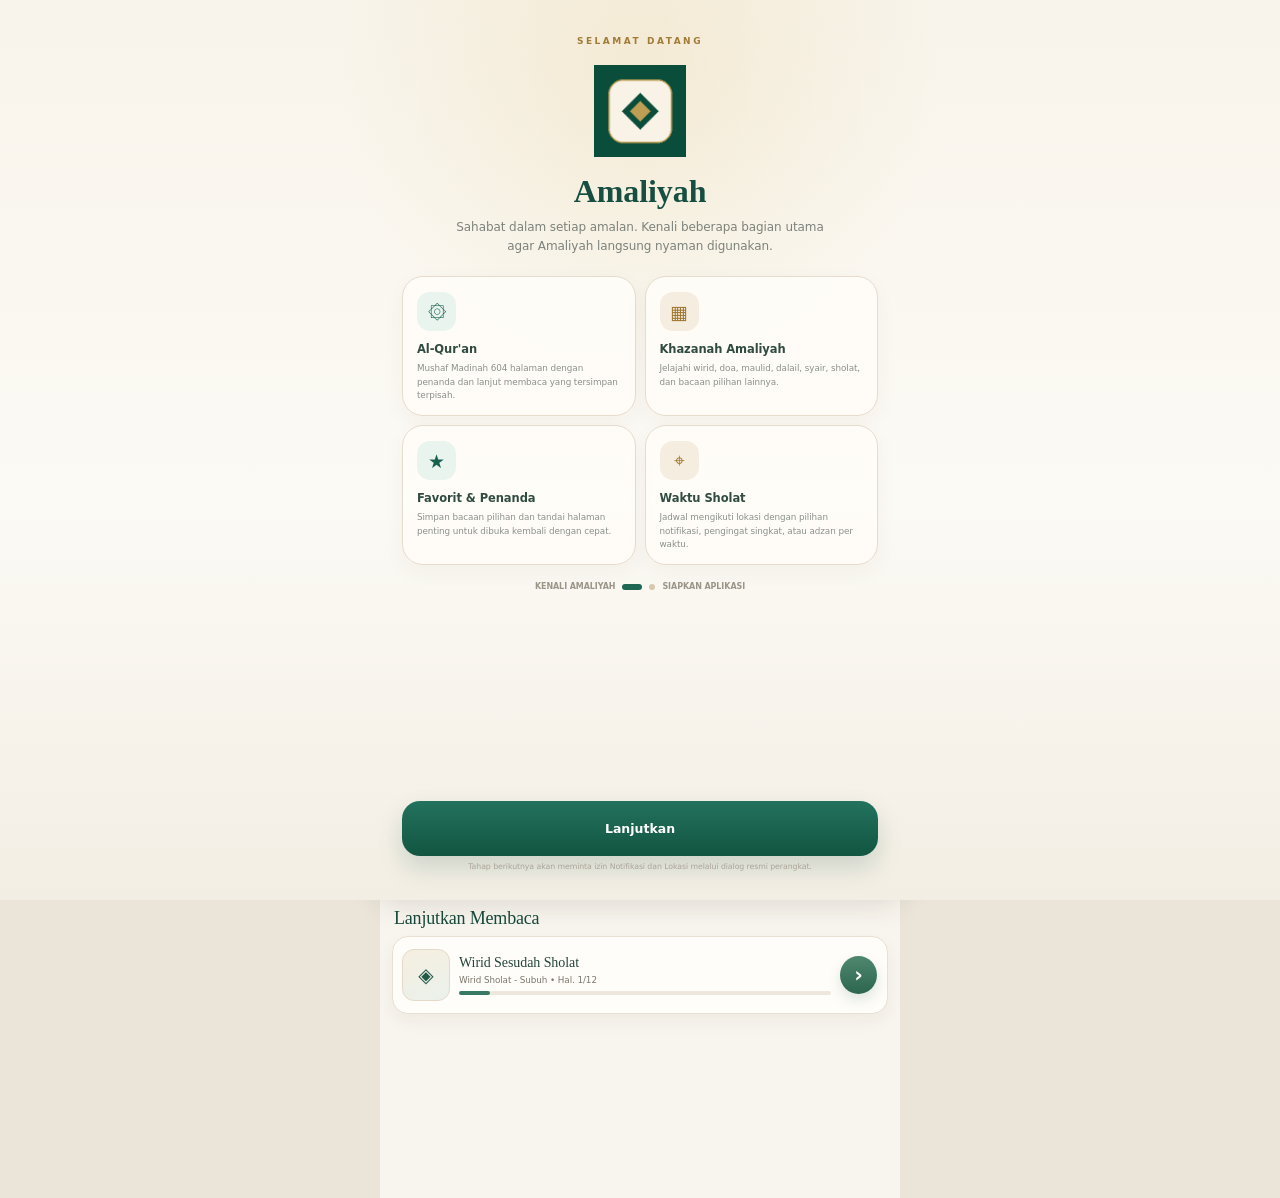
<file: index.html>
<!doctype html>
<html lang="id">
<head>
  <meta charset="utf-8">
  <meta name="viewport" content="width=device-width,initial-scale=1,viewport-fit=cover">
  <meta name="theme-color" content="#fbf8f1">
  <meta name="robots" content="noindex,nofollow,noarchive,nosnippet,noimageindex">
  <meta name="googlebot" content="noindex,nofollow,noarchive,nosnippet,noimageindex">
  <meta name="bingbot" content="noindex,nofollow,noarchive,nosnippet,noimageindex">
  <link rel="manifest" href="manifest.webmanifest">
  <link rel="icon" href="assets/icons/icon-192.png" sizes="192x192">
  <link rel="apple-touch-icon" href="assets/icons/icon-192.png">
  <link rel="stylesheet" href="style.css">
  <title>Amaliyah</title>
</head>
<body>
<div id="app">
  <header class="hero home-light-hero">
    <div class="top home-topbar">
      <div class="brand home-brand">
        <h1>Amaliyah</h1>
        <p>Sahabat dalam setiap amalan</p>
      </div>
      <div class="home-header-actions home-header-tools" aria-label="Aksi cepat">
        <button class="icon home-header-icon" type="button" onclick="showLibrary('Semua');setTimeout(toggleSearch,80)" aria-label="Cari khazanah" title="Cari khazanah">
          <svg viewBox="0 0 24 24" aria-hidden="true"><circle cx="11" cy="11" r="6.5"/><path d="m16 16 4 4"/></svg>
        </button>
        <button class="icon notif-icon home-header-icon" id="notifBtn" type="button" aria-label="Pengaturan notifikasi" title="Pengaturan notifikasi">
          <svg viewBox="0 0 24 24" aria-hidden="true"><path d="M18 8a6 6 0 0 0-12 0c0 7-3 7-3 9h18c0-2-3-2-3-9M10 21h4"/></svg>
        </button>
      </div>
    </div>
  </header>

  <main>
    <section class="card prayer prayer-premium-light">
      <div class="prayer-visual-stage">
        <img class="prayer-mosque-art" src="assets/home/prayer-mosque.webp" alt="" aria-hidden="true">
        <div class="prayer-visual-fade" aria-hidden="true"></div>
        <div class="prayer-copy-layer">
          <div class="prayer-head prayer-head-light">
            <div class="prayer-heading">
              <b>Waktu Sholat</b>
              <div id="location">📍 Izinkan lokasi untuk jadwal otomatis</div>
              <small id="dateText"></small>
              <small id="hijriDate" class="hijri"></small>
            </div>
            <button id="locBtn" class="location-btn prayer-location-btn" type="button" aria-label="Ubah lokasi"><span aria-hidden="true">⌖</span> Ubah</button>
          </div>
          <div class="current-prayer-display" aria-live="polite">
            <span id="currentPrayerTime">--:--</span>
            <small id="prayerCountdownValue">--:--:--</small>
            <em id="prayerCountdownTarget">menuju waktu berikutnya</em>
          </div>
        </div>
      </div>
      <div id="prayerTimes" class="times prayer-times-light"><span>Memuat jadwal…</span></div>
      <div id="nextPrayer" class="next prayer-next-summary">Jadwal menggunakan metode KEMENAG RI</div>
      <button id="monthlyBtn" class="monthly-link prayer-monthly-link" type="button">▣ Lihat Jadwal Bulanan <span>›</span></button>
    </section>

    <section class="quran-home-section" aria-labelledby="quranHomeTitle">
      <div class="section-head quran-section-head">
        <b id="quranHomeTitle">MUSHAF AL-QUR'AN</b>
        <span class="quran-separate-badge">Mushaf Khusus</span>
      </div>
      <article class="quran-home-card quran-home-card-light">
        <div class="quran-home-art" aria-hidden="true"><img src="assets/home/quran-card.webp" alt=""></div>
        <div class="quran-home-ornament" aria-hidden="true">۞</div>
        <div class="quran-home-copy">
          <span class="quran-home-kicker">MUSHAF MADINAH • 604 HALAMAN</span>
          <h2>Al-Qur'an Al-Karim</h2>
          <p id="quranHomeMeta">Baca Al-Qur'an dengan susunan halaman seperti mushaf.</p>
          <div class="quran-home-progress" aria-hidden="true"><i id="quranHomeProgress"></i></div>
        </div>
        <div class="quran-home-actions"><button class="quran-home-button quran-home-directory" id="quranDirectoryButton" type="button">Daftar Surah</button><button class="quran-home-button quran-home-continue" id="quranHomeButton" type="button">Lanjutkan <span>›</span></button></div>
      </article>
    </section>
    <section class="category-section">
      <div class="categories home-khazanah-seven">
        <button data-category-card="Surah Pilihan">
          <span class="category-icon" aria-hidden="true"></span>
          <b>Surah Pilihan</b><small>Memuat…</small>
        </button>
        <button data-category-card="Wirid">
          <span class="category-icon" aria-hidden="true"></span>
          <b>Wirid</b><small>Memuat…</small>
        </button>
        <button data-category-card="Doa">
          <span class="category-icon" aria-hidden="true"></span>
          <b>Doa Pilihan</b><small>Memuat…</small>
        </button>
        <button data-category-card="Sholat">
          <span class="category-icon" aria-hidden="true"></span>
          <b>Sholat</b><small>Memuat…</small>
        </button>
        <button data-category-card="Dalail & Istigfar">
          <span class="category-icon" aria-hidden="true"></span>
          <b>Dalail</b><small>Memuat…</small>
        </button>
        <button data-category-card="Maulid">
          <span class="category-icon" aria-hidden="true"></span>
          <b>Maulid</b><small>Memuat…</small>
        </button>
        <button data-category-card="Syair">
          <span class="category-icon" aria-hidden="true"></span>
          <b>Syair</b><small>Memuat…</small>
        </button>
        <button data-category-card="Semua" class="home-khazanah-all">
          <span class="category-icon" aria-hidden="true"></span>
          <b>Lihat Semua</b><small>Semua Khazanah</small>
        </button>
      </div>
    </section>

    <section id="favoritesSection" class="favorites-section hidden">
      <div class="section-head">
        <b>Favorit</b>
        <button class="link" type="button" onclick="showFavoritesManager()"><span class="favorite-manage-label">Kelola</span> <span aria-hidden="true">›</span></button>
      </div>
      <div id="favoriteBooks" class="favorite-strip" aria-label="Khazanah favorit"></div>
    </section>

    <section class="continue-home-section"><div class="section-title">Lanjutkan Membaca</div><article class="reading-card"><div class="home-book-icon" id="continueIcon">و</div><div class="grow"><h3 id="continueTitle">Wirdul Latif</h3><p id="lastPage">Belum dibaca</p><div class="progress"><i id="progressBar"></i></div></div><button class="primary" id="continueBtn">Baca →</button></article></section>




  </main>

</div>

<div id="categoryIndex" class="screen category-index-screen root-destination-screen hidden">
  <div class="screenbar category-index-bar root-screenbar">
    <span class="root-screen-spacer" aria-hidden="true"></span>
    <b>Semua Kategori</b>
    <span></span>
  </div>
  <div class="category-index-intro">
    <span class="category-index-intro-icon" aria-hidden="true">
      <svg viewBox="0 0 24 24"><rect x="4" y="4" width="6" height="6" rx="1"/><rect x="14" y="4" width="6" height="6" rx="1"/><rect x="4" y="14" width="6" height="6" rx="1"/><rect x="14" y="14" width="6" height="6" rx="1"/></svg>
    </span>
    <div><b>Jelajahi Kategori Khazanah</b><p>Pilih kategori untuk melihat khazanah yang tersedia.</p></div>
  </div>
  <div id="categoryDirectory" class="category-directory" aria-label="Daftar semua kategori"></div>
  <button id="allBooksCollectionBtn" class="all-books-collection" type="button" onclick="showLibrary('Semua')">
    <span class="all-books-collection-icon" aria-hidden="true">
      <svg viewBox="0 0 24 24"><path d="M5 4.5A2.5 2.5 0 0 1 7.5 2H12v18H7.5A2.5 2.5 0 0 0 5 22z"/><path d="M19 4.5A2.5 2.5 0 0 0 16.5 2H12v18h4.5A2.5 2.5 0 0 1 19 22z"/></svg>
    </span>
    <span class="all-books-collection-copy"><b>Koleksi Semua Khazanah</b><small id="allBooksCollectionCount">Lihat seluruh khazanah</small></span>
    <span class="all-books-collection-arrow" aria-hidden="true">›</span>
  </button>
</div>

<div id="library" class="screen hidden">
  <div class="screenbar">
    <button type="button" onclick="goBackInApp()">‹</button>
    <b>Daftar Khazanah</b>
    <button id="searchToggleBtn" class="icon-btn search-toggle" type="button" onclick="toggleSearch()" aria-label="Cari khazanah" title="Cari khazanah">
      <svg viewBox="0 0 24 24" aria-hidden="true"><circle cx="11" cy="11" r="6.5"/><path d="m16 16 4 4"/></svg>
    </button>
  </div>
  <div id="searchBox" class="search-box hidden">
    <svg viewBox="0 0 24 24" aria-hidden="true"><circle cx="11" cy="11" r="6.5"/><path d="m16 16 4 4"/></svg>
    <input id="searchInput" type="search" autocomplete="off" placeholder="Cari judul, bagian, kategori, atau tulisan Arab…" oninput="filterBooks()">
    <button id="clearSearchBtn" type="button" onclick="clearSearch()" aria-label="Hapus pencarian">×</button>
  </div>
  <div class="chips" id="categoryChips"></div>
  <div id="bookList" class="book-list" aria-live="polite"></div>
</div>


<div id="favoritesManager" class="screen favorites-manager-screen hidden">
  <div class="screenbar favorites-manager-bar">
    <button type="button" onclick="goBackInApp()" aria-label="Kembali">‹</button>
    <b>Kelola Favorit</b>
    <span></span>
  </div>
  <section class="favorites-manager-intro">
    <div class="favorites-manager-mark" aria-hidden="true">★</div>
    <div>
      <b>Atur Khazanah Favorit</b>
      <p>Urutan di halaman ini juga menjadi urutan Favorit di beranda.</p>
    </div>
  </section>
  <div id="favoritesManagerList" class="favorites-manager-list" aria-live="polite"></div>
  <p class="favorites-manager-help">Tekan dan geser pada komputer. Di HP, gunakan tombol ↑ dan ↓ untuk mengatur urutan dengan pasti.</p>
</div>

<div id="collection" class="screen hidden">
  <div class="screenbar">
    <button type="button" onclick="goBackInApp()">‹</button>
    <b id="collectionTitle">Koleksi</b>
    <span></span>
  </div>
  <div id="collectionMeta" class="collection-meta"></div>
  <div id="collectionList" class="book-list"></div>
</div>

<div id="monthly" class="screen hidden"><div class="screenbar"><button type="button" onclick="goBackInApp()">‹</button><b>Jadwal Sholat Bulanan</b><span></span></div><div class="month-switch"><button type="button" onclick="changeMonth(-1)">‹</button><b id="monthlyTitle"></b><button type="button" onclick="changeMonth(1)">›</button></div><div id="monthlyTable" aria-live="polite"></div></div>

<div id="bookmarks" class="screen root-destination-screen hidden">
  <div class="screenbar root-screenbar"><span class="root-screen-spacer" aria-hidden="true"></span><b>Penanda</b><span></span></div>
  <div class="bookmark-kind-tabs" role="tablist" aria-label="Jenis penanda">
    <button class="active" id="bookmarkPdfTab" type="button" role="tab" aria-selected="true" onclick="showBookmarkKind('pdf')">Khazanah</button>
    <button id="bookmarkQuranTab" type="button" role="tab" aria-selected="false" onclick="showBookmarkKind('quran')">Al-Qur'an</button>
  </div>
  <div id="bookmarkList" class="list-wrap"></div>
</div>
<div id="history" class="screen root-destination-screen hidden">
  <div class="screenbar history-screenbar root-screenbar">
    <span class="root-screen-spacer" aria-hidden="true"></span>
    <b>Riwayat Khazanah</b>
    <button id="clearHistoryBtn" class="screen-action-btn" type="button" onclick="clearAllHistory()" aria-label="Hapus semua riwayat" title="Hapus semua riwayat">
      <svg viewBox="0 0 24 24" aria-hidden="true"><path d="M4 7h16M9 7V4h6v3M7 7l1 13h8l1-13M10 11v5M14 11v5"/></svg>
    </button>
  </div>
  <div id="historyList" class="list-wrap"></div>
</div>
<div id="settings" class="screen root-destination-screen hidden settings-screen settings-minimal-modern">
  <div class="screenbar settings-topbar root-screenbar">
    <span class="root-screen-spacer" aria-hidden="true"></span>
    <div class="settings-title-wrap"><b>Pengaturan</b><small>Atur Amaliyah sesuai kebutuhanmu</small></div>
    <span></span>
  </div>

  <div class="settings-section-label">Sholat &amp; Adzan</div>
  <section class="settings-panel notification-card" id="notificationSettings">
    <div class="settings-row-head">
      <span class="settings-row-icon" aria-hidden="true"><svg viewBox="0 0 24 24"><path d="M18 8a6 6 0 0 0-12 0c0 7-3 7-3 9h18c0-2-3-2-3-9M10 21h4"/></svg></span>
      <div class="settings-row-copy">
        <h3>Notifikasi Sholat</h3>
        <p id="notificationStatusText">Memeriksa status notifikasi…</p>
      </div>
      <label class="switch" aria-label="Aktifkan notifikasi sholat">
        <input id="notificationMaster" type="checkbox" onchange="setNotificationMaster(this.checked)">
        <span class="switch-track"></span>
      </label>
    </div>

    <div id="notificationControls" class="notification-controls settings-inner-block">
      <div class="notification-label">Sholat yang diingatkan</div>
      <div class="prayer-toggle-grid">
        <label><input type="checkbox" data-prayer-notif="Subuh"> <span>Subuh</span></label>
        <label><input type="checkbox" data-prayer-notif="Dzuhur"> <span>Dzuhur</span></label>
        <label><input type="checkbox" data-prayer-notif="Ashar"> <span>Ashar</span></label>
        <label><input type="checkbox" data-prayer-notif="Maghrib"> <span>Maghrib</span></label>
        <label><input type="checkbox" data-prayer-notif="Isya"> <span>Isya</span></label>
      </div>
      <label class="notification-reminder settings-select-row">
        <span><b>Waktu pengingat</b><small>Kapan pengingat ditampilkan</small></span>
        <select id="notificationLead" onchange="saveNotificationSettings()">
          <option value="0">Tepat waktu</option>
          <option value="5">5 menit sebelum</option>
          <option value="10">10 menit sebelum</option>
          <option value="15">15 menit sebelum</option>
        </select>
      </label>
    </div>

    <div class="notification-action-row settings-action-row">
      <button id="notificationPermissionBtn" class="primary notification-permission-btn" type="button" onclick="requestNotifications()">Aktifkan Izin</button>
      <button id="notificationTestBtn" class="secondary notification-test-btn" type="button" onclick="testPushNotification()">Tes Notifikasi</button>
    </div>
    <small class="notification-note settings-note" id="notificationPushNote">Pengingat tetap dapat diterima saat aplikasi ditutup.</small>
  </section>

  <section class="settings-panel adhan-settings-card hidden" id="adhanSettings">
    <div class="settings-row-head settings-row-head-static">
      <span class="settings-row-icon" aria-hidden="true"><svg viewBox="0 0 24 24"><path d="M5 9v6h4l5 4V5L9 9H5zM17 9a4 4 0 0 1 0 6M19 6a8 8 0 0 1 0 12"/></svg></span>
      <div class="settings-row-copy"><h3>Suara Waktu Sholat</h3><p id="adhanStatusText">Memeriksa kesiapan suara…</p></div>
    </div>
    <div class="adhan-mode-grid settings-choice-list" role="radiogroup" aria-label="Pilihan suara waktu sholat">
      <label class="adhan-mode-option"><input type="radio" name="adhanMode" value="notification" onchange="setAdhanMode(this.value)"><span><b>Tanpa Suara</b><small>Hanya notifikasi waktu sholat</small></span></label>
      <label class="adhan-mode-option"><input type="radio" name="adhanMode" value="short" onchange="setAdhanMode(this.value)"><span><b>Pengingat Singkat</b><small>Cuplikan adzan sekitar 12 detik</small></span></label>
      <label class="adhan-mode-option"><input type="radio" name="adhanMode" value="full" onchange="setAdhanMode(this.value)"><span><b>Adzan Lengkap</b><small>Berbunyi tepat ketika masuk waktu sholat</small></span></label>
    </div>
    <div class="notification-action-row adhan-action-row settings-action-row">
      <button id="adhanExactAlarmBtn" class="primary" type="button" onclick="requestAdhanExactAlarm()">Izinkan Ketepatan Waktu</button>
      <button id="adhanTestBtn" class="secondary" type="button" onclick="testAdhanSound()">Tes Suara</button>
      <button id="adhanStopBtn" class="secondary" type="button" onclick="stopAdhanSound()">Hentikan</button>
    </div>
    <small class="notification-note settings-note">Subuh memakai audio Subuh. Sholat lainnya memakai adzan biasa.</small>
  </section>

  <div class="settings-section-label">Lokasi &amp; Al-Qur'an</div>
  <section class="settings-panel settings-simple-panel">
    <div class="settings-row-head settings-row-head-static">
      <span class="settings-row-icon" aria-hidden="true"><svg viewBox="0 0 24 24"><path d="M12 21s7-6 7-12a7 7 0 1 0-14 0c0 6 7 12 7 12z"/><circle cx="12" cy="9" r="2.3"/></svg></span>
      <div class="settings-row-copy"><h3>Lokasi Sholat</h3><p id="settingsLocation">Gunakan lokasi perangkat untuk jadwal sholat.</p></div>
    </div>
    <button class="settings-wide-button primary" type="button" onclick="getPrayerTimes()">Gunakan Lokasi Saya</button>
  </section>

  <section class="settings-panel quran-offline-settings" data-quran-offline-ui>
    <div class="settings-row-head settings-row-head-static quran-offline-settings-head">
      <span class="settings-row-icon" aria-hidden="true"><svg viewBox="0 0 24 24"><path d="M5 4.5A2.5 2.5 0 0 1 7.5 2H12v18H7.5A2.5 2.5 0 0 0 5 22z"/><path d="M19 4.5A2.5 2.5 0 0 0 16.5 2H12v18h4.5A2.5 2.5 0 0 1 19 22z"/></svg></span>
      <div class="settings-row-copy"><h3>Al-Qur'an Tanpa Internet</h3><p data-quran-offline-status>Memeriksa penyimpanan Al-Qur'an…</p></div>
      <strong data-quran-offline-percent>0%</strong>
    </div>
    <div class="settings-offline-progress"><i data-quran-offline-progress></i></div>
    <div class="settings-offline-count"><span data-quran-offline-count>0 / 604 halaman</span><span>Hanya Mushaf</span></div>
    <div class="settings-offline-actions"><button class="primary" data-quran-offline-download type="button">Unduh Al-Qur'an</button><button class="secondary" data-quran-offline-clear type="button" hidden>Hapus Data Tersimpan</button></div>
    <small class="quran-offline-policy settings-note">Khazanah lainnya tetap membutuhkan koneksi internet.</small>
  </section>

  <div class="settings-section-label">Data Aplikasi</div>
  <section class="settings-panel migration-backup-card">
    <div class="settings-row-head settings-row-head-static">
      <span class="settings-row-icon" aria-hidden="true"><svg viewBox="0 0 24 24"><path d="M12 3 5 6v5c0 4.6 2.8 8.4 7 10 4.2-1.6 7-5.4 7-10V6z"/><path d="m9 12 2 2 4-4"/></svg></span>
      <div class="settings-row-copy"><h3>Cadangkan Data Aplikasi</h3><p>Simpan progres, favorit, penanda, riwayat, lokasi, dan pengaturan.</p></div>
    </div>
    <a class="settings-wide-button primary" href="migration-backup.html">Buka Cadangan Data</a>
    <small class="quran-offline-policy settings-note">Halaman Al-Qur'an yang diunduh dapat diunduh ulang dan tidak ikut cadangan.</small>
  </section>

  <div class="settings-section-label">Tentang</div>
  <section class="settings-panel about-app-card settings-about-panel">
    <div class="about-app-mark" aria-label="Logo Amaliyah"><span class="about-app-fallback">A</span><img src="assets/icons/icon-192.png" alt="" onerror="this.remove()"></div>
    <div class="about-app-copy"><span class="about-app-kicker">AMALIYAH</span><h3>Khazanah Harian Muslim</h3><p>Teman untuk membaca, mengingat, dan menjaga amaliyah harian.</p><div class="developer-line"><span>Dikembangkan oleh</span><strong>elmahbub.my.id</strong></div></div>
  </section>
  <button class="settings-help-button" type="button" onclick="showOnboarding(true)">
    <span aria-hidden="true">?</span>
    <span><b>Petunjuk Singkat</b><small>Lihat kembali cara menggunakan bagian utama Amaliyah.</small></span>
    <i aria-hidden="true">›</i>
  </button>
</div>



  <nav id="globalBottomNav" class="bottom-nav global-bottom-nav" aria-label="Navigasi utama">
    <button class="active" data-nav-key="home" type="button" onclick="showHome()" aria-label="Beranda">
      <svg class="nav-icon" viewBox="0 0 24 24" aria-hidden="true"><path d="M3 11.5 12 4l9 7.5M5.5 10.5V20h13v-9.5M9.5 20v-6h5v6"/></svg><span>Beranda</span>
    </button>
    <button data-nav-key="categories" type="button" onclick="showCategories()" aria-label="Kategori">
      <svg class="nav-icon" viewBox="0 0 24 24" aria-hidden="true"><rect x="4" y="4" width="6" height="6" rx="1"/><rect x="14" y="4" width="6" height="6" rx="1"/><rect x="4" y="14" width="6" height="6" rx="1"/><rect x="14" y="14" width="6" height="6" rx="1"/></svg><span>Kategori</span>
    </button>
    <button data-nav-key="bookmarks" type="button" onclick="showBookmarks()" aria-label="Penanda">
      <svg class="nav-icon" viewBox="0 0 24 24" aria-hidden="true"><path d="M7 4.5A1.5 1.5 0 0 1 8.5 3h7A1.5 1.5 0 0 1 17 4.5V21l-5-3-5 3z"/></svg><span>Penanda</span>
    </button>
    <button data-nav-key="history" type="button" onclick="showHistory()" aria-label="Riwayat">
      <svg class="nav-icon" viewBox="0 0 24 24" aria-hidden="true"><path d="M4 12a8 8 0 1 0 2.3-5.7L4 8.6M4 4v4.6h4.6M12 7.5V12l3 2"/></svg><span>Riwayat</span>
    </button>
    <button data-nav-key="settings" type="button" onclick="showSettings()" aria-label="Pengaturan">
      <svg class="nav-icon settings-nav-icon" viewBox="0 0 24 24" aria-hidden="true"><circle cx="12" cy="12" r="2.7"/><path d="M12 3.2v2.1M12 18.7v2.1M20.8 12h-2.1M5.3 12H3.2M18.22 5.78l-1.49 1.49M7.27 16.73l-1.49 1.49M18.22 18.22l-1.49-1.49M7.27 7.27 5.78 5.78"/></svg><span>Pengaturan</span>
    </button>
  </nav>

<script src="icon-library.js"></script>
<script src="quran-config.js"></script>
<script src="quran-offline.js"></script>
<script type="module" src="app.js"></script>
<script src="announcement.js"></script>
<script>
/* V2.38.7 — ikon Bacaan Terakhir/Favorit mengikuti kategori.
   Diletakkan di index agar pembaruan website langsung berlaku di APK. */
(()=>{
  const iconOptions=window.AMALIYAH_CATEGORY_ICON_OPTIONS||[];
  const icons=Object.fromEntries(iconOptions.map(icon=>[icon.key,icon.svg]));
  let items=[];
  let categoryIcons={};

  function categoryKey(value){
    const configured=String(categoryIcons[value]||'').toLocaleLowerCase('id-ID');
    if(Object.prototype.hasOwnProperty.call(icons,configured))return configured;
    const text=String(value||'').toLocaleLowerCase('id-ID');
    if(text.includes('qur'))return 'quran';
    if(text.includes('wirid'))return 'wirid';
    if(text.includes('doa'))return 'doa';
    if(text.includes('maulid'))return 'maulid';
    if(text.includes('dalail'))return 'dalail';
    if(text.includes('syair'))return 'syair';
    if(text.includes('khutbah'))return 'khutbah';
    return 'other';
  }
  function decorate(node,category){
    if(!node)return;
    const key=categoryKey(category);
    if(node.dataset.categoryIcon===key && node.querySelector('svg'))return;
    node.dataset.categoryIcon=key;
    node.setAttribute('aria-label',`Kategori ${category||'Lainnya'}`);
    node.innerHTML=`<svg viewBox="0 0 24 24" aria-hidden="true">${icons[key]||icons.other||''}</svg>`;
  }
  function itemFromFavoriteKey(key){
    const value=String(key||'');
    const id=value.startsWith('item:')
      ? value.slice(5)
      : value.startsWith('part:') ? value.slice(5).split(':')[0] : '';
    return items.find(item=>item.id===id);
  }
  function refreshCategoryIcons(){
    if(!items.length)return;
    const lastId=localStorage.getItem('amaliyah:lastItem');
    const lastItem=items.find(item=>item.id===lastId);
    if(lastItem)decorate(document.querySelector('#continueIcon'),lastItem.category);
    document.querySelectorAll('#favoriteBooks [data-fav-key]').forEach(card=>{
      const item=itemFromFavoriteKey(card.dataset.favKey);
      if(item)decorate(card.querySelector('.favorite-icon'),item.category);
    });
  }

  new MutationObserver(refreshCategoryIcons).observe(document.body,{
    childList:true,subtree:true,characterData:true
  });
  fetch('./books.json',{cache:'no-store'})
    .then(response=>response.json())
    .then(catalog=>{
      items=Array.isArray(catalog.items)?catalog.items:[];
      categoryIcons=catalog.categoryIcons&&typeof catalog.categoryIcons==='object'?catalog.categoryIcons:{};
      refreshCategoryIcons();
    })
    .catch(()=>{});
})();
</script>
</body>
</html>
</file>
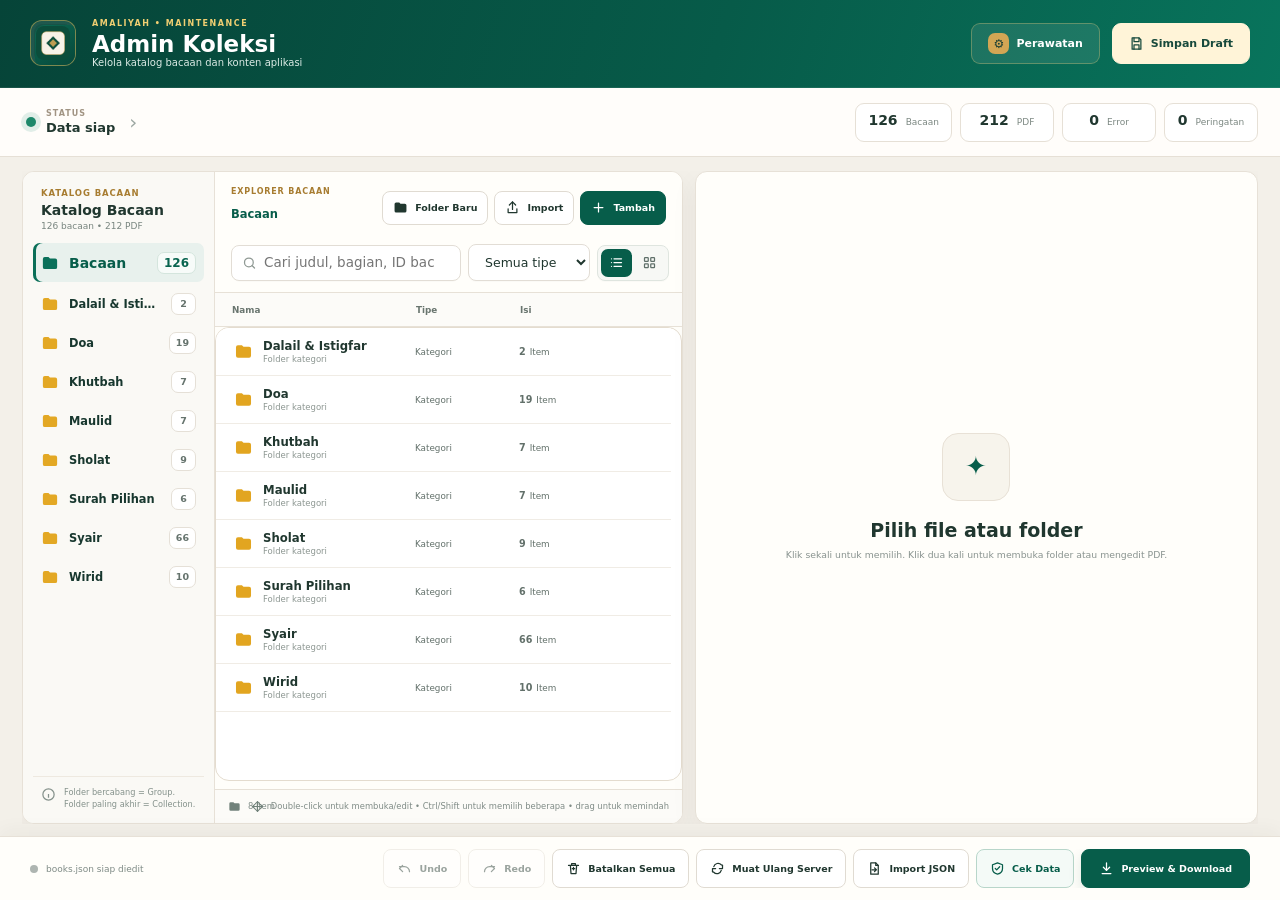
<file: admin.html>
<!doctype html>
<html lang="id">
<head>
  <meta charset="utf-8">
  <meta name="viewport" content="width=device-width,initial-scale=1,viewport-fit=cover">
  <meta name="theme-color" content="#075b49">
  <meta name="color-scheme" content="light">
  <meta name="robots" content="noindex,nofollow,noarchive,nosnippet,noimageindex">
  <meta name="googlebot" content="noindex,nofollow,noarchive,nosnippet,noimageindex">
  <meta name="bingbot" content="noindex,nofollow,noarchive,nosnippet,noimageindex">
  <title>Admin Koleksi — Amaliyah</title>
  <link rel="stylesheet" href="admin.css">
</head>
<body>
  <header class="topbar">
    <div class="brand">
      <div class="brand-mark" aria-label="Logo Amaliyah">
        <span class="brand-fallback">A</span>
        <img src="assets/icons/icon-192.png" alt="" onerror="this.remove()">
      </div>
      <div class="brand-app">
        <b>AMALIYAH</b>
        <small>Sahabat Ibadah Harian</small>
      </div>
      <span class="brand-divider" aria-hidden="true"></span>
      <div class="brand-admin">
        <small>AMALIYAH • MAINTENANCE</small>
        <h1>Admin Koleksi</h1>
        <p>Kelola katalog bacaan dan konten aplikasi</p>
      </div>
    </div>

    <div class="top-actions">
      <button id="maintenanceBtn" class="top-btn maintenance-action" type="button" title="Buka pusat perawatan Admin">
        <span class="maintenance-btn-icon" aria-hidden="true">⚙</span><b>Perawatan</b>
      </button>
      <button id="saveDraftBtn" class="top-btn primary-soft" type="button" title="Simpan draft lokal">
        <span class="ui-icon i-save" aria-hidden="true"></span><b>Simpan Draft</b>
      </button>

      <!-- Shortcut lama tetap dipertahankan di DOM agar fungsi lama tidak berubah.
           Semua alat sekarang diakses dari Pusat Perawatan. -->
      <span class="legacy-maintenance-shortcuts" aria-hidden="true">
        <button id="rebuildCatalogBtn" type="button" tabindex="-1"></button>
        <button id="pathRepairBtn" type="button" tabindex="-1"></button>
        <button id="healthCheckBtn" type="button" tabindex="-1"></button>
        <button id="backupBtn" type="button" tabindex="-1"></button>
      </span>
    </div>
  </header>

  <section class="workspace-strip">
    <div class="workspace-inner">
      <button id="workspaceStatusBtn" class="workspace-stat status-action" type="button" title="Lihat detail kesehatan data">
        <span id="workspaceStatusDot" class="status-dot"></span>
        <span>
          <small>STATUS</small>
          <b id="workspaceStatus">Memuat books.json…</b>
        </span>
        <span class="status-chevron">›</span>
      </button>

      <div class="workspace-metrics">
        <span><b id="metricItems">0</b><small>Bacaan</small></span>
        <span><b id="metricPdf">0</b><small>PDF</small></span>
        <button id="metricErrorsBtn" type="button" class="metric-action"><b id="metricErrors">0</b><small>Error</small></button>
        <button id="metricWarningsBtn" type="button" class="metric-action"><b id="metricWarnings">0</b><small>Peringatan</small></button>
      </div>
    </div>
  </section>

  <main class="layout">
    <section class="sidebar explorer-workspace card">
      <aside class="category-pane">
        <div class="category-pane-head">
          <span class="eyebrow">KATALOG BACAAN</span>
          <b>Katalog Bacaan</b>
          <small id="catalogInfo">Memuat…</small>
        </div>

        <button id="categoryRootBtn" class="category-root active" type="button">
          <span class="tree-folder root-folder" aria-hidden="true"></span>
          <span class="root-label">Bacaan</span>
          <span id="categoryRootCount" class="tree-count" aria-label="Jumlah bacaan">0</span>
        </button>
        <div id="categoryTree" class="category-tree" aria-label="Daftar kategori"></div>

        <div class="category-pane-note">
          <span class="ui-icon i-info" aria-hidden="true"></span>
          <small>Folder bercabang = Group. Folder paling akhir = Collection.</small>
        </div>
      </aside>

      <section class="browser-pane">
        <div class="browser-head">
          <div>
            <span class="eyebrow">EXPLORER BACAAN</span>
            <nav id="explorerBreadcrumb" class="explorer-breadcrumb" aria-label="Lokasi Explorer"></nav>
          </div>
          <div class="sidebar-add-actions">
            <button id="newFolderBtn" class="ghost small icon-label" type="button" title="Buat folder kosong"><span class="ui-icon i-folder" aria-hidden="true"></span><span>Folder Baru</span></button>
            <button id="batchImportBtn" class="ghost small icon-label" type="button"><span class="ui-icon i-import" aria-hidden="true"></span><span>Import</span></button>
            <button id="addItemBtn" class="primary small icon-label" type="button"><span class="ui-icon i-plus" aria-hidden="true"></span><span>Tambah</span></button>
          </div>
        </div>

        <div class="toolbar explorer-toolbar">
          <div class="search-wrap">
            <span class="ui-icon i-search" aria-hidden="true"></span>
            <input id="searchInput" type="search" placeholder="Cari judul, bagian, ID bacaan…">
          </div>
          <select id="categoryFilter" aria-label="Filter kategori"></select>
          <select id="typeFilter" aria-label="Filter tipe">
            <option value="">Semua tipe</option>
            <option value="single">Single</option>
            <option value="collection">Collection</option>
            <option value="group">Group</option>
          </select>
          <div class="view-switch" aria-label="Tampilan Explorer">
            <button id="listViewBtn" type="button" class="view-btn active" title="List" aria-label="Tampilan list"><span class="ui-icon i-list" aria-hidden="true"></span></button>
            <button id="gridViewBtn" type="button" class="view-btn" title="Grid" aria-label="Tampilan grid"><span class="ui-icon i-grid" aria-hidden="true"></span></button>
          </div>
        </div>

        <div id="explorerListHead" class="explorer-list-head" aria-hidden="true">
          <span>Nama</span><span>Tipe</span><span>Isi</span><span></span>
        </div>
        <div id="itemList" class="item-list"></div>

        <div class="sidebar-foot explorer-statusbar">
          <span class="explorer-status-left"><span class="ui-icon i-folder" aria-hidden="true"></span><small id="explorerItemCount">0 item</small></span>
          <span class="explorer-status-right"><span class="ui-icon i-move" aria-hidden="true"></span><small>Double-click untuk membuka/edit • Ctrl/Shift untuk memilih beberapa • drag untuk memindah</small></span>
        </div>
      </section>
    </section>

    <section class="editor card">
      <div id="emptyEditor" class="empty-editor">
        <div class="empty-ornament">✦</div>
        <h2>Pilih file atau folder</h2>
        <p>Klik item di Explorer untuk melihat detail dan mengedit. PDF private di R2 tidak akan terhapus otomatis.</p>
      </div>

      <div id="categoryInspector" class="category-inspector hidden">
        <div class="category-inspector-head">
          <div>
            <span class="eyebrow">FOLDER KATEGORI</span>
            <h2 id="categoryInspectorTitle">Kategori</h2>
            <p id="categoryInspectorMeta">Bacaan › Kategori</p>
          </div>
          <span id="categoryInspectorBadge" class="badge neutral">Kategori</span>
        </div>

        <div class="category-inspector-card">
          <span id="categoryIconPreview" class="category-inspector-icon" aria-hidden="true"></span>
          <span>
            <b id="categoryInspectorCount">0 item</b>
            <small id="categoryInspectorHelp">Kategori adalah folder paling atas di dalam Bacaan.</small>
          </span>
        </div>

        <label class="field">
          <span>Nama Kategori</span>
          <input id="categoryNameInput" type="text" autocomplete="off">
          <small>Rename kategori akan memperbarui semua bacaan di dalamnya.</small>
        </label>

        <fieldset class="category-icon-field">
          <legend>Ikon Kategori</legend>
          <label class="category-icon-search">
            <span aria-hidden="true">⌕</span>
            <input id="categoryIconSearch" type="search" placeholder="Cari ikon, misalnya masjid…" autocomplete="off">
          </label>
          <div id="categoryIconPicker" class="category-icon-picker" aria-label="Pilih ikon kategori"></div>
          <p id="categoryIconEmpty" class="category-icon-empty hidden">Ikon tidak ditemukan.</p>
          <small>Ikon dipakai pada Beranda, halaman Semua Kategori, Bacaan Terakhir, dan Favorit.</small>
        </fieldset>

        <div id="categoryInspectorError" class="form-error hidden" role="alert"></div>

        <div class="category-inspector-actions">
          <button id="deleteCategoryBtn" class="danger ghost" type="button">Hapus Kategori</button>
          <button id="renameCategoryBtn" class="primary" type="button">Simpan Nama</button>
        </div>
      </div>

      <div id="partInspector" class="part-inspector hidden">
        <div class="part-inspector-head">
          <div>
            <span class="eyebrow">FILE / BAGIAN</span>
            <h2 id="partInspectorTitle">Bagian</h2>
            <p id="partInspectorPath">—</p>
          </div>
          <button id="partInspectorEditBtn" class="primary small icon-label" type="button"><span class="ui-icon i-edit" aria-hidden="true"></span><span>Edit Bagian</span></button>
        </div>

        <div class="part-inspector-grid">
          <div class="part-property">
            <span>Collection / Group</span>
            <b id="partInspectorParent">—</b>
          </div>
          <div class="part-property">
            <span>Jumlah Halaman</span>
            <b id="partInspectorPages">—</b>
          </div>
          <div class="part-property span-2">
            <span>PDF</span>
            <b id="partInspectorFile">—</b>
          </div>
          <div class="part-property span-2 technical-property">
            <span>ID Bagian</span>
            <code id="partInspectorId">—</code>
          </div>
          <div class="part-property span-2 technical-property">
            <span>R2 Key</span>
            <code id="partInspectorR2">—</code>
          </div>
        </div>

        <div class="part-inspector-note">
          <span class="ui-icon i-info" aria-hidden="true"></span>
          <span><b>Klik sekali hanya memilih file.</b><small>Gunakan Edit Bagian, ikon edit, atau double-click untuk membuka editor bagian.</small></span>
        </div>
      </div>

      <div id="editorContent" class="hidden">
        <div class="editor-title-row">
          <div class="editor-title-copy">
            <span class="editor-kicker">EDITOR BACAAN</span>
            <div class="title-badges">
              <small id="editorTypeBadge" class="badge"></small>
              <small id="editorCategoryBadge" class="badge neutral"></small>
            </div>
            <h2 id="editorHeading">Edit Bacaan</h2>
            <small id="editorMeta"></small>
          </div>

          <div class="editor-actions">
            <button id="previewBtn" class="ghost" type="button">Preview</button>
            <button id="deleteItemBtn" class="danger ghost" type="button">Hapus</button>
          </div>
        </div>

        <div class="preview-inline">
          <div id="liveCardPreview" class="mini-book-card">
            <span class="mini-book-copy">
              <small id="previewCategory">KATEGORI</small>
              <b id="previewTitle">Judul Bacaan</b>
            </span>
            <span id="previewType" class="mini-type">SINGLE</span>
          </div>
        </div>

        <div class="form-grid">
          <label class="field span-2">
            <span>Judul Tampilan</span>
            <input id="titleInput" type="text" autocomplete="off">
            <small>Boleh diubah tanpa mengganti nama file PDF atau ID.</small>
          </label>

          <label class="field">
            <span>Kategori</span>
            <input id="categoryInput" list="categoryOptions" type="text" autocomplete="off">
            <datalist id="categoryOptions"></datalist>
            <small>Boleh memakai kategori lama atau mengetik kategori baru.</small>
          </label>

          <label class="field location-field">
            <span>Lokasi / Folder</span>
            <select id="locationInput"></select>
            <small id="locationPathText">Lokasi saat ini: —</small>
          </label>

          <label class="field">
            <span>Tipe</span>
            <select id="typeInput">
              <option value="single">Single</option>
              <option value="collection">Collection</option>
              <option value="group">Group</option>
            </select>
            <small>Collection memiliki alur bagian; Group adalah kumpulan bebas.</small>
          </label>

          <div class="auto-managed-note">
            <span class="auto-managed-icon">✓</span>
            <span><b>Detail teknis dikelola otomatis.</b><small>ID, slug, dan key tidak perlu Kakak atur manual.</small></span>
          </div>

          <details class="technical-details span-2">
            <summary>Detail teknis <small>opsional dilihat</small></summary>
            <div class="technical-grid">
              <label class="field">
                <span>ID Bacaan</span>
                <input id="idInput" type="text" readonly>
                <small>Dikunci agar progres, favorit, riwayat, dan bookmark lama aman.</small>
              </label>
            </div>
          </details>

        </div>

        <div id="singleFields" class="section-box hidden">
          <div class="section-heading">
            <div>
              <span class="eyebrow">PDF TUNGGAL</span>
              <b>File Bacaan</b>
              <small>Path ini adalah path virtual yang dipetakan ke object key R2 private.</small>
            </div>
          </div>

          <div class="pdf-workflow-grid">
            <div class="pdf-picker-card">
              <div class="pdf-picker-copy">
                <span class="field-title">PDF Bacaan</span>
                <b id="singlePdfName">Belum memilih file baru</b>
                <small>Pilih PDF jika ingin mengisi atau mengganti nama file. File fisik tetap diunggah ke R2.</small>
                <small id="singlePageStatus" class="page-status">Jumlah halaman dibaca otomatis dari PDF.</small>
              </div>
              <div class="pdf-picker-actions">
                <button id="singlePdfChooseBtn" class="ghost accent" type="button">Pilih PDF</button>
                <button id="singlePagesEditBtn" class="text-action" type="button">Koreksi halaman</button>
              </div>
              <input id="singlePdfPicker" type="file" accept="application/pdf,.pdf" hidden>
            </div>
          </div>

          <details class="technical-details pdf-technical" id="singleTechnicalDetails">
            <summary>Alamat PDF di R2 <small>dibuat otomatis</small></summary>
            <div class="technical-grid">
              <label class="field span-2">
                <span>Path Virtual</span>
                <input id="singleFileInput" type="text" autocomplete="off" placeholder="assets/pdf-v2/.../nama-file.pdf" readonly>
                <small id="singleR2Key" class="r2-key">R2 key: —</small>
              </label>
              <label class="field page-correction-field">
                <span>Koreksi Jumlah Halaman</span>
                <input id="singlePagesInput" type="number" min="1">
                <small>Biasanya tidak perlu diubah. Gunakan hanya jika hasil otomatis tidak sesuai.</small>
              </label>
              <button id="editSinglePathBtn" class="ghost tiny technical-edit-btn" type="button">Edit teknis</button>
            </div>
          </details>
        </div>

        <div id="partsSection" class="section-box hidden">
          <div class="section-heading">
            <div>
              <span class="eyebrow" id="partsEyebrow">STRUKTUR</span>
              <b id="partsHeading">Bagian</b>
              <small>Urutan di sini adalah urutan yang dipakai aplikasi.</small>
            </div>
            <div class="part-add-actions">
              <button id="addExistingPartBtn" class="ghost small" type="button">Ambil dari Daftar Bacaan</button>
              <button id="addPartBtn" class="primary small" type="button">+ PDF Baru</button>
            </div>
          </div>

          <div id="partsList" class="parts-list"></div>
        </div>

        <section class="validation-panel">
          <div class="section-heading">
            <div>
              <span class="eyebrow">VALIDASI ITEM</span>
              <b>Kesehatan Data</b>
              <small>Pengecekan otomatis untuk item yang sedang dipilih.</small>
            </div>
          </div>
          <div id="itemValidation" class="validation-list"></div>
        </section>
      </div>
    </section>
  </main>

  <footer class="bottom-actions">
    <div class="status">
      <span id="dirtyDot"></span>
      <span id="statusText">Belum ada perubahan</span>
    </div>

    <div class="actions">
      <button id="undoStepBtn" class="ghost icon-label" type="button" disabled title="Undo (Ctrl+Z)"><span class="ui-icon i-undo" aria-hidden="true"></span><span>Undo</span></button>
      <button id="redoStepBtn" class="ghost icon-label" type="button" disabled title="Redo (Ctrl+Y / Ctrl+Shift+Z)"><span class="ui-icon i-redo" aria-hidden="true"></span><span>Redo</span></button>
      <button id="undoBtn" class="ghost icon-label" type="button"><span class="ui-icon i-trash-restore" aria-hidden="true"></span><span>Batalkan Semua</span></button>
      <button id="reloadBtn" class="ghost icon-label" type="button"><span class="ui-icon i-refresh" aria-hidden="true"></span><span>Muat Ulang Server</span></button>
      <button id="importBtn" class="ghost icon-label" type="button"><span class="ui-icon i-file-import" aria-hidden="true"></span><span>Import JSON</span></button>
      <input id="importFile" type="file" accept=".json,application/json" hidden>
      <button id="validateBtn" class="ghost accent icon-label" type="button"><span class="ui-icon i-shield" aria-hidden="true"></span><span>Cek Data</span></button>
      <button id="exportBtn" class="primary icon-label" type="button"><span class="ui-icon i-download" aria-hidden="true"></span><span>Preview & Download</span></button>
    </div>
  </footer>

  <!-- Dialog tambah/edit bagian -->
  <dialog id="partDialog">
    <form class="dialog-card part-dialog-card" id="partForm" novalidate>
      <div class="dialog-head">
        <div>
          <small id="partDialogMode">BAGIAN</small>
          <h3 id="partDialogTitle">Tambah Bagian</h3>
        </div>
        <button id="closePartDialogBtn" class="icon-btn dark" type="button" aria-label="Tutup">✕</button>
      </div>

      <div id="partFormError" class="form-error hidden" role="alert"></div>

      <label class="field">
        <span>Judul Bagian</span>
        <input id="partTitleInput" autocomplete="off" placeholder="Contoh: Pembukaan">
      </label>

      <div class="pdf-picker-card dialog-pdf-picker">
        <div class="pdf-picker-copy">
          <span class="field-title">PDF Bacaan</span>
          <b id="partPdfName">Belum memilih PDF</b>
          <small>Pilih file agar ID, path virtual, dan R2 key dibuat otomatis.</small>
          <small id="partPageStatus" class="page-status">Jumlah halaman dibaca otomatis dari PDF.</small>
        </div>
        <button id="partPdfChooseBtn" class="ghost accent" type="button">Pilih PDF</button>
        <input id="partPdfPicker" type="file" accept="application/pdf,.pdf" hidden>
      </div>

      <div class="auto-managed-note compact-note">
        <span class="auto-managed-icon">✓</span>
        <span><b>Teknis otomatis</b><small>ID, path, key, dan jumlah halaman normalnya tidak perlu diketik.</small></span>
      </div>

      <details class="technical-details dialog-technical" id="partTechnicalDetails">
        <summary>Detail teknis <small>opsional dilihat</small></summary>
        <div class="technical-grid">
          <label class="field">
            <span>ID Bagian</span>
            <input id="partIdInput" autocomplete="off" readonly>
          </label>
          <label class="field">
            <span>Path Virtual</span>
            <input id="partFileInput" autocomplete="off" placeholder="assets/pdf-v2/.../nama-file.pdf" readonly>
            <small id="partR2Key" class="r2-key">R2 key: —</small>
          </label>
          <label class="field page-correction-field">
            <span>Koreksi Jumlah Halaman</span>
            <input id="partPagesInput" type="number" min="1" value="1">
            <small>Gunakan hanya jika deteksi otomatis gagal atau tidak sesuai.</small>
          </label>
          <button id="editPartPathBtn" class="ghost tiny technical-edit-btn" type="button">Edit teknis</button>
        </div>
      </details>

      <div class="dialog-actions sticky-dialog-actions">
        <button id="cancelPartBtn" class="ghost" type="button">Batal</button>
        <button id="savePartBtn" class="primary" type="button">Simpan Bagian</button>
      </div>
    </form>
  </dialog>

  <!-- Dialog folder kosong baru -->
  <dialog id="newFolderDialog">
    <form class="dialog-card new-folder-dialog-card" id="newFolderForm" novalidate>
      <div class="dialog-head">
        <div>
          <small>EXPLORER BACAAN</small>
          <h3>Folder Baru</h3>
        </div>
        <button id="closeNewFolderBtn" class="icon-btn dark" type="button" aria-label="Tutup">✕</button>
      </div>

      <div class="new-folder-note">
        <span class="new-folder-mark"><span class="ui-icon i-folder" aria-hidden="true"></span></span>
        <span><b>Tidak memerlukan PDF.</b><small>Folder boleh dibuat kosong dan diisi nanti dengan drag atau melalui Import.</small></span>
      </div>

      <label class="field">
        <span>Nama Folder</span>
        <input id="newFolderNameInput" autocomplete="off" placeholder="Contoh: Amaliyah Bulan Ramadhan">
      </label>

      <label class="field">
        <span>Lokasi Folder</span>
        <select id="newFolderLocationInput"></select>
        <small>Folder dibuat di lokasi yang sedang dibuka. Lokasi dapat diganti sebelum dibuat.</small>
      </label>

      <div id="newFolderFormError" class="form-error hidden" role="alert"></div>

      <div class="dialog-actions">
        <button id="cancelNewFolderBtn" class="ghost" type="button">Batal</button>
        <button id="createNewFolderBtn" class="primary" type="button">Buat Folder</button>
      </div>
    </form>
  </dialog>

  <!-- Dialog bacaan baru -->
  <dialog id="itemDialog">
    <form class="dialog-card" id="itemForm" novalidate>
      <div class="dialog-head">
        <div>
          <small>BACAAN BARU</small>
          <h3>Tambah Bacaan</h3>
        </div>
        <button id="closeItemDialogBtn" class="icon-btn dark" type="button">✕</button>
      </div>

      <label class="field">
        <span>Judul</span>
        <input id="newTitleInput" required autocomplete="off">
      </label>

      <div class="dialog-grid">
        <label class="field">
          <span>Tipe</span>
          <select id="newTypeInput">
            <option value="single">Single</option>
            <option value="collection">Collection</option>
            <option value="group">Group</option>
          </select>
        </label>

        <label class="field">
          <span>Kategori</span>
          <input id="newCategoryInput" list="categoryOptions" autocomplete="off">
        </label>
      </div>

      <div class="dialog-actions">
        <button id="cancelItemBtn" class="ghost" type="button">Batal</button>
        <button id="createItemBtn" class="primary" type="button">Buat Bacaan</button>
      </div>
    </form>
  </dialog>

  <!-- Batch import PDF -->
  <dialog id="batchDialog" class="wide-dialog batch-dialog">
    <div class="dialog-card batch-dialog-card">
      <div class="dialog-head">
        <div>
          <small>IMPORT BANYAK PDF</small>
          <h3>Batch Import PDF</h3>
        </div>
        <button id="closeBatchBtn" class="icon-btn dark" type="button">✕</button>
      </div>

      <p class="dialog-note batch-note">Pilih banyak PDF atau satu folder. Jika memilih folder, Admin dapat membaca struktur otomatis: folder yang masih bercabang menjadi Group, sedangkan folder paling bawah menjadi Collection.</p>

      <div class="batch-settings">
        <label class="field">
          <span>Masukkan sebagai</span>
          <select id="batchModeInput">
            <option value="singles">Banyak bacaan Single</option>
            <option value="collection">Satu Collection</option>
            <option value="group">Satu Group</option>
            <option value="folder-tree">Struktur Folder Otomatis</option>
            <option value="parts" hidden>Bagian Collection (otomatis)</option>
          </select>
        </label>
        <label class="field">
          <span>Folder Tujuan</span>
          <select id="batchTargetInput"></select>
          <small id="batchTargetHint">Pilih folder di Explorer sebagai lokasi hasil import.</small>
        </label>
        <label id="batchTitleField" class="field span-2 hidden">
          <span>Judul Collection / Group</span>
          <input id="batchTitleInput" autocomplete="off" placeholder="Contoh: Maulid Baru">
        </label>
      </div>

      <div class="batch-pick-zone">
        <div>
          <b>Pilih PDF yang ingin dimasukkan</b>
          <small>Pilih Folder untuk membangun Group/Collection otomatis dari susunan folder. File fisik tetap tidak diunggah dari halaman ini.</small>
        </div>
        <div class="batch-pick-actions">
          <button id="batchChooseFilesBtn" class="primary-soft-btn" type="button">Pilih Banyak PDF</button>
          <button id="batchChooseFolderBtn" class="ghost" type="button">Pilih Folder</button>
        </div>
        <input id="batchFilesInput" type="file" accept="application/pdf,.pdf" multiple hidden>
        <input id="batchFolderInput" type="file" accept="application/pdf,.pdf" multiple webkitdirectory directory hidden>
      </div>

      <div class="batch-summary-row">
        <span><b id="batchFileCount">0</b> PDF dipilih</span>
        <small>Urutan awal mengikuti nama file. Judul dan halaman bisa dikoreksi sebelum ditambahkan.</small>
      </div>

      <div id="batchReviewList" class="batch-review-list">
        <div class="batch-empty">Belum ada PDF dipilih.</div>
      </div>

      <div class="dialog-actions sticky-dialog-actions">
        <button id="cancelBatchBtn" class="ghost" type="button">Batal</button>
        <button id="applyBatchBtn" class="primary" type="button" disabled>Tambahkan ke Katalog</button>
      </div>
    </div>
  </dialog>


  <!-- V2.51.1 — Admin Maintenance Pack -->
  <dialog id="maintenanceDialog" class="wide-dialog maintenance-dialog">
    <div class="dialog-card maintenance-card">
      <div class="dialog-head">
        <div>
          <small>PUSAT PERAWATAN</small>
          <h3>Rawat Aplikasi dari Satu Tempat</h3>
        </div>
        <button id="closeMaintenanceBtn" class="icon-btn dark" type="button" aria-label="Tutup">✕</button>
      </div>

      <div id="maintenanceStatus" class="maintenance-status good">
        <span id="maintenanceStatusIcon">✓</span>
        <span>
          <b id="maintenanceStatusTitle">Aman</b>
          <small id="maintenanceStatusText">Katalog siap dirawat. Tindakan berisiko tetap meminta konfirmasi.</small>
        </span>
      </div>

      <div class="maintenance-summary">
        <span><b id="maintenanceItemCount">0</b><small>Bacaan</small></span>
        <span><b id="maintenancePdfCount">0</b><small>PDF</small></span>
        <span><b id="maintenanceBackupCount">0</b><small>Backup Lokal</small></span>
        <span><b id="maintenanceDraftState">Aman</b><small>Status Editor</small></span>
      </div>

      <div class="maintenance-grid">
        <button type="button" class="maintenance-tool primary-tool" data-maintenance-action="health">
          <span class="maintenance-tool-icon">✓</span>
          <span><b>Cek Sebelum Publish</b><small>Periksa katalog, R2, Qur'an, dan file inti sebelum rilis.</small></span>
          <i>Disarankan</i>
        </button>
        <button type="button" class="maintenance-tool notification-tool" data-maintenance-action="notification">
          <span class="maintenance-tool-icon">✦</span>
          <span><b>Kirim Notifikasi</b><small>Kirim pengumuman ke semua pengguna aplikasi Amaliyah melalui Firebase.</small></span>
          <i>Semua pengguna</i>
        </button>
        <button type="button" class="maintenance-tool" data-maintenance-action="backup">
          <span class="maintenance-tool-icon">↺</span>
          <span><b>Backup & Pulihkan</b><small>Download cadangan, simpan snapshot lokal, atau pulihkan dari file.</small></span>
          <i>Aman</i>
        </button>
        <button type="button" class="maintenance-tool" data-maintenance-action="path">
          <span class="maintenance-tool-icon">↗</span>
          <span><b>Perbaiki Path PDF</b><small>Rapikan path katalog tanpa memindahkan atau menghapus file R2.</small></span>
          <i>Aman</i>
        </button>
        <button type="button" class="maintenance-tool caution-tool" data-maintenance-action="rebuild">
          <span class="maintenance-tool-icon">▣</span>
          <span><b>Rebuild dari Folder</b><small>Gunakan bila struktur katalog memang ingin dibangun ulang dari folder lokal.</small></span>
          <i>Perubahan besar</i>
        </button>
        <button type="button" class="maintenance-tool" data-maintenance-action="validate">
          <span class="maintenance-tool-icon">☑</span>
          <span><b>Validasi books.json</b><small>Cek error dan peringatan pada data editor tanpa mengubah apa pun.</small></span>
          <i>Tidak mengubah data</i>
        </button>
        <button type="button" class="maintenance-tool" data-maintenance-action="reload">
          <span class="maintenance-tool-icon">↻</span>
          <span><b>Muat Ulang dari Server</b><small>Ambil books.json terbaru dari GitHub. Draft sekarang dibackup lebih dulu.</small></span>
          <i>Dengan konfirmasi</i>
        </button>
      </div>

      <div class="maintenance-safety-note">
        <b>Pengaman tetap aktif</b>
        <span>Backup otomatis dibuat sebelum perubahan besar. Pusat Perawatan tidak pernah memindahkan, mengunggah, atau menghapus object R2 secara diam-diam.</span>
      </div>
    </div>
  </dialog>

  <!-- V2.55.0 — Remote Notification Admin -->
  <dialog id="notificationDialog" class="wide-dialog notification-dialog">
    <div class="dialog-card notification-card">
      <div class="dialog-head">
        <div>
          <small>KIRIM NOTIFIKASI</small>
          <h3>Pengumuman Amaliyah</h3>
        </div>
        <button id="closeNotificationDialogBtn" class="icon-btn dark" type="button" aria-label="Tutup">✕</button>
      </div>

      <div class="notification-target">
        <span class="notification-target-icon" aria-hidden="true">✦</span>
        <span>
          <small>TARGET</small>
          <b>Semua Pengguna Amaliyah</b>
          <p>Dikirim ke perangkat Android yang sudah terhubung ke topik <code>amaliyah_semua</code>.</p>
        </span>
        <i>FCM</i>
      </div>

      <section class="notification-connection">
        <div class="notification-section-head">
          <div>
            <small>KONEKSI AMAN</small>
            <b>Cloudflare Worker Notifikasi</b>
            <p>Kunci Firebase tidak disimpan di halaman Admin maupun repository.</p>
          </div>
          <span id="notificationConnectionBadge" class="notification-badge neutral">Belum dicek</span>
        </div>

        <div class="notification-connection-grid">
          <label class="field span-2">
            <span>Alamat Worker</span>
            <input id="notificationWorkerUrl" type="url" placeholder="https://amaliyah-notify....workers.dev" autocomplete="off">
            <small>Alamat ini boleh disimpan di browser Admin.</small>
          </label>

          <label class="field span-2">
            <span>Kunci Admin</span>
            <input id="notificationAdminSecret" type="password" placeholder="Masukkan kunci setiap kali membuka Admin" autocomplete="off">
            <small>Kunci hanya berada di memori halaman ini dan tidak disimpan ke localStorage.</small>
          </label>
        </div>

        <div class="notification-connection-actions">
          <button id="testNotificationWorkerBtn" class="ghost" type="button">Tes Koneksi</button>
        </div>
      </section>

      <div class="notification-compose-layout">
        <section class="notification-compose">
          <div class="notification-section-head compact">
            <div><small>PESAN</small><b>Tulis Notifikasi</b></div>
          </div>

          <label class="field">
            <span>Judul <small id="notificationTitleCount">0 / 80</small></span>
            <input id="notificationTitleInput" type="text" maxlength="80" placeholder="Contoh: Amaliyah Ramadhan" autocomplete="off">
          </label>

          <label class="field">
            <span>Isi Pesan <small id="notificationBodyCount">0 / 240</small></span>
            <textarea id="notificationBodyInput" rows="5" maxlength="240" placeholder="Tulis informasi yang ingin dikirim ke pengguna…"></textarea>
          </label>

          <label class="field">
            <span>Gambar <small>opsional</small></span>
            <input id="notificationImageInput" type="url" maxlength="2048" placeholder="https://.../gambar.jpg" autocomplete="off">
            <small>Gunakan JPG/PNG/WebP publik HTTPS, idealnya di bawah 1 MB.</small>
          </label>
        </section>

        <aside class="notification-preview-wrap">
          <div class="notification-section-head compact">
            <div><small>PREVIEW</small><b>Tampilan Notifikasi</b></div>
          </div>

          <div class="notification-phone-preview">
            <div class="notification-preview-app">
              <span class="notification-preview-logo">A</span>
              <span><b>Amaliyah</b><small>sekarang</small></span>
            </div>
            <b id="notificationPreviewTitle">Judul notifikasi</b>
            <p id="notificationPreviewBody">Isi pesan akan tampil di sini.</p>
            <img id="notificationPreviewImage" class="hidden" alt="">
          </div>

          <small class="notification-preview-note">Tampilan akhir dapat sedikit berbeda tergantung versi Android.</small>
        </aside>
      </div>

      <section class="notification-history-section">
        <div class="notification-section-head">
          <div>
            <small>RIWAYAT LOKAL</small>
            <b>Pengiriman Terakhir</b>
            <p>Disimpan hanya di browser Admin ini. Riwayat tidak berisi Kunci Admin.</p>
          </div>
          <button id="clearNotificationHistoryBtn" class="ghost small" type="button">Bersihkan</button>
        </div>
        <div id="notificationHistoryList" class="notification-history-list"></div>
      </section>

      <div class="dialog-actions sticky-dialog-actions notification-actions">
        <button id="clearNotificationFormBtn" class="ghost" type="button">Kosongkan Pesan</button>
        <button id="sendNotificationBtn" class="primary notification-send-btn" type="button">
          Kirim ke Semua Pengguna
        </button>
      </div>
    </div>
  </dialog>

  <!-- V2.48.0 — Friendly Path Repair -->
  <dialog id="pathRepairDialog" class="wide-dialog path-repair-dialog">
    <div class="dialog-card path-repair-card">
      <div class="dialog-head">
        <div><span>ALAT PERAWATAN</span><h2>Perbaiki Path PDF</h2><p>Rapikan alamat PDF tanpa menyentuh file fisik di R2.</p></div>
        <button id="closePathRepairBtn" class="icon-btn dark" type="button" aria-label="Tutup">✕</button>
      </div>
      <div class="path-repair-intro">
        <span class="path-repair-intro-icon" aria-hidden="true">✓</span>
        <span><b>Aman untuk pengguna awam.</b><small>Admin hanya memperbaiki format path yang jelas aman, misalnya <code>wirid/a.pdf</code> menjadi <code>assets/pdf-v2/wirid/a.pdf</code>. Jika perubahan membutuhkan memindahkan file R2, Admin hanya memberi petunjuk dan tidak menerapkannya otomatis.</small></span>
      </div>
      <div class="path-repair-summary">
        <span><b id="pathRepairTotal">0</b><small>Path PDF</small></span>
        <span class="good"><b id="pathRepairSafe">0</b><small>Bisa Otomatis</small></span>
        <span class="warn"><b id="pathRepairManual">0</b><small>Perlu Manual</small></span>
        <span><b id="pathRepairClean">0</b><small>Sudah Rapi</small></span>
      </div>
      <div id="pathRepairList" class="path-repair-list">
        <div class="path-repair-empty"><b>Belum diperiksa</b><small>Klik “Periksa Path” untuk melihat apakah ada alamat PDF lama.</small></div>
      </div>
      <div class="path-repair-note">
        <b>Bedanya dua hasil:</b>
        <span><strong>Bisa Otomatis</strong> = R2 key sebenarnya tidak berubah, jadi aman dirapikan di katalog. <strong>Perlu Manual</strong> = lokasi object R2 harus dipindah/upload dulu; Admin akan memberi alamat tujuan.</span>
      </div>
      <div class="dialog-actions sticky-dialog-actions path-repair-actions">
        <button id="downloadPathRepairBtn" class="ghost" type="button" disabled>Download Panduan (.txt)</button>
        <button id="scanPathRepairBtn" class="ghost" type="button">Periksa Path</button>
        <button id="applyPathRepairBtn" class="primary" type="button" disabled>Terapkan yang Aman</button>
      </div>
    </div>
  </dialog>

  <!-- V2.47.0 — Pre-Release Health Check -->
  <dialog id="healthCheckDialog" class="wide-dialog health-check-dialog">
    <div class="dialog-card health-check-card">
      <div class="dialog-head">
        <div>
          <small>SEBELUM RILIS</small>
          <h3>Periksa Kesehatan Aplikasi</h3>
        </div>
        <button id="closeHealthCheckBtn" class="icon-btn dark" type="button" aria-label="Tutup">✕</button>
      </div>

      <div class="health-intro">
        <span class="health-intro-icon" aria-hidden="true">✓</span>
        <span><b>Pemeriksaan aman dan tidak mengubah data.</b><small>Admin mengecek katalog, alamat PDF private, dan beberapa komponen penting. PDF hanya diuji dengan permintaan ringan, bukan diunduh penuh.</small></span>
      </div>

      <div class="health-summary" id="healthSummary">
        <div class="health-score pending"><span id="healthScoreIcon">…</span><b id="healthScoreTitle">Belum diperiksa</b><small id="healthScoreText">Klik “Mulai Pemeriksaan” untuk mengetahui apakah aplikasi siap dipublikasikan.</small></div>
        <div class="health-metrics">
          <span><b id="healthTotalPdf">0</b><small>PDF</small></span>
          <span class="good"><b id="healthOkCount">0</b><small>Aman</small></span>
          <span class="warn"><b id="healthWarnCount">0</b><small>Perlu Dicek</small></span>
          <span class="bad"><b id="healthErrorCount">0</b><small>Bermasalah</small></span>
        </div>
      </div>

      <div class="health-progress-wrap hidden" id="healthProgressWrap">
        <div class="health-progress-label"><span id="healthProgressText">Menyiapkan pemeriksaan…</span><b id="healthProgressPercent">0%</b></div>
        <div class="health-progress"><i id="healthProgressBar"></i></div>
      </div>

      <div class="health-check-list" id="healthCheckList">
        <div class="health-empty"><span>☑</span><b>Belum ada hasil</b><small>Pemeriksaan akan tampil di sini dengan bahasa sederhana.</small></div>
      </div>

      <div class="health-note">
        <b>Yang diperiksa</b>
        <span>Struktur books.json • ID dan path duplikat • kelengkapan judul/file • koneksi Worker PDF • keberadaan object PDF di R2 • konfigurasi Mushaf • file inti aplikasi.</span>
      </div>

      <div class="dialog-actions sticky-dialog-actions health-actions">
        <button id="downloadHealthReportBtn" class="ghost" type="button" disabled>Download Hasil (.txt)</button>
        <button id="cancelHealthCheckBtn" class="ghost hidden" type="button">Hentikan</button>
        <button id="startHealthCheckBtn" class="primary" type="button">Mulai Pemeriksaan</button>
      </div>
    </div>
  </dialog>

  <!-- Rebuild seluruh katalog dari satu folder lokal -->
  <dialog id="rebuildDialog" class="wide-dialog rebuild-dialog">
    <div class="dialog-card rebuild-dialog-card">
      <div class="dialog-head">
        <div>
          <small>PERBARUI KATALOG DARI FOLDER</small>
          <h3>Bangun Ulang Katalog dari Folder</h3>
        </div>
        <button id="closeRebuildBtn" class="icon-btn dark" type="button" aria-label="Tutup">✕</button>
      </div>

      <div class="rebuild-truth-note">
        <span class="rebuild-truth-icon">✓</span>
        <span>
          <b>Struktur folder lokal menjadi sumber kebenaran.</b>
          <small>Admin akan membaca susunan folder dan PDF secara otomatis. Nama folder tetap dipakai agar susunan katalog dan lokasi file di R2 selalu sama.</small>
        </span>
      </div>

      <div class="rebuild-pick-zone">
        <div>
          <small>FOLDER UTAMA</small>
          <b id="rebuildRootName">Belum ada folder dipilih</b>
          <span id="rebuildScanStatus">Pilih satu folder utama yang isinya sama dengan struktur yang akan diunggah ke R2.</span>
        </div>
        <button id="rebuildChooseFolderBtn" class="primary" type="button">Pilih Folder Utama</button>
        <input id="rebuildFolderInput" type="file" accept="application/pdf,.pdf" multiple webkitdirectory directory hidden>
      </div>

      <div id="rebuildMetrics" class="rebuild-metrics">
        <span><b id="rebuildPdfCount">0</b><small>PDF</small></span>
        <span><b id="rebuildGroupCount">0</b><small>Grup</small></span>
        <span><b id="rebuildCollectionCount">0</b><small>Koleksi</small></span>
        <span><b id="rebuildIssueCount">0</b><small>Masalah</small></span>
      </div>

      <div class="rebuild-workspace">
        <section class="rebuild-preview-panel">
          <div class="rebuild-section-head">
            <div><small>PRATINJAU SUSUNAN</small><b>Folder → Koleksi → PDF</b></div>
            <code id="rebuildR2Base">R2: /</code>
          </div>
          <div id="rebuildTree" class="rebuild-tree">
            <div class="rebuild-empty">Pilih folder utama untuk melihat struktur katalog baru.</div>
          </div>
        </section>

        <aside class="rebuild-output-panel">
          <div class="rebuild-section-head">
            <div><small>HASIL YANG BISA DIUNDUH</small><b>Dibuat agar mudah dipakai</b></div>
          </div>
          <div class="rebuild-output-list">
            <div><span class="output-number">1</span><span><b>books.json</b><small>File katalog aplikasi. Ini yang menggantikan books.json lama di GitHub.</small></span></div>
            <div><span class="output-number">2</span><span><b>Daftar File yang Perlu Diupload</b><small>Daftar sederhana: file di komputer → lokasi tujuan di R2.</small></span></div>
            <div><span class="output-number">3</span><span><b>Daftar File Lama yang Aman Dihapus</b><small>Hanya menampilkan file lama yang sudah tidak dipakai katalog baru.</small></span></div>
            <div class="output-caution"><span class="output-number">4</span><span><b>Rencana Bersihkan & Upload Ulang Semua</b><small>Untuk reset besar saja. Bukan untuk maintenance rutin.</small></span></div>
            <div class="output-technical"><span class="output-number">i</span><span><b>Laporan Teknis (JSON)</b><small>Opsional. Dipakai hanya bila suatu saat diperlukan untuk pengecekan teknis.</small></span></div>
          </div>
          <div id="rebuildIssues" class="rebuild-issues">
            <div class="rebuild-empty compact">Belum ada hasil pemeriksaan.</div>
          </div>
        </aside>
      </div>

      <section id="rebuildWorkflowGuide" class="rebuild-workflow-guide" aria-label="Urutan refresh R2">
        <div class="workflow-head"><small>URUTAN PALING AMAN</small><b>Ikuti langkah ini dari kiri ke kanan.</b></div>
        <ol>
          <li><b>1. Pilih folder terbaru</b><small>Folder di komputer menjadi patokan utama.</small></li>
          <li><b>2. Buat katalog & daftar upload</b><small>Download books.json dan daftar file yang perlu diupload.</small></li>
          <li><b>3. Upload lalu cek</b><small>Upload PDF ke R2, kemudian coba buka beberapa bacaan di aplikasi.</small></li>
          <li><b>4. Bersihkan file lama</b><small>Jika perlu, hapus hanya file yang tercantum pada daftar aman.</small></li>
        </ol>
        <p><strong>Untuk penggunaan biasa:</strong> kamu hampir selalu cukup memakai “Daftar File yang Perlu Diupload” dan “File Lama yang Aman Dihapus”. <strong>“Bersihkan & Upload Ulang Semua”</strong> hanya untuk reset besar setelah backup.</p>
      </section>

      <div class="dialog-actions sticky-dialog-actions rebuild-actions">
        <button id="cancelRebuildBtn" class="ghost" type="button">Batal</button>
        <span class="rebuild-download-actions">
          <button id="downloadUploadManifestBtn" class="ghost accent friendly-download" type="button" disabled><b>Daftar File untuk Diupload</b><small>TXT sederhana</small></button>
          <button id="downloadCleanupManifestBtn" class="ghost accent friendly-download" type="button" disabled><b>File Lama Aman Dihapus</b><small>TXT sederhana</small></button>
          <button id="downloadRefreshPlanBtn" class="danger friendly-download" type="button" disabled><b>Bersihkan & Upload Ulang Semua</b><small>Untuk reset besar</small></button>
          <button id="downloadTechnicalReportBtn" class="ghost friendly-download technical-download" type="button" disabled><b>Laporan Teknis</b><small>JSON • opsional</small></button>
        </span>
        <button id="applyRebuildBtn" class="primary" type="button" disabled>Gunakan Katalog Baru</button>
      </div>
    </div>
  </dialog>


  <!-- Ambil bacaan yang sudah ada menjadi bagian collection -->
  <dialog id="existingPartDialog" class="wide-dialog">
    <div class="dialog-card existing-part-dialog-card">
      <div class="dialog-head">
        <div>
          <small>AMBIL DARI KATALOG</small>
          <h3>Masukkan Bacaan ke Collection</h3>
        </div>
        <button id="closeExistingPartBtn" class="icon-btn dark" type="button">✕</button>
      </div>
      <p class="dialog-note">Pilih bacaan Single yang sudah ada. PDF tidak perlu diunggah ulang.</p>
      <div class="existing-picker-toolbar">
        <div class="search-wrap">
          <span>⌕</span>
          <input id="existingPartSearch" type="search" placeholder="Cari bacaan yang sudah ada…">
        </div>
      </div>
      <div id="existingPartList" class="existing-part-list"></div>
      <div id="existingPartModeBox" class="existing-part-mode hidden">
        <div>
          <small>BACAAN DIPILIH</small>
          <b id="existingPartSelectedTitle">—</b>
        </div>
        <div class="mode-choice">
          <label><input type="radio" name="existingPartMode" value="move" checked> <span><b>Pindahkan</b><small>Hapus dari daftar utama setelah masuk collection.</small></span></label>
          <label><input type="radio" name="existingPartMode" value="copy"> <span><b>Salin</b><small>Tetap ada di daftar utama dan buat bagian baru.</small></span></label>
        </div>
      </div>
      <div class="dialog-actions sticky-dialog-actions">
        <button id="cancelExistingPartBtn" class="ghost" type="button">Batal</button>
        <button id="applyExistingPartBtn" class="primary" type="button" disabled>Masukkan ke Collection</button>
      </div>
    </div>
  </dialog>

  <!-- Preview -->
  <dialog id="previewDialog" class="wide-dialog">
    <div class="dialog-card preview-dialog-card">
      <div class="dialog-head">
        <div>
          <small>PREVIEW</small>
          <h3>Pratinjau Bacaan</h3>
        </div>
        <button id="closePreviewBtn" class="icon-btn dark" type="button">✕</button>
      </div>

      <div id="previewDialogContent"></div>
    </div>
  </dialog>

  <!-- Validasi / export -->
  <dialog id="validationDialog" class="wide-dialog">
    <div class="dialog-card validation-dialog-card">
      <div class="dialog-head">
        <div>
          <small>PEMERIKSAAN DATA</small>
          <h3 id="validationDialogTitle">Validasi books.json</h3>
        </div>
        <button id="closeValidationBtn" class="icon-btn dark" type="button">✕</button>
      </div>

      <div id="validationSummary"></div>
      <div id="validationDetails" class="validation-details"></div>

      <div class="dialog-actions">
        <button id="validationCloseBtn" class="ghost" type="button">Tutup</button>
        <button id="confirmExportBtn" class="primary" type="button">Download books.json</button>
      </div>
    </div>
  </dialog>

  <!-- V2.51.1 — Backup & Restore -->
  <dialog id="backupDialog" class="wide-dialog backup-dialog">
    <div class="dialog-card backup-dialog-card">
      <div class="dialog-head">
        <div>
          <small>BACKUP & PEMULIHAN</small>
          <h3>Cadangan Katalog</h3>
        </div>
        <button id="closeBackupBtn" class="icon-btn dark" type="button" aria-label="Tutup">✕</button>
      </div>

      <div class="backup-intro">
        <span class="backup-intro-icon">✓</span>
        <span><b>Backup tidak menyentuh R2.</b><small>Cadangan berisi data katalog/Admin saja. PDF private tetap berada di Cloudflare R2 dan tidak ikut diunduh.</small></span>
      </div>

      <div class="backup-current-summary">
        <span><b id="backupCurrentItems">0</b><small>Bacaan Sekarang</small></span>
        <span><b id="backupCurrentPdf">0</b><small>PDF di Katalog</small></span>
        <span><b id="backupCurrentVersion">—</b><small>Versi Katalog</small></span>
      </div>

      <section class="backup-main-actions">
        <div>
          <small>CADANGAN FILE</small>
          <b>Simpan backup ke komputer</b>
          <p>Ini pilihan paling aman sebelum perubahan besar atau sebelum publish.</p>
        </div>
        <div class="backup-action-buttons">
          <button id="downloadBackupNowBtn" class="primary" type="button">Download Backup Sekarang</button>
          <button id="createLocalBackupBtn" class="ghost" type="button">Simpan Snapshot Lokal</button>
        </div>
      </section>

      <section class="backup-restore-section">
        <div class="backup-section-head">
          <div><small>PULIHKAN DARI FILE</small><b>Pilih file backup atau books.json lama</b></div>
          <button id="chooseBackupFileBtn" class="ghost" type="button">Pilih File</button>
          <input id="backupRestoreFile" type="file" accept=".json,application/json" hidden>
        </div>
        <div id="backupRestorePreview" class="backup-restore-preview empty">
          <b>Belum ada file dipilih</b>
          <small>Admin akan memeriksa isi file terlebih dahulu sebelum tombol Pulihkan diaktifkan.</small>
        </div>
        <div class="backup-restore-actions">
          <button id="applyBackupFileBtn" class="primary" type="button" disabled>Pulihkan File Ini</button>
        </div>
      </section>

      <section class="backup-local-section">
        <div class="backup-section-head">
          <div><small>SNAPSHOT OTOMATIS</small><b>Backup lokal perangkat ini</b><p>Admin otomatis membuat snapshot sebelum perubahan besar. Maksimal 10 snapshot terbaru.</p></div>
        </div>
        <div id="backupList" class="backup-list"></div>
      </section>
    </div>
  </dialog>

  <!-- Konfirmasi internal -->
  <dialog id="confirmDialog">
    <div class="dialog-card confirm-card">
      <div class="confirm-mark">!</div>
      <h3 id="confirmTitle">Konfirmasi</h3>
      <p id="confirmMessage"></p>
      <div class="dialog-actions">
        <button id="confirmCancelBtn" class="ghost" type="button">Batal</button>
        <button id="confirmOkBtn" class="danger-solid" type="button">Lanjutkan</button>
      </div>
    </div>
  </dialog>

  <!-- Notifikasi internal -->
  <div id="toastHost" class="toast-host" aria-live="polite"></div>

  <script src="icon-library.js"></script>
  <script type="module" src="admin.js"></script>
</body>
</html>
</file>
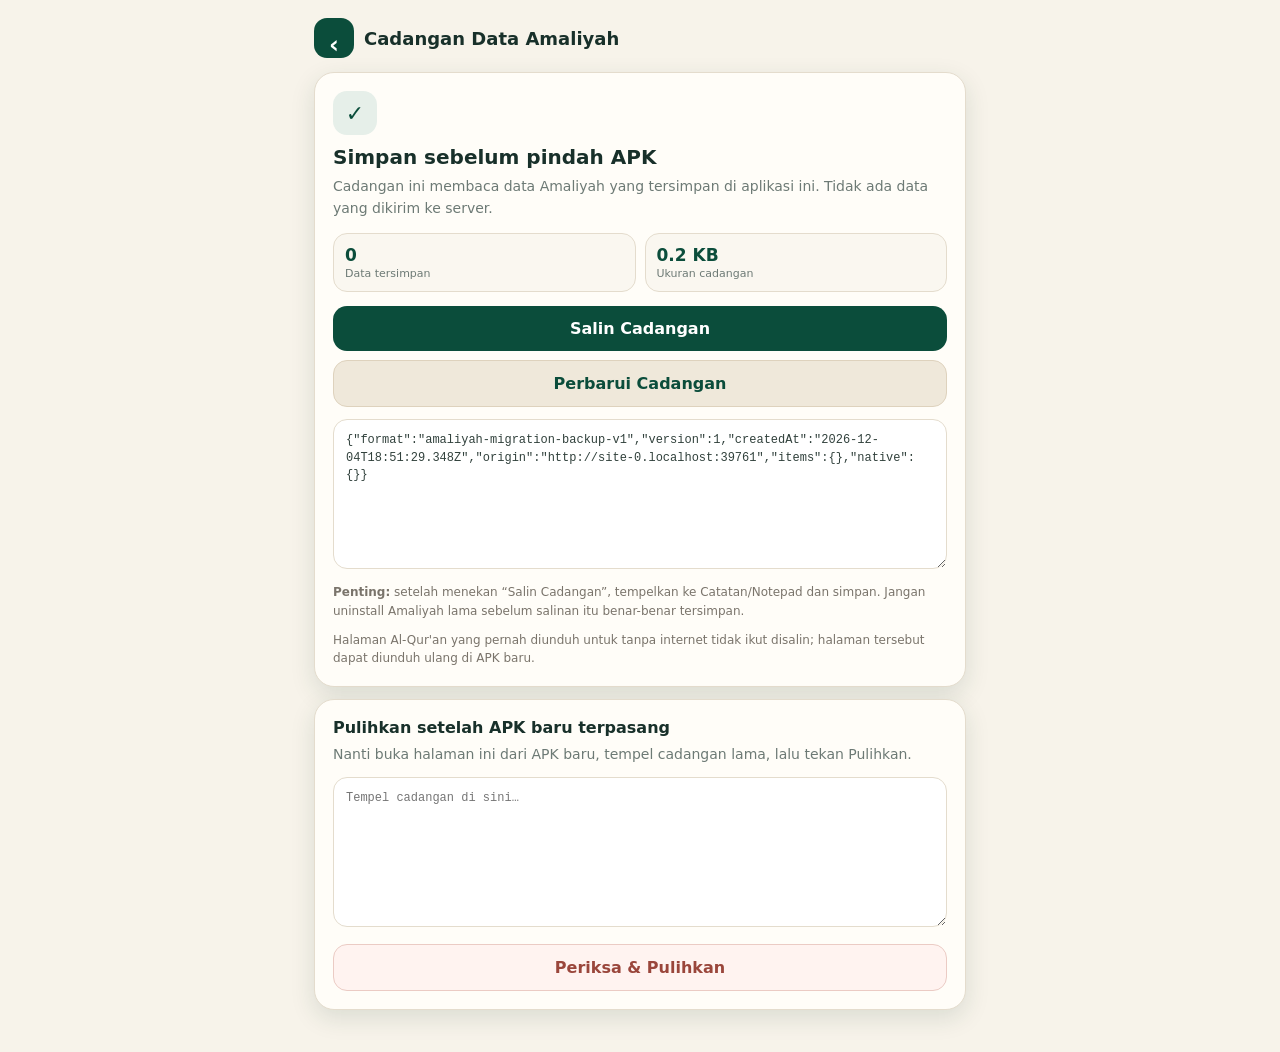
<file: migration-backup.html>
<!doctype html>
<html lang="id">
<head>
<meta charset="utf-8">
<meta name="viewport" content="width=device-width,initial-scale=1,viewport-fit=cover">
<meta name="theme-color" content="#0b4d3b">
<title>Cadangan Data Amaliyah</title>
<style>
:root{--green:#0b4d3b;--gold:#b88a39;--cream:#f7f3ea;--card:#fffdf8;--line:#e4dccd;--text:#18302a;--muted:#6d7a75}
*{box-sizing:border-box}body{margin:0;background:var(--cream);font-family:system-ui,-apple-system,Segoe UI,Roboto,sans-serif;color:var(--text)}
.wrap{max-width:680px;margin:auto;padding:18px 14px 30px}.head{display:flex;align-items:center;gap:10px;margin-bottom:14px}.back{border:0;background:var(--green);color:#fff;width:40px;height:40px;border-radius:13px;font-size:24px}.head b{font-size:18px}.card{background:var(--card);border:1px solid var(--line);border-radius:20px;padding:18px;box-shadow:0 8px 24px #173d3020;margin-bottom:12px}.mark{width:44px;height:44px;border-radius:14px;background:#e6efe9;color:var(--green);display:grid;place-items:center;font-size:22px;font-weight:800;margin-bottom:10px}h1{font-size:20px;margin:0 0 7px}h2{font-size:16px;margin:0 0 7px}p{margin:0;color:var(--muted);line-height:1.55;font-size:14px}.summary{display:grid;grid-template-columns:1fr 1fr;gap:9px;margin:14px 0}.summary span{padding:11px;border:1px solid var(--line);border-radius:14px;background:#faf7f0}.summary b,.summary small{display:block}.summary b{font-size:17px;color:var(--green)}.summary small{font-size:11px;color:var(--muted);margin-top:2px}.btns{display:grid;gap:9px;margin-top:13px}button{font:inherit;font-weight:750;border:0;border-radius:14px;padding:13px 15px;cursor:pointer}.primary{background:var(--green);color:#fff}.secondary{background:#efe8da;color:var(--green);border:1px solid #ded2bd}.danger{background:#fff3f0;color:#9a463b;border:1px solid #ebcbc4}textarea{width:100%;min-height:150px;resize:vertical;border:1px solid var(--line);border-radius:14px;padding:12px;font:12px/1.45 ui-monospace,SFMono-Regular,Consolas,monospace;color:#31413c;background:#fff;margin-top:12px}.status{margin-top:10px;padding:10px 12px;border-radius:12px;background:#edf5f0;color:#20583f;font-size:13px;display:none}.status.show{display:block}.warn{background:#fff7e6;color:#7c5c1e}.bad{background:#fff0ed;color:#8d4037}.note{font-size:12px;margin-top:10px;color:#7a746b}.divider{height:1px;background:var(--line);margin:18px 0}.restore{margin-top:10px}
</style>
</head>
<body>
<main class="wrap">
  <div class="head"><button class="back" type="button" onclick="history.back()" aria-label="Kembali">‹</button><b>Cadangan Data Amaliyah</b></div>

  <section class="card">
    <div class="mark">✓</div>
    <h1>Simpan sebelum pindah APK</h1>
    <p>Cadangan ini membaca data Amaliyah yang tersimpan di aplikasi ini. Tidak ada data yang dikirim ke server.</p>
    <div class="summary">
      <span><b id="itemCount">0</b><small>Data tersimpan</small></span>
      <span><b id="byteCount">0 KB</b><small>Ukuran cadangan</small></span>
    </div>
    <div class="btns">
      <button class="primary" type="button" id="copyBtn">Salin Cadangan</button>
      <button class="secondary" type="button" id="refreshBtn">Perbarui Cadangan</button>
    </div>
    <div id="copyStatus" class="status"></div>
    <textarea id="backupText" readonly spellcheck="false" aria-label="Isi cadangan"></textarea>
    <p class="note"><b>Penting:</b> setelah menekan “Salin Cadangan”, tempelkan ke Catatan/Notepad dan simpan. Jangan uninstall Amaliyah lama sebelum salinan itu benar-benar tersimpan.</p>
    <p class="note">Halaman Al-Qur'an yang pernah diunduh untuk tanpa internet tidak ikut disalin; halaman tersebut dapat diunduh ulang di APK baru.</p>
  </section>

  <section class="card restore">
    <h2>Pulihkan setelah APK baru terpasang</h2>
    <p>Nanti buka halaman ini dari APK baru, tempel cadangan lama, lalu tekan Pulihkan.</p>
    <textarea id="restoreText" spellcheck="false" placeholder="Tempel cadangan di sini…"></textarea>
    <div class="btns"><button class="danger" type="button" id="restoreBtn">Periksa & Pulihkan</button></div>
    <div id="restoreStatus" class="status"></div>
  </section>
</main>
<script>
(()=>{
  'use strict';
  const FORMAT='amaliyah-migration-backup-v1';
  const $=s=>document.querySelector(s);

  function snapshot(){
    const items={};
    for(let i=0;i<localStorage.length;i++){
      const key=localStorage.key(i);
      if(key!=null)items[key]=localStorage.getItem(key);
    }
    let native={};
    try{
      if(window.AmaliyahAndroid){
        if(typeof AmaliyahAndroid.getNotificationEnabledState==='function')native.notificationEnabled=String(AmaliyahAndroid.getNotificationEnabledState());
        if(typeof AmaliyahAndroid.getFcmStatus==='function')native.fcmStatus=String(AmaliyahAndroid.getFcmStatus());
      }
    }catch{}
    return {format:FORMAT,version:1,createdAt:new Date().toISOString(),origin:location.origin,items,native};
  }

  function render(){
    const data=snapshot();
    const text=JSON.stringify(data);
    $('#backupText').value=text;
    $('#itemCount').textContent=Object.keys(data.items).length;
    $('#byteCount').textContent=(new Blob([text]).size/1024).toFixed(1)+' KB';
    return text;
  }

  function status(el,msg,type=''){
    el.textContent=msg;
    el.className='status show'+(type?' '+type:'');
  }

  async function copyBackup(){
    const text=render();
    let ok=false;
    try{await navigator.clipboard.writeText(text);ok=true}catch{}
    if(!ok){
      const box=$('#backupText');
      box.focus();box.select();
      try{ok=document.execCommand('copy')}catch{}
      box.setSelectionRange(0,0);
    }
    status($('#copyStatus'),ok?'Cadangan sudah disalin. Sekarang tempelkan ke Catatan/Notepad dan simpan.':'Salin otomatis belum berhasil. Tekan lama isi kotak cadangan, pilih Semua, lalu Salin.',ok?'':'warn');
  }

  function restore(){
    const raw=$('#restoreText').value.trim();
    if(!raw)return status($('#restoreStatus'),'Tempelkan isi cadangan terlebih dahulu.','warn');
    let data;
    try{data=JSON.parse(raw)}catch{return status($('#restoreStatus'),'Isi cadangan tidak terbaca. Pastikan disalin lengkap dari awal sampai akhir.','bad')}
    if(!data||data.format!==FORMAT||!data.items||typeof data.items!=='object')return status($('#restoreStatus'),'File/teks ini bukan cadangan migrasi Amaliyah yang sesuai.','bad');
    const entries=Object.entries(data.items);
    try{
      for(const [key,value] of entries)localStorage.setItem(key,value==null?'':String(value));
    }catch{return status($('#restoreStatus'),'Sebagian data belum dapat dipulihkan karena penyimpanan perangkat tidak mencukupi.','bad')}
    status($('#restoreStatus'),`Berhasil memulihkan ${entries.length} data. Kembali ke Beranda lalu buka ulang aplikasi.`);
  }

  $('#copyBtn').addEventListener('click',copyBackup);
  $('#refreshBtn').addEventListener('click',()=>{render();status($('#copyStatus'),'Cadangan diperbarui dari data terbaru.')});
  $('#restoreBtn').addEventListener('click',restore);
  render();
})();
</script>
</body>
</html>
</file>
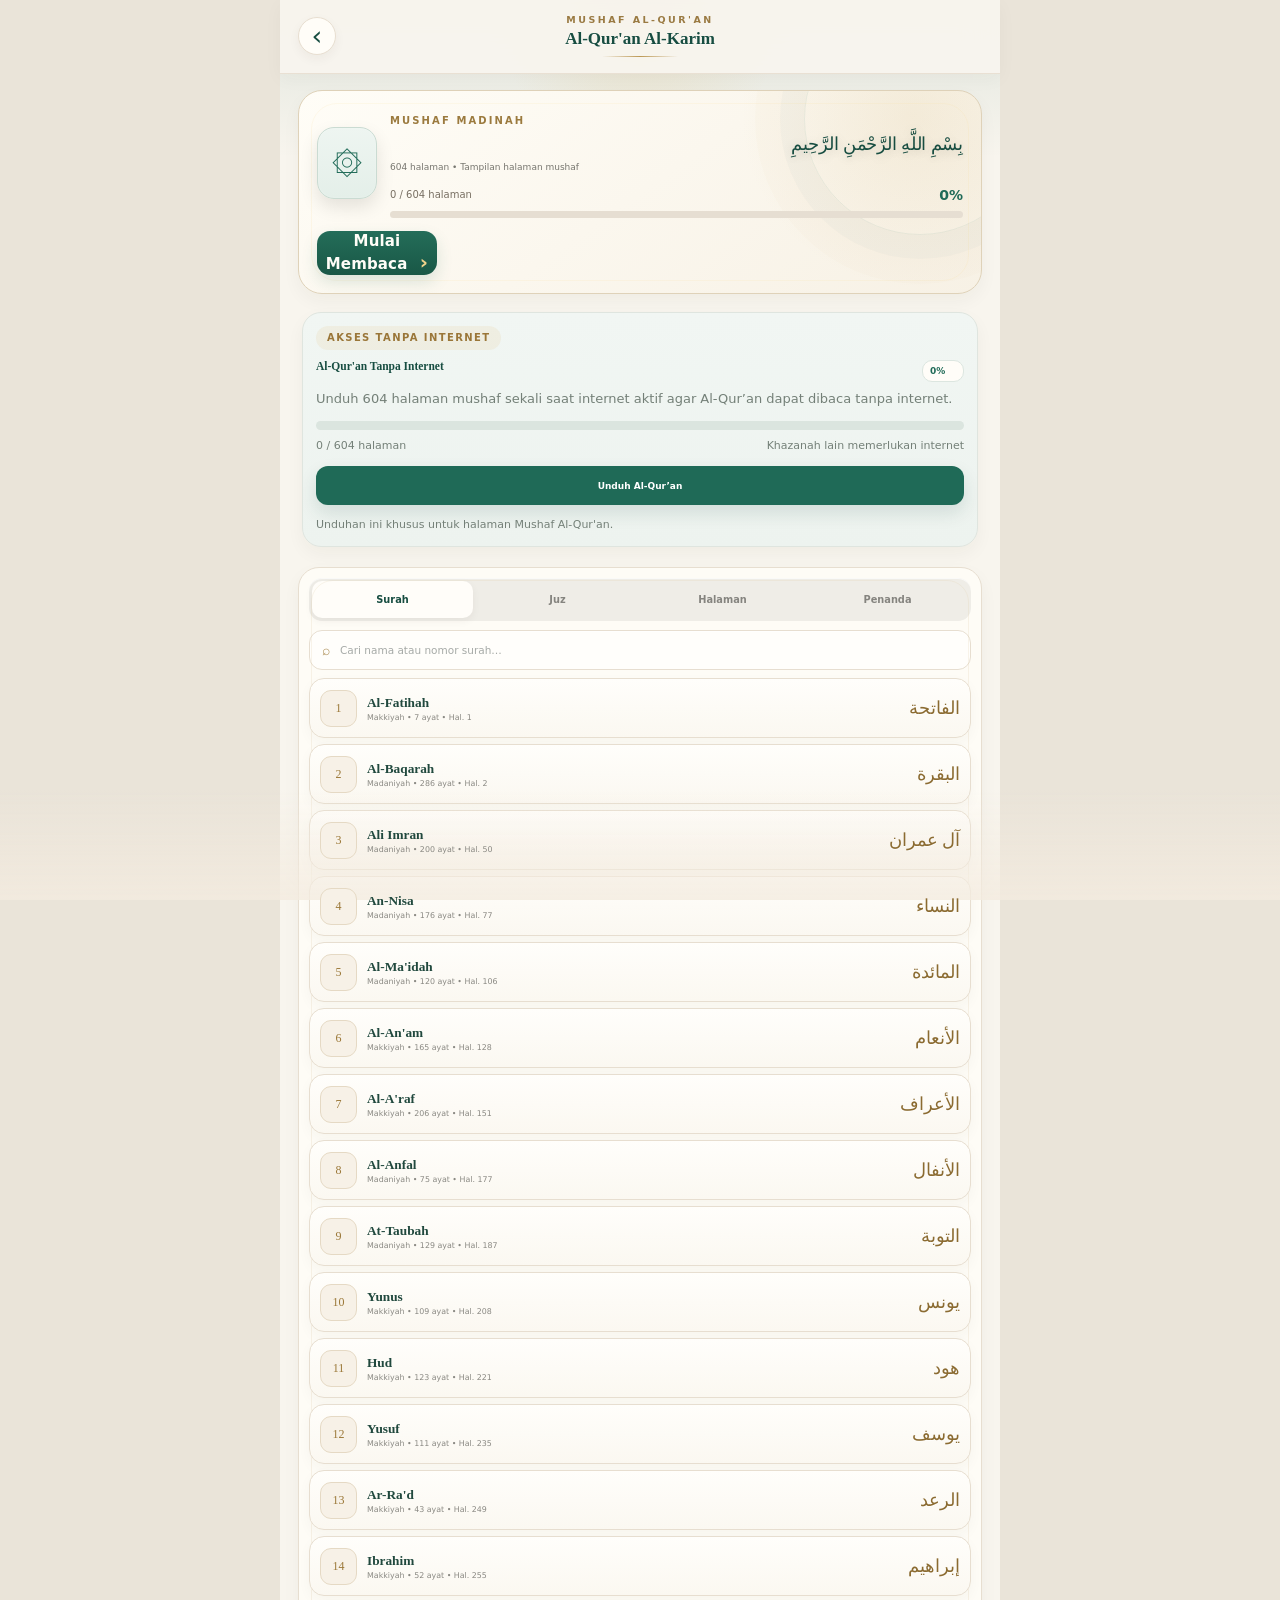
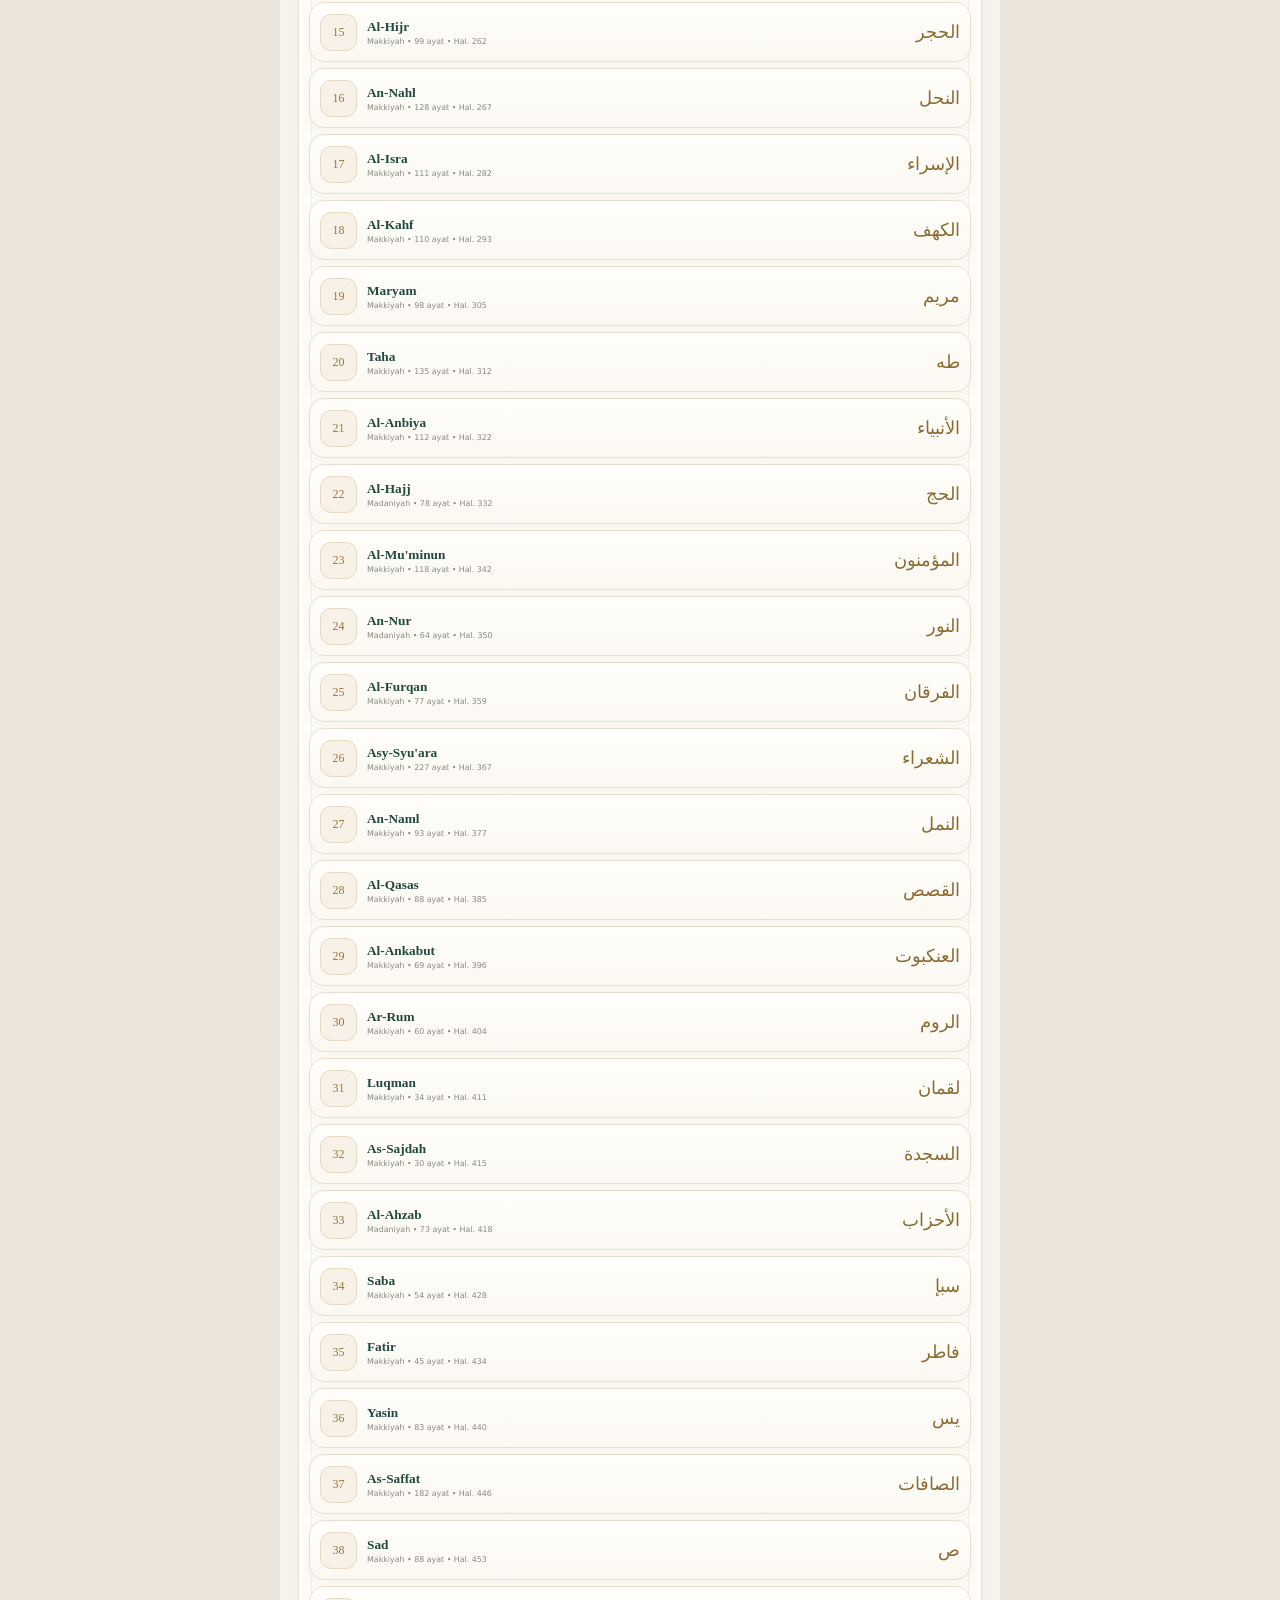
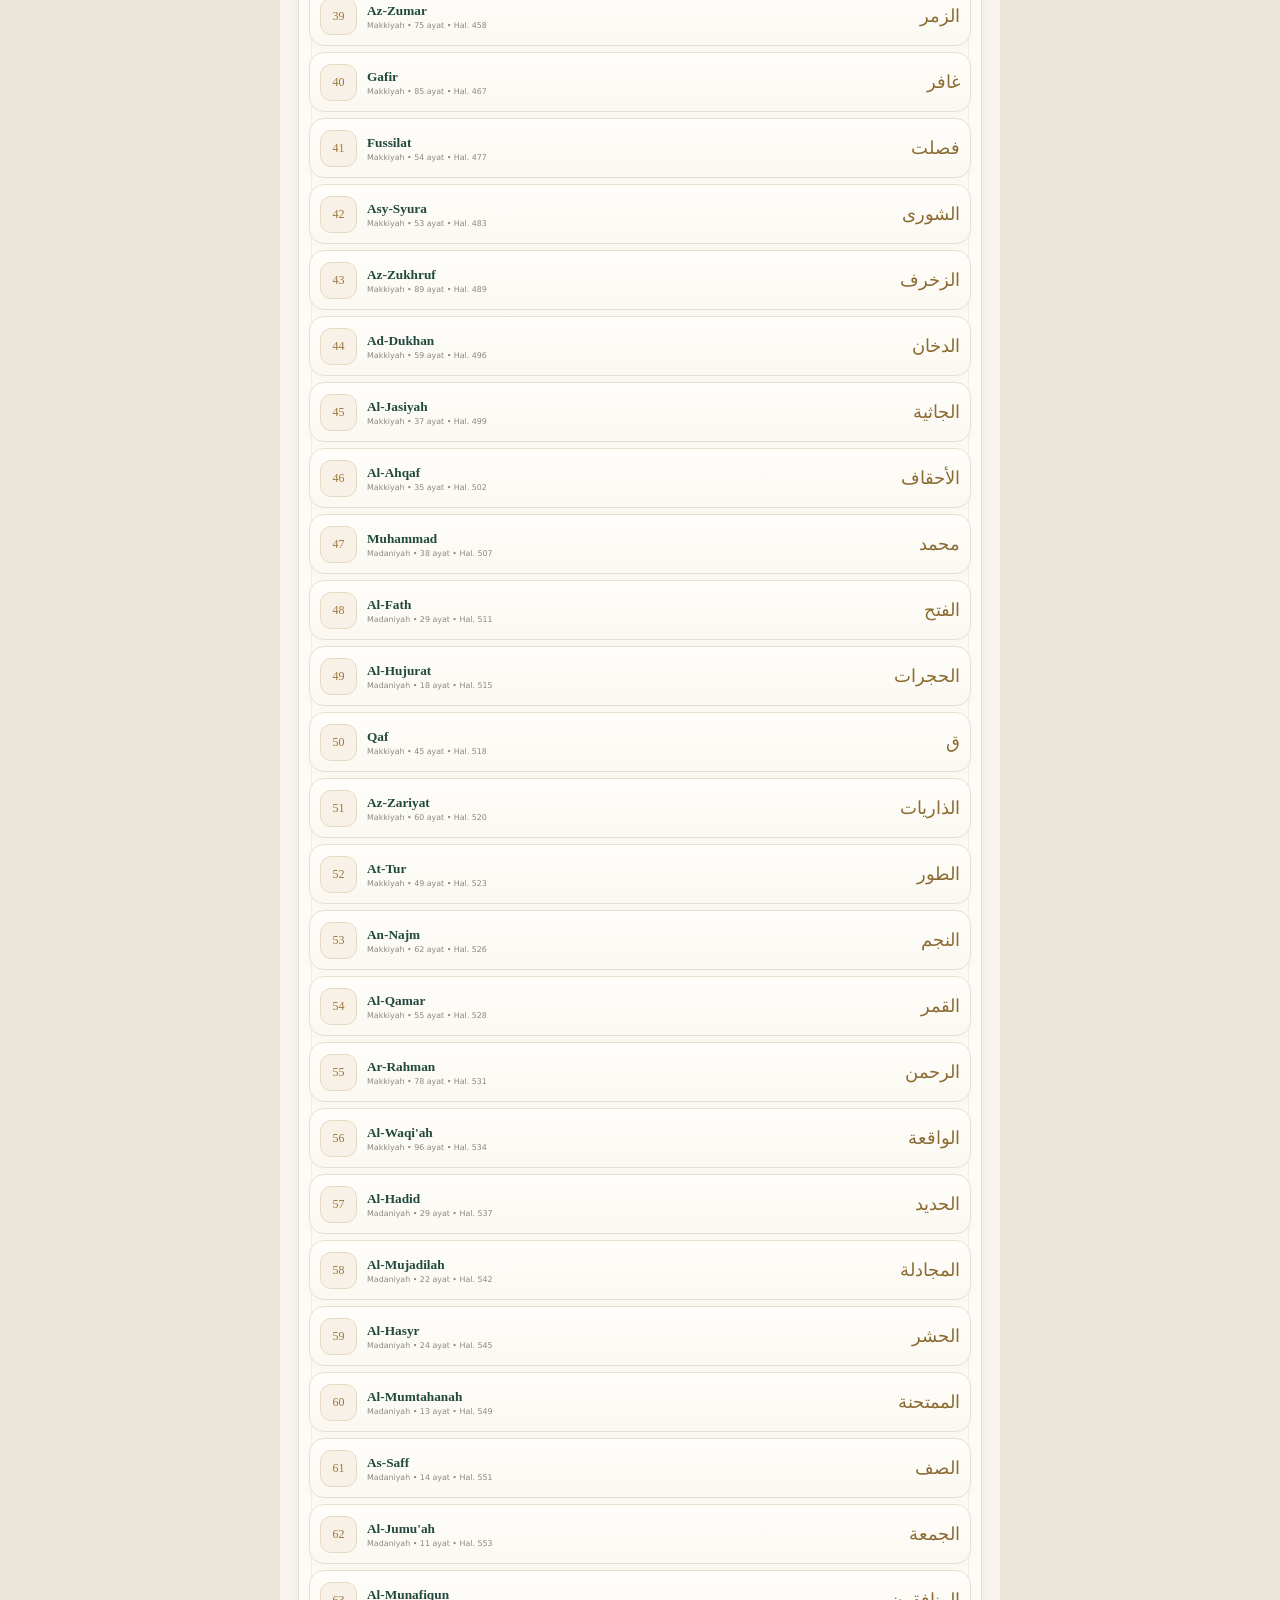
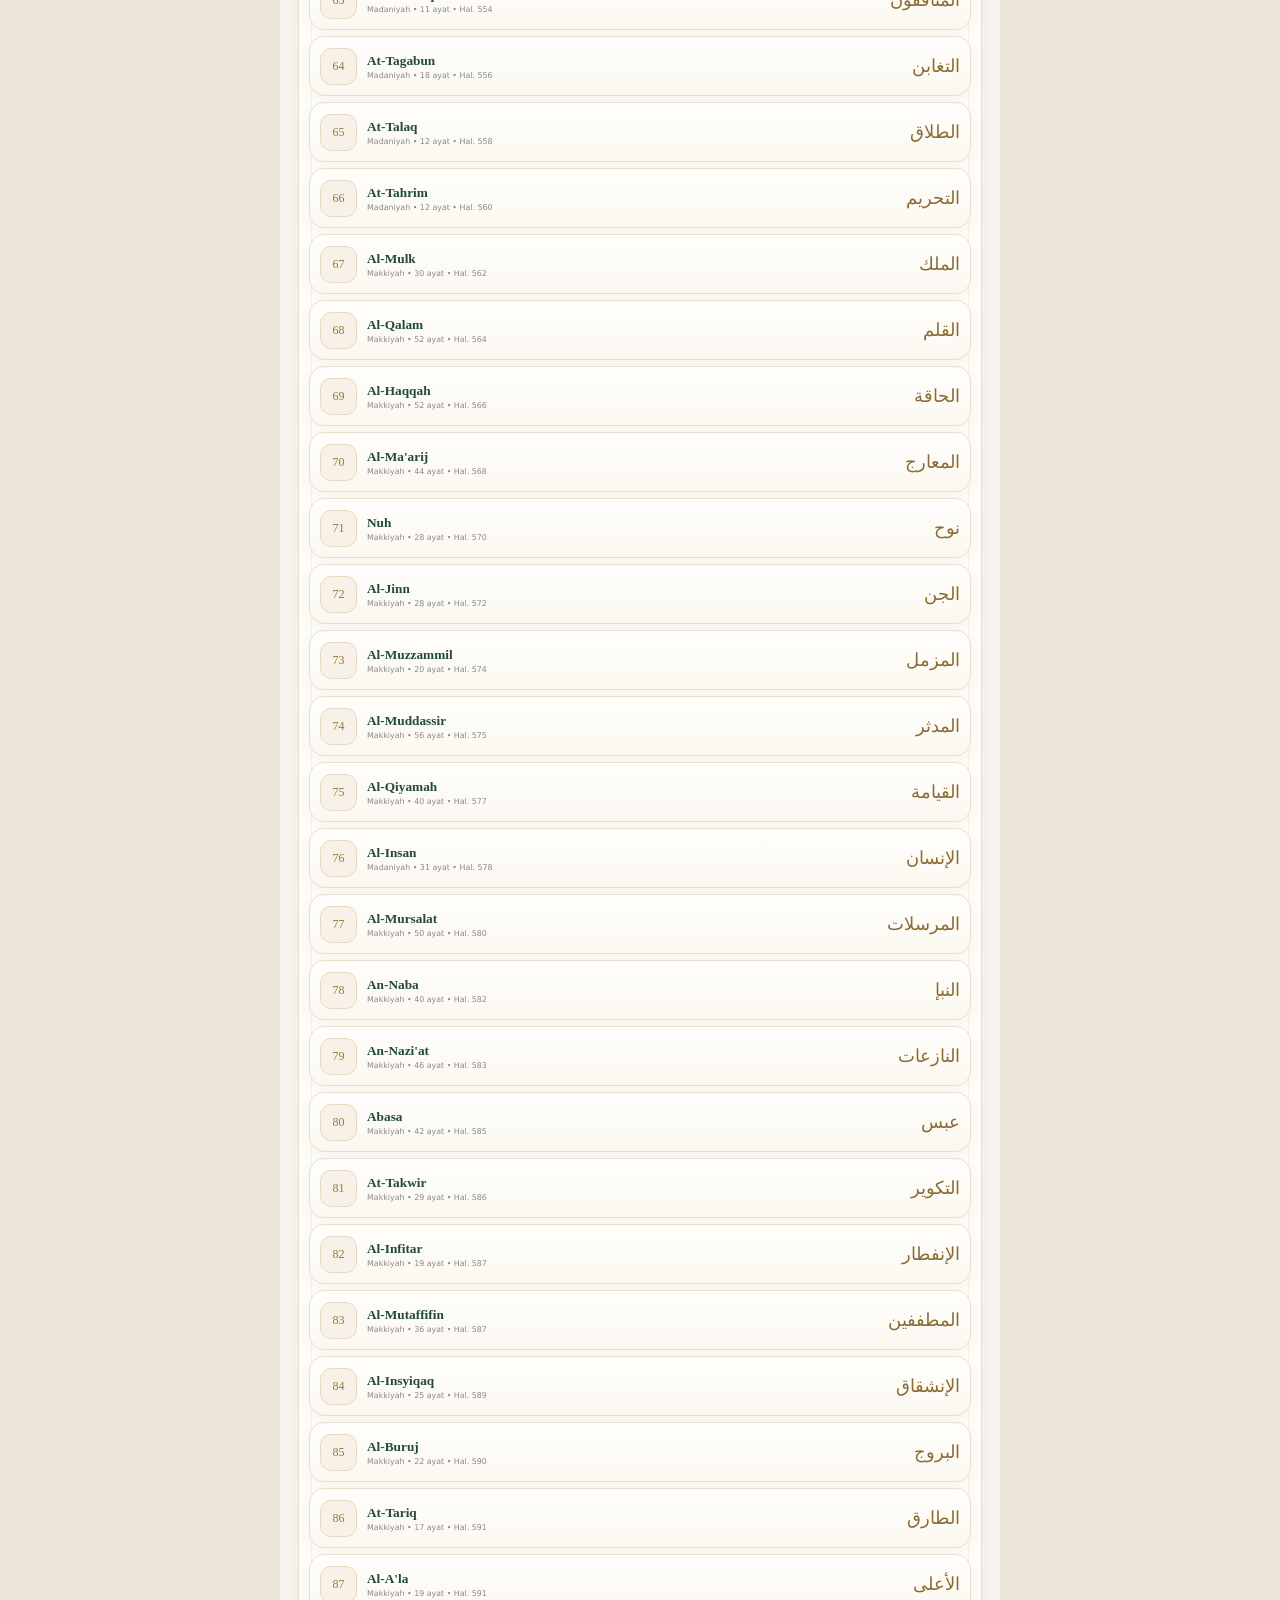
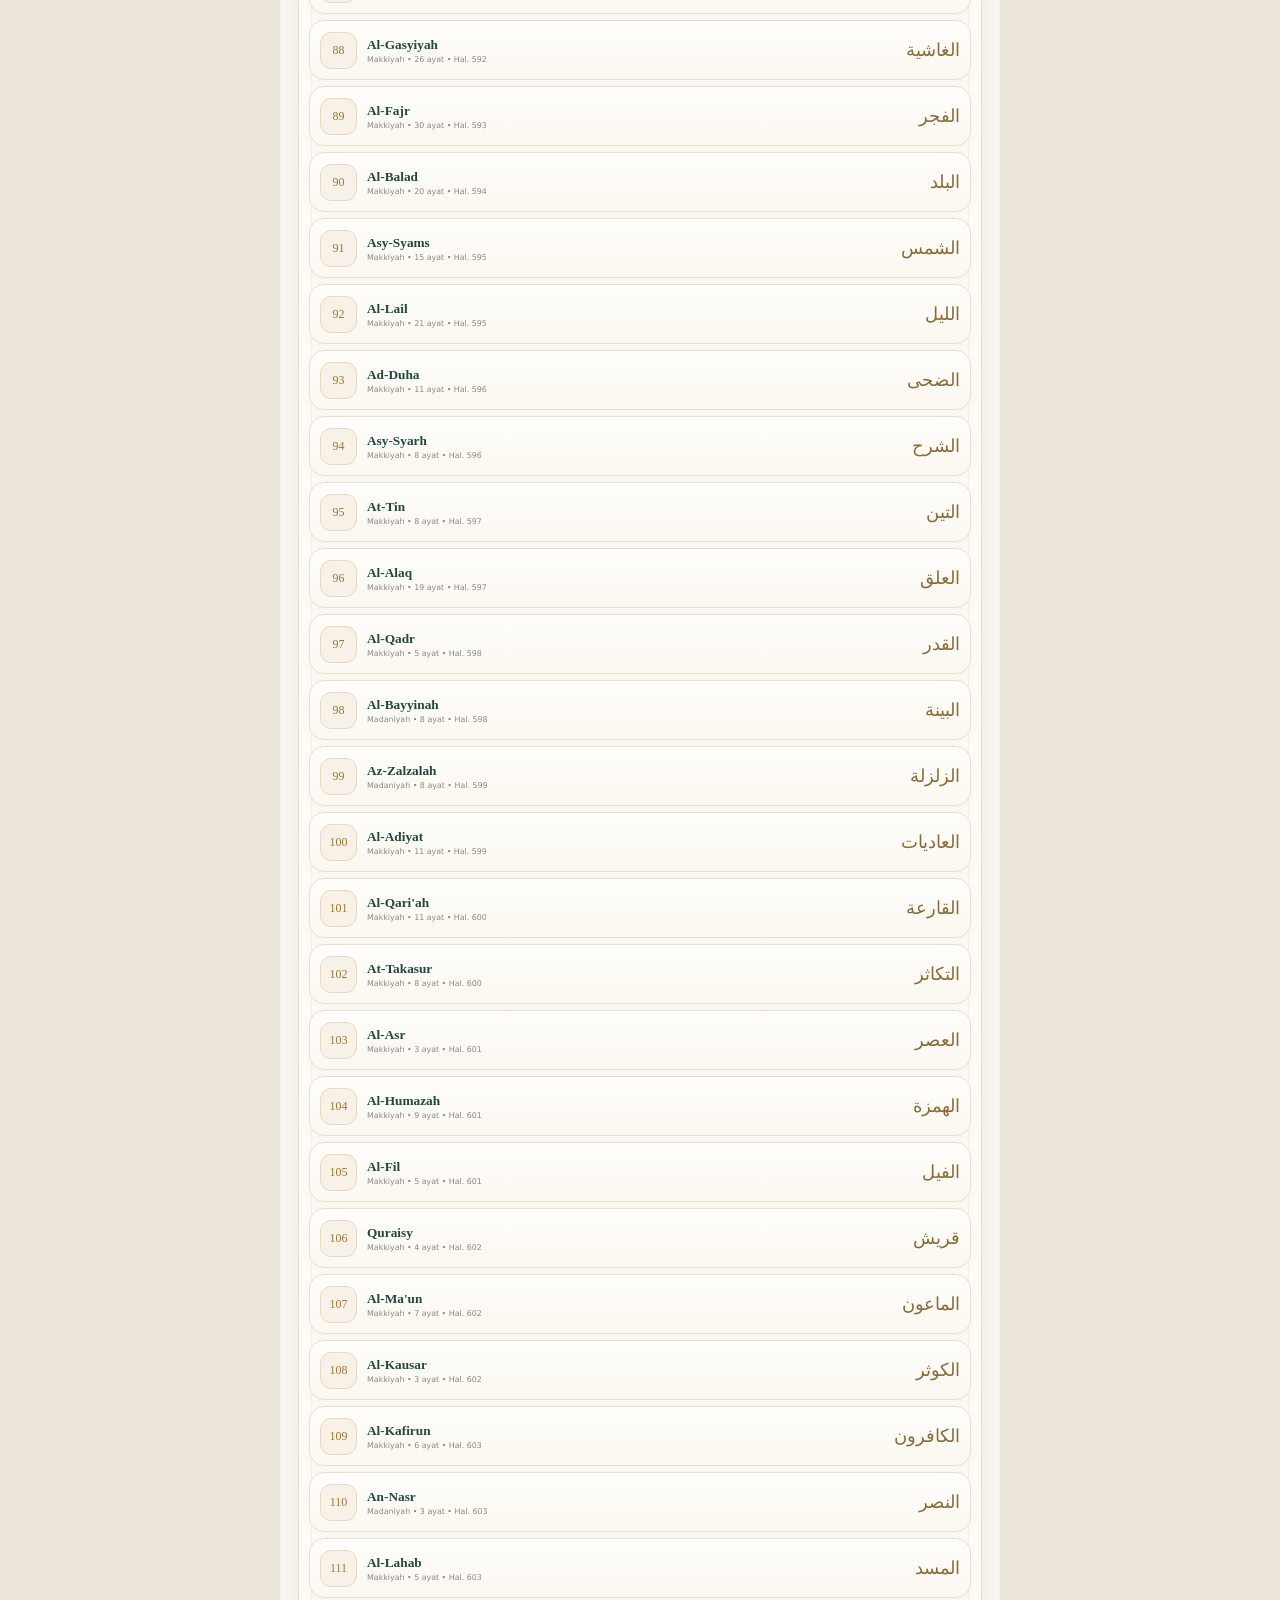
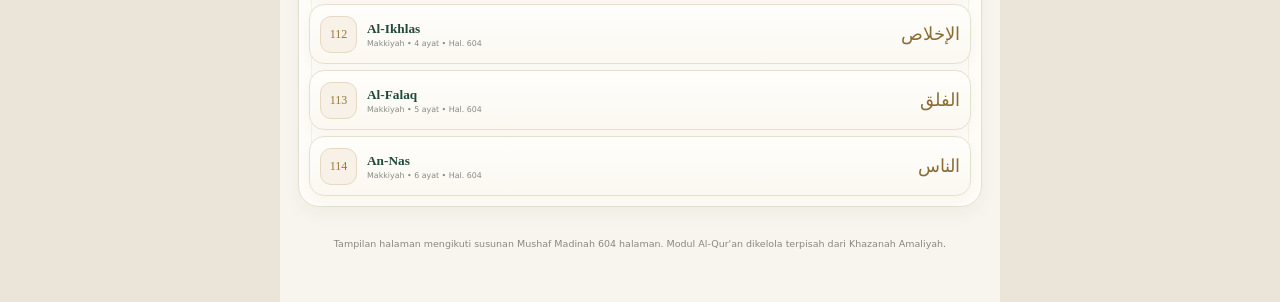
<file: quran.html>
<!doctype html>
<html lang="id">
<head>
  <meta charset="utf-8">
  <meta name="viewport" content="width=device-width,initial-scale=1,maximum-scale=5,viewport-fit=cover">
  <meta name="theme-color" content="#f8f5ee">
  <meta name="robots" content="noindex,nofollow,noarchive,nosnippet,noimageindex">
  <link rel="stylesheet" href="quran.css">
  <title>Mushaf Al-Qur'an — Amaliyah</title>
</head>
<body>
  <main id="quranDirectory" class="quran-directory">
    <header class="directory-header">
      <button class="round-button" id="quranHomeBack" type="button" aria-label="Kembali ke Amaliyah">‹</button>
      <div><span>MUSHAF AL-QUR'AN</span><b>Al-Qur'an Al-Karim</b></div>
    </header>

    <section class="mushaf-intro">
      <div class="mushaf-seal" aria-hidden="true">۞</div>
      <div class="mushaf-intro-copy">
        <span>MUSHAF MADINAH</span>
        <h1>بِسْمِ اللَّهِ الرَّحْمَنِ الرَّحِيمِ</h1>
        <p id="lastReadSummary">604 halaman • Tampilan halaman mushaf</p>
        <div class="directory-progress" aria-label="Progres membaca"><div class="directory-progress-label"><span id="quranProgressText">0 / 604 halaman</span><b id="quranProgressPercent">0%</b></div><div class="directory-progress-track"><i id="quranDirectoryProgress"></i></div></div>
      </div>
      <button id="continueQuran" type="button">Mulai Membaca <span>›</span></button>
    </section>

    <section class="quran-offline-card" data-quran-offline-ui aria-label="Al-Qur'an Tanpa Internet">
      <div class="quran-offline-card-head">
        <div>
          <span>AKSES TANPA INTERNET</span>
          <b>Al-Qur'an Tanpa Internet</b>
        </div>
        <strong data-quran-offline-percent>0%</strong>
      </div>
      <p data-quran-offline-status>Memeriksa penyimpanan Al-Qur'an…</p>
      <div class="quran-offline-progress"><i data-quran-offline-progress></i></div>
      <div class="quran-offline-meta"><span data-quran-offline-count>0 / 604 halaman</span><span>Khazanah lain memerlukan internet</span></div>
      <div class="quran-offline-actions">
        <button class="quran-offline-download" data-quran-offline-download type="button">Unduh Al-Qur'an</button>
        <button class="quran-offline-clear" data-quran-offline-clear type="button" hidden>Hapus Data Tersimpan</button>
      </div>
      <small>Unduhan ini khusus untuk halaman Mushaf Al-Qur'an.</small>
    </section>

    <section class="directory-card">
      <div class="directory-tabs" role="tablist" aria-label="Daftar Al-Qur'an">
        <button class="active" data-quran-tab="surah" type="button" role="tab">Surah</button>
        <button data-quran-tab="juz" type="button" role="tab">Juz</button>
        <button data-quran-tab="page" type="button" role="tab">Halaman</button>
        <button data-quran-tab="bookmarks" type="button" role="tab">Penanda</button>
      </div>
      <label class="quran-search" id="quranSearchWrap">
        <span aria-hidden="true">⌕</span>
        <input id="quranSearch" type="search" placeholder="Cari nama atau nomor surah…" autocomplete="off">
      </label>
      <div id="quranDirectoryList" class="directory-list" aria-live="polite"></div>
    </section>

    <footer class="quran-attribution">
      Tampilan halaman mengikuti susunan Mushaf Madinah 604 halaman. Modul Al-Qur'an dikelola terpisah dari Khazanah Amaliyah.
    </footer>
  </main>

  <section id="quranReader" class="quran-reader hidden" aria-label="Pembaca Mushaf">
    <header id="quranReaderHeader" class="reader-header reader-control">
      <button id="closeReader" type="button" aria-label="Kembali ke daftar">‹</button>
      <div><b id="readerSurah">Al-Qur'an Al-Karim</b><small id="readerMeta">Mushaf Madinah</small></div>
      <div class="reader-actions">
        <button id="toggleNightMode" type="button" aria-label="Aktifkan mode malam"><span aria-hidden="true">☾</span></button>
        <button id="toggleQuranBookmark" type="button" aria-label="Tandai halaman">
          <svg viewBox="0 0 24 24" aria-hidden="true"><path d="M7 4.5A1.5 1.5 0 0 1 8.5 3h7A1.5 1.5 0 0 1 17 4.5V21l-5-3-5 3z"/></svg>
        </button>
      </div>
    </header>

    <div class="immersive-meta immersive-meta-top" aria-hidden="true"><span id="immersiveSurah">Al-Qur'an Al-Karim</span><span id="immersiveJuz">Juz 1</span></div>

    <div id="quranStage" class="quran-stage">
      <button class="page-tap-zone page-tap-prev" id="pageTapPrev" type="button" aria-label="Halaman berikutnya"></button>
      <figure id="quranPageShell" class="quran-page-shell">
        <div id="quranLoading" class="quran-loading"><i></i><span>Memuat halaman…</span></div>
        <img id="quranPageImage" alt="Halaman Mushaf Al-Qur'an" draggable="false">
        <div id="quranImageError" class="quran-image-error hidden">
          <b>Halaman belum dapat dimuat</b>
          <p>Periksa koneksi internet lalu coba kembali.</p>
          <button id="retryQuranPage" type="button">Coba Lagi</button>
        </div>
      </figure>
      <button class="page-tap-zone page-tap-next" id="pageTapNext" type="button" aria-label="Halaman sebelumnya"></button>
    </div>

    <div class="immersive-meta immersive-meta-bottom" aria-hidden="true"><span id="immersivePage">Halaman 1</span></div>

    <footer id="quranReaderFooter" class="reader-footer reader-control">
      <button id="previousQuranPage" type="button" aria-label="Halaman sebelumnya">›</button>
      <button id="pageCounter" class="page-counter" type="button" aria-label="Pilih halaman"><span>HALAMAN</span><b>1 / 604</b></button>
      <button id="nextQuranPage" type="button" aria-label="Halaman berikutnya">‹</button>
    </footer>

    <dialog id="pagePicker" class="page-picker quick-navigator">
      <form method="dialog">
        <div class="picker-heading"><div><span>NAVIGASI CEPAT</span><b>Buka Al-Qur'an</b></div><button class="picker-close" value="cancel" aria-label="Tutup">×</button></div>
        <div class="picker-tabs" role="tablist" aria-label="Cara berpindah"><button type="button" class="active" data-picker-tab="page">Halaman</button><button type="button" data-picker-tab="surah">Surah</button><button type="button" data-picker-tab="juz">Juz</button></div>
        <section class="picker-panel" data-picker-panel="page"><p>Masukkan nomor halaman 1–604.</p><div class="picker-page-row"><input id="pagePickerInput" type="number" min="1" max="604" inputmode="numeric"><button id="confirmPagePicker" type="button">Buka</button></div></section>
        <section class="picker-panel hidden" data-picker-panel="surah"><label class="picker-select-label">Pilih Surah<select id="pickerSurahSelect"></select></label><button id="confirmSurahPicker" class="picker-primary" type="button">Buka Surah</button></section>
        <section class="picker-panel hidden" data-picker-panel="juz"><label class="picker-select-label">Pilih Juz<select id="pickerJuzSelect"></select></label><button id="confirmJuzPicker" class="picker-primary" type="button">Buka Juz</button></section>
      </form>
    </dialog>
  </section>

  <script src="quran-config.js"></script>
  <script src="quran-offline.js"></script>
  <script src="quran.js"></script>
</body>
</html>
</file>
<file: style.css>
:root{--green:#064c3b;--deep:#04392e;--gold:#c89b43;--cream:#f8f2e7;--ink:#18302a;--muted:#6d756f}*{box-sizing:border-box}body{margin:0;background:#efe9de;color:var(--ink);font-family:Inter,system-ui,Arial,sans-serif}button{font:inherit}#app,.screen{max-width:560px;min-height:100vh;margin:auto;background:var(--cream);padding-bottom:92px}.hero{background:linear-gradient(180deg,#064c3b,#043d31);color:white;padding:calc(18px + env(safe-area-inset-top)) 20px 34px;border-radius:0 0 28px 28px}.top{display:flex;align-items:center;justify-content:space-between;text-align:center}.top h1{font-family:Georgia,serif;color:#e4bd6b;font-size:38px;margin:4px 0}.top p{margin:0}.icon{width:44px;height:44px;border:1px solid #ffffff33;border-radius:50%;background:#ffffff0c;color:white;font-size:23px}.quote{text-align:center;margin-top:24px}.arabic{font-family:serif;font-size:27px;color:#e8c16e;direction:rtl}.quote p{font-size:13px;margin:12px auto 4px;max-width:330px}.quote small{opacity:.8}main{padding:0 14px}.card{background:#fffaf1;border:1px solid #e8dbc4;border-radius:20px;box-shadow:0 7px 22px #4b3b2510}.prayer{margin-top:-17px;padding:16px}.section-head{display:flex;justify-content:space-between;gap:12px;align-items:center}.section-head #location{font-size:12px;margin-top:6px}.section-head small{color:var(--muted)}.soft,.link{border:0;background:#f4ead9;border-radius:12px;padding:9px;color:var(--green)}.link{background:none}.times{display:grid;grid-template-columns:repeat(5,1fr);gap:6px;margin:14px 0}.time{text-align:center;padding:10px 3px;border-radius:13px;background:#fff;border:1px solid #eadfce;font-size:11px}.time b{display:block;font-size:15px;margin-top:5px}.time.active{background:var(--green);color:#fff;border-color:var(--green);box-shadow:0 4px 12px #064c3b33}.time.active b{color:#f2c76f}.next{padding:12px;border-radius:14px;background:#f5ead8;font-size:13px}.section-title{font-weight:800;font-size:13px;margin:22px 2px 9px}.reading-card{display:flex;align-items:center;gap:12px;padding:12px;background:white;border:1px solid #eadfce;border-radius:17px}.cover{width:58px;height:74px;border-radius:7px;background:var(--green);border:2px solid var(--gold);color:#f2d287;display:grid;place-items:center;text-align:center;font-family:serif;font-size:13px}.grow{flex:1;min-width:0}.grow h3{margin:0}.grow p{font-size:12px;color:var(--muted);margin:5px 0}.progress{height:5px;background:#eee3d1;border-radius:8px}.progress i{display:block;height:100%;width:0;background:var(--gold);border-radius:8px}.primary{border:0;border-radius:12px;padding:11px 14px;background:var(--green);color:white}.categories{display:grid;grid-template-columns:repeat(4,1fr);gap:8px}.categories button{border:1px solid #eadfce;background:white;border-radius:15px;padding:14px 4px;color:var(--gold);font-size:22px}.categories b,.categories small{display:block;color:var(--ink);font-size:11px;margin-top:6px}.categories small{color:var(--muted);font-size:9px}.recent{display:flex;align-items:center;gap:12px;background:white;border:1px solid #eadfce;border-radius:14px;padding:12px}.recent div{flex:1}.recent small{display:block;color:var(--muted);margin-top:3px}nav{position:fixed;z-index:10;bottom:0;left:50%;transform:translateX(-50%);width:min(560px,100%);display:grid;grid-template-columns:repeat(5,1fr);padding:9px 8px calc(9px + env(safe-area-inset-bottom));background:#064c3bf5;border-radius:20px 20px 0 0}nav button{border:0;background:none;color:#e8eee9;font-size:22px}nav span{display:block;font-size:9px;margin-top:3px}nav .active{color:#efc96f}.screen{padding:calc(12px + env(safe-area-inset-top)) 14px 30px}.hidden{display:none}.screenbar{display:grid;grid-template-columns:40px 1fr 40px;align-items:center;text-align:center;font-size:18px;margin-bottom:16px}.screenbar button{border:0;background:none;font-size:34px}.chips{display:flex;gap:7px;overflow:auto;margin-bottom:14px}.chips>*{white-space:nowrap;padding:8px 12px;border:1px solid #e5d9c6;border-radius:14px;font-size:12px}.chips b{background:var(--green);color:white}.book-row{display:grid;grid-template-columns:46px 1fr auto 18px;gap:10px;align-items:center;padding:12px;background:white;border:1px solid #e7dccb;border-radius:15px}.book-row small{display:block;direction:rtl;text-align:left}.book-row em{font-size:10px;color:var(--muted);font-style:normal}.book-icon{height:46px;border-radius:10px;background:var(--green);color:#e9c46b;display:grid;place-items:center}.settings-card{background:white;border:1px solid #e5d9c6;border-radius:18px;padding:18px;margin:12px 0}.settings-card h3{margin-top:0}.settings-card p{color:var(--muted);font-size:13px}
.book-list{display:grid;gap:10px}.book-row{width:100%;text-align:left;color:var(--ink);font:inherit;cursor:pointer}.book-copy{min-width:0}.chips .chip{border:1px solid #e5d9c6;background:transparent;color:var(--ink);font-weight:600;cursor:pointer}.chips .chip.active{background:var(--green);border-color:var(--green);color:white}.empty-state{padding:28px 18px;text-align:center;color:var(--muted);background:white;border:1px dashed #dfd2be;border-radius:16px}
.hijri{display:block;margin-top:3px}.monthly-link{width:100%;margin-top:10px;border:0;border-top:1px solid #eadfce;background:transparent;padding:12px 3px 2px;color:var(--green);display:flex;justify-content:space-between;font-weight:700}.month-switch{display:grid;grid-template-columns:44px 1fr 44px;align-items:center;text-align:center;background:white;border:1px solid #e5d9c6;border-radius:16px;padding:8px;margin-bottom:12px}.month-switch button{border:0;background:#f4ead9;color:var(--green);border-radius:11px;font-size:24px}.monthly-grid{display:grid;grid-template-columns:38px repeat(5,1fr);gap:4px;align-items:center;padding:9px 4px;border-bottom:1px solid #eee3d3;font-size:11px;text-align:center;background:#fff}.monthly-grid:first-child{border-radius:14px 14px 0 0}.monthly-head{position:sticky;top:0;background:var(--green);color:white;font-size:10px}.monthly-grid.today{background:#edf5ef;color:var(--green);font-weight:800;outline:1px solid #c8dcca}.monthly-grid span:first-child{font-weight:800}


/* =========================================================
   V2.6 — UI polish + native-like navigation
   ========================================================= */
.top{display:grid;grid-template-columns:44px minmax(0,1fr) 44px;align-items:center;gap:8px;text-align:center}
.top-spacer{width:44px;height:44px}
.brand{min-width:0}
.top h1{font-size:36px;line-height:1.05;margin:4px 0 5px}
.top p{font-size:13px;white-space:nowrap;overflow:hidden;text-overflow:ellipsis}
.icon svg{width:22px;height:22px;fill:none;stroke:currentColor;stroke-width:1.8;stroke-linecap:round;stroke-linejoin:round;display:block;margin:auto}
.notif-icon{display:grid;place-items:center}
.notif-icon svg{width:18px;height:18px;stroke-width:1.65}

.prayer-head{display:grid;grid-template-columns:minmax(0,1fr) auto;gap:10px;align-items:start}
.prayer-heading{min-width:0}
.prayer-heading>b{display:block;font-size:12px;line-height:1.25;letter-spacing:.015em;white-space:nowrap}
.prayer-heading #location{font-size:11.5px;line-height:1.35;margin-top:6px;overflow-wrap:anywhere}
.prayer-heading small{display:block;color:var(--muted);font-size:10.5px;line-height:1.35;margin-top:2px}
.location-btn{border:1px solid #e7d9c3;background:#f5ebda;color:var(--green);border-radius:999px;padding:7px 9px;min-height:34px;font-size:11px;font-weight:800;white-space:nowrap;display:inline-flex;align-items:center;gap:4px}
.location-btn span{font-size:15px;line-height:1}

.chips{scrollbar-width:none;-ms-overflow-style:none;padding-bottom:2px;overscroll-behavior-inline:contain;scroll-snap-type:x proximity}
.chips::-webkit-scrollbar{display:none;width:0;height:0}
.chips .chip{flex:0 0 auto;scroll-snap-align:start}

.bottom-nav{align-items:stretch;padding-top:8px;gap:0}
.bottom-nav button{min-width:0;min-height:55px;padding:3px 1px;border-radius:12px;display:flex;flex-direction:column;align-items:center;justify-content:center;gap:3px;font-size:inherit}
.bottom-nav .nav-icon{width:22px;height:22px;display:block;fill:none;stroke:currentColor;stroke-width:1.8;stroke-linecap:round;stroke-linejoin:round}
.bottom-nav span{display:block;margin:0;font-size:9px;line-height:1.1;font-weight:600}
.bottom-nav .active{color:#efc96f}

@media(max-width:390px){
  .hero{padding-left:16px;padding-right:16px}
  .top h1{font-size:34px}
  .prayer{padding:14px}
  .prayer-heading>b{font-size:11.5px}
  .location-btn{padding:6px 8px;font-size:10.5px}
}


/* =========================================================
   V2.7 — proportional, elegant, calm visual system
   ========================================================= */
:root{
  --green:#0b4f3d;--deep:#073c31;--green-soft:#edf5f0;
  --gold:#c49a4a;--gold-soft:#ead6aa;--cream:#f8f3ea;
  --surface:#fffdf9;--ink:#1c302a;--muted:#78817c;--line:#e8dece;
  --shadow:0 10px 28px rgba(56,46,31,.075);
}
html{background:#ece6dc}
body{background:#ece6dc;color:var(--ink);letter-spacing:-.005em}
#app,.screen{max-width:520px;background:var(--cream)}
.hero{padding:calc(20px + env(safe-area-inset-top)) 20px 38px;border-radius:0 0 30px 30px;background:linear-gradient(160deg,#0c523f 0%,#073d32 100%);box-shadow:0 12px 30px rgba(7,60,49,.14)}
.top{grid-template-columns:42px minmax(0,1fr) 42px}
.top-spacer{width:42px;height:42px}
.top h1{font-family:Georgia,'Times New Roman',serif;font-size:35px;font-weight:700;letter-spacing:.01em;color:#e6c275;margin:2px 0 4px}
.top p{font-size:12px;letter-spacing:.035em;color:rgba(255,255,255,.82)}
.icon{width:42px;height:42px;border-color:rgba(255,255,255,.18);background:rgba(255,255,255,.07);box-shadow:inset 0 1px rgba(255,255,255,.06)}
.icon:active{transform:scale(.97)}
.quote{margin-top:22px;padding:0 7px}
.arabic{font-size:25px;line-height:1.7;color:#e9c977}
.quote p{font-size:12.5px;line-height:1.55;margin:8px auto 3px;color:rgba(255,255,255,.91)}
.quote small{font-size:10px;color:rgba(255,255,255,.65)}
main{padding:0 16px 28px}
.card{background:var(--surface);border-color:var(--line);border-radius:20px;box-shadow:var(--shadow)}
.prayer{margin-top:-18px;padding:17px 16px 15px}
.prayer-head{gap:12px}
.prayer-heading>b{font-size:12px;letter-spacing:.05em;color:#243b33}
.prayer-heading #location{font-size:11.5px;color:#43574f;margin-top:7px}
.prayer-heading small{font-size:10.5px;color:#87908b}
.location-btn{min-height:32px;padding:6px 10px;border-color:#e4d6bf;background:#f7efe3;font-size:10.5px;box-shadow:0 2px 8px rgba(79,64,40,.035)}
.times{gap:7px;margin:15px 0 13px}
.time{padding:10px 2px 9px;border-radius:12px;background:#fffdf9;border-color:#ece2d3;color:#51625c;font-size:10.5px}
.time b{font-size:14px;color:#293e37;margin-top:4px}
.time.active{background:linear-gradient(160deg,#0c523f,#0a4638);box-shadow:0 7px 16px rgba(11,79,61,.22)}
.time.active b{color:#f0cf83}
.next{border-radius:12px;background:#f7efe2;color:#465851;font-size:12px;line-height:1.45;padding:11px 12px}
.monthly-link{font-size:11.5px;padding-top:11px;color:#285e4f}
.section-title,.section-head>b{font-size:11.5px;letter-spacing:.07em;color:#42564e;font-weight:800}
.section-title{margin:23px 2px 10px}
.section-head{margin-top:22px;margin-bottom:9px}
.section-head .link{font-size:11px;font-weight:700;color:#2f6757;padding:5px 0}
.reading-card{padding:13px;border-color:var(--line);border-radius:18px;background:var(--surface);box-shadow:0 5px 18px rgba(63,50,32,.045)}
.cover{width:56px;height:70px;border-radius:9px;border-width:1.5px;background:linear-gradient(160deg,#0d533f,#083c31);font-size:12.5px;box-shadow:0 5px 12px rgba(11,79,61,.18)}
.grow h3{font-size:15px;font-weight:750}.grow p{font-size:11px;margin:4px 0 7px}
.progress{height:4px;background:#eee6da}.progress i{background:linear-gradient(90deg,#c49a4a,#ddb96d)}
.primary{border-radius:11px;padding:10px 13px;font-size:11px;font-weight:750;background:linear-gradient(160deg,#0d533f,#083f33);box-shadow:0 5px 12px rgba(11,79,61,.14)}
.category-section{margin-top:1px}
.categories{gap:9px}
.categories button{min-height:94px;padding:13px 5px 11px;border-color:var(--line);border-radius:16px;background:var(--surface);display:flex;flex-direction:column;align-items:center;justify-content:center;gap:5px;box-shadow:0 4px 14px rgba(63,50,32,.035)}
.category-icon{width:30px;height:30px;border-radius:10px;background:#f5eee3;color:#b68d43;display:grid;place-items:center}
.category-icon svg{width:18px;height:18px;fill:none;stroke:currentColor;stroke-width:1.55;stroke-linecap:round;stroke-linejoin:round}
.categories b{font-size:10.5px;margin:1px 0 0;color:#30443d;font-weight:750;white-space:nowrap}
.categories small{font-size:8.5px;margin:0;color:#8b918e}
.recent{min-height:62px;padding:11px 13px;border-color:var(--line);border-radius:16px;background:var(--surface);box-shadow:0 4px 14px rgba(63,50,32,.035)}
.recent-icon{width:38px;height:38px;border-radius:11px;background:#edf4f0;color:#23604f;display:grid;place-items:center;flex:0 0 auto}
.recent-icon svg{width:20px;height:20px;fill:none;stroke:currentColor;stroke-width:1.5;stroke-linecap:round;stroke-linejoin:round}
.recent b{font-size:13px}.recent small{font-size:10.5px}.chevron{color:#a99d8c;font-size:22px}
.bottom-nav{width:min(520px,100%);padding:8px 8px calc(8px + env(safe-area-inset-bottom));border-radius:22px 22px 0 0;background:rgba(7,63,51,.98);box-shadow:0 -8px 28px rgba(7,60,49,.15);backdrop-filter:blur(12px)}
.bottom-nav button{min-height:57px;border-radius:14px;color:rgba(241,247,243,.73);transition:.18s ease}
.bottom-nav .nav-icon{width:21px;height:21px;stroke-width:1.65}
.bottom-nav span{font-size:8.7px;font-weight:650;letter-spacing:.01em}
.bottom-nav .active{color:#f0ca75;background:rgba(255,255,255,.055)}
.screen{padding:calc(16px + env(safe-area-inset-top)) 16px 36px}
.screenbar{grid-template-columns:38px 1fr 38px;margin-bottom:18px;font-size:16px;color:#2b423a}
.screenbar button{width:38px;height:38px;border-radius:12px;background:#f1e9dc;color:#285748;font-size:29px;line-height:1}
.chips{gap:8px;margin-bottom:16px;padding:1px 1px 3px}
.chips>*{padding:8px 13px;border-color:#e4d9c8;border-radius:999px;font-size:11px;background:#fffdf9}
.chips .chip{font-weight:650}.chips .chip.active{background:#0b4f3d;box-shadow:0 4px 10px rgba(11,79,61,.16)}
.book-list{gap:9px}.book-row{grid-template-columns:46px minmax(0,1fr) auto 16px;padding:11px 12px;border-color:var(--line);border-radius:16px;background:var(--surface);box-shadow:0 4px 14px rgba(63,50,32,.035)}
.book-icon{height:46px;border-radius:11px;background:linear-gradient(160deg,#0d533f,#083d31);color:#e6bd6b;box-shadow:0 4px 10px rgba(11,79,61,.12)}
.book-copy b,.book-row>div>b{font-size:13px}.book-row small{font-size:10px;color:#7f8883}.book-row em{font-size:9.5px}
.settings-card{border-color:var(--line);border-radius:18px;background:var(--surface);box-shadow:0 5px 18px rgba(63,50,32,.04);padding:17px}
.settings-card h3{font-size:14px;margin-bottom:7px}.settings-card p{font-size:11.5px;line-height:1.55}
.month-switch{border-color:var(--line);border-radius:16px;background:var(--surface)}
.monthly-grid{background:var(--surface);border-bottom-color:#eee5d8}
@media(max-width:390px){
  #app,.screen{max-width:100%}.hero{padding-left:17px;padding-right:17px}.top h1{font-size:33px}.arabic{font-size:23px}
  main{padding-left:13px;padding-right:13px}.prayer{padding:15px 13px}.times{gap:5px}.time{font-size:10px}.time b{font-size:13px}
  .categories{gap:6px}.categories button{min-height:88px}.category-icon{width:28px;height:28px}.categories b{font-size:9.8px}
}

/* ===== V2.8 functional UI ===== */
.icon-btn{border:0;background:transparent;font:inherit;color:inherit;padding:.35rem;cursor:pointer}
.search-box{padding:0 16px 10px}
.search-box input{width:100%;border:1px solid rgba(11,77,59,.14);background:#fff;border-radius:14px;padding:12px 14px;font:inherit;outline:none}
.list-wrap{padding:16px}
.empty-state{background:#fff;border-radius:18px;padding:28px 20px;text-align:center;box-shadow:0 8px 24px rgba(34,47,43,.06)}
.empty-state p{margin:.5rem 0 0;color:#6d756f;font-size:.92rem}
.action-row{width:100%;border:0;text-align:left;background:#fff;margin-bottom:10px}
.prayer-name{display:block;font-size:.72rem;color:#6e756e;margin-bottom:2px}


/* =========================================================
   V2.9 — Enhanced header background with mosque silhouette
   ========================================================= */
.hero{
  position:relative;
  overflow:hidden;
  background:
    radial-gradient(circle at 18% 12%, rgba(255,255,255,.14), transparent 28%),
    radial-gradient(circle at 83% 16%, rgba(228,189,107,.16), transparent 24%),
    linear-gradient(165deg, #0d5a46 0%, #0a4b3b 42%, #07392f 100%);
  box-shadow:0 16px 40px rgba(7,60,49,.18);
}
.hero > *{
  position:relative;
  z-index:2;
}
.hero::before{
  content:"";
  position:absolute;
  inset:0;
  background:
    linear-gradient(to bottom, rgba(255,255,255,.08), rgba(255,255,255,0) 34%),
    url("data:image/svg+xml,%3Csvg xmlns='http://www.w3.org/2000/svg' width='320' height='220' viewBox='0 0 320 220'%3E%3Cg fill='none' stroke='rgba(255,255,255,0.08)' stroke-width='1'%3E%3Cpath d='M40 34l12 12-12 12-12-12zM110 34l12 12-12 12-12-12zM180 34l12 12-12 12-12-12zM250 34l12 12-12 12-12-12z'/%3E%3Cpath d='M75 74l12 12-12 12-12-12zM145 74l12 12-12 12-12-12zM215 74l12 12-12 12-12-12zM285 74l12 12-12 12-12-12z'/%3E%3C/g%3E%3C/svg%3E");
  background-repeat:no-repeat, repeat;
  background-size:auto, 320px 220px;
  opacity:.9;
  pointer-events:none;
}
.hero::after{
  content:"";
  position:absolute;
  left:-2%;
  right:-2%;
  bottom:-2px;
  height:128px;
  background:
    linear-gradient(to top, rgba(7,57,47,.62), rgba(7,57,47,0) 62%),
    url("data:image/svg+xml,%3Csvg xmlns='http://www.w3.org/2000/svg' viewBox='0 0 1200 220' preserveAspectRatio='none'%3E%3Cg fill='rgba(240,202,117,0.16)'%3E%3Cpath d='M0 220V196h36v-50l26-26 26 26v50h26V126c0-16 11-29 27-33V72c0-23 18-41 41-41s41 18 41 41v21c16 4 27 17 27 33v70h28v-34l18-18 18 18v34h28v-54l24-24 24 24v54h42v-80h34l28-28 28 28h34v80h32v-42l21-21 21 21v42h28v-64c0-17 12-31 29-35V63c0-25 19-45 44-45s44 20 44 45v24c17 4 29 18 29 35v64h30v-36l19-19 19 19v36h30v-48l23-23 23 23v48h44v-62h31l23-23 23 23h31v62h34V220z'/%3E%3Cpath d='M141 93h41v-19c0-12-9-22-20.5-22S141 62 141 74zM722 89h44V64c0-13-9.8-23-22-23s-22 10-22 23z' fill='rgba(240,202,117,0.2)'/%3E%3C/g%3E%3C/svg%3E");
  background-repeat:no-repeat;
  background-size:100% 100%;
  pointer-events:none;
}
.hero .top{
  margin-bottom:2px;
}
.hero .brand{
  padding-top:2px;
}
.hero .quote{
  margin-top:18px;
  padding:14px 14px 12px;
  border-radius:20px;
  background:linear-gradient(180deg, rgba(255,255,255,.08), rgba(255,255,255,.04));
  border:1px solid rgba(255,255,255,.10);
  backdrop-filter: blur(4px);
  -webkit-backdrop-filter: blur(4px);
  box-shadow:inset 0 1px 0 rgba(255,255,255,.06);
}
.hero .arabic{
  text-shadow:0 2px 8px rgba(0,0,0,.14);
}
.hero .quote p,
.hero .quote small{
  text-shadow:0 1px 3px rgba(0,0,0,.12);
}
@media (max-width:390px){
  .hero::after{height:112px}
  .hero .quote{padding:13px 12px 11px}
}


/* =========================================================
   V2.11 — Fix header overlapping prayer card
   ========================================================= */
.hero{
  z-index:1;
}
main{
  position:relative;
  z-index:3;
}
.prayer{
  position:relative;
  z-index:6;
  margin-top:-10px;
}
@media(max-width:390px){
  .prayer{margin-top:-8px}
}


/* =========================================================
   V2.12 Fixed — monthly prayer table header visibility
   ========================================================= */
#monthlyTable .monthly-head{
  background:#0b4f3d !important;
  color:#ffffff !important;
}
#monthlyTable .monthly-head b{
  color:#ffffff !important;
  opacity:1 !important;
  visibility:visible !important;
}


/* =========================================================
   V2.12.1 — Search + Bacaan Favorit
   ========================================================= */
.search-toggle{
  display:grid;
  place-items:center;
  border-radius:12px;
  background:#f1e9dc !important;
  color:#285748 !important;
}
.search-toggle svg{
  width:19px;height:19px;fill:none;stroke:currentColor;stroke-width:1.8;
  stroke-linecap:round;stroke-linejoin:round;
}
.search-toggle.active{background:#e4efe9 !important;color:#0b4f3d !important}
.search-box{
  display:grid;
  grid-template-columns:20px minmax(0,1fr) 30px;
  align-items:center;
  gap:8px;
  padding:10px 12px;
  margin:-6px 0 13px;
  border:1px solid #e3d8c8;
  border-radius:15px;
  background:#fffdf9;
  box-shadow:0 5px 16px rgba(63,50,32,.04);
}
.search-box.hidden{display:none}
.search-box>svg{
  width:18px;height:18px;fill:none;stroke:#829089;stroke-width:1.8;
  stroke-linecap:round;stroke-linejoin:round
}
.search-box input{
  width:100%;border:0;background:transparent;padding:5px 0;
  font-size:12px;color:#243b33;outline:none
}
.search-box input::placeholder{color:#9aa19d}
.search-box button{
  width:28px;height:28px;border:0;border-radius:50%;background:#f3ece1;
  color:#6f7a75;font-size:20px;line-height:1;opacity:0;pointer-events:none
}
.search-box button.visible{opacity:1;pointer-events:auto}

.library-book-row{
  display:grid;
  grid-template-columns:minmax(0,1fr) 42px;
  gap:5px;
  padding:0;
  overflow:hidden;
}
.library-book-row .book-main{
  min-width:0;
  display:grid;
  grid-template-columns:46px minmax(0,1fr) auto 16px;
  gap:10px;
  align-items:center;
  border:0;
  background:transparent;
  text-align:left;
  padding:11px 4px 11px 12px;
  color:inherit;
}
.favorite-btn{
  align-self:stretch;
  border:0;
  border-left:1px solid #eee4d6;
  background:transparent;
  color:#b5aa98;
  display:grid;
  place-items:center;
  padding:0;
}
.favorite-btn svg{
  width:20px;height:20px;fill:none;stroke:currentColor;stroke-width:1.65;
  stroke-linejoin:round
}
.favorite-btn.active{color:#c49a4a;background:#fbf5e9}
.favorite-btn.active svg{fill:currentColor}

.favorites-section{margin-top:1px}
.favorites-section.hidden{display:none}
.favorite-strip{
  display:flex;
  gap:9px;
  overflow-x:auto;
  scrollbar-width:none;
  -ms-overflow-style:none;
  padding:1px 1px 5px;
  scroll-snap-type:x proximity;
}
.favorite-strip::-webkit-scrollbar{display:none}
.favorite-card{
  position:relative;
  flex:0 0 min(205px,72vw);
  min-height:76px;
  display:grid;
  grid-template-columns:48px minmax(0,1fr) 18px;
  gap:10px;
  align-items:center;
  text-align:left;
  border:1px solid var(--line);
  border-radius:16px;
  padding:10px 10px;
  background:var(--surface);
  color:var(--ink);
  box-shadow:0 4px 14px rgba(63,50,32,.035);
  scroll-snap-align:start;
}
.favorite-cover{
  width:48px;height:56px;border-radius:9px;
  display:grid;place-items:center;
  text-align:center;
  background:linear-gradient(160deg,#0d533f,#083d31);
  color:#e8c373;
  border:1px solid rgba(232,195,115,.45);
  font-family:Georgia,serif;
  font-size:10px;line-height:1.35;
}
.favorite-copy{min-width:0;display:flex;flex-direction:column;gap:4px}
.favorite-copy b{
  overflow:hidden;text-overflow:ellipsis;white-space:nowrap;
  font-size:12.5px;color:#30443d
}
.favorite-copy small{font-size:9.5px;color:#8b918e}
.favorite-star{font-size:15px;color:#c49a4a;align-self:start;margin-top:3px}

@media(max-width:390px){
  .favorite-card{flex-basis:min(190px,76vw)}
  .library-book-row .book-main{grid-template-columns:42px minmax(0,1fr) auto 14px;gap:8px}
}


/* =========================================================
   V2.13 — Categories + 2-column favorites
   ========================================================= */
.categories{
  grid-template-columns:repeat(3,minmax(0,1fr)) !important;
}
.categories button{
  min-width:0;
}
.categories b{
  white-space:normal;
  text-align:center;
  line-height:1.2;
}

.favorite-strip{
  display:grid !important;
  grid-template-columns:repeat(2,minmax(0,1fr));
  gap:10px;
  overflow:visible !important;
  padding:1px 0 5px;
}
.favorite-card{
  min-width:0;
  width:100%;
  min-height:94px;
  grid-template-columns:44px minmax(0,1fr);
  grid-template-rows:auto auto;
  gap:7px 9px;
  padding:10px;
}
.favorite-cover{
  grid-row:1 / 3;
  width:44px;
  height:58px;
}
.favorite-copy{
  min-width:0;
  align-self:center;
}
.favorite-copy b{
  white-space:normal;
  display:-webkit-box;
  -webkit-line-clamp:2;
  -webkit-box-orient:vertical;
  overflow:hidden;
  line-height:1.2;
}
.favorite-star{
  position:absolute;
  right:9px;
  top:7px;
  font-size:13px;
}
@media(max-width:360px){
  .favorite-strip{gap:8px}
  .favorite-card{grid-template-columns:39px minmax(0,1fr);padding:9px 8px}
  .favorite-cover{width:39px;height:54px}
  .favorite-copy b{font-size:11.5px}
}


/* =========================================================
   V2.14 — Search clear button cleanup
   ========================================================= */
.search-box input[type="search"]::-webkit-search-cancel-button,
.search-box input[type="search"]::-webkit-search-decoration{
  -webkit-appearance:none;
  appearance:none;
  display:none;
}
.search-box input[type="search"]::-ms-clear,
.search-box input[type="search"]::-ms-reveal{
  display:none;
  width:0;
  height:0;
}


/* =========================================================
   V2.15 — Favorite cards proportion refinement
   ========================================================= */
.favorite-strip{
  grid-template-columns:repeat(2,minmax(0,1fr));
  gap:10px;
}
.favorite-card{
  min-height:82px;
  grid-template-columns:40px minmax(0,1fr);
  grid-template-rows:1fr;
  align-items:center;
  gap:9px;
  padding:9px 10px;
}
.favorite-cover{
  grid-row:auto;
  width:40px;
  height:52px;
  border-radius:8px;
  font-size:9.5px;
  line-height:1.3;
}
.favorite-copy{
  align-self:center;
  justify-content:center;
  gap:3px;
  padding-right:14px;
}
.favorite-copy b{
  font-size:12px;
  line-height:1.2;
  -webkit-line-clamp:2;
}
.favorite-copy small{
  font-size:9px;
  line-height:1.2;
}
.favorite-star{
  right:8px;
  top:8px;
  font-size:12px;
  line-height:1;
}
@media(max-width:360px){
  .favorite-card{
    grid-template-columns:36px minmax(0,1fr);
    min-height:78px;
    padding:8px 8px;
    gap:8px;
  }
  .favorite-cover{
    width:36px;
    height:48px;
    font-size:9px;
  }
  .favorite-copy b{font-size:11.2px}
  .favorite-copy small{font-size:8.5px}
}


/* =========================================================
   V2.18 — Collection / Group screen
   ========================================================= */
.collection-meta{
  display:flex;
  justify-content:space-between;
  align-items:center;
  margin:-3px 0 14px;
  padding:11px 13px;
  border:1px solid var(--line);
  border-radius:14px;
  background:var(--surface);
  color:#56675f;
}
.collection-meta b{font-size:11px;color:#2d5548}
.collection-meta span{font-size:10px}
.collection-part{
  width:100%;
  min-height:64px;
  display:grid;
  grid-template-columns:38px minmax(0,1fr) 18px;
  gap:10px;
  align-items:center;
  border:1px solid var(--line);
  border-radius:16px;
  background:var(--surface);
  padding:10px 12px;
  color:var(--ink);
  text-align:left;
  box-shadow:0 4px 14px rgba(63,50,32,.035);
}
.collection-part+.collection-part{margin-top:8px}
.part-number{
  width:36px;height:36px;
  border-radius:11px;
  display:grid;place-items:center;
  background:#edf4f0;color:#21604f;
  font-size:10px;font-weight:800;
}
.part-copy{min-width:0}
.part-copy b{display:block;font-size:12.5px;line-height:1.25}
.part-copy small{display:block;margin-top:4px;font-size:9.5px;color:#87908b}


/* =========================================================
   V2.22 — Header lebih proporsional
   ========================================================= */
.hero .quote{
  margin-top:20px;
  padding:11px 13px 10px;
  border-radius:18px;
}
.hero .arabic{
  font-size:22px !important;
  line-height:1.45;
}
.hero .quote p{
  max-width:360px;
  margin:7px auto 2px;
  font-size:11.5px !important;
  line-height:1.45 !important;
}
.hero .quote small{
  font-size:8.5px !important;
}
@media(max-width:390px){
  .hero .arabic{font-size:20px !important}
  .hero .quote p{font-size:10.8px !important}
}

/* =========================================================
   V2.22 — Continue Reading + Favorit tanpa cover mini
   ========================================================= */
.home-book-icon,
.favorite-icon{
  display:grid;
  place-items:center;
  background:linear-gradient(145deg,#0c6550,#074638);
  color:#e7c66f;
  border:1px solid rgba(214,170,80,.38);
  font-family:Georgia,serif;
  font-weight:700;
  text-align:center;
}
.home-book-icon{
  width:48px;
  height:48px;
  flex:0 0 48px;
  border-radius:13px;
  font-size:17px;
}
.reading-card{
  min-height:82px;
}
.favorite-card{
  min-height:74px !important;
  grid-template-columns:42px minmax(0,1fr) !important;
  padding:9px 10px !important;
}
.favorite-icon{
  width:42px;
  height:42px;
  border-radius:11px;
  font-size:15px;
}
.favorite-copy b{
  font-size:12.5px;
}
.favorite-star{
  top:8px !important;
  right:9px !important;
}

/* =========================================================
   V2.22 — Riwayat bisa dihapus
   ========================================================= */
.history-screenbar .screen-action-btn,
.screen-action-btn{
  width:40px;
  height:40px;
  border:0;
  border-radius:12px;
  display:grid;
  place-items:center;
  background:#f1e9dc;
  color:#8b5a52;
}
.screen-action-btn svg{
  width:18px;
  height:18px;
  fill:none;
  stroke:currentColor;
  stroke-width:1.7;
  stroke-linecap:round;
  stroke-linejoin:round;
}
.history-row{
  display:grid;
  grid-template-columns:minmax(0,1fr) 48px;
  overflow:hidden;
  margin-bottom:9px;
  border:1px solid var(--line);
  border-radius:17px;
  background:var(--surface);
  box-shadow:0 4px 14px rgba(63,50,32,.035);
}
.history-main{
  min-width:0;
  display:grid;
  grid-template-columns:46px minmax(0,1fr) 16px;
  align-items:center;
  gap:11px;
  border:0;
  background:transparent;
  color:inherit;
  text-align:left;
  padding:11px 8px 11px 12px;
}
.history-copy{min-width:0}
.history-copy b{
  display:block;
  font-size:13px;
  line-height:1.25;
}
.history-copy small{
  display:block;
  margin-top:3px;
  color:var(--muted);
  font-size:10.5px;
  direction:initial;
  text-align:left;
}
.history-delete{
  border:0;
  border-left:1px solid #eee4d6;
  background:#fffaf5;
  color:#a27068;
  display:grid;
  place-items:center;
}
.history-delete svg{
  width:18px;
  height:18px;
  fill:none;
  stroke:currentColor;
  stroke-width:1.65;
  stroke-linecap:round;
  stroke-linejoin:round;
}

/* =========================================================
   V2.22 — Notification settings
   ========================================================= */
.notification-card{
  overflow:hidden;
}
.notification-head{
  display:flex;
  justify-content:space-between;
  align-items:flex-start;
  gap:14px;
}
.notification-head h3{margin-bottom:4px}
.notification-head p{margin:0 !important}
.switch{
  flex:0 0 auto;
  position:relative;
  width:48px;
  height:28px;
}
.switch input{
  position:absolute;
  opacity:0;
  pointer-events:none;
}
.switch-track{
  position:absolute;
  inset:0;
  border-radius:999px;
  background:#d8d6cf;
  transition:.18s;
}
.switch-track::after{
  content:"";
  position:absolute;
  width:22px;
  height:22px;
  left:3px;
  top:3px;
  border-radius:50%;
  background:white;
  box-shadow:0 2px 6px rgba(0,0,0,.16);
  transition:.18s;
}
.switch input:checked + .switch-track{
  background:#0b5b49;
}
.switch input:checked + .switch-track::after{
  transform:translateX(20px);
}
.notification-controls{
  margin-top:15px;
  padding-top:13px;
  border-top:1px solid var(--line);
  transition:.18s;
}
.notification-controls.disabled{
  opacity:.45;
  pointer-events:none;
}
.notification-label{
  font-size:10px;
  font-weight:800;
  margin-bottom:8px;
  color:#52665e;
}
.prayer-toggle-grid{
  display:grid;
  grid-template-columns:repeat(5,minmax(0,1fr));
  gap:6px;
}
.prayer-toggle-grid label{
  display:flex;
  flex-direction:column;
  align-items:center;
  gap:5px;
  padding:9px 3px;
  border:1px solid var(--line);
  border-radius:11px;
  background:#fffdf9;
  font-size:9.5px;
}
.prayer-toggle-grid input{
  width:16px;
  height:16px;
  accent-color:#0b5b49;
}
.notification-reminder{
  display:flex;
  align-items:center;
  justify-content:space-between;
  gap:12px;
  margin-top:12px;
  font-size:11px;
  font-weight:700;
}
.notification-reminder select{
  max-width:190px;
  border:1px solid var(--line);
  background:white;
  color:var(--ink);
  border-radius:10px;
  padding:8px 9px;
}
.notification-permission-btn{
  width:100%;
  margin-top:13px;
}
.notification-permission-btn:disabled{
  opacity:.62;
}
.notification-note{
  display:block;
  margin-top:9px;
  color:var(--muted);
  font-size:9.5px;
  line-height:1.45;
}
.notif-icon.notification-active{
  color:#efc96f;
  border-color:rgba(239,201,111,.42);
  background:rgba(239,201,111,.10);
}

@media(max-width:390px){
  .prayer-toggle-grid{gap:4px}
  .prayer-toggle-grid label{font-size:8.8px;padding:8px 2px}
  .notification-reminder{align-items:flex-start;flex-direction:column}
  .notification-reminder select{max-width:none;width:100%}
}


/* =========================================================
   V2.25.1 — Cegah pull-to-refresh mengembalikan ke Beranda
   Tetap mengizinkan scroll normal di dalam aplikasi.
   ========================================================= */
html,
body{
  overscroll-behavior-y:contain;
}

#app,
.screen{
  overscroll-behavior-y:contain;
}

/* Untuk browser yang mendukung overscroll-behavior penuh. */
@supports (overscroll-behavior:none){
  html,
  body{
    overscroll-behavior-y:none;
  }
}


/* =========================================================
   V2.27 — Tentang Aplikasi / Developer
   ========================================================= */
.about-app-card{
  display:grid;
  grid-template-columns:48px minmax(0,1fr);
  gap:13px;
  align-items:center;
  overflow:hidden;
  position:relative;
}

.about-app-mark{
  width:46px;
  height:46px;
  display:grid;
  place-items:center;
  border-radius:15px;
  background:#0b5b49;
  color:#e8c775;
  font-family:Georgia,serif;
  font-size:25px;
  font-weight:700;
  box-shadow:0 8px 20px rgba(5,68,55,.12);
}

.about-app-copy{
  min-width:0;
}

.about-app-kicker{
  display:block;
  margin-bottom:3px;
  color:#9a7b38;
  font-size:8.5px;
  font-weight:800;
  letter-spacing:.12em;
}

.about-app-copy h3{
  margin:0 0 3px;
}

.about-app-copy p{
  margin:0 0 9px;
  font-size:11px;
  line-height:1.45;
  color:#78827d;
}

.developer-line{
  display:flex;
  align-items:baseline;
  flex-wrap:wrap;
  gap:4px 7px;
  padding-top:8px;
  border-top:1px solid rgba(32,67,56,.09);
  font-size:9.5px;
}

.developer-line span{
  color:#8a948f;
}

.developer-line strong{
  color:#075b49;
  font-size:10.5px;
  font-weight:800;
  letter-spacing:.01em;
}


/* =========================================================
   V2.28 — Web Push Client
   ========================================================= */
.notification-action-row{
  display:grid;
  grid-template-columns:minmax(0,1fr) minmax(0,.78fr);
  gap:9px;
  margin-top:12px;
}
.notification-action-row .notification-permission-btn{
  margin-top:0;
}
.notification-test-btn{
  min-height:42px;
  border:1px solid rgba(7,91,73,.18);
  border-radius:12px;
  background:#edf5f1;
  color:#075b49;
  font-size:10.5px;
  font-weight:800;
}
.notification-test-btn:disabled{
  opacity:.48;
  cursor:not-allowed;
}
.notification-push-live{
  color:#08745b !important;
  font-weight:700;
}
.notification-push-error{
  color:#a64b42 !important;
}
@media(max-width:390px){
  .notification-action-row{
    grid-template-columns:1fr;
  }
}


/* =========================================================
   V2.31 — Bookmark page, elegant premium layout
   ========================================================= */
#bookmarks{
  background:
    radial-gradient(circle at 50% -40px,rgba(200,155,67,.10),transparent 220px),
    var(--cream);
}

#bookmarkList.list-wrap{
  padding:2px 2px 18px;
}

.bookmark-overview{
  position:relative;
  overflow:hidden;
  display:grid;
  grid-template-columns:58px minmax(0,1fr);
  gap:14px;
  align-items:center;
  margin:2px 0 16px;
  padding:17px 17px;
  border:1px solid rgba(184,145,72,.20);
  border-radius:22px;
  background:
    linear-gradient(145deg,rgba(255,253,247,.98),rgba(247,239,224,.96));
  box-shadow:
    0 10px 28px rgba(59,51,38,.055),
    inset 0 1px 0 rgba(255,255,255,.7);
}

.bookmark-overview::after{
  content:"";
  position:absolute;
  width:120px;
  height:120px;
  right:-42px;
  top:-52px;
  border-radius:50%;
  border:1px solid rgba(200,155,67,.15);
  box-shadow:0 0 0 18px rgba(200,155,67,.035);
}

.bookmark-overview-icon{
  width:58px;
  height:58px;
  display:grid;
  place-items:center;
  border-radius:18px;
  background:linear-gradient(145deg,#0b634e,#064333);
  color:#e6c06c;
  border:1px solid rgba(218,176,87,.36);
  box-shadow:0 8px 18px rgba(5,73,56,.16);
}

.bookmark-overview-icon svg{
  width:27px;
  height:27px;
  fill:rgba(230,192,108,.16);
  stroke:currentColor;
  stroke-width:1.7;
  stroke-linejoin:round;
}

.bookmark-overview-copy{
  min-width:0;
  position:relative;
  z-index:1;
}

.bookmark-overview-copy>span{
  display:block;
  margin-bottom:4px;
  color:#a17a38;
  font-size:8.5px;
  font-weight:800;
  letter-spacing:.11em;
}

.bookmark-overview-copy>b{
  display:block;
  color:#27443a;
  font-size:17px;
  line-height:1.2;
}

.bookmark-overview-copy>small{
  display:block;
  max-width:330px;
  margin-top:5px;
  color:#758079;
  font-size:10.5px;
  line-height:1.45;
}

.bookmark-stack{
  display:grid;
  gap:10px;
}

.bookmark-card{
  width:100%;
  min-height:78px;
  display:grid;
  grid-template-columns:48px minmax(0,1fr) 50px 28px;
  gap:11px;
  align-items:center;
  padding:11px 10px 11px 12px;
  border:1px solid rgba(221,208,187,.92);
  border-radius:19px;
  background:rgba(255,253,249,.98);
  color:var(--ink);
  text-align:left;
  box-shadow:0 5px 16px rgba(58,49,35,.045);
  cursor:pointer;
  transition:
    transform .15s ease,
    box-shadow .15s ease,
    border-color .15s ease;
}

.bookmark-card:active{
  transform:scale(.985);
  box-shadow:0 2px 8px rgba(58,49,35,.04);
}

.bookmark-card-icon{
  width:48px;
  height:48px;
  display:grid;
  place-items:center;
  border-radius:15px;
  background:linear-gradient(145deg,#0c654f,#074336);
  border:1px solid rgba(217,177,91,.42);
  color:#e8c66f;
  font-family:Georgia,serif;
  font-size:17px;
  font-weight:700;
  text-align:center;
  box-shadow:0 6px 14px rgba(6,74,57,.12);
}

.bookmark-card-copy{
  min-width:0;
  display:block;
}

.bookmark-card-kicker{
  display:block;
  margin-bottom:3px;
  color:#ad8642;
  font-size:7.8px;
  font-weight:800;
  letter-spacing:.09em;
}

.bookmark-card-copy>b{
  display:block;
  overflow:hidden;
  color:#263f37;
  font-size:13.5px;
  line-height:1.28;
  text-overflow:ellipsis;
  white-space:nowrap;
}

.bookmark-card-copy>small{
  display:block;
  overflow:hidden;
  margin-top:4px;
  color:#828a85;
  font-size:10px;
  line-height:1.25;
  text-overflow:ellipsis;
  white-space:nowrap;
  direction:initial;
  text-align:left;
}

.bookmark-page-badge{
  width:50px;
  min-height:48px;
  display:flex;
  flex-direction:column;
  align-items:center;
  justify-content:center;
  border-radius:14px;
  border:1px solid #e9dcc8;
  background:#f8f1e5;
  color:#315248;
}

.bookmark-page-badge small{
  color:#a68a59;
  font-size:7px;
  font-weight:800;
  letter-spacing:.08em;
}

.bookmark-page-badge b{
  margin-top:2px;
  font-size:14px;
  line-height:1;
}

.bookmark-card-arrow{
  width:28px;
  height:28px;
  display:grid;
  place-items:center;
  border-radius:50%;
  background:#edf3ef;
  color:#326352;
  font-size:22px;
  line-height:1;
}

.bookmark-empty{
  margin-top:10px;
  padding:34px 24px 32px;
  text-align:center;
  border:1px dashed rgba(190,164,121,.48);
  border-radius:22px;
  background:rgba(255,253,249,.74);
}

.bookmark-empty-mark{
  width:62px;
  height:62px;
  margin:0 auto 15px;
  display:grid;
  place-items:center;
  border-radius:20px;
  background:#edf4f0;
  color:#24604e;
}

.bookmark-empty-mark svg{
  width:28px;
  height:28px;
  fill:none;
  stroke:currentColor;
  stroke-width:1.65;
  stroke-linejoin:round;
}

.bookmark-empty>b{
  display:block;
  color:#30483f;
  font-size:14px;
}

.bookmark-empty>p{
  max-width:330px;
  margin:7px auto 0;
  color:#7b847f;
  font-size:10.5px;
  line-height:1.55;
}

@media(max-width:360px){
  .bookmark-card{
    grid-template-columns:44px minmax(0,1fr) 46px 24px;
    gap:8px;
    padding-left:10px;
  }
  .bookmark-card-icon{
    width:44px;
    height:44px;
    border-radius:13px;
  }
  .bookmark-page-badge{
    width:46px;
    min-height:44px;
  }
  .bookmark-card-arrow{
    width:24px;
    height:24px;
  }
}


/* =========================================================
   V2.34 — Favorite sub-bacaan + list tanpa cover
   ========================================================= */
.collection-part-row{
  display:grid;
  grid-template-columns:minmax(0,1fr) 42px;
  gap:6px;
  align-items:stretch;
}
.collection-part-row+.collection-part-row{margin-top:8px}
.collection-part-row .collection-part{margin:0}
.collection-part-row .part-favorite-btn{
  min-height:64px;
  border:1px solid var(--line);
  border-radius:14px;
  background:var(--surface);
}
.collection-part-row .part-favorite-btn.active{
  border-color:#ead8ad;
  background:#fbf5e9;
}
.favorite-card-part .favorite-copy small{color:#6f827a}

/* Cover lama tidak lagi dipakai pada daftar/kartu bacaan. */
.cover,.favorite-cover{display:none!important}
.about-app-mark{overflow:hidden;padding:3px}
.about-app-mark img{width:100%;height:100%;display:block;object-fit:cover;border-radius:inherit}

/* Logo fallback V2.35: logo area never appears empty if icon asset is unavailable. */
.about-app-mark{position:relative;overflow:hidden}
.about-app-fallback{position:absolute;inset:0;display:grid;place-items:center;font-weight:800;color:#e6c66f;background:#075b49}
.about-app-mark img{position:relative;z-index:1;background:#075b49}


/* =========================================================
   V2.38.6 — Daftar bacaan tanpa kotak ikon hijau
   ========================================================= */
.library-book-row .book-icon{
  display:none !important;
}
.library-book-row .book-main{
  grid-template-columns:minmax(0,1fr) auto 16px !important;
}


/* =========================================================
   V2.38.7 — Ikon kategori pada Bacaan Terakhir dan Favorit
   ========================================================= */
.home-book-icon,
.favorite-icon{
  background:linear-gradient(145deg,#fffaf1,#f3eadc) !important;
  color:#b4883d !important;
  border:1px solid rgba(194,148,65,.28) !important;
  box-shadow:0 6px 15px rgba(95,70,29,.08) !important;
  font-family:inherit !important;
}
.home-book-icon{
  border-radius:15px !important;
}
.favorite-icon{
  border-radius:13px !important;
}
.home-book-icon svg,
.favorite-icon svg{
  width:22px;
  height:22px;
  fill:none;
  stroke:currentColor;
  stroke-width:1.55;
  stroke-linecap:round;
  stroke-linejoin:round;
}
.favorite-icon svg{
  width:20px;
  height:20px;
}


/* =========================================================
   V2.39 — Halaman indeks semua kategori
   ========================================================= */
.category-index-screen{
  background:
    radial-gradient(circle at 90% 2%,rgba(199,155,71,.10),transparent 26%),
    var(--cream);
}
.category-index-bar{
  margin-bottom:12px;
}
.category-index-intro{
  display:grid;
  grid-template-columns:48px minmax(0,1fr);
  gap:12px;
  align-items:center;
  margin-bottom:16px;
  padding:14px;
  border:1px solid #e7dbc8;
  border-radius:19px;
  background:linear-gradient(145deg,#fffdf8,#f7efe3);
  box-shadow:0 7px 20px rgba(69,51,24,.045);
}
.category-index-intro-icon{
  width:46px;
  height:46px;
  display:grid;
  place-items:center;
  border-radius:15px;
  background:#0b5b49;
  color:#edca78;
}
.category-index-intro-icon svg,
.category-directory-icon svg,
.all-books-collection-icon svg{
  width:23px;
  height:23px;
  fill:none;
  stroke:currentColor;
  stroke-width:1.6;
  stroke-linecap:round;
  stroke-linejoin:round;
}
.category-index-intro b{
  display:block;
  color:#29443a;
  font-size:13px;
}
.category-index-intro p{
  margin:4px 0 0;
  color:#7d8882;
  font-size:10px;
  line-height:1.45;
}
.category-directory{
  display:grid;
  grid-template-columns:repeat(2,minmax(0,1fr));
  gap:9px;
}
.category-directory-card{
  min-width:0;
  min-height:82px;
  display:grid;
  grid-template-columns:39px minmax(0,1fr) 17px;
  gap:9px;
  align-items:center;
  padding:11px;
  border:1px solid #e6dac7;
  border-radius:17px;
  background:#fffdf8;
  color:#29443a;
  text-align:left;
  box-shadow:0 5px 15px rgba(66,49,23,.035);
}
.category-directory-card:active{
  transform:scale(.985);
  background:#faf4e9;
}
.category-directory-icon{
  width:39px;
  height:39px;
  display:grid;
  place-items:center;
  border-radius:13px;
  background:#f4ecdf;
  color:#b68b3e;
}
.category-directory-icon svg{
  width:20px;
  height:20px;
}
.category-directory-copy{
  min-width:0;
}
.category-directory-copy b,
.category-directory-copy small{
  display:block;
  overflow:hidden;
  text-overflow:ellipsis;
}
.category-directory-copy b{
  font-size:11px;
  line-height:1.25;
}
.category-directory-copy small{
  margin-top:4px;
  color:#8a918d;
  font-size:8.5px;
  white-space:nowrap;
}
.category-directory-arrow{
  color:#b19a70;
  font-size:22px;
  line-height:1;
}
.all-books-collection{
  width:100%;
  min-height:70px;
  display:grid;
  grid-template-columns:44px minmax(0,1fr) 26px;
  gap:11px;
  align-items:center;
  margin-top:13px;
  padding:12px 13px;
  border:0;
  border-radius:19px;
  background:linear-gradient(145deg,#0b5b49,#064638);
  color:#fffaf0;
  text-align:left;
  box-shadow:0 10px 25px rgba(5,71,56,.17);
}
.all-books-collection-icon{
  width:44px;
  height:44px;
  display:grid;
  place-items:center;
  border:1px solid rgba(237,202,120,.28);
  border-radius:14px;
  background:rgba(255,255,255,.07);
  color:#edca78;
}
.all-books-collection-copy{
  min-width:0;
}
.all-books-collection-copy b,
.all-books-collection-copy small{
  display:block;
}
.all-books-collection-copy b{
  font-size:12.5px;
}
.all-books-collection-copy small{
  margin-top:4px;
  color:rgba(255,255,255,.67);
  font-size:8.8px;
}
.all-books-collection-arrow{
  width:26px;
  height:26px;
  display:grid;
  place-items:center;
  border-radius:50%;
  background:rgba(255,255,255,.08);
  color:#edca78;
  font-size:23px;
}
@media(max-width:370px){
  .category-directory{grid-template-columns:1fr}
  .category-directory-card{min-height:70px}
}

/* Mushaf Al-Qur'an — modul mandiri, terpisah dari katalog PDF */
.quran-home-section{margin-top:21px}
.quran-section-head{align-items:center}
.quran-separate-badge{
  padding:5px 8px;border:1px solid rgba(183,139,53,.22);border-radius:999px;
  background:#f7efe0;color:#9b7227;font-size:8px;font-weight:750;letter-spacing:.02em
}
.quran-home-card{
  position:relative;overflow:hidden;display:grid;grid-template-columns:62px minmax(0,1fr);
  gap:14px;align-items:center;padding:19px;border:1px solid rgba(225,193,121,.28);
  border-radius:24px;background:linear-gradient(145deg,#0d624d,#064437);color:#fff;
  box-shadow:0 14px 30px rgba(5,72,56,.17)
}
.quran-home-card:after{
  content:"";position:absolute;right:-45px;top:-70px;width:190px;height:190px;border-radius:50%;
  border:1px solid rgba(235,200,121,.12);box-shadow:0 0 0 22px rgba(235,200,121,.035),0 0 0 45px rgba(235,200,121,.025)
}
.quran-home-ornament{
  position:relative;z-index:1;width:62px;height:76px;display:grid;place-items:center;
  border:1px solid rgba(237,202,120,.5);border-radius:17px;background:rgba(255,255,255,.07);
  color:#edca78;font-family:serif;font-size:34px;box-shadow:inset 0 0 22px rgba(0,0,0,.08)
}
.quran-home-copy{position:relative;z-index:1;min-width:0;padding-right:3px}
.quran-home-kicker{display:block;color:#e7c36f;font-size:8px;font-weight:800;letter-spacing:.1em}
.quran-home-copy h2{margin:5px 0 4px;font-family:Georgia,serif;font-size:20px;color:#fff7e8}
.quran-home-copy p{margin:0;color:rgba(255,255,255,.72);font-size:9px;line-height:1.45}
.quran-home-progress{height:4px;margin-top:11px;border-radius:5px;background:rgba(255,255,255,.15);overflow:hidden}
.quran-home-progress i{display:block;width:0;height:100%;border-radius:inherit;background:#e1b85d;transition:width .25s ease}
.quran-home-button{
  position:relative;z-index:1;grid-column:1/-1;display:flex;align-items:center;justify-content:center;gap:6px;
  min-height:40px;border:1px solid rgba(239,206,130,.25);border-radius:14px;
  background:rgba(255,255,255,.09);color:#fff8e8;font:inherit;font-size:10px;font-weight:800
}
.quran-home-button span{color:#e8c36d;font-size:18px;line-height:1}
.quran-home-actions{
  position:relative;z-index:1;grid-column:1/-1;display:grid;grid-template-columns:1fr 1.15fr;
  gap:9px;width:100%;margin-top:2px
}
.quran-home-actions .quran-home-button{grid-column:auto;width:100%;min-height:43px;padding:0 12px}
.quran-home-directory{background:rgba(255,255,255,.055);border-color:rgba(239,206,130,.34);color:#f5e9ce}
.quran-home-continue{background:#e0b55b;border-color:#e0b55b;color:#173f34;box-shadow:0 7px 17px rgba(0,0,0,.12)}
.quran-home-continue span{color:#173f34}
@media(max-width:350px){
  .quran-home-card{padding:16px;gap:11px}
  .quran-home-actions{grid-template-columns:1fr 1fr;gap:7px}
  .quran-home-actions .quran-home-button{padding:0 8px;font-size:9.5px}
}

.bookmark-kind-tabs{
  position:sticky;top:58px;z-index:5;display:grid;grid-template-columns:1fr 1fr;gap:5px;
  margin:12px 16px 0;padding:4px;border:1px solid #e9dfce;border-radius:14px;background:#f5efe5
}
.bookmark-kind-tabs button{min-height:38px;border:0;border-radius:10px;background:transparent;color:#6e7873;font:inherit;font-size:11px;font-weight:750}
.bookmark-kind-tabs button.active{background:#fff;color:#0a5946;box-shadow:0 4px 12px rgba(42,61,54,.08)}
.quran-bookmark-overview .bookmark-overview-icon{font-family:serif;font-size:27px;color:#e5bb60}
.quran-bookmark-card .bookmark-card-icon{font-family:serif;font-size:24px}
.quran-empty-button{min-height:40px;margin-top:12px;padding:0 18px;border:0;border-radius:13px;background:#0b5b49;color:#fff;font:inherit;font-weight:750}
@media(min-width:430px){
  .quran-home-card{grid-template-columns:68px minmax(0,1fr)}
  .quran-home-actions{grid-column:1/-1;max-width:100%}
}


/* V2.45.0 — Halaman Kelola Favorit */
.favorites-manager-screen{background:linear-gradient(#f8f4ec,#f1ece2);min-height:100vh;padding-bottom:36px}
.favorites-manager-bar{position:sticky;top:0;z-index:10;background:rgba(250,247,240,.94);backdrop-filter:blur(15px);-webkit-backdrop-filter:blur(15px)}
.favorites-manager-intro{display:flex;align-items:center;gap:14px;margin:16px 16px 12px;padding:17px;border:1px solid rgba(183,145,73,.2);border-radius:22px;background:linear-gradient(135deg,#0b5d49,#074536);color:#fff;box-shadow:0 12px 28px rgba(9,67,53,.12)}
.favorites-manager-mark{width:48px;height:48px;flex:0 0 48px;display:grid;place-items:center;border:1px solid rgba(239,204,124,.4);border-radius:15px;background:rgba(255,255,255,.07);color:#efcb76;font-size:22px}
.favorites-manager-intro b{display:block;font-size:14px}.favorites-manager-intro p{margin:5px 0 0;color:rgba(255,255,255,.7);font-size:10px;line-height:1.5}
.favorites-manager-list{display:grid;gap:9px;padding:0 16px}
.favorite-manage-row{position:relative;display:grid;grid-template-columns:26px 42px minmax(0,1fr) auto 34px;gap:9px;align-items:center;min-height:72px;padding:10px 10px 10px 8px;border:1px solid #e5dac7;border-radius:18px;background:#fffdf8;box-shadow:0 5px 15px rgba(70,56,31,.045);transition:transform .15s,border-color .15s,opacity .15s}
.favorite-manage-row.is-dragging{opacity:.5}.favorite-manage-row.drag-over{border-color:#bd9140;transform:translateY(2px)}
.favorite-drag-handle{display:grid;place-items:center;color:#a69a87;font-size:22px;line-height:1;cursor:grab;transform:rotate(90deg)}
.favorite-manage-icon{width:42px;height:42px;display:grid;place-items:center;border-radius:13px;background:#edf3ef;color:#0b5b48;font-family:Georgia,serif;font-size:18px}
.favorite-manage-copy{min-width:0}.favorite-manage-copy b,.favorite-manage-copy small{display:block;white-space:nowrap;overflow:hidden;text-overflow:ellipsis}.favorite-manage-copy b{color:#294039;font-size:12px}.favorite-manage-copy small{margin-top:4px;color:#8b918d;font-size:8.5px}
.favorite-order-actions{display:flex;gap:4px}.favorite-order-actions button,.favorite-remove-button{width:32px;height:32px;border:1px solid #e4dac9;border-radius:10px;background:#f7f1e7;color:#496057;font-weight:800}.favorite-order-actions button:disabled{opacity:.28}.favorite-remove-button{color:#a45b50;background:#fff7f3;font-size:18px}
.favorites-manager-help{margin:14px 22px 0;color:#8b8f8c;text-align:center;font-size:8.5px;line-height:1.55}
.favorites-manager-empty{margin:8px 0;padding:34px 18px;border:1px dashed #ded2bf;border-radius:20px;background:rgba(255,253,248,.7);text-align:center;color:#7e8782}.favorites-manager-empty span{display:block;color:#c39a4b;font-size:28px}.favorites-manager-empty b{display:block;margin-top:7px;color:#384a43;font-size:13px}.favorites-manager-empty p{margin:7px auto 0;max-width:300px;font-size:9.5px;line-height:1.55}
@media(max-width:420px){.favorite-manage-row{grid-template-columns:20px 38px minmax(0,1fr) auto 30px;gap:7px;padding-left:7px;padding-right:7px}.favorite-manage-icon{width:38px;height:38px}.favorite-order-actions{flex-direction:column}.favorite-order-actions button{width:29px;height:27px}.favorite-remove-button{width:30px;height:36px}}


/* V2.45.1 — Swipe kategori pada Daftar Bacaan */
#bookList{touch-action:pan-y;transition:opacity .18s ease,transform .18s ease}
#bookList.swipe-category-next{animation:librarySwipeNext .2s ease}
#bookList.swipe-category-prev{animation:librarySwipePrev .2s ease}
@keyframes librarySwipeNext{0%{opacity:.72;transform:translateX(-10px)}100%{opacity:1;transform:translateX(0)}}
@keyframes librarySwipePrev{0%{opacity:.72;transform:translateX(10px)}100%{opacity:1;transform:translateX(0)}}


/* V2.45.3 — Header notif & settings icon polish */
.settings-nav-icon{width:20px;height:20px;stroke-width:1.7}


/* =========================================================
   V2.46.0 — Home UI Refresh
   Visual-only refinement. Existing IDs, actions and logic stay intact.
   ========================================================= */
#app{
  background:
    radial-gradient(circle at 50% 330px,rgba(205,169,93,.08),transparent 260px),
    linear-gradient(180deg,#f7f1e7 0%,#f8f3ea 34%,#f4eee4 100%);
}
#app > main{padding-bottom:34px}

/* Header: more compact, calm and dimensional */
#app .hero{
  position:relative;
  overflow:hidden;
  padding:calc(18px + env(safe-area-inset-top)) 20px 32px;
  border-radius:0 0 32px 32px;
  background:
    radial-gradient(circle at 16% 5%,rgba(231,196,113,.12),transparent 31%),
    radial-gradient(circle at 92% 76%,rgba(255,255,255,.055),transparent 30%),
    linear-gradient(155deg,#0d5a45 0%,#084535 48%,#06382e 100%);
  box-shadow:0 14px 34px rgba(6,58,46,.15);
}
#app .hero::before{
  opacity:.34;
  transform:scale(.94);
}
#app .hero .top{position:relative;z-index:2}
#app .hero .brand h1{
  font-size:34px;
  line-height:1;
  letter-spacing:.018em;
  text-shadow:0 2px 12px rgba(0,0,0,.13);
}
#app .hero .brand p{font-size:10.5px;letter-spacing:.09em;text-transform:uppercase;opacity:.84}
#app .hero .notif-icon{
  width:38px;height:38px;
  border-color:rgba(235,205,137,.26);
  background:rgba(255,255,255,.055);
  box-shadow:inset 0 1px rgba(255,255,255,.08),0 5px 16px rgba(0,0,0,.08);
}
#app .hero .quote{
  position:relative;
  z-index:2;
  margin-top:18px;
  padding:13px 16px 12px;
  border:1px solid rgba(240,213,151,.16);
  border-radius:18px;
  background:linear-gradient(180deg,rgba(255,255,255,.065),rgba(255,255,255,.025));
  box-shadow:inset 0 1px rgba(255,255,255,.055);
}
#app .hero .arabic{font-size:20px !important;line-height:1.6;color:#e8c978}
#app .hero .quote p{max-width:360px;margin:5px auto 2px;font-size:10.5px !important;line-height:1.45}
#app .hero .quote small{font-size:8.5px;opacity:.62}

/* Shared home section rhythm */
#app main > section:not(.prayer){margin-top:24px}
#app .section-head{margin:0 2px 10px}
#app .section-head>b,
#app .section-title{
  color:#314c42;
  font-size:11px;
  font-weight:850;
  letter-spacing:.085em;
}
#app .section-title{margin:0 2px 10px}
#app .section-head .link{
  min-height:30px;
  display:inline-flex;
  align-items:center;
  gap:3px;
  padding:5px 8px;
  border-radius:999px;
  color:#356757;
  background:rgba(11,79,61,.055);
  font-size:9.5px;
}

/* Prayer card */
#app .prayer{
  position:relative;
  z-index:3;
  margin-top:-14px;
  padding:17px 16px 14px;
  border:1px solid rgba(206,184,144,.5);
  border-radius:24px;
  background:rgba(255,253,249,.97);
  box-shadow:0 16px 34px rgba(65,49,25,.075);
}
#app .prayer-heading>b{font-size:11px;letter-spacing:.075em;color:#29443a}
#app .prayer-heading #location{margin-top:7px;font-size:10.5px;color:#52665f}
#app .prayer-heading small{font-size:9.5px;color:#939a96}
#app .location-btn{
  min-height:32px;
  padding:6px 10px;
  border:1px solid #e2d4bd;
  background:#faf3e8;
  box-shadow:none;
}
#app .times{gap:7px;margin:15px 0 12px}
#app .time{
  min-width:0;
  padding:9px 2px 8px;
  border-radius:13px;
  border-color:#ece0cd;
  background:#fffefa;
  box-shadow:0 3px 8px rgba(72,53,26,.025);
}
#app .time b{font-size:13.5px}
#app .time.active{
  background:linear-gradient(160deg,#0c5a45,#074333);
  border-color:#0a503e;
  box-shadow:0 7px 18px rgba(6,69,53,.18);
}
#app .next{
  padding:11px 12px;
  border:1px solid rgba(224,207,176,.52);
  border-radius:13px;
  background:linear-gradient(135deg,#f8f0e2,#f5ead7);
  color:#41574f;
  font-size:11px;
}
#app .monthly-link{
  margin-top:11px;
  padding:11px 3px 1px;
  border-top-color:#eee2d0;
  font-size:10px;
}

/* Qur'an: more focal without changing controls */
#app .quran-home-section{margin-top:25px}
#app .quran-separate-badge{
  padding:5px 9px;
  border-color:rgba(184,139,54,.2);
  background:#faf2e3;
  font-size:7.5px;
}
#app .quran-home-card{
  gap:13px;
  padding:18px;
  border:1px solid rgba(229,196,120,.31);
  border-radius:26px;
  background:
    radial-gradient(circle at 92% 3%,rgba(228,187,94,.11),transparent 34%),
    linear-gradient(145deg,#0d664e 0%,#08503e 52%,#063d31 100%);
  box-shadow:0 17px 34px rgba(5,70,54,.16);
}
#app .quran-home-card:before{
  content:"";
  position:absolute;
  inset:7px;
  pointer-events:none;
  border:1px solid rgba(239,209,141,.09);
  border-radius:20px;
}
#app .quran-home-ornament{
  width:60px;height:72px;
  border-radius:18px;
  border-color:rgba(239,206,128,.45);
  background:linear-gradient(160deg,rgba(255,255,255,.09),rgba(255,255,255,.035));
  font-size:31px;
}
#app .quran-home-kicker{font-size:7.5px;letter-spacing:.13em}
#app .quran-home-copy h2{margin:5px 0 3px;font-size:19px}
#app .quran-home-copy p{font-size:8.5px;line-height:1.45}
#app .quran-home-progress{height:4px;margin-top:10px;background:rgba(255,255,255,.12)}
#app .quran-home-actions{gap:8px;margin-top:3px}
#app .quran-home-actions .quran-home-button{
  min-height:42px;
  border-radius:13px;
  font-size:9.5px;
  letter-spacing:.015em;
}
#app .quran-home-directory{background:rgba(255,255,255,.06)}
#app .quran-home-continue{
  background:linear-gradient(180deg,#e4bd68,#d7aa50);
  box-shadow:0 6px 14px rgba(0,0,0,.11);
}

/* Continue reading */
#app .continue-home-section{margin-top:24px}
#app .reading-card{
  min-height:78px;
  gap:11px;
  padding:12px;
  border:1px solid rgba(218,202,176,.72);
  border-radius:20px;
  background:rgba(255,253,249,.96);
  box-shadow:0 8px 22px rgba(66,50,27,.05);
}
#app .home-book-icon{
  width:46px;height:46px;flex-basis:46px;
  border-radius:14px;
  background:linear-gradient(145deg,#0c604a,#074435);
  box-shadow:0 5px 12px rgba(7,71,55,.12);
}
#app .reading-card .grow h3{font-size:13px;color:#29433a}
#app .reading-card .grow p{margin:4px 0 7px;font-size:9.5px}
#app .reading-card .progress{height:4px;background:#efe4d3}
#app .reading-card .primary{
  min-height:38px;
  padding:0 12px;
  border-radius:12px;
  background:#0b5643;
  font-size:9.5px;
  font-weight:800;
  box-shadow:0 5px 12px rgba(7,67,52,.12);
}

/* Favorites: compact premium tiles */
#app .favorites-section{margin-top:24px}
#app .favorite-strip{gap:9px}
#app .favorite-card{
  min-height:72px !important;
  gap:8px !important;
  padding:9px !important;
  border-color:rgba(221,205,178,.78);
  border-radius:18px;
  background:rgba(255,253,249,.96);
  box-shadow:0 6px 18px rgba(67,51,28,.04);
}
#app .favorite-icon{
  width:40px;height:40px;
  border-radius:12px;
  background:linear-gradient(145deg,#0c604a,#074435);
}
#app .favorite-copy b{font-size:11.5px;line-height:1.25;padding-right:8px}
#app .favorite-copy small{font-size:8.5px}
#app .favorite-star{font-size:11px !important;top:7px !important;right:8px !important}

/* Categories: softer, clearer information hierarchy */
#app .category-section{margin-top:24px}
#app .categories{gap:9px !important}
#app .categories button{
  position:relative;
  overflow:hidden;
  min-height:92px;
  padding:12px 5px 10px;
  border:1px solid rgba(220,203,174,.72);
  border-radius:19px;
  background:rgba(255,253,249,.96);
  box-shadow:0 6px 18px rgba(66,50,27,.04);
  transition:transform .15s ease,box-shadow .15s ease;
}
#app .categories button:active{transform:scale(.975)}
#app .categories .category-icon{
  width:38px;height:38px;
  margin:0 auto 7px;
  border-radius:13px;
  background:linear-gradient(145deg,#f5eddf,#f8f2e8);
  color:#a97e31;
}
#app .categories .category-icon svg{width:19px;height:19px;stroke-width:1.55}
#app .categories b{margin-top:0;font-size:10.5px;color:#30483f}
#app .categories small{margin-top:3px;font-size:7.8px;color:#9a9e9b}

/* Bottom navigation: same actions, refined shell */
#app .bottom-nav{
  width:min(520px,calc(100% - 12px));
  bottom:6px;
  padding:7px 7px calc(7px + env(safe-area-inset-bottom));
  border:1px solid rgba(238,216,165,.09);
  border-radius:23px;
  background:rgba(5,65,51,.965);
  box-shadow:0 10px 32px rgba(5,52,42,.24);
  backdrop-filter:blur(16px);
}
#app .bottom-nav button{min-height:55px;border-radius:16px;gap:3px}
#app .bottom-nav .active{
  color:#f0ca75;
  background:linear-gradient(180deg,rgba(255,255,255,.075),rgba(255,255,255,.035));
  box-shadow:inset 0 1px rgba(255,255,255,.05);
}
#app .bottom-nav .nav-icon{width:20px;height:20px}
#app .bottom-nav span{font-size:8.2px}

@media(max-width:390px){
  #app .hero{padding-left:16px;padding-right:16px}
  #app .hero .brand h1{font-size:32px}
  #app .hero .quote{padding:12px 12px 11px}
  #app main{padding-left:13px;padding-right:13px}
  #app .prayer{padding:15px 13px 13px}
  #app .times{gap:5px}
  #app .time{font-size:9.3px}
  #app .time b{font-size:12.5px}
  #app .quran-home-card{padding:16px;gap:11px}
  #app .quran-home-ornament{width:55px;height:68px}
  #app .quran-home-copy h2{font-size:17.5px}
  #app .categories button{min-height:88px}
}
@media(min-width:480px){
  #app .hero{padding-left:24px;padding-right:24px}
  #app > main{padding-left:18px;padding-right:18px}
}


/* =========================================================
   V2.50.0 — Offline Comfort
   ========================================================= */
.app-offline-banner{
  position:fixed;z-index:1500;left:50%;bottom:calc(82px + env(safe-area-inset-bottom));
  transform:translateX(-50%);display:flex;align-items:center;gap:7px;
  max-width:calc(100vw - 28px);padding:8px 12px;border:1px solid rgba(236,205,133,.24);
  border-radius:999px;background:rgba(39,53,47,.96);color:#fff8e8;
  box-shadow:0 8px 24px rgba(20,31,27,.22);backdrop-filter:blur(12px);
  white-space:nowrap;font-size:9px;line-height:1.2;
}
.app-offline-banner b{color:#efc86f;font-size:9.5px}.app-offline-banner span{opacity:.82;overflow:hidden;text-overflow:ellipsis}
.app-offline-banner.hidden{display:none!important}
@media(max-width:390px){.app-offline-banner{bottom:calc(78px + env(safe-area-inset-bottom));padding:7px 10px;font-size:8.4px}.app-offline-banner b{font-size:8.8px}}

/* =========================================================
   V2.51.0 — Pengaturan Al-Qur'an Offline
   ========================================================= */
.quran-offline-settings-head{display:flex;align-items:flex-start;justify-content:space-between;gap:14px}
.quran-offline-settings-head h3{margin:0 0 5px}
.quran-offline-settings-head p{margin:0;line-height:1.45}
.quran-offline-settings-head strong{flex:0 0 auto;display:grid;place-items:center;min-width:48px;height:34px;padding:0 9px;border-radius:999px;background:#f2ecdf;color:#0f6b58;font-size:12px}
.settings-offline-progress{height:7px;margin-top:14px;border-radius:999px;background:#e8e3d8;overflow:hidden}
.settings-offline-progress i{display:block;width:0;height:100%;border-radius:inherit;background:linear-gradient(90deg,#9c7b43,#0f6b58);transition:width .22s ease}
.settings-offline-count{display:flex;justify-content:space-between;gap:12px;margin-top:7px;font-size:11px;color:#7d817c}
.settings-offline-actions{display:flex;gap:9px;margin-top:14px;flex-wrap:wrap}
.settings-offline-actions button{flex:1 1 150px;margin:0}
.settings-offline-actions button:disabled{opacity:.55;cursor:default}
.quran-offline-policy{display:block;margin-top:10px;color:#858982;line-height:1.45}
.quran-offline-settings.is-complete .quran-offline-settings-head strong{background:#e8f3ee;color:#155f4e}

/* V2.52 RC — Native Adzan Settings */
.adhan-settings-card.hidden{display:none}
.adhan-mode-grid{display:grid;gap:8px;margin-top:12px}
.adhan-mode-option{display:flex;align-items:flex-start;gap:10px;padding:11px 12px;border:1px solid #e5d9c6;border-radius:14px;background:#fffaf3;cursor:pointer}
.adhan-mode-option:has(input:checked){border-color:var(--green);background:#f1f7f3;box-shadow:0 0 0 2px rgba(6,76,59,.07)}
.adhan-mode-option input{margin-top:3px;accent-color:var(--green)}
.adhan-mode-option span{display:flex;flex-direction:column;gap:3px}
.adhan-mode-option b{font-size:12.5px;color:var(--ink)}
.adhan-mode-option small{font-size:10.5px;line-height:1.4;color:var(--muted)}
.adhan-action-row{grid-template-columns:1.3fr 1fr 1fr;margin-top:12px}
#adhanStatusText.adhan-ready{color:#1d6c52}
#adhanStatusText.adhan-warning{color:#a06818}
@media(max-width:420px){.adhan-action-row{grid-template-columns:1fr}.adhan-action-row button{width:100%}}


/* =========================================================
   V2.53.0 — Light Home Refresh
   Approved visual direction: warm ivory + emerald + illustrated art
   ========================================================= */
:root{
  --home-ivory:#fbf8f1;
  --home-paper:#fffdf8;
  --home-emerald:#1f644f;
  --home-emerald-deep:#174c3d;
  --home-gold:#c9a25c;
  --home-line:#eadfcf;
  --home-text:#173f35;
  --home-soft:#7c7265;
}
body{background:#eee8dd}
#app{background:var(--home-ivory)}
.home-light-hero{
  background:linear-gradient(180deg,#fffdf8 0%,#fbf8f1 100%);
  color:var(--home-text);
  padding:calc(22px + env(safe-area-inset-top)) 20px 18px;
  border-radius:0;
  border-bottom:1px solid rgba(201,162,92,.12);
}
.home-topbar{align-items:center;text-align:left}
.home-brand h1{
  margin:0;
  color:var(--home-text);
  font-family:Georgia,'Times New Roman',serif;
  font-size:39px;
  line-height:1;
  font-weight:600;
  letter-spacing:-.025em;
}
.home-brand p{margin:8px 0 0;color:#735f4e;font-size:13px}
.home-header-actions{display:flex;gap:9px;align-items:center}
.home-header-icon{
  width:43px;height:43px;border:1px solid #eee2d1;border-radius:50%;
  background:#fffdfa;color:#244e42;box-shadow:0 6px 16px rgba(61,45,23,.08);
  display:grid;place-items:center;
}
.home-header-icon svg{width:20px;height:20px;fill:none;stroke:currentColor;stroke-width:1.8;stroke-linecap:round;stroke-linejoin:round}
.home-header-icon.notification-active{color:#a77c31;border-color:#e7cf9d;background:#fff9eb}
main{padding:0 13px 20px}
.prayer-premium-light{
  margin-top:0;padding:0;overflow:hidden;border-radius:24px;
  background:#fffdf8;border:1px solid #e7d5b5;
  box-shadow:0 12px 28px rgba(69,52,27,.09),inset 0 0 0 1px rgba(255,255,255,.6);
}
.prayer-visual-stage{position:relative;min-height:250px;overflow:hidden;background:#fcf8ed}
.prayer-mosque-art{position:absolute;z-index:0;right:-12px;bottom:-4px;width:76%;max-width:none;height:auto;object-fit:contain;filter:saturate(.92) contrast(.98)}
.prayer-visual-fade{position:absolute;inset:0;z-index:1;background:linear-gradient(90deg,#fffdf8 0%,#fffdf8 32%,rgba(255,253,248,.88) 43%,rgba(255,253,248,.22) 66%,rgba(255,253,248,0) 100%)}
.prayer-copy-layer{position:relative;z-index:2;padding:17px 16px 12px;min-height:250px}
.prayer-head-light{align-items:flex-start}
.prayer-head-light .prayer-heading>b{font-family:Georgia,'Times New Roman',serif;font-size:18px;color:var(--home-text);letter-spacing:.01em}
.prayer-head-light #location{margin-top:5px;font-size:11px;color:#32594d}
.prayer-head-light #dateText,.prayer-head-light #hijriDate{display:none}
.prayer-location-btn{border:1px solid #e5d5b8;background:rgba(255,253,248,.88);color:#31594d;border-radius:999px;padding:8px 11px;box-shadow:0 4px 12px rgba(73,55,27,.05);backdrop-filter:blur(7px)}
.current-prayer-display{display:flex;flex-direction:column;align-items:flex-start;margin-top:29px;line-height:1}
.current-prayer-display strong{font-family:Georgia,'Times New Roman',serif;color:var(--home-emerald-deep);font-size:25px;font-weight:500;margin-bottom:3px}
.current-prayer-display span{font-family:Georgia,'Times New Roman',serif;color:#17483b;font-size:55px;letter-spacing:-.045em;font-variant-numeric:tabular-nums}
.current-prayer-display small{margin-top:11px;color:#2b7560;font-size:16px;font-variant-numeric:tabular-nums}
.current-prayer-display em{margin-top:6px;color:#6c675f;font-size:13px;font-style:normal}
.prayer-times-light{
  display:grid;grid-template-columns:repeat(6,1fr);gap:0;margin:0 10px 10px;
  padding:5px;background:rgba(255,253,248,.96);border:1px solid #e7ded1;border-radius:18px;
  box-shadow:0 8px 20px rgba(76,59,30,.08);position:relative;z-index:4;
}
.prayer-times-light .time{min-width:0;border:0;border-right:1px solid #eee5d8;background:transparent;border-radius:0;padding:10px 2px 9px;font-size:9px;color:#504a42}
.prayer-times-light .time:last-child{border-right:0}
.prayer-times-light .time span{display:block;white-space:nowrap}
.prayer-times-light .time b{font-family:Georgia,'Times New Roman',serif;font-size:13px;color:#173f35;margin-top:5px;font-weight:500}
.prayer-times-light .time.active{background:linear-gradient(180deg,#4d8a70,#28624f);border:1px solid #245b49;border-radius:15px;color:white;box-shadow:inset 0 0 0 1px rgba(255,255,255,.28),0 5px 12px rgba(35,86,69,.22);transform:translateY(-4px)}
.prayer-times-light .time.active b{color:white}
.prayer-next-summary{margin:0 12px 0;padding:8px 11px;background:#f7f4ec;border-radius:12px;font-size:10px;color:#657069;display:none}
.prayer-monthly-link{margin:0 14px 12px;width:calc(100% - 28px);padding:8px 0 1px;border-top:1px solid #eee3d3;color:#31594d;background:transparent;font-size:10.5px}
.quran-home-section{margin-top:14px}
.quran-section-head{display:none}
.quran-home-card-light{
  display:grid;grid-template-columns:34% minmax(0,1fr);grid-template-rows:auto auto;gap:0 12px;
  min-height:170px;padding:0 14px 0 0;border-radius:22px;overflow:hidden;
  background:linear-gradient(180deg,#fffdf9,#fffaf2);border:1px solid #ead9bc;
  box-shadow:0 9px 22px rgba(67,50,25,.07);position:relative;
}
.quran-home-art{grid-row:1/3;grid-column:1;min-height:170px;overflow:hidden;background:#f8f1e4}
.quran-home-art img{width:100%;height:100%;object-fit:cover;display:block}
.quran-home-card-light .quran-home-ornament{position:absolute;right:14px;top:13px;width:34px;height:34px;border-radius:50%;display:grid;place-items:center;color:#d0aa58;background:#16533f;font-size:18px;border:2px solid #e2c475;box-shadow:0 4px 12px rgba(31,83,65,.15)}
.quran-home-card-light .quran-home-copy{grid-column:2;padding:16px 44px 5px 0;align-self:end}
.quran-home-card-light .quran-home-kicker{display:none}
.quran-home-card-light h2{font-family:Georgia,'Times New Roman',serif;font-size:22px;font-weight:500;color:#174c3d;margin:0 0 8px}
.quran-home-card-light p{font-size:11px;line-height:1.55;color:#5e5a53;margin:0}
.quran-home-card-light .quran-home-progress{height:5px;margin-top:10px;background:#eee5d6}
.quran-home-card-light .quran-home-progress i{background:var(--home-emerald)}
.quran-home-card-light .quran-home-actions{grid-column:2;display:grid;grid-template-columns:1.15fr 1fr;gap:8px;padding:7px 0 14px}
.quran-home-card-light .quran-home-button{min-height:39px;border-radius:14px;font-size:11px}
.quran-home-card-light .quran-home-continue{background:linear-gradient(180deg,#4f876e,#2c654f);color:white;border:0;box-shadow:0 6px 14px rgba(36,91,72,.16)}
.quran-home-card-light .quran-home-directory{border:1px solid transparent;background:transparent;color:#2f5e50}
.continue-home-section,.favorites-section,.category-section{margin-top:18px}
.section-title,.section-head>b{font-family:Georgia,'Times New Roman',serif;font-size:18px;font-weight:500;color:#174c3d;letter-spacing:0}
.section-head .link{color:#745f45;font-size:11px}
.reading-card{border-radius:17px;border-color:#ece2d5;background:#fffdfa;box-shadow:0 7px 18px rgba(61,46,27,.05)}
.category-section .categories{grid-template-columns:repeat(4,1fr);gap:8px;overflow:visible}
.category-section .categories button{min-height:92px;border-radius:18px;border:1px solid #eae0d3;background:linear-gradient(180deg,#fffefa,#faf5eb);box-shadow:0 6px 15px rgba(64,48,27,.05);color:#24604f;padding:13px 5px}
.category-section .category-icon{width:32px;height:32px;margin:auto;color:#2b725d}
.category-section .categories b{font-size:10.5px;color:#2d423b}
.category-section .categories small{font-size:8.5px}
.favorite-strip{gap:9px}
.favorite-strip>*{border-color:#e9dfd1!important;background:#fffdfa!important;box-shadow:0 6px 16px rgba(60,45,26,.05)!important}
.bottom-nav{
  width:min(536px,calc(100% - 18px));bottom:8px;border-radius:25px;padding:7px 7px calc(7px + env(safe-area-inset-bottom));
  background:rgba(255,253,249,.96);border:1px solid #e7ddcf;box-shadow:0 10px 30px rgba(52,39,24,.14);backdrop-filter:blur(14px)
}
.bottom-nav button{color:#9c9183;border-radius:17px;padding:7px 2px 5px;font-size:18px}
.bottom-nav button .nav-icon{width:20px;height:20px}
.bottom-nav button span{font-size:8.5px}
.bottom-nav .active{color:#1f604e;background:#f2eee5;box-shadow:inset 0 -2px 0 #1f604e}
@media(max-width:390px){
  .home-brand h1{font-size:35px}
  .prayer-visual-stage,.prayer-copy-layer{min-height:232px}
  .prayer-mosque-art{width:79%;right:-24px}
  .current-prayer-display{margin-top:24px}
  .current-prayer-display span{font-size:49px}
  .prayer-times-light .time{font-size:8.2px;padding-inline:1px}
  .prayer-times-light .time b{font-size:11.7px}
  .quran-home-card-light{grid-template-columns:36% minmax(0,1fr)}
  .quran-home-card-light h2{font-size:19px}
}


/* =========================================================
   V2.53.1 — Light Home Polish Fix
   Mengunci desain terang agar tidak ditimpa aturan tema lama.
   ========================================================= */
html,body{background:#f1ece3}
#app{background:#fbf8f1!important}

/* Header benar-benar terang, ringkas, dan tidak memakai ornamen lama */
#app .hero.home-light-hero{
  position:relative!important;
  overflow:visible!important;
  padding:calc(14px + env(safe-area-inset-top)) 18px 15px!important;
  border-radius:0!important;
  border:0!important;
  border-bottom:1px solid rgba(201,162,92,.12)!important;
  background:#fbf8f1!important;
  box-shadow:none!important;
  color:#173f35!important;
}
#app .hero.home-light-hero::before,
#app .hero.home-light-hero::after{display:none!important;content:none!important}
#app .home-light-hero .top{position:relative!important;z-index:1!important;align-items:center!important}
#app .home-light-hero .brand h1{
  margin:0!important;
  color:#174c3d!important;
  font-family:Georgia,'Times New Roman',serif!important;
  font-size:31px!important;
  line-height:1.05!important;
  font-weight:600!important;
  letter-spacing:-.02em!important;
  text-shadow:none!important;
}
#app .home-light-hero .brand p{
  margin:5px 0 0!important;
  color:#735f4e!important;
  font-size:10.5px!important;
  line-height:1.25!important;
  letter-spacing:0!important;
  text-transform:none!important;
  opacity:1!important;
}
#app .home-header-actions{display:flex!important;gap:7px!important;align-items:center!important}
#app .home-light-hero .home-header-icon,
#app .home-light-hero .notif-icon.home-header-icon{
  width:37px!important;height:37px!important;min-width:37px!important;
  border:1px solid #eadfce!important;border-radius:50%!important;
  background:#fffdf9!important;color:#245246!important;
  box-shadow:0 5px 14px rgba(59,43,21,.07)!important;
}
#app .home-light-hero .home-header-icon svg{width:18px!important;height:18px!important}

/* Home spacing */
#app > main{padding:0 12px 110px!important}
#app main > section:not(.prayer){margin-top:17px!important}

/* Prayer card: menyatu, tidak terlalu tinggi, ilustrasi tidak tampak seperti gambar tempelan */
#app .prayer.prayer-premium-light{
  position:relative!important;z-index:3!important;
  margin:3px 0 0!important;padding:0!important;
  overflow:hidden!important;border-radius:23px!important;
  border:1px solid #e5d2ae!important;
  background:#fffdf8!important;
  box-shadow:0 11px 26px rgba(70,51,24,.09)!important;
}
#app .prayer-premium-light .prayer-visual-stage{
  position:relative!important;min-height:215px!important;height:215px!important;
  overflow:hidden!important;background:#fffaf0!important;
}
#app .prayer-premium-light .prayer-mosque-art{
  position:absolute!important;inset:0!important;z-index:0!important;
  width:100%!important;height:100%!important;max-width:none!important;
  object-fit:cover!important;object-position:center bottom!important;
  filter:saturate(.94) contrast(.98)!important;
}
#app .prayer-premium-light .prayer-visual-fade{
  position:absolute!important;inset:0!important;z-index:1!important;
  background:linear-gradient(90deg,rgba(255,253,248,.98) 0%,rgba(255,253,248,.96) 27%,rgba(255,253,248,.72) 43%,rgba(255,253,248,.18) 68%,rgba(255,253,248,0) 100%)!important;
}
#app .prayer-premium-light .prayer-copy-layer{
  position:relative!important;z-index:2!important;min-height:215px!important;height:215px!important;
  padding:14px 14px 10px!important;
}
#app .prayer-head-light .prayer-heading>b{
  font-family:Georgia,'Times New Roman',serif!important;font-size:16px!important;
  letter-spacing:.01em!important;color:#25463c!important;
}
#app .prayer-head-light #location{margin-top:4px!important;font-size:10px!important;color:#4f675f!important;max-width:245px!important;white-space:nowrap!important;overflow:hidden!important;text-overflow:ellipsis!important}
#app .prayer-location-btn{min-height:31px!important;padding:6px 10px!important;font-size:10px!important;background:rgba(255,253,248,.92)!important}
#app .current-prayer-display{margin-top:23px!important}
#app .current-prayer-display strong{font-size:22px!important;margin-bottom:3px!important}
#app .current-prayer-display span{font-size:48px!important;line-height:.95!important}
#app .current-prayer-display small{margin-top:10px!important;font-size:14px!important}
#app .current-prayer-display em{margin-top:5px!important;font-size:11.5px!important}
#app .prayer-premium-light .prayer-times-light{
  display:grid!important;grid-template-columns:repeat(6,minmax(0,1fr))!important;
  gap:2px!important;margin:-5px 9px 8px!important;padding:5px!important;
  background:rgba(255,253,248,.98)!important;border:1px solid #e8ded0!important;
  border-radius:17px!important;box-shadow:0 7px 17px rgba(68,51,29,.07)!important;
  position:relative!important;z-index:4!important;
}
#app .prayer-premium-light .prayer-times-light .time{
  min-width:0!important;margin:0!important;padding:8px 1px 7px!important;
  border:0!important;border-right:1px solid #eee5d9!important;border-radius:0!important;
  background:transparent!important;box-shadow:none!important;transform:none!important;
  color:#5c554c!important;font-size:8px!important;
}
#app .prayer-premium-light .prayer-times-light .time:last-child{border-right:0!important}
#app .prayer-premium-light .prayer-times-light .time b{
  margin-top:4px!important;font-family:Georgia,'Times New Roman',serif!important;
  font-size:11.5px!important;font-weight:500!important;color:#1f493d!important;
}
#app .prayer-premium-light .prayer-times-light .time.active{
  margin:-3px 0!important;padding-top:10px!important;padding-bottom:9px!important;
  border:1px solid #2d6853!important;border-radius:14px!important;
  background:linear-gradient(180deg,#4f876e,#2c654f)!important;color:#fff!important;
  box-shadow:inset 0 0 0 1px rgba(255,255,255,.24),0 5px 11px rgba(36,91,72,.18)!important;
}
#app .prayer-premium-light .prayer-times-light .time.active b{color:#fff!important}
#app .prayer-premium-light .prayer-monthly-link{
  margin:0 12px 11px!important;width:calc(100% - 24px)!important;
  padding:9px 1px 2px!important;border-top:1px solid #eee4d6!important;
  color:#31594d!important;background:transparent!important;font-size:10px!important;
}

/* Qur'an harus terang — aturan lama sebelumnya membuat kartu kembali hijau gelap */
#app .quran-home-section{margin-top:15px!important}
#app .quran-home-card.quran-home-card-light{
  display:grid!important;grid-template-columns:35% minmax(0,1fr)!important;grid-template-rows:auto auto!important;
  gap:0 11px!important;min-height:162px!important;padding:0 12px 0 0!important;
  border-radius:21px!important;overflow:hidden!important;
  border:1px solid #e8d8be!important;
  background:linear-gradient(180deg,#fffdfa 0%,#fff9ef 100%)!important;
  box-shadow:0 8px 20px rgba(62,46,24,.07)!important;
}
#app .quran-home-card.quran-home-card-light::before,
#app .quran-home-card.quran-home-card-light::after{display:none!important;content:none!important}
#app .quran-home-card-light .quran-home-art{grid-row:1/3!important;grid-column:1!important;min-height:162px!important;background:#faf3e7!important}
#app .quran-home-card-light .quran-home-art img{width:100%!important;height:100%!important;object-fit:cover!important;object-position:center!important}
#app .quran-home-card-light .quran-home-ornament{
  position:absolute!important;right:12px!important;top:11px!important;width:31px!important;height:31px!important;
  border-radius:50%!important;background:#175442!important;color:#d8b764!important;border:1px solid #dfc27a!important;
  font-size:16px!important;box-shadow:none!important;
}
#app .quran-home-card-light .quran-home-copy{grid-column:2!important;padding:13px 37px 3px 0!important;align-self:end!important}
#app .quran-home-card-light .quran-home-kicker{display:none!important}
#app .quran-home-card-light .quran-home-copy h2{margin:0 0 6px!important;color:#174c3d!important;font-size:18px!important;font-weight:500!important;text-shadow:none!important}
#app .quran-home-card-light .quran-home-copy p{margin:0!important;color:#615c54!important;font-size:9.5px!important;line-height:1.45!important}
#app .quran-home-card-light .quran-home-progress{height:4px!important;margin-top:8px!important;background:#ebe2d4!important}
#app .quran-home-card-light .quran-home-progress i{background:#2f755f!important}
#app .quran-home-card-light .quran-home-actions{grid-column:2!important;display:grid!important;grid-template-columns:1fr 1fr!important;gap:6px!important;padding:6px 0 12px!important;margin:0!important}
#app .quran-home-card-light .quran-home-button{min-height:35px!important;padding:0 7px!important;border-radius:12px!important;font-size:9px!important}
#app .quran-home-card-light .quran-home-directory{background:transparent!important;border:1px solid #ded5c8!important;color:#31594d!important}
#app .quran-home-card-light .quran-home-continue{background:linear-gradient(180deg,#4f876e,#2d6650)!important;border:0!important;color:#fff!important;box-shadow:0 5px 12px rgba(36,91,72,.14)!important}
#app .quran-home-card-light .quran-home-continue span{color:#fff!important}

/* Section bawah lebih ringan */
#app .continue-home-section,#app .favorites-section,#app .category-section{margin-top:18px!important}
#app .section-title,#app .section-head>b{font-family:Georgia,'Times New Roman',serif!important;font-size:16px!important;font-weight:500!important;letter-spacing:0!important;color:#174c3d!important}
#app .section-head .link{font-size:10px!important;color:#715d46!important}
#app .reading-card{background:#fffdfa!important;border-color:#e9dfd2!important;box-shadow:0 6px 15px rgba(60,45,26,.045)!important}

/* Footer terang, bukan footer hijau dari tema lama */
#app .bottom-nav{
  width:min(536px,calc(100% - 18px))!important;bottom:8px!important;
  padding:6px 7px calc(6px + env(safe-area-inset-bottom))!important;
  border-radius:24px!important;border:1px solid #e7ddcf!important;
  background:rgba(255,253,249,.97)!important;
  box-shadow:0 10px 26px rgba(52,39,24,.13)!important;
  backdrop-filter:blur(14px)!important;
}
#app .bottom-nav button{min-height:52px!important;padding:5px 2px 4px!important;border-radius:16px!important;color:#988e81!important;background:transparent!important;box-shadow:none!important}
#app .bottom-nav .nav-icon{width:19px!important;height:19px!important}
#app .bottom-nav span{font-size:8px!important;color:inherit!important}
#app .bottom-nav .active{color:#1f604e!important;background:#f2eee5!important;box-shadow:inset 0 -2px 0 #1f604e!important}

@media(max-width:390px){
  #app .hero.home-light-hero{padding-left:15px!important;padding-right:15px!important}
  #app .home-light-hero .brand h1{font-size:29px!important}
  #app .prayer-premium-light .prayer-visual-stage,#app .prayer-premium-light .prayer-copy-layer{min-height:205px!important;height:205px!important}
  #app .current-prayer-display{margin-top:20px!important}
  #app .current-prayer-display span{font-size:45px!important}
  #app .prayer-premium-light .prayer-times-light .time{font-size:7.4px!important}
  #app .prayer-premium-light .prayer-times-light .time b{font-size:10.7px!important}
  #app .quran-home-card.quran-home-card-light{grid-template-columns:36% minmax(0,1fr)!important}
  #app .quran-home-card-light .quran-home-copy h2{font-size:17px!important}
}


/* =========================================================
   V2.53.2 — Theme Unification + Minimal Modern Settings
   ========================================================= */
:root{--home-ivory:#fbf8f1;--home-surface:#fffdf9;--home-line:#e9dfd2;--home-green:#184f40;--home-green-2:#2f725d;--home-mint:#e7f1eb;--home-gold:#c9a45d;--home-text:#243b34;--home-muted:#7b746b}

/* Header tools: kecil, ringan, satu bahasa dengan tema terang */
#app .home-header-tools{gap:2px!important;padding:3px!important;border:1px solid rgba(224,211,190,.78)!important;border-radius:18px!important;background:rgba(255,253,249,.78)!important;box-shadow:0 5px 16px rgba(63,45,22,.055)!important;backdrop-filter:blur(10px)!important}
#app .home-light-hero .home-header-tools .home-header-icon,#app .home-light-hero .home-header-tools .notif-icon.home-header-icon{width:31px!important;height:31px!important;min-width:31px!important;border:0!important;border-radius:14px!important;background:transparent!important;box-shadow:none!important;color:#31594d!important}
#app .home-light-hero .home-header-tools .home-header-icon+ .home-header-icon{border-left:1px solid #eee4d6!important;border-radius:0 14px 14px 0!important}
#app .home-light-hero .home-header-tools .home-header-icon svg{width:16px!important;height:16px!important;stroke-width:1.7!important}
#app .home-light-hero .notif-icon.notification-active{color:#9d7830!important;background:#f7eedb!important}

/* Hilangkan summary lama di antara prayer times dan Jadwal Bulanan */
#app .prayer-premium-light .prayer-next-summary{display:none!important}

/* Judul section seperti editorial ringan */
#app .section-head,#app .continue-home-section>.section-title{margin:0 2px 9px!important}
#app .section-head>b,#app .section-title{font-family:Georgia,'Times New Roman',serif!important;font-size:19px!important;line-height:1.1!important;font-weight:500!important;color:var(--home-green)!important;text-transform:none!important}
#app .section-head .link{padding:5px 1px!important;background:transparent!important;color:#74624e!important;font-size:10px!important;font-weight:600!important}

/* Khazanah: card terang dengan ikon emerald, tidak terasa seperti tema lama */
#app .category-section .categories{display:grid!important;grid-template-columns:repeat(4,minmax(0,1fr))!important;gap:8px!important;overflow:hidden!important}
#app .category-section .categories button{position:relative!important;min-height:88px!important;padding:12px 5px 10px!important;border:1px solid var(--home-line)!important;border-radius:17px!important;background:linear-gradient(180deg,#fffefb 0%,#faf6ee 100%)!important;box-shadow:0 6px 16px rgba(56,42,24,.045)!important;color:var(--home-green)!important}
#app .category-section .categories button::before{content:"";position:absolute;inset:7px;border-radius:12px;background:radial-gradient(circle at 50% 20%,rgba(47,114,93,.07),transparent 52%);pointer-events:none}
#app .category-section .category-icon{position:relative;z-index:1;width:34px!important;height:34px!important;margin:0 auto 6px!important;padding:6px!important;border-radius:11px!important;background:#edf3ef!important;color:#25614f!important}
#app .category-section .categories b{position:relative;z-index:1;margin:0!important;font-size:10px!important;color:#2d443c!important;font-weight:650!important}
#app .category-section .categories small{position:relative;z-index:1;margin-top:3px!important;font-size:7.8px!important;color:#8b8277!important}

/* Lanjutkan membaca: satu card horizontal minimal */
#app .continue-home-section .reading-card{display:grid!important;grid-template-columns:52px minmax(0,1fr) 42px!important;gap:11px!important;align-items:center!important;padding:10px!important;border-radius:18px!important;background:#fffdf9!important;border:1px solid var(--home-line)!important;box-shadow:0 7px 18px rgba(56,42,24,.05)!important}
#app .continue-home-section .home-book-icon{width:52px!important;height:58px!important;border-radius:13px!important;background:linear-gradient(160deg,#f6efe1,#eaf1eb)!important;border:1px solid #e5dac9!important;color:#235a49!important;font-size:23px!important;box-shadow:none!important}
#app .continue-home-section .grow h3{font-family:Georgia,'Times New Roman',serif!important;font-size:15px!important;font-weight:500!important;color:#25463d!important}
#app .continue-home-section .grow p{margin:4px 0 7px!important;font-size:9.5px!important;color:#7d756b!important}
#app .continue-home-section .progress{height:4px!important;background:#eee7dc!important}
#app .continue-home-section .progress i{background:#397963!important}
#app .continue-home-section #continueBtn{width:40px!important;height:40px!important;min-width:40px!important;padding:0!important;border-radius:50%!important;overflow:hidden!important;font-size:0!important;background:linear-gradient(180deg,#4f876e,#2d6650)!important;box-shadow:0 6px 13px rgba(36,91,72,.15)!important}
#app .continue-home-section #continueBtn::after{content:"›";font-size:23px;line-height:1;color:white}

/* Favorit: strip lebih lembut, ringan */
#app .favorites-section .favorite-strip{gap:8px!important;padding-bottom:2px!important}
#app .favorites-section .favorite-strip>*{border:1px solid var(--home-line)!important;border-radius:16px!important;background:linear-gradient(180deg,#fffefb,#faf6ef)!important;box-shadow:0 5px 14px rgba(57,43,24,.04)!important}

/* Floating bottom nav minimal modern */
#app .bottom-nav{width:min(530px,calc(100% - 22px))!important;bottom:8px!important;border-radius:22px!important;background:rgba(255,253,249,.985)!important;border:1px solid #e8dfd2!important;padding:5px 6px calc(5px + env(safe-area-inset-bottom))!important;box-shadow:0 12px 28px rgba(48,37,24,.13)!important}
#app .bottom-nav button{min-height:49px!important;border-radius:15px!important;color:#9a9287!important}
#app .bottom-nav .active{color:#235e4d!important;background:#eef2ed!important;box-shadow:none!important}
#app .bottom-nav .active::after{content:"";display:block;width:18px;height:2px;margin:3px auto 0;border-radius:99px;background:#235e4d}

/* Settings screen — Minimal Modern, bukan card dekoratif berat */
.settings-minimal-modern{background:#f7f6f2!important;padding:calc(10px + env(safe-area-inset-top)) 13px 112px!important;color:#273d36!important}
.settings-minimal-modern .settings-topbar{position:sticky;top:0;z-index:8;margin:-2px -3px 8px!important;padding:5px 3px 10px!important;background:linear-gradient(180deg,rgba(247,246,242,.99) 78%,rgba(247,246,242,0))!important;grid-template-columns:38px 1fr 38px!important}
.settings-minimal-modern .settings-topbar>button{width:34px;height:34px;display:grid;place-items:center;border:1px solid #e8e2d9!important;border-radius:50%;background:#fff!important;font-size:24px!important;color:#31584c;box-shadow:0 3px 10px rgba(50,39,25,.05)}
.settings-title-wrap{display:flex;flex-direction:column;align-items:center;gap:2px}.settings-title-wrap>b{font-family:Georgia,'Times New Roman',serif;font-size:20px;font-weight:500;color:#1e4f41}.settings-title-wrap>small{font-size:9px;color:#91897e;font-weight:450}
.settings-section-label{margin:17px 7px 7px;font-size:8.5px;line-height:1;font-weight:800;letter-spacing:.14em;color:#8a7b68}
.settings-panel{margin:0 0 10px!important;padding:0!important;border:1px solid #e9e4dc!important;border-radius:18px!important;background:#fff!important;box-shadow:0 5px 16px rgba(47,38,25,.045)!important;overflow:hidden!important}
.settings-row-head{display:grid;grid-template-columns:38px minmax(0,1fr) auto;gap:10px;align-items:center;padding:13px 13px}.settings-row-head-static{grid-template-columns:38px minmax(0,1fr)}
.settings-row-icon{width:36px;height:36px;border-radius:11px;display:grid;place-items:center;background:#edf3ef;color:#24604f}.settings-row-icon svg{width:19px;height:19px;fill:none;stroke:currentColor;stroke-width:1.65;stroke-linecap:round;stroke-linejoin:round}
.settings-row-copy{min-width:0}.settings-row-copy h3{margin:0 0 3px!important;font-family:inherit!important;font-size:12px!important;font-weight:700!important;color:#2b443b!important}.settings-row-copy p{margin:0!important;font-size:9px!important;line-height:1.45!important;color:#8a837a!important}
.settings-inner-block{margin:0 13px!important;padding:12px 0!important;border-top:1px solid #eee9e1!important}
.settings-minimal-modern .notification-label{font-size:9px!important;color:#766f65!important;margin-bottom:8px!important;font-weight:700!important}
.settings-minimal-modern .prayer-toggle-grid{gap:5px!important}.settings-minimal-modern .prayer-toggle-grid label{padding:8px 3px!important;border:1px solid #ece7df!important;border-radius:10px!important;background:#faf9f6!important;font-size:8.5px!important}.settings-minimal-modern .prayer-toggle-grid label:has(input:checked){background:#eaf3ee!important;border-color:#bcd5c9!important;color:#1f5d4c!important}
.settings-select-row{margin-top:10px!important;padding:10px 11px!important;border:1px solid #ece7df!important;border-radius:12px!important;background:#faf9f6!important}.settings-select-row>span{display:flex;flex-direction:column;gap:2px}.settings-select-row b{font-size:9.5px;color:#3c4c46}.settings-select-row small{font-size:7.8px;color:#999188}.settings-select-row select{max-width:132px!important;padding:7px 8px!important;border:0!important;border-radius:9px!important;background:white!important;color:#31584c!important;font-size:8.5px!important}
.settings-action-row{display:grid!important;grid-template-columns:1fr 1fr!important;gap:7px!important;margin:0!important;padding:0 13px 12px!important}.settings-action-row button{min-height:36px!important;margin:0!important;border-radius:11px!important;font-size:9px!important}.settings-action-row .primary,.settings-wide-button.primary,.settings-offline-actions .primary{background:#275f4e!important;color:#fff!important;box-shadow:none!important}.settings-action-row .secondary,.settings-offline-actions .secondary{background:#f6f4ef!important;color:#3d514a!important;border:1px solid #e6e0d7!important}
.settings-note{display:block;margin:0!important;padding:0 13px 12px!important;font-size:7.9px!important;line-height:1.45!important;color:#999188!important}
.settings-minimal-modern .switch{width:43px;height:25px}.settings-minimal-modern .switch-track::after{width:19px;height:19px}.settings-minimal-modern .switch input:checked + .switch-track::after{transform:translateX(18px)}.settings-minimal-modern .switch input:checked + .switch-track{background:#2d745e}
.settings-choice-list{margin:0 13px 12px!important;display:grid!important;gap:6px!important}.settings-choice-list .adhan-mode-option{padding:10px 11px!important;border:1px solid #ece7df!important;border-radius:12px!important;background:#faf9f6!important}.settings-choice-list .adhan-mode-option:has(input:checked){background:#eaf3ee!important;border-color:#b9d4c7!important;box-shadow:none!important}.settings-choice-list .adhan-mode-option b{font-size:9.5px!important}.settings-choice-list .adhan-mode-option small{font-size:8px!important}
.settings-minimal-modern .adhan-action-row{grid-template-columns:1.45fr .8fr .8fr!important}
.settings-simple-panel{padding-bottom:12px!important}.settings-wide-button{display:flex!important;width:calc(100% - 26px)!important;margin:0 13px!important;min-height:38px!important;align-items:center!important;justify-content:center!important;border:0!important;border-radius:11px!important;text-decoration:none!important;font-size:9px!important}
.settings-minimal-modern .quran-offline-settings-head{display:grid!important}.settings-minimal-modern .quran-offline-settings-head>strong{grid-column:3!important;grid-row:1!important;align-self:center!important;min-width:42px!important;height:29px!important;background:#eef3ef!important;color:#2c6755!important;font-size:9px!important}.settings-minimal-modern .settings-offline-progress{margin:0 13px 8px!important;height:5px!important}.settings-minimal-modern .settings-offline-count{margin:0 13px 10px!important;font-size:8px!important}.settings-minimal-modern .settings-offline-actions{display:grid!important;grid-template-columns:1fr 1fr!important;gap:7px!important;margin:0!important;padding:0 13px 12px!important}.settings-minimal-modern .settings-offline-actions button{min-height:36px!important;border-radius:11px!important;font-size:9px!important}
.settings-about-panel{display:grid!important;grid-template-columns:47px minmax(0,1fr)!important;gap:12px!important;align-items:center!important;padding:14px!important}.settings-about-panel .about-app-mark{width:45px!important;height:45px!important;border-radius:13px!important;background:#285f4f!important;box-shadow:none!important}.settings-about-panel .about-app-kicker{font-size:7.5px!important;color:#9b8662!important}.settings-about-panel .about-app-copy h3{font-size:12px!important;margin:0 0 2px!important}.settings-about-panel .about-app-copy p{font-size:8.5px!important;margin:0 0 5px!important}.settings-about-panel .developer-line{font-size:8px!important}

@media(max-width:390px){#app .category-section .categories{grid-template-columns:repeat(4,minmax(0,1fr))!important}.settings-minimal-modern .adhan-action-row{grid-template-columns:1fr!important}.settings-minimal-modern .adhan-action-row button{width:100%!important}.settings-title-wrap>small{font-size:8px}}


/* =========================================================
   V2.53.3 — Visual Polish + Midnight Prayer Fix
   ========================================================= */

/* Header: Cari + Lonceng kembali menjadi dua tombol mandiri */
#app .home-topbar{
  display:flex!important;
  align-items:center!important;
  justify-content:space-between!important;
  gap:12px!important;
}
#app .home-brand{
  flex:1 1 auto!important;
  min-width:0!important;
  max-width:calc(100% - 92px)!important;
}
#app .home-brand h1,
#app .home-brand p{
  overflow:hidden!important;
  text-overflow:ellipsis!important;
  white-space:nowrap!important;
}
#app .home-header-tools{
  flex:0 0 auto!important;
  display:flex!important;
  gap:8px!important;
  padding:0!important;
  border:0!important;
  border-radius:0!important;
  background:transparent!important;
  box-shadow:none!important;
  backdrop-filter:none!important;
}
#app .home-light-hero .home-header-tools .home-header-icon,
#app .home-light-hero .home-header-tools .notif-icon.home-header-icon{
  width:36px!important;
  height:36px!important;
  min-width:36px!important;
  padding:0!important;
  border:1px solid #eadfce!important;
  border-radius:50%!important;
  background:#fffdf9!important;
  color:#245246!important;
  box-shadow:0 5px 13px rgba(59,43,21,.065)!important;
}
#app .home-light-hero .home-header-tools .home-header-icon + .home-header-icon{
  border-left:1px solid #eadfce!important;
  border-radius:50%!important;
}
#app .home-light-hero .home-header-tools .home-header-icon svg{
  width:17px!important;
  height:17px!important;
}

/* Home: section terasa lebih fresh, tidak berteriak */
#app .section-head>b,
#app .section-title{
  font-family:Georgia,'Times New Roman',serif!important;
  font-size:20px!important;
  line-height:1.15!important;
  font-weight:500!important;
  text-transform:none!important;
  letter-spacing:-.01em!important;
  color:#18493d!important;
}
#app .section-head .link{
  font-size:10.5px!important;
  color:#7c6a53!important;
}
#app>main{
  padding-bottom:132px!important;
}

/* Khazanah: lebih ringan dan tidak terlalu kotak */
#app .category-section .categories{
  gap:7px!important;
}
#app .category-section .categories button{
  min-height:86px!important;
  padding:11px 4px 10px!important;
  border-radius:16px!important;
  background:linear-gradient(180deg,#fffefa,#fbf7ef)!important;
}
#app .category-section .category-icon{
  width:30px!important;
  height:30px!important;
  border-radius:11px!important;
  background:#edf4ef!important;
  padding:6px!important;
}
#app .category-section .categories b{
  font-size:10px!important;
  margin-top:7px!important;
}
#app .category-section .categories small{
  font-size:7.6px!important;
}

/* Bottom nav: active lebih halus */
#app .bottom-nav{
  border-radius:24px!important;
  padding:5px!important;
}
#app .bottom-nav button{
  min-height:48px!important;
  border-radius:16px!important;
}
#app .bottom-nav .active{
  background:#edf2ed!important;
  box-shadow:inset 0 0 0 1px rgba(37,94,77,.045)!important;
}
#app .bottom-nav .active::after{
  width:16px!important;
}

/* =========================================================
   Settings — compact Minimal Modern
   ========================================================= */
.settings-minimal-modern{
  background:#f8f7f3!important;
  padding-left:12px!important;
  padding-right:12px!important;
}
.settings-minimal-modern .settings-topbar{
  margin-bottom:4px!important;
}
.settings-title-wrap>b{
  font-size:19px!important;
}
.settings-title-wrap>small{
  font-size:8.5px!important;
}
.settings-section-label{
  margin:15px 6px 7px!important;
  font-size:8px!important;
  letter-spacing:.13em!important;
}
.settings-panel{
  border-radius:17px!important;
  box-shadow:0 4px 13px rgba(47,38,25,.038)!important;
}
.settings-row-head{
  grid-template-columns:34px minmax(0,1fr) auto!important;
  gap:9px!important;
  padding:11px 12px!important;
}
.settings-row-head-static{
  grid-template-columns:34px minmax(0,1fr)!important;
}
.settings-row-icon{
  width:34px!important;
  height:34px!important;
  border-radius:11px!important;
}
.settings-row-icon svg{
  width:18px!important;
  height:18px!important;
}
.settings-row-copy h3{
  font-size:11.5px!important;
  margin-bottom:2px!important;
}
.settings-row-copy p{
  font-size:8.5px!important;
  line-height:1.4!important;
}

/* Prayer selection: compact chips, no giant checkbox */
.settings-minimal-modern .prayer-toggle-grid{
  grid-template-columns:repeat(5,minmax(0,1fr))!important;
  gap:5px!important;
}
.settings-minimal-modern .prayer-toggle-grid label{
  min-height:54px!important;
  padding:7px 2px 6px!important;
  display:flex!important;
  flex-direction:column!important;
  justify-content:center!important;
  align-items:center!important;
  gap:5px!important;
  border-radius:11px!important;
  font-size:8px!important;
}
.settings-minimal-modern .prayer-toggle-grid input[type="checkbox"]{
  appearance:none!important;
  -webkit-appearance:none!important;
  width:16px!important;
  height:16px!important;
  min-width:16px!important;
  margin:0!important;
  border:1.4px solid #9cb7ad!important;
  border-radius:5px!important;
  background:#fff!important;
  display:grid!important;
  place-items:center!important;
}
.settings-minimal-modern .prayer-toggle-grid input[type="checkbox"]:checked{
  border-color:#23624f!important;
  background:#23624f!important;
}
.settings-minimal-modern .prayer-toggle-grid input[type="checkbox"]:checked::after{
  content:"✓"!important;
  color:white!important;
  font-size:11px!important;
  font-weight:800!important;
  line-height:1!important;
}

/* Reminder row lebih pendek */
.settings-select-row{
  margin-top:9px!important;
  padding:9px 10px!important;
}
.settings-select-row select{
  min-width:118px!important;
}

/* Izin aktif tampil seperti status, bukan tombol disable besar */
#notificationPermissionBtn.permission-granted{
  background:#edf3ef!important;
  color:#27604f!important;
  border:1px solid #d5e4dc!important;
  box-shadow:none!important;
  opacity:1!important;
}
#notificationPermissionBtn.permission-denied{
  background:#fff0ed!important;
  color:#a85145!important;
  border:1px solid #f0d0ca!important;
  opacity:1!important;
}

/* Adzan: pilihan lebih ringkas */
.settings-choice-list{
  gap:5px!important;
  margin-bottom:10px!important;
}
.settings-choice-list .adhan-mode-option{
  min-height:55px!important;
  padding:8px 10px!important;
  border-radius:11px!important;
  align-items:center!important;
}
.settings-choice-list .adhan-mode-option input{
  width:17px!important;
  height:17px!important;
  margin-top:0!important;
}
.settings-choice-list .adhan-mode-option b{
  font-size:9.3px!important;
}
.settings-choice-list .adhan-mode-option small{
  font-size:7.7px!important;
}

/* Jika izin exact sudah siap, Tes/Hentikan berdampingan */
.settings-minimal-modern .adhan-action-row{
  grid-template-columns:1fr 1fr!important;
}
.settings-minimal-modern #adhanExactAlarmBtn{
  grid-column:1/-1!important;
}
.settings-minimal-modern #adhanTestBtn,
.settings-minimal-modern #adhanStopBtn{
  width:100%!important;
}

/* Buttons less bulky */
.settings-action-row button,
.settings-wide-button,
.settings-offline-actions button{
  min-height:34px!important;
  border-radius:10px!important;
}

/* About panel sedikit lebih ringkas */
.settings-about-panel{
  padding:12px!important;
}

@media(max-width:390px){
  #app .home-brand{
    max-width:calc(100% - 84px)!important;
  }
  #app .home-light-hero .home-header-tools .home-header-icon,
  #app .home-light-hero .home-header-tools .notif-icon.home-header-icon{
    width:34px!important;height:34px!important;min-width:34px!important;
  }
  .settings-minimal-modern .adhan-action-row{
    grid-template-columns:1fr 1fr!important;
  }
}


/* =========================================================
   V2.53.4 — LIGHT THEME UNIFICATION
   Ivory + Emerald + Soft Gold
   ========================================================= */
:root{
  --am-bg:#f8f5ee;
  --am-surface:#fffdf8;
  --am-surface-2:#fbf8f1;
  --am-emerald:#1f6a57;
  --am-emerald-dark:#174d41;
  --am-emerald-soft:#eaf2ed;
  --am-gold:#c9a55a;
  --am-line:#e7ded0;
  --am-text:#213b34;
  --am-muted:#827b72;
  --am-shadow:0 7px 18px rgba(55,43,25,.045);
}

/* Global app surfaces */
body{
  background:#eae4d9!important;
}
#app,
.screen{
  background:var(--am-bg)!important;
  color:var(--am-text)!important;
}
.screen{
  padding-bottom:112px!important;
}

/* Shared page header */
.screenbar{
  color:var(--am-text)!important;
  margin-bottom:14px!important;
}
.screenbar>b{
  font-family:Georgia,'Times New Roman',serif!important;
  font-size:19px!important;
  font-weight:500!important;
  color:var(--am-emerald-dark)!important;
}
.screenbar>button:first-child{
  width:36px!important;
  height:36px!important;
  border:1px solid var(--am-line)!important;
  border-radius:50%!important;
  background:var(--am-surface)!important;
  color:var(--am-emerald-dark)!important;
  box-shadow:0 4px 12px rgba(56,43,25,.045)!important;
  display:grid!important;
  place-items:center!important;
  font-size:25px!important;
  line-height:1!important;
}

/* =========================================================
   HOME LOWER SECTION POLISH
   ========================================================= */

/* Khazanah cards: 15–20% shorter and denser */
#app .category-section .categories{
  gap:7px!important;
}
#app .category-section .categories button{
  min-height:74px!important;
  padding:9px 4px 8px!important;
  border-radius:15px!important;
}
#app .category-section .category-icon{
  width:28px!important;
  height:28px!important;
  margin-bottom:5px!important;
  border-radius:10px!important;
  padding:5px!important;
}
#app .category-section .categories b{
  font-size:9.5px!important;
  line-height:1.15!important;
}
#app .category-section .categories small{
  font-size:7.2px!important;
  margin-top:2px!important;
}

/* Editorial hierarchy: smaller than prayer/Quran */
#app .section-head>b,
#app .section-title{
  font-size:18px!important;
  margin-bottom:0!important;
}
#app .continue-home-section>.section-title{
  margin:0 2px 8px!important;
}

/* Continue card compact */
#app .continue-home-section .reading-card{
  grid-template-columns:48px minmax(0,1fr) 38px!important;
  gap:9px!important;
  padding:9px!important;
  border-radius:16px!important;
}
#app .continue-home-section .home-book-icon{
  width:48px!important;
  height:52px!important;
  border-radius:12px!important;
  font-size:20px!important;
}
#app .continue-home-section .grow h3{
  font-size:14px!important;
  line-height:1.2!important;
}
#app .continue-home-section .grow p{
  font-size:8.8px!important;
  margin:3px 0 6px!important;
}
#app .continue-home-section #continueBtn{
  width:37px!important;
  height:37px!important;
  min-width:37px!important;
}
#app .continue-home-section #continueBtn::after{
  font-size:21px!important;
}

/* Favorites: denser and more intentional */
#app .favorites-section{
  margin-top:20px!important;
}
#app .favorites-section .favorite-strip{
  display:grid!important;
  grid-template-columns:repeat(2,minmax(0,1fr))!important;
  gap:8px!important;
  overflow:visible!important;
}
#app .favorites-section .favorite-card{
  min-height:67px!important;
  flex:none!important;
  width:auto!important;
  padding:8px 9px!important;
  border-radius:15px!important;
  grid-template-columns:38px minmax(0,1fr)!important;
  gap:8px!important;
}
#app .favorites-section .favorite-icon,
#app .favorites-section .favorite-cover{
  width:38px!important;
  height:38px!important;
  min-height:38px!important;
  border-radius:11px!important;
  background:#f7f4ec!important;
  color:#9c7c3d!important;
  border:1px solid #e8dbc3!important;
  box-shadow:none!important;
}
#app .favorites-section .favorite-copy b{
  font-size:10.5px!important;
  line-height:1.2!important;
  padding-right:12px!important;
}
#app .favorites-section .favorite-copy small{
  font-size:7.7px!important;
  margin-top:2px!important;
}
#app .favorites-section .favorite-star{
  color:#b9954d!important;
  font-size:9px!important;
  top:6px!important;
  right:7px!important;
  opacity:.72!important;
}

/* Bottom nav more subtle */
#app .bottom-nav{
  bottom:8px!important;
  border-radius:23px!important;
  box-shadow:0 10px 24px rgba(46,36,24,.105)!important;
}
#app .bottom-nav button{
  min-height:47px!important;
  border-radius:15px!important;
}
#app .bottom-nav .active{
  background:#f0f3ef!important;
  box-shadow:none!important;
}
#app .bottom-nav .active::after{
  width:14px!important;
  height:2px!important;
}

/* =========================================================
   CATEGORY INDEX
   ========================================================= */
.category-index-screen{
  background:var(--am-bg)!important;
}
.category-index-intro{
  grid-template-columns:42px minmax(0,1fr)!important;
  gap:10px!important;
  margin-bottom:12px!important;
  padding:12px!important;
  border-color:var(--am-line)!important;
  border-radius:17px!important;
  background:var(--am-surface)!important;
  box-shadow:var(--am-shadow)!important;
}
.category-index-intro-icon{
  width:42px!important;
  height:42px!important;
  border-radius:13px!important;
  background:var(--am-emerald-soft)!important;
  color:var(--am-emerald)!important;
}
.category-index-intro b{
  font-size:12px!important;
  color:var(--am-text)!important;
}
.category-index-intro p{
  font-size:9px!important;
  color:var(--am-muted)!important;
}
.category-directory{
  gap:8px!important;
}
.category-directory-card{
  min-height:70px!important;
  grid-template-columns:35px minmax(0,1fr) 15px!important;
  gap:8px!important;
  padding:9px!important;
  border-color:var(--am-line)!important;
  border-radius:15px!important;
  background:var(--am-surface)!important;
  box-shadow:var(--am-shadow)!important;
}
.category-directory-icon{
  width:35px!important;
  height:35px!important;
  border-radius:11px!important;
  background:var(--am-emerald-soft)!important;
  color:var(--am-emerald)!important;
}
.category-directory-copy b{
  font-size:10.5px!important;
  color:var(--am-text)!important;
}
.category-directory-copy small{
  font-size:7.8px!important;
  color:var(--am-muted)!important;
}
.category-directory-arrow{
  color:#a28c67!important;
}
.all-books-collection{
  min-height:64px!important;
  grid-template-columns:39px minmax(0,1fr) 24px!important;
  gap:9px!important;
  padding:10px 11px!important;
  border:1px solid #dfe7e2!important;
  border-radius:16px!important;
  background:linear-gradient(180deg,#f1f6f3,#eaf2ed)!important;
  color:var(--am-text)!important;
  box-shadow:var(--am-shadow)!important;
}
.all-books-collection-icon{
  width:39px!important;
  height:39px!important;
  border:0!important;
  border-radius:12px!important;
  background:#fff!important;
  color:var(--am-emerald)!important;
}
.all-books-collection-copy b{
  font-size:11px!important;
}
.all-books-collection-copy small{
  font-size:7.8px!important;
  color:var(--am-muted)!important;
}
.all-books-collection-arrow{
  width:24px!important;
  height:24px!important;
  background:#fff!important;
  color:var(--am-emerald)!important;
}

/* =========================================================
   LIBRARY + COLLECTION
   ========================================================= */
#library,
#collection,
#monthly,
#bookmarks,
#history,
#favoritesManager{
  background:var(--am-bg)!important;
}
.search-toggle,
.history-screenbar .screen-action-btn,
.screen-action-btn{
  width:36px!important;
  height:36px!important;
  border:1px solid var(--am-line)!important;
  border-radius:50%!important;
  background:var(--am-surface)!important;
  box-shadow:0 4px 12px rgba(56,43,25,.04)!important;
}
.search-toggle{
  color:var(--am-emerald)!important;
}
.search-toggle.active{
  background:var(--am-emerald-soft)!important;
  color:var(--am-emerald-dark)!important;
}
.search-box{
  padding:9px 11px!important;
  margin:-3px 0 12px!important;
  border-color:var(--am-line)!important;
  border-radius:14px!important;
  background:var(--am-surface)!important;
  box-shadow:var(--am-shadow)!important;
}
.chips{
  gap:6px!important;
  margin-bottom:13px!important;
}
.chips>*{
  padding:7px 11px!important;
  border-color:var(--am-line)!important;
  background:var(--am-surface)!important;
  color:#566861!important;
  font-size:9.5px!important;
}
.chips .chip.active{
  background:var(--am-emerald-soft)!important;
  border-color:#c9ded4!important;
  color:var(--am-emerald-dark)!important;
  box-shadow:none!important;
}
.book-list{
  gap:7px!important;
}
.book-row,
.collection-part{
  border-color:var(--am-line)!important;
  border-radius:15px!important;
  background:var(--am-surface)!important;
  box-shadow:var(--am-shadow)!important;
}
.book-row{
  padding:9px 10px!important;
}
.library-book-row .book-main{
  padding:9px 3px 9px 10px!important;
}
.book-icon{
  background:var(--am-emerald-soft)!important;
  color:var(--am-emerald)!important;
  border:0!important;
}
.book-copy b,
.book-row>div>b{
  color:var(--am-text)!important;
  font-size:11.5px!important;
}
.book-row small,
.book-row em{
  color:var(--am-muted)!important;
}
.favorite-btn{
  border-left-color:#eee7dd!important;
  color:#b7ab99!important;
}
.favorite-btn.active{
  background:#fbf6ea!important;
  color:var(--am-gold)!important;
}
.collection-meta{
  margin:-2px 0 11px!important;
  padding:9px 11px!important;
  border-color:var(--am-line)!important;
  border-radius:13px!important;
  background:var(--am-surface)!important;
  color:var(--am-muted)!important;
}

/* Monthly prayer schedule */
.month-switch{
  border-color:var(--am-line)!important;
  background:var(--am-surface)!important;
  box-shadow:var(--am-shadow)!important;
}
.month-switch button{
  background:var(--am-emerald-soft)!important;
  color:var(--am-emerald)!important;
}
#monthlyTable .monthly-head,
.monthly-head{
  background:var(--am-emerald-dark)!important;
  color:white!important;
}
.monthly-grid{
  background:var(--am-surface)!important;
  border-bottom-color:#eee7dc!important;
}
.monthly-grid.today{
  background:#edf5f0!important;
  color:var(--am-emerald-dark)!important;
  outline-color:#c8ded4!important;
}

/* =========================================================
   HISTORY
   ========================================================= */
.history-row{
  margin-bottom:7px!important;
  border-color:var(--am-line)!important;
  border-radius:15px!important;
  background:var(--am-surface)!important;
  box-shadow:var(--am-shadow)!important;
}
.history-main{
  grid-template-columns:42px minmax(0,1fr) 14px!important;
  gap:9px!important;
  padding:9px 7px 9px 10px!important;
}
.history-copy b{
  color:var(--am-text)!important;
  font-size:11.5px!important;
}
.history-copy small{
  color:var(--am-muted)!important;
  font-size:8.8px!important;
}
.history-delete{
  border-left-color:#eee7dd!important;
  background:#fffaf6!important;
  color:#a9665e!important;
}

/* =========================================================
   BOOKMARKS
   ========================================================= */
#bookmarks{
  background:var(--am-bg)!important;
}
.bookmark-kind-tabs{
  top:54px!important;
  margin:9px 2px 12px!important;
  padding:3px!important;
  border-color:var(--am-line)!important;
  border-radius:13px!important;
  background:#f1eee7!important;
}
.bookmark-kind-tabs button{
  min-height:34px!important;
  border-radius:10px!important;
  font-size:9.5px!important;
}
.bookmark-kind-tabs button.active{
  background:var(--am-surface)!important;
  color:var(--am-emerald-dark)!important;
  box-shadow:0 3px 9px rgba(48,38,24,.045)!important;
}
.bookmark-overview{
  grid-template-columns:45px minmax(0,1fr)!important;
  gap:10px!important;
  margin:0 0 11px!important;
  padding:12px!important;
  border-color:var(--am-line)!important;
  border-radius:17px!important;
  background:var(--am-surface)!important;
  box-shadow:var(--am-shadow)!important;
}
.bookmark-overview::after{
  display:none!important;
}
.bookmark-overview-icon{
  width:45px!important;
  height:45px!important;
  border:0!important;
  border-radius:13px!important;
  background:var(--am-emerald-soft)!important;
  color:var(--am-emerald)!important;
  box-shadow:none!important;
}
.bookmark-overview-copy>span{
  color:#9e8555!important;
  font-size:7px!important;
}
.bookmark-overview-copy>b{
  color:var(--am-text)!important;
  font-size:14px!important;
}
.bookmark-overview-copy>small{
  color:var(--am-muted)!important;
  font-size:8.8px!important;
}
.bookmark-stack{
  gap:7px!important;
}
.bookmark-card{
  border-color:var(--am-line)!important;
  border-radius:15px!important;
  background:var(--am-surface)!important;
  box-shadow:var(--am-shadow)!important;
}
.bookmark-card-icon{
  border:0!important;
  background:var(--am-emerald-soft)!important;
  color:var(--am-emerald)!important;
  box-shadow:none!important;
}
.bookmark-card-kicker{
  color:#9e8555!important;
}
.bookmark-card-copy>b{
  color:var(--am-text)!important;
}
.bookmark-card-copy>small{
  color:var(--am-muted)!important;
}
.bookmark-page-badge{
  border-color:#e8dfd2!important;
  background:#faf6ee!important;
}
.bookmark-card-arrow{
  background:var(--am-emerald-soft)!important;
  color:var(--am-emerald)!important;
}

/* =========================================================
   FAVORITES MANAGER
   ========================================================= */
.favorites-manager-screen{
  background:var(--am-bg)!important;
}
.favorites-manager-bar{
  background:rgba(248,245,238,.96)!important;
}
.favorites-manager-intro{
  gap:10px!important;
  margin:12px 0 10px!important;
  padding:12px!important;
  border-color:var(--am-line)!important;
  border-radius:17px!important;
  background:var(--am-surface)!important;
  color:var(--am-text)!important;
  box-shadow:var(--am-shadow)!important;
}
.favorites-manager-mark{
  width:40px!important;
  height:40px!important;
  flex-basis:40px!important;
  border:0!important;
  border-radius:12px!important;
  background:#fbf4e3!important;
  color:var(--am-gold)!important;
}
.favorites-manager-intro b{
  font-size:11.5px!important;
}
.favorites-manager-intro p{
  margin-top:3px!important;
  color:var(--am-muted)!important;
  font-size:8.5px!important;
}
.favorites-manager-list{
  gap:7px!important;
  padding:0!important;
}
.favorite-manage-row{
  min-height:62px!important;
  padding:8px 8px 8px 6px!important;
  border-color:var(--am-line)!important;
  border-radius:15px!important;
  background:var(--am-surface)!important;
  box-shadow:var(--am-shadow)!important;
}
.favorite-manage-icon{
  background:var(--am-emerald-soft)!important;
  color:var(--am-emerald)!important;
}
.favorite-order-actions button{
  background:#f6f3ed!important;
  border-color:#e5ded3!important;
}
.favorite-remove-button{
  background:#fff5f2!important;
  border-color:#efdcd6!important;
}
.favorites-manager-help{
  margin-top:10px!important;
  color:var(--am-muted)!important;
}

/* =========================================================
   SETTINGS — unify spacing and component language
   ========================================================= */
.settings-minimal-modern{
  background:var(--am-bg)!important;
}
.settings-minimal-modern .settings-topbar{
  background:linear-gradient(180deg,rgba(248,245,238,.99) 78%,rgba(248,245,238,0))!important;
}
.settings-minimal-modern .settings-topbar>button{
  background:var(--am-surface)!important;
  border-color:var(--am-line)!important;
}
.settings-title-wrap>b{
  color:var(--am-emerald-dark)!important;
}
.settings-panel{
  border-color:var(--am-line)!important;
  background:var(--am-surface)!important;
  box-shadow:var(--am-shadow)!important;
}
.settings-row-icon{
  background:var(--am-emerald-soft)!important;
  color:var(--am-emerald)!important;
}
.settings-inner-block{
  border-top-color:#eee8de!important;
}
.settings-minimal-modern .prayer-toggle-grid label{
  background:#faf8f3!important;
  border-color:#ebe4da!important;
}
.settings-minimal-modern .prayer-toggle-grid label:has(input:checked){
  background:var(--am-emerald-soft)!important;
  border-color:#bed5ca!important;
}
.settings-choice-list .adhan-mode-option{
  background:#faf8f3!important;
  border-color:#ebe4da!important;
}
.settings-choice-list .adhan-mode-option:has(input:checked){
  background:var(--am-emerald-soft)!important;
  border-color:#bed5ca!important;
}
.settings-action-row .primary,
.settings-wide-button.primary,
.settings-offline-actions .primary{
  background:var(--am-emerald)!important;
}
.settings-about-panel .about-app-mark{
  background:var(--am-emerald)!important;
}

/* =========================================================
   SHARED EMPTY STATES / UTILITY CARDS
   ========================================================= */
.empty-state,
.bookmark-empty,
.favorites-manager-empty{
  background:rgba(255,253,248,.78)!important;
  border-color:#ddd4c6!important;
  color:var(--am-muted)!important;
}
.bookmark-empty-mark{
  background:var(--am-emerald-soft)!important;
  color:var(--am-emerald)!important;
}

/* Small screens */
@media(max-width:390px){
  #app .favorites-section .favorite-card{
    min-height:64px!important;
  }
  .category-directory-card{
    min-height:66px!important;
  }
}


/* =========================================================
   V2.53.5 — GLOBAL FLOATING NAVIGATION
   Satu navigasi untuk seluruh halaman aplikasi utama.
   Reader dan Al-Qur'an berada di dokumen terpisah, sehingga
   navigasi ini tidak tampil di sana.
   ========================================================= */

#globalBottomNav.global-bottom-nav{
  position:fixed!important;
  z-index:1200!important;
  left:50%!important;
  right:auto!important;
  bottom:8px!important;
  transform:translateX(-50%)!important;
  width:min(530px,calc(100% - 22px))!important;
  display:grid!important;
  grid-template-columns:repeat(5,minmax(0,1fr))!important;
  gap:0!important;
  padding:5px 6px calc(5px + env(safe-area-inset-bottom))!important;
  margin:0!important;
  border:1px solid #e8dfd2!important;
  border-radius:23px!important;
  background:rgba(255,253,249,.985)!important;
  box-shadow:0 12px 28px rgba(48,37,24,.13)!important;
  backdrop-filter:blur(18px)!important;
  -webkit-backdrop-filter:blur(18px)!important;
}

#globalBottomNav.global-bottom-nav button{
  min-width:0!important;
  min-height:47px!important;
  padding:5px 2px 4px!important;
  border:0!important;
  border-radius:15px!important;
  background:transparent!important;
  color:#988e81!important;
  display:flex!important;
  flex-direction:column!important;
  align-items:center!important;
  justify-content:center!important;
  gap:3px!important;
  box-shadow:none!important;
}

#globalBottomNav.global-bottom-nav .nav-icon{
  width:19px!important;
  height:19px!important;
  display:block!important;
  fill:none!important;
  stroke:currentColor!important;
  stroke-width:1.8!important;
  stroke-linecap:round!important;
  stroke-linejoin:round!important;
}

#globalBottomNav.global-bottom-nav span{
  display:block!important;
  margin:0!important;
  color:inherit!important;
  font-size:8px!important;
  line-height:1.05!important;
  font-weight:650!important;
}

#globalBottomNav.global-bottom-nav button.active{
  color:#1f604e!important;
  background:#f0f3ef!important;
  box-shadow:none!important;
}

#globalBottomNav.global-bottom-nav button.active::after{
  content:""!important;
  display:block!important;
  width:14px!important;
  height:2px!important;
  margin:2px auto 0!important;
  border-radius:99px!important;
  background:#1f604e!important;
}

/* Ruang aman agar isi halaman tidak tertutup footer floating */
#app,
.screen{
  padding-bottom:calc(105px + env(safe-area-inset-bottom))!important;
}
#app>main{
  padding-bottom:132px!important;
}

/* Nav lama tidak lagi berada di dalam #app */
#app>.bottom-nav{
  display:none!important;
}

@media(max-width:390px){
  #globalBottomNav.global-bottom-nav{
    width:calc(100% - 18px)!important;
    bottom:7px!important;
    padding-left:4px!important;
    padding-right:4px!important;
  }
  #globalBottomNav.global-bottom-nav button{
    min-height:45px!important;
  }
  #globalBottomNav.global-bottom-nav .nav-icon{
    width:18px!important;
    height:18px!important;
  }
  #globalBottomNav.global-bottom-nav span{
    font-size:7.6px!important;
  }
}


/* =========================================================
   V2.53.6 — HOME REORDER + FAVORITES REFRESH
   Al-Qur'an -> Favorit -> Khazanah -> Lanjutkan Membaca
   ========================================================= */

/* Home section rhythm after Quran */
#app .quran-home-section + .favorites-section{
  margin-top:20px!important;
}
#app .favorites-section + .category-section{
  margin-top:20px!important;
}
#app .category-section + .continue-home-section{
  margin-top:20px!important;
}

/* Favorit: section yang lebih premium, tetapi tetap light */
#app .favorites-section .section-head{
  margin-bottom:9px!important;
}
#app .favorites-section .section-head .link{
  display:inline-flex!important;
  align-items:center!important;
  gap:4px!important;
  padding:6px 9px!important;
  border:1px solid #eadfce!important;
  border-radius:999px!important;
  background:#fffaf2!important;
  color:#7f6941!important;
  font-size:9px!important;
}
#app .favorites-section .favorite-strip{
  display:grid!important;
  grid-template-columns:repeat(2,minmax(0,1fr))!important;
  gap:8px!important;
  overflow:visible!important;
  padding:0!important;
}
#app .favorites-section .home-favorite-card{
  position:relative!important;
  min-width:0!important;
  width:auto!important;
  min-height:72px!important;
  display:grid!important;
  grid-template-columns:40px minmax(0,1fr) 17px!important;
  grid-template-rows:auto!important;
  gap:8px!important;
  align-items:center!important;
  padding:9px 8px 9px 9px!important;
  border:1px solid #e8ded0!important;
  border-radius:16px!important;
  background:
    radial-gradient(circle at 15% 0%,rgba(201,165,90,.065),transparent 36%),
    linear-gradient(180deg,#fffefb 0%,#faf7f0 100%)!important;
  box-shadow:0 6px 16px rgba(56,43,25,.045)!important;
  text-align:left!important;
  color:#233f37!important;
  overflow:hidden!important;
}
#app .favorites-section .home-favorite-card::before{
  content:""!important;
  position:absolute!important;
  left:0!important;
  top:15px!important;
  bottom:15px!important;
  width:2px!important;
  border-radius:0 2px 2px 0!important;
  background:linear-gradient(180deg,#d5b66d,#b78e3e)!important;
  opacity:.62!important;
}
#app .favorites-section .home-favorite-icon{
  grid-column:1!important;
  width:40px!important;
  height:40px!important;
  min-height:40px!important;
  display:grid!important;
  place-items:center!important;
  border:1px solid #e8dbc3!important;
  border-radius:12px!important;
  background:linear-gradient(145deg,#fbf7ed,#eef4ef)!important;
  color:#286450!important;
}
#app .favorites-section .home-favorite-icon svg{
  width:21px!important;
  height:21px!important;
  fill:none!important;
  stroke:currentColor!important;
  stroke-width:1.65!important;
  stroke-linecap:round!important;
  stroke-linejoin:round!important;
}
#app .favorites-section .home-favorite-card .favorite-copy{
  grid-column:2!important;
  min-width:0!important;
}
#app .favorites-section .home-favorite-card .favorite-copy b{
  display:block!important;
  margin:0!important;
  padding:0 12px 0 0!important;
  font-size:10.5px!important;
  line-height:1.22!important;
  color:#274239!important;
  font-weight:700!important;
  overflow:hidden!important;
  display:-webkit-box!important;
  -webkit-line-clamp:2!important;
  -webkit-box-orient:vertical!important;
}
#app .favorites-section .home-favorite-card .favorite-copy small{
  display:block!important;
  margin-top:3px!important;
  font-size:7.6px!important;
  line-height:1.2!important;
  color:#8b8276!important;
  white-space:nowrap!important;
  overflow:hidden!important;
  text-overflow:ellipsis!important;
}
#app .favorites-section .favorite-heart{
  position:absolute!important;
  right:9px!important;
  top:7px!important;
  color:#c49b4c!important;
  font-size:9px!important;
  opacity:.78!important;
}
#app .favorites-section .favorite-open{
  grid-column:3!important;
  align-self:center!important;
  justify-self:center!important;
  color:#9a8c76!important;
  font-family:Georgia,'Times New Roman',serif!important;
  font-size:20px!important;
  line-height:1!important;
}
#app .favorites-section .favorite-star{
  display:none!important;
}

/* Khazanah exact seven categories: 4 + 3 */
#app .home-khazanah-seven{
  display:grid!important;
  grid-template-columns:repeat(4,minmax(0,1fr))!important;
  gap:7px!important;
  overflow:visible!important;
}
#app .home-khazanah-seven button{
  min-height:76px!important;
}
#app .home-khazanah-seven button:nth-child(n+5){
  min-height:74px!important;
}
#app .home-khazanah-seven .category-icon{
  background:linear-gradient(145deg,#edf4ef,#f8f5eb)!important;
}
#app .home-khazanah-seven button:nth-child(1) .category-icon,
#app .home-khazanah-seven button:nth-child(4) .category-icon{
  color:#1f604e!important;
}
#app .home-khazanah-seven button:nth-child(5) .category-icon,
#app .home-khazanah-seven button:nth-child(7) .category-icon{
  color:#997539!important;
}

/* Continue now comes last, with a little breathing room before floating nav */
#app .continue-home-section{
  margin-bottom:18px!important;
}

@media(max-width:390px){
  #app .favorites-section .home-favorite-card{
    min-height:69px!important;
    grid-template-columns:37px minmax(0,1fr) 15px!important;
    gap:7px!important;
    padding-left:8px!important;
  }
  #app .favorites-section .home-favorite-icon{
    width:37px!important;
    height:37px!important;
    min-height:37px!important;
    border-radius:11px!important;
  }
  #app .favorites-section .home-favorite-card .favorite-copy b{
    font-size:9.8px!important;
  }
  #app .home-khazanah-seven{
    gap:6px!important;
  }
  #app .home-khazanah-seven button{
    min-height:73px!important;
    padding-left:3px!important;
    padding-right:3px!important;
  }
}


/* =========================================================
   V2.53.7 — HOME FINAL POLISH
   ========================================================= */

/* Header lebih lega atas-bawah */
#app .home-light-hero{
  padding-top:calc(18px + env(safe-area-inset-top))!important;
  padding-bottom:20px!important;
}
#app .home-topbar{
  padding-top:5px!important;
  padding-bottom:5px!important;
}
#app .home-brand h1{
  margin-top:0!important;
  margin-bottom:5px!important;
}
#app .home-brand p{
  margin-top:0!important;
}

/* Khazanah sekarang 8 kartu: 4 x 2 */
#app .home-khazanah-seven{
  grid-template-columns:repeat(4,minmax(0,1fr))!important;
}
#app .home-khazanah-seven button{
  min-height:74px!important;
}

/* Semua ikon Khazanah satu bahasa warna: emerald */
#app .home-khazanah-seven .category-icon,
#app .home-khazanah-seven button:nth-child(1) .category-icon,
#app .home-khazanah-seven button:nth-child(2) .category-icon,
#app .home-khazanah-seven button:nth-child(3) .category-icon,
#app .home-khazanah-seven button:nth-child(4) .category-icon,
#app .home-khazanah-seven button:nth-child(5) .category-icon,
#app .home-khazanah-seven button:nth-child(6) .category-icon,
#app .home-khazanah-seven button:nth-child(7) .category-icon,
#app .home-khazanah-seven button:nth-child(8) .category-icon{
  color:#21624f!important;
  background:linear-gradient(145deg,#eaf3ee,#f7f5ec)!important;
  border:1px solid #dce9e2!important;
}
#app .home-khazanah-seven .category-icon svg{
  stroke:currentColor!important;
}
#app .home-khazanah-all{
  background:linear-gradient(180deg,#f3f7f4 0%,#edf4ef 100%)!important;
  border-color:#d8e6df!important;
}
#app .home-khazanah-all b{
  color:#215c4b!important;
}

/* Favorit: judul bacaan sedikit lebih besar */
#app .favorites-section .home-favorite-card .favorite-copy b{
  font-size:11.4px!important;
  line-height:1.24!important;
}
#app .favorites-section .home-favorite-card .favorite-copy small{
  font-size:7.8px!important;
}

/* Kurangi ruang kosong beranda bagian bawah */
#app>main{
  padding-bottom:92px!important;
}
#app .continue-home-section{
  margin-bottom:4px!important;
}
#app{
  padding-bottom:88px!important;
}
#globalBottomNav.global-bottom-nav{
  bottom:7px!important;
}

/* Sedikit rapatkan section paling bawah tanpa terasa sesak */
#app .category-section + .continue-home-section{
  margin-top:17px!important;
}
#app .continue-home-section .reading-card{
  margin-bottom:0!important;
}

@media(max-width:390px){
  #app .home-light-hero{
    padding-top:calc(16px + env(safe-area-inset-top))!important;
    padding-bottom:18px!important;
  }
  #app .home-topbar{
    padding-top:4px!important;
    padding-bottom:4px!important;
  }
  #app .favorites-section .home-favorite-card .favorite-copy b{
    font-size:10.7px!important;
  }
  #app .home-khazanah-seven button{
    min-height:72px!important;
  }
}


/* =========================================================
   V2.53.8 — CURRENT CLOCK
   Angka besar = jam sekarang, bukan waktu sholat aktif.
   ========================================================= */
#app .current-prayer-display{
  margin-top:29px!important;
}
#app .current-prayer-display span{
  font-size:55px!important;
  line-height:.96!important;
}
#app .current-prayer-display small{
  margin-top:12px!important;
}

@media(max-width:390px){
  #app .current-prayer-display{
    margin-top:25px!important;
  }
  #app .current-prayer-display span{
    font-size:50px!important;
  }
}


/* =========================================================
   V2.53.9 — HOME ORDER + CATEGORY TITLE
   ========================================================= */

/* Setelah kartu Al-Qur'an: Khazanah -> Favorit -> Lanjutkan */
#app .quran-home-section + .category-section{
  margin-top:18px!important;
}
#app .category-section{
  margin-top:18px!important;
}
#app .category-section > .section-head{
  display:none!important;
}
#app .category-section + .favorites-section{
  margin-top:20px!important;
}
#app .favorites-section + .continue-home-section{
  margin-top:19px!important;
}

/* Khazanah tanpa heading tetap terasa sebagai blok mandiri */
#app .category-section .categories{
  padding-top:1px!important;
}

/* Semua Kategori: judul kategori lebih besar */
.category-directory-copy b{
  font-size:13.5px!important;
  line-height:1.2!important;
  font-weight:750!important;
  color:#23463b!important;
}
.category-directory-copy small{
  margin-top:4px!important;
  font-size:8.2px!important;
}
.category-directory-card{
  min-height:76px!important;
}

/* Di HP sangat kecil tetap terbaca */
@media(max-width:390px){
  .category-directory-copy b{
    font-size:12.7px!important;
  }
}


/* =========================================================
   V2.53.10 — KHAZANAH TITLES FROM books.json
   ========================================================= */
#app .home-khazanah-seven button b{
  min-height:22px!important;
  display:flex!important;
  align-items:center!important;
  justify-content:center!important;
  text-align:center!important;
  white-space:normal!important;
  overflow-wrap:anywhere!important;
  line-height:1.12!important;
}
#app .home-khazanah-seven button small{
  white-space:nowrap!important;
}


/* =========================================================
   V2.54.0 — UX & DESIGN SYSTEM FINALIZATION
   Satu bahasa visual: ivory + emerald + soft gold
   ========================================================= */
:root{
  --am-bg:#f8f5ee;
  --am-surface:#fffdf8;
  --am-surface-soft:#fbf8f1;
  --am-emerald:#1f6a57;
  --am-emerald-dark:#174d41;
  --am-emerald-soft:#eaf2ed;
  --am-gold:#c9a55a;
  --am-border:#e7ded0;
  --am-text:#213b34;
  --am-muted:#827b72;
  --am-danger:#9b5b52;
  --am-radius-sm:12px;
  --am-radius:16px;
  --am-radius-lg:21px;
  --am-shadow:0 7px 18px rgba(55,43,25,.045);
}

/* ---------- Shared screen language ---------- */
.screen{
  background:var(--am-bg)!important;
}
.screenbar{
  min-height:52px!important;
  align-items:center!important;
}
.screenbar>b,
.settings-title-wrap>b{
  font-family:Georgia,'Times New Roman',serif!important;
  color:var(--am-emerald-dark)!important;
  font-weight:500!important;
}
.book-row,
.collection-part-row,
.history-row,
.bookmark-card,
.favorite-manage-row,
.settings-panel,
.category-directory-card,
.category-index-intro,
.all-books-collection,
.collection-meta,
.month-switch{
  border-color:var(--am-border)!important;
  box-shadow:var(--am-shadow)!important;
}
.book-row,
.history-row,
.bookmark-card,
.favorite-manage-row,
.category-directory-card{
  border-radius:var(--am-radius)!important;
}
.screenbar button,
.screen-action-btn,
.search-toggle{
  transition:transform .14s ease,background .14s ease!important;
}
.screenbar button:active,
.screen-action-btn:active,
.search-toggle:active{
  transform:scale(.95)!important;
}

/* ---------- Search ---------- */
.search-box{
  min-height:46px!important;
}
.search-box input{
  color:var(--am-text)!important;
  font-size:11px!important;
}
.search-box input::placeholder{
  color:#9b958d!important;
}
.search-result-row{
  border-color:#dce8e2!important;
  background:linear-gradient(180deg,#fffefb,#f8fbf9)!important;
}
.search-result-row .book-copy small{
  color:#467161!important;
}

/* ---------- Reusable empty/error/loading state ---------- */
.ux-state{
  display:grid;
  grid-template-columns:46px minmax(0,1fr);
  gap:11px;
  align-items:center;
  margin:10px 0;
  padding:15px;
  border:1px dashed #d9cfc0;
  border-radius:18px;
  background:rgba(255,253,248,.78);
  color:var(--am-text);
  box-shadow:0 5px 16px rgba(55,43,25,.025);
}
.ux-state-icon{
  width:46px;
  height:46px;
  display:grid;
  place-items:center;
  border:1px solid #d8e6df;
  border-radius:14px;
  background:var(--am-emerald-soft);
  color:var(--am-emerald);
  font-family:Georgia,'Times New Roman',serif;
  font-size:22px;
}
.ux-state-copy{
  min-width:0;
}
.ux-state-copy>b{
  display:block;
  color:var(--am-text);
  font-size:12.5px;
  line-height:1.25;
}
.ux-state-copy>p{
  margin:4px 0 0;
  color:var(--am-muted);
  font-size:9.3px;
  line-height:1.55;
}
.ux-state-action{
  grid-column:1/-1;
  min-height:39px;
  display:flex;
  align-items:center;
  justify-content:center;
  gap:5px;
  border:0;
  border-radius:12px;
  background:var(--am-emerald-soft);
  color:var(--am-emerald-dark);
  font-size:9.5px;
  font-weight:750;
}
.ux-state-action span{
  font-family:Georgia,serif;
  font-size:17px;
}
#catalogLoadState{
  margin-top:15px;
}

/* Existing empty states join the same system */
.empty-state,
.bookmark-empty,
.favorites-manager-empty,
.directory-empty{
  border:1px dashed #d9cfc0!important;
  border-radius:18px!important;
  background:rgba(255,253,248,.76)!important;
  box-shadow:none!important;
}

/* ---------- Category / Library / Collection hierarchy ---------- */
.category-directory-copy b{
  color:var(--am-text)!important;
  font-size:13.5px!important;
  line-height:1.2!important;
}
.book-copy b,
.part-copy b,
.history-copy b,
.bookmark-card-copy>b,
.favorite-manage-copy>b{
  color:var(--am-text)!important;
}
.collection-part-row{
  overflow:hidden!important;
  background:var(--am-surface)!important;
}
.collection-part{
  box-shadow:none!important;
  border:0!important;
  background:transparent!important;
}

/* ---------- Settings: quieter, clearer, grouped ---------- */
.settings-minimal-modern{
  background:var(--am-bg)!important;
}
.settings-section-label{
  margin:19px 3px 8px!important;
  color:#7b705e!important;
  font-size:10.5px!important;
  font-weight:750!important;
  letter-spacing:0!important;
  text-transform:none!important;
}
.settings-panel{
  padding:12px!important;
  border-radius:18px!important;
  background:var(--am-surface)!important;
}
.settings-row-head{
  gap:10px!important;
}
.settings-row-icon{
  width:37px!important;
  height:37px!important;
  border-radius:12px!important;
}
.settings-row-copy h3{
  margin:0!important;
  color:var(--am-text)!important;
  font-size:11.5px!important;
}
.settings-row-copy p{
  margin-top:3px!important;
  color:var(--am-muted)!important;
  font-size:8.5px!important;
  line-height:1.45!important;
}
.settings-inner-block{
  margin-top:10px!important;
  padding-top:10px!important;
}
.settings-minimal-modern .prayer-toggle-grid{
  gap:5px!important;
}
.settings-minimal-modern .prayer-toggle-grid label{
  min-height:34px!important;
  padding:5px 7px!important;
  border-radius:10px!important;
  font-size:8.7px!important;
}
.settings-choice-list{
  gap:6px!important;
}
.settings-choice-list .adhan-mode-option{
  min-height:47px!important;
  padding:7px 9px!important;
  border-radius:12px!important;
}
.settings-choice-list .adhan-mode-option b{
  font-size:9.5px!important;
}
.settings-choice-list .adhan-mode-option small{
  font-size:7.7px!important;
}
.settings-action-row{
  gap:6px!important;
  margin-top:10px!important;
}
.settings-action-row button,
.settings-wide-button,
.settings-offline-actions button{
  min-height:39px!important;
  border-radius:12px!important;
  font-size:9px!important;
}
.settings-note{
  margin-top:7px!important;
  font-size:7.8px!important;
  line-height:1.45!important;
}
.settings-help-button{
  width:100%;
  min-height:56px;
  display:grid;
  grid-template-columns:34px minmax(0,1fr) 18px;
  gap:9px;
  align-items:center;
  margin:8px 0 4px;
  padding:9px 11px;
  border:1px solid var(--am-border);
  border-radius:16px;
  background:var(--am-surface);
  color:var(--am-text);
  text-align:left;
  box-shadow:var(--am-shadow);
}
.settings-help-button>span:first-child{
  width:34px;
  height:34px;
  display:grid;
  place-items:center;
  border-radius:11px;
  background:var(--am-emerald-soft);
  color:var(--am-emerald);
  font-family:Georgia,serif;
  font-size:16px;
}
.settings-help-button b,
.settings-help-button small{
  display:block;
}
.settings-help-button b{
  font-size:10px;
}
.settings-help-button small{
  margin-top:2px;
  color:var(--am-muted);
  font-size:7.8px;
  line-height:1.35;
}
.settings-help-button i{
  color:#9b8c75;
  font-family:Georgia,serif;
  font-size:19px;
  font-style:normal;
}

/* ---------- Onboarding: one compact first-run sheet ---------- */
.amaliyah-onboarding-backdrop{
  position:fixed;
  inset:0;
  z-index:100000;
  display:flex;
  align-items:flex-end;
  justify-content:center;
  padding:18px 12px calc(18px + env(safe-area-inset-bottom));
  background:rgba(31,42,36,.45);
  backdrop-filter:blur(4px);
  -webkit-backdrop-filter:blur(4px);
}
.amaliyah-onboarding{
  position:relative;
  width:min(100%,430px);
  max-height:min(86vh,680px);
  overflow:auto;
  padding:18px;
  border:1px solid rgba(231,222,208,.95);
  border-radius:26px;
  background:
    radial-gradient(circle at 92% 2%,rgba(201,165,90,.09),transparent 26%),
    var(--am-surface);
  color:var(--am-text);
  box-shadow:0 24px 65px rgba(24,31,27,.25);
  animation:onboardingUp .2s ease-out;
}
@keyframes onboardingUp{
  from{opacity:0;transform:translateY(14px)}
  to{opacity:1;transform:none}
}
.onboarding-close{
  position:absolute;
  top:12px;
  right:12px;
  width:34px;
  height:34px;
  border:0;
  border-radius:50%;
  background:#f2eee6;
  color:#776f64;
  font-size:21px;
}
.onboarding-brand{
  display:flex;
  align-items:center;
  gap:10px;
  padding-right:42px;
}
.onboarding-brand>span{
  width:42px;
  height:42px;
  display:grid;
  place-items:center;
  border-radius:13px;
  background:var(--am-emerald);
  color:#efd183;
  font-family:Georgia,serif;
  font-size:22px;
}
.onboarding-brand small,
.onboarding-brand b{
  display:block;
}
.onboarding-brand small{
  color:#a1834d;
  font-size:7px;
  font-weight:850;
  letter-spacing:.13em;
}
.onboarding-brand b{
  margin-top:2px;
  color:var(--am-emerald-dark);
  font-family:Georgia,'Times New Roman',serif;
  font-size:20px;
  font-weight:500;
}
.onboarding-lead{
  margin:12px 0;
  color:var(--am-muted);
  font-size:9.5px;
  line-height:1.5;
}
.onboarding-grid{
  display:grid;
  gap:7px;
}
.onboarding-grid article{
  display:grid;
  grid-template-columns:36px minmax(0,1fr);
  gap:9px;
  align-items:center;
  padding:9px;
  border:1px solid #ece4d9;
  border-radius:14px;
  background:#fbf9f4;
}
.onboarding-grid article>i{
  width:36px;
  height:36px;
  display:grid;
  place-items:center;
  border-radius:11px;
  background:var(--am-emerald-soft);
  color:var(--am-emerald);
  font-family:Georgia,serif;
  font-size:17px;
  font-style:normal;
}
.onboarding-grid b{
  display:block;
  font-size:10px;
}
.onboarding-grid p{
  margin:2px 0 0;
  color:var(--am-muted);
  font-size:7.8px;
  line-height:1.42;
}
.onboarding-primary{
  width:100%;
  min-height:43px;
  margin-top:12px;
  border:0;
  border-radius:13px;
  background:var(--am-emerald);
  color:white;
  font-size:9.8px;
  font-weight:800;
}

/* ---------- Mobile density ---------- */
@media(max-width:390px){
  .settings-panel{
    padding:11px!important;
  }
  .ux-state{
    grid-template-columns:42px minmax(0,1fr);
    padding:13px;
  }
  .ux-state-icon{
    width:42px;
    height:42px;
  }
}


/* =========================================================
   V2.54.1 — FINAL UX AUDIT FIX
   Berdasarkan audit tampilan nyata di HP.
   ========================================================= */

/* ---------------------------------------------------------
   1. Root destination header:
   Kategori / Penanda / Riwayat / Pengaturan
   --------------------------------------------------------- */
.root-destination-screen{
  padding-top:calc(8px + env(safe-area-inset-top))!important;
}

.root-screenbar{
  min-height:44px!important;
  margin-bottom:9px!important;
  grid-template-columns:38px minmax(0,1fr) 38px!important;
}

.root-screenbar .root-screen-spacer{
  width:38px!important;
  height:38px!important;
  display:block!important;
}

.root-screenbar>b,
.root-screenbar .settings-title-wrap>b{
  font-family:Georgia,'Times New Roman',serif!important;
  font-size:20px!important;
  line-height:1.12!important;
  color:var(--am-emerald-dark)!important;
  font-weight:500!important;
}

/* Root pages no longer look like child pages. */
#categoryIndex .category-index-intro{
  margin-top:3px!important;
  margin-bottom:10px!important;
}
#bookmarks .bookmark-kind-tabs{
  margin-top:3px!important;
  margin-bottom:10px!important;
}
#historyList.list-wrap,
#bookmarkList.list-wrap{
  padding-top:7px!important;
}

/* ---------------------------------------------------------
   2. Settings sticky header:
   opaque, compact, no content bleeding behind it.
   --------------------------------------------------------- */
.settings-minimal-modern .settings-topbar.root-screenbar{
  position:sticky!important;
  top:0!important;
  z-index:30!important;
  margin:calc(-8px - env(safe-area-inset-top)) -13px 10px!important;
  padding:calc(10px + env(safe-area-inset-top)) 13px 10px!important;
  min-height:61px!important;
  background:rgba(248,245,238,.985)!important;
  border-bottom:1px solid rgba(231,222,208,.92)!important;
  box-shadow:0 6px 16px rgba(55,43,25,.035)!important;
  backdrop-filter:blur(15px)!important;
  -webkit-backdrop-filter:blur(15px)!important;
}

.settings-title-wrap{
  min-width:0!important;
  text-align:center!important;
}
.settings-title-wrap>small{
  margin-top:3px!important;
  font-size:7.8px!important;
  line-height:1.2!important;
  color:#8b847a!important;
}

/* ---------------------------------------------------------
   3. Settings density:
   same functions, less vertical weight.
   --------------------------------------------------------- */
.settings-section-label{
  margin:15px 3px 7px!important;
  font-size:10px!important;
}

.settings-panel{
  padding:11px!important;
  border-radius:17px!important;
  margin-bottom:9px!important;
}

.settings-row-head{
  gap:9px!important;
}
.settings-row-icon{
  width:35px!important;
  height:35px!important;
  border-radius:11px!important;
}
.settings-row-copy h3{
  font-size:11px!important;
}
.settings-row-copy p{
  font-size:8px!important;
  line-height:1.38!important;
}

.settings-inner-block{
  margin-top:8px!important;
  padding-top:8px!important;
}

.settings-minimal-modern .notification-label{
  margin-bottom:6px!important;
  font-size:8.5px!important;
}

.settings-minimal-modern .prayer-toggle-grid{
  gap:4px!important;
}
.settings-minimal-modern .prayer-toggle-grid label{
  min-height:31px!important;
  padding:4px 4px!important;
  border-radius:9px!important;
  font-size:8.2px!important;
}
.settings-minimal-modern .prayer-toggle-grid input[type="checkbox"]{
  width:15px!important;
  height:15px!important;
}

.settings-select-row{
  margin-top:8px!important;
  padding:8px 9px!important;
  border-radius:12px!important;
}
.settings-select-row span b{
  font-size:8.8px!important;
}
.settings-select-row span small{
  font-size:7.4px!important;
}
.settings-select-row select{
  min-height:35px!important;
  padding-top:5px!important;
  padding-bottom:5px!important;
}

/* Permission granted becomes a status chip, not a giant disabled action. */
.notification-action-row:has(#notificationPermissionBtn.permission-granted){
  grid-template-columns:auto minmax(0,1fr)!important;
  align-items:center!important;
}
#notificationPermissionBtn.permission-granted{
  width:auto!important;
  min-width:0!important;
  min-height:31px!important;
  padding:0 10px!important;
  border:1px solid #cfe1d8!important;
  border-radius:999px!important;
  background:#edf5f1!important;
  color:#286753!important;
  opacity:1!important;
  font-size:8.2px!important;
  box-shadow:none!important;
}
#notificationPermissionBtn.permission-denied{
  min-height:33px!important;
  font-size:8.2px!important;
}
.notification-test-btn{
  min-height:35px!important;
}

/* Adzan choices become denser but stay easy to tap. */
.settings-choice-list{
  gap:5px!important;
}
.settings-choice-list .adhan-mode-option{
  min-height:42px!important;
  padding:6px 8px!important;
  border-radius:11px!important;
}
.settings-choice-list .adhan-mode-option input{
  width:18px!important;
  height:18px!important;
}
.settings-choice-list .adhan-mode-option b{
  font-size:9.2px!important;
}
.settings-choice-list .adhan-mode-option small{
  margin-top:2px!important;
  font-size:7.4px!important;
}

.settings-action-row{
  margin-top:8px!important;
}
.settings-action-row button,
.settings-wide-button,
.settings-offline-actions button{
  min-height:36px!important;
}
.settings-note{
  margin-top:6px!important;
  font-size:7.4px!important;
}

.settings-wide-button{
  margin-top:9px!important;
}
.settings-offline-progress{
  margin-top:8px!important;
}
.settings-help-button{
  min-height:52px!important;
  margin-bottom:8px!important;
}

/* ---------------------------------------------------------
   4. Safe space above global floating navigation.
   Last content must always be fully scrollable above footer.
   --------------------------------------------------------- */
.screen{
  padding-bottom:calc(126px + env(safe-area-inset-bottom))!important;
}
.settings-minimal-modern{
  padding-bottom:calc(132px + env(safe-area-inset-bottom))!important;
}
#monthlyTable{
  padding-bottom:22px!important;
}
#allBooksCollectionBtn{
  margin-bottom:12px!important;
}
#historyList,
#bookmarkList,
#favoritesManagerList,
#collectionList,
#bookList{
  padding-bottom:16px!important;
}

/* ---------------------------------------------------------
   5. Category page density:
   titles stay prominent, cards use less vertical space.
   --------------------------------------------------------- */
.category-directory{
  gap:7px!important;
}
.category-directory-card{
  min-height:63px!important;
  grid-template-columns:32px minmax(0,1fr) 14px!important;
  gap:8px!important;
  padding:7px 9px!important;
  border-radius:14px!important;
}
.category-directory-icon{
  width:32px!important;
  height:32px!important;
  border-radius:10px!important;
}
.category-directory-icon svg{
  width:19px!important;
  height:19px!important;
}
.category-directory-copy b{
  font-size:13px!important;
  line-height:1.15!important;
}
.category-directory-copy small{
  margin-top:3px!important;
  font-size:7.8px!important;
}
.all-books-collection{
  min-height:58px!important;
  padding:8px 10px!important;
}
.all-books-collection-icon{
  width:35px!important;
  height:35px!important;
}
.all-books-collection-copy b{
  font-size:10.5px!important;
}

/* ---------------------------------------------------------
   6. Monthly schedule
   --------------------------------------------------------- */
#monthly .screenbar{
  margin-bottom:10px!important;
}
#monthly .month-switch{
  margin-bottom:10px!important;
}

/* ---------------------------------------------------------
   Small phones
   --------------------------------------------------------- */
@media(max-width:390px){
  .root-screenbar>b,
  .root-screenbar .settings-title-wrap>b{
    font-size:19px!important;
  }

  .settings-minimal-modern .adhan-action-row{
    grid-template-columns:1fr 1fr!important;
  }
  .settings-minimal-modern #adhanExactAlarmBtn{
    grid-column:1/-1!important;
  }

  .category-directory-card{
    min-height:61px!important;
    padding-top:7px!important;
    padding-bottom:7px!important;
  }
}


/* =========================================================
   V2.54.2 — MONTHLY IMSAK
   Tgl + Imsak + 5 waktu sholat
   ========================================================= */
#monthlyTable .monthly-grid{
  grid-template-columns:31px repeat(6,minmax(0,1fr))!important;
  gap:1px!important;
  padding:9px 2px!important;
  font-size:9.6px!important;
  font-variant-numeric:tabular-nums!important;
}

#monthlyTable .monthly-head{
  font-size:8.4px!important;
  letter-spacing:-.015em!important;
}

#monthlyTable .monthly-head b,
#monthlyTable .monthly-grid span{
  min-width:0!important;
  white-space:nowrap!important;
  text-align:center!important;
}

#monthlyTable .monthly-grid span:first-child,
#monthlyTable .monthly-head b:first-child{
  font-weight:800!important;
}

@media(max-width:390px){
  #monthlyTable .monthly-grid{
    grid-template-columns:27px repeat(6,minmax(0,1fr))!important;
    padding-left:1px!important;
    padding-right:1px!important;
    font-size:8.9px!important;
  }
  #monthlyTable .monthly-head{
    font-size:7.7px!important;
  }
}

/* Sembunyikan tombol notifikasi dari header Beranda */
#notifBtn{
  display:none !important;
}
</file>
<file: admin.css>
:root{
  --green:#075b49;
  --green-dark:#043f33;
  --green-deep:#032f27;
  --green-soft:#e9f3ef;
  --green-pale:#f2f8f5;
  --cream:#f2ede4;
  --surface:#fffdf9;
  --surface-2:#faf7f1;
  --surface-3:#f6f2ea;
  --ink:#20372f;
  --ink-2:#40534c;
  --muted:#7b8781;
  --line:#e4dccf;
  --line-strong:#d8cdbd;
  --gold:#d4aa55;
  --gold-dark:#a77c30;
  --danger:#a13d35;
  --danger-soft:#fff1ef;
  --warning:#a56f19;
  --warning-soft:#fff8e9;
  --ok:#18725a;
  --shadow:0 14px 38px rgba(53,43,30,.07);
  --shadow-soft:0 7px 22px rgba(53,43,30,.055);
}
*{box-sizing:border-box}
html,body{
  margin:0;
  min-height:100%;
  font-family:Inter,ui-sans-serif,system-ui,-apple-system,BlinkMacSystemFont,"Segoe UI",Arial,sans-serif;
  background:
    radial-gradient(circle at 50% -160px,rgba(206,164,81,.11),transparent 430px),
    var(--cream);
  color:var(--ink);
}
body{padding-bottom:92px}
button,input,select,textarea{font:inherit}
button{cursor:pointer}
button:disabled{cursor:not-allowed;opacity:.5}
.hidden{display:none!important}
::selection{background:#cfe2d9}
*{scrollbar-width:thin;scrollbar-color:#cabfae transparent}

/* ---------- TOP ---------- */
.topbar{
  position:sticky;
  top:0;
  z-index:40;
  min-height:78px;
  display:flex;
  justify-content:space-between;
  align-items:center;
  gap:18px;
  padding:12px max(22px,calc((100vw - 1480px)/2));
  background:
    linear-gradient(125deg,var(--green-deep),var(--green) 58%,#0a6955);
  color:#fff;
  box-shadow:0 7px 24px rgba(0,0,0,.14);
}
.brand{
  display:flex;
  align-items:center;
  gap:12px;
}
.brand-mark{
  width:45px;
  height:45px;
  display:grid;
  place-items:center;
  border-radius:14px;
  border:1px solid rgba(230,191,105,.45);
  background:rgba(255,255,255,.075);
  color:#ebc970;
  font-family:Georgia,serif;
  font-size:22px;
}
.brand small{
  display:block;
  font-size:8px;
  font-weight:800;
  letter-spacing:.17em;
  color:#e3c883;
}
.brand h1{
  margin:3px 0 0;
  font-size:20px;
  line-height:1.15;
}
.top-actions{
  display:flex;
  align-items:center;
  gap:8px;
}
.top-btn{
  min-height:40px;
  display:flex;
  align-items:center;
  gap:7px;
  border:1px solid rgba(255,255,255,.18);
  border-radius:12px;
  padding:0 13px;
  background:rgba(255,255,255,.075);
  color:#fff;
}
.top-btn b{font-size:10px}
.top-btn.primary-soft{
  background:#f6edd9;
  color:#185241;
  border-color:#f6edd9;
}

/* ---------- STATUS STRIP ---------- */
.workspace-strip{
  border-bottom:1px solid rgba(190,178,158,.6);
  background:rgba(255,253,249,.73);
  backdrop-filter:blur(14px);
}
.workspace-inner{
  width:min(1480px,calc(100% - 32px));
  min-height:64px;
  margin:auto;
  display:flex;
  justify-content:space-between;
  align-items:center;
  gap:18px;
}
.workspace-stat{
  display:flex;
  align-items:center;
  gap:10px;
}
.status-dot{
  width:10px;
  height:10px;
  border-radius:50%;
  background:#aab2ae;
  box-shadow:0 0 0 5px rgba(170,178,174,.12);
}
.status-dot.dirty{
  background:var(--gold);
  box-shadow:0 0 0 5px rgba(212,170,85,.15);
}
.status-dot.ready{
  background:#1e886a;
  box-shadow:0 0 0 5px rgba(30,136,106,.13);
}
.status-dot.error{
  background:var(--danger);
  box-shadow:0 0 0 5px rgba(161,61,53,.12);
}
.workspace-stat small{
  display:block;
  color:#9a8771;
  font-size:7.5px;
  font-weight:800;
  letter-spacing:.12em;
}
.workspace-stat b{
  display:block;
  margin-top:2px;
  font-size:11.5px;
}
.workspace-metrics{
  display:flex;
  gap:6px;
}
.workspace-metrics>span{
  min-width:70px;
  display:flex;
  align-items:baseline;
  justify-content:center;
  gap:5px;
  padding:7px 9px;
  border:1px solid var(--line);
  border-radius:11px;
  background:#fffdfa;
}
.workspace-metrics b{font-size:13px}
.workspace-metrics small{font-size:8px;color:var(--muted)}

/* ---------- LAYOUT ---------- */
.layout{
  width:min(1480px,calc(100% - 32px));
  margin:18px auto 26px;
  display:grid;
  grid-template-columns:minmax(390px,445px) minmax(0,1fr);
  gap:16px;
  align-items:start;
}
.card{
  border:1px solid var(--line);
  border-radius:21px;
  background:var(--surface);
  box-shadow:var(--shadow);
}
.sidebar{
  position:sticky;
  top:160px;
  min-height:calc(100vh - 205px);
  padding:14px;
}
.editor{
  min-height:calc(100vh - 205px);
  padding:22px 24px 28px;
}
.eyebrow{
  display:block;
  margin-bottom:4px;
  color:var(--gold-dark);
  font-size:7.5px;
  font-weight:850;
  letter-spacing:.11em;
}

/* ---------- SIDEBAR ---------- */
.sidebar-head,
.editor-title-row,
.section-heading,
.dialog-head,
.dialog-actions,
.bottom-actions,
.actions{
  display:flex;
  align-items:center;
  justify-content:space-between;
  gap:12px;
}
.sidebar-head{
  padding:2px 2px 11px;
}
.sidebar-head b{
  display:block;
  font-size:15px;
}
.sidebar-head small,
.section-heading small{
  display:block;
  margin-top:3px;
  color:var(--muted);
  font-size:9.5px;
  line-height:1.4;
}
.toolbar{
  display:grid;
  grid-template-columns:minmax(0,1fr) 124px;
  gap:8px;
  margin-bottom:10px;
}
.toolbar #typeFilter{grid-column:2}
.search-wrap{
  position:relative;
  grid-row:span 2;
}
.search-wrap>span{
  position:absolute;
  left:12px;
  top:50%;
  transform:translateY(-50%);
  color:#8f9994;
  pointer-events:none;
}
.search-wrap input{padding-left:32px}
input,select,textarea{
  width:100%;
  min-height:42px;
  border:1px solid var(--line);
  border-radius:11px;
  padding:0 12px;
  background:#fff;
  color:var(--ink);
  outline:none;
  transition:border-color .15s ease,box-shadow .15s ease;
}
textarea{
  min-height:82px;
  resize:vertical;
  padding:10px 12px;
  line-height:1.45;
}
input:focus,select:focus,textarea:focus{
  border-color:#8eb4a6;
  box-shadow:0 0 0 3px rgba(7,91,73,.07);
}
.item-list{
  display:flex;
  flex-direction:column;
  gap:7px;
  max-height:calc(100vh - 335px);
  overflow:auto;
  padding:1px 3px 8px 1px;
}
.list-empty{
  padding:28px 16px;
  border:1px dashed var(--line-strong);
  border-radius:14px;
  color:var(--muted);
  text-align:center;
  font-size:11px;
}
.item-card{
  position:relative;
  width:100%;
  min-height:68px;
  display:grid;
  grid-template-columns:28px minmax(0,1fr) 34px;
  align-items:center;
  gap:7px;
  padding:7px;
  border:1px solid var(--line);
  border-radius:14px;
  background:#fff;
  transition:.15s ease;
}
.item-card:hover{
  border-color:#c7d6d0;
  transform:translateY(-1px);
  box-shadow:var(--shadow-soft);
}
.item-card.active{
  border-color:#87ad9f;
  background:linear-gradient(120deg,#eff7f3,#f8fbf9);
  box-shadow:0 0 0 2px rgba(7,91,73,.045);
}
.item-card.dragging{opacity:.45}
.item-card.drag-over{border-color:var(--gold);box-shadow:0 0 0 2px rgba(212,170,85,.12)}
.main-drag-handle,
.drag-handle{
  width:27px;
  height:35px;
  border:0;
  background:transparent;
  color:#a69b8b;
  font-size:17px;
  cursor:grab;
}
.item-select{
  min-width:0;
  display:grid;
  grid-template-columns:44px minmax(0,1fr) auto;
  align-items:center;
  gap:10px;
  border:0;
  padding:0;
  background:transparent;
  color:inherit;
  text-align:left;
}
.item-icon{
  width:44px;
  height:44px;
  display:grid;
  place-items:center;
  border-radius:12px;
  background:linear-gradient(145deg,#0b705a,var(--green-dark));
  border:1px solid rgba(219,180,91,.38);
  color:#e8c871;
  font-family:Georgia,serif;
  font-size:15px;
  font-weight:800;
  box-shadow:0 5px 13px rgba(5,76,59,.11);
}
.item-copy{min-width:0}
.item-copy b{
  display:block;
  overflow:hidden;
  text-overflow:ellipsis;
  white-space:nowrap;
  font-size:11.7px;
  line-height:1.3;
}
.item-copy small{
  display:block;
  overflow:hidden;
  margin-top:4px;
  color:var(--muted);
  font-size:8.8px;
  text-overflow:ellipsis;
  white-space:nowrap;
}
.item-count{
  color:#8c938f;
  font-size:8.5px;
  white-space:nowrap;
}
.main-order-actions{
  display:flex;
  flex-direction:column;
  gap:3px;
}
.main-order-actions button,
.part-actions button{
  width:29px;
  height:27px;
  border:1px solid var(--line);
  border-radius:8px;
  background:#fff;
  color:#67756f;
}
.sidebar-foot{
  display:flex;
  align-items:flex-start;
  gap:7px;
  margin-top:9px;
  padding:9px 8px 0;
  border-top:1px solid var(--line);
  color:#8b938f;
}
.sidebar-foot small{
  font-size:8.5px;
  line-height:1.4;
}

/* ---------- BUTTONS ---------- */
.primary,.ghost,.danger,.danger-solid{
  min-height:40px;
  border-radius:11px;
  padding:0 14px;
  border:1px solid transparent;
  font-weight:750;
}
.primary{
  background:var(--green);
  color:#fff;
}
.primary:hover{background:var(--green-dark)}
.ghost{
  border-color:var(--line);
  background:#fff;
  color:var(--ink);
}
.ghost.accent{
  border-color:#c6d9d1;
  color:var(--green);
  background:#f5faf7;
}
.danger{
  border-color:#e9c5c0;
  background:#fff6f4;
  color:var(--danger);
}
.danger-solid{
  background:var(--danger);
  color:#fff;
}
.small{
  min-height:34px;
  padding:0 11px;
  font-size:9.5px;
}

/* ---------- EDITOR ---------- */
.empty-editor{
  min-height:540px;
  display:grid;
  place-content:center;
  justify-items:center;
  text-align:center;
  color:var(--muted);
}
.empty-ornament{
  width:64px;
  height:64px;
  display:grid;
  place-items:center;
  border-radius:20px;
  border:1px solid rgba(208,172,93,.32);
  background:var(--green);
  color:#e8c46e;
  font-family:Georgia,serif;
  font-size:26px;
  box-shadow:0 12px 28px rgba(7,91,73,.13);
}
.empty-editor h2{
  margin:14px 0 5px;
  color:var(--ink);
  font-size:22px;
}
.empty-editor p{
  max-width:430px;
  margin:0;
  font-size:11px;
  line-height:1.55;
}
.editor-title-row{
  padding-bottom:15px;
  border-bottom:1px solid var(--line);
}
.editor-title-copy{min-width:0}
.title-badges{display:flex;gap:6px}
.badge{
  display:inline-flex;
  align-items:center;
  min-height:23px;
  padding:0 8px;
  border-radius:999px;
  background:var(--green-soft);
  color:var(--green);
  font-size:7.7px;
  font-weight:850;
  text-transform:uppercase;
  letter-spacing:.05em;
}
.badge.neutral{
  background:#f3eee5;
  color:#8a7350;
}
.editor-title-row h2{
  margin:6px 0 2px;
  overflow:hidden;
  text-overflow:ellipsis;
  white-space:nowrap;
  font-size:23px;
}
#editorMeta{color:var(--muted);font-size:8.8px}
.editor-actions{display:flex;gap:7px}
.form-grid{
  display:grid;
  grid-template-columns:repeat(2,minmax(0,1fr));
  gap:13px 14px;
  margin-top:17px;
}
.form-grid.compact{margin-top:12px}
.span-2{grid-column:span 2}
.field{display:block}
.field>span,
.file-helper>span{
  display:block;
  margin-bottom:6px;
  font-size:10px;
  font-weight:800;
}
.field>small,
.file-helper small{
  display:block;
  margin-top:5px;
  color:var(--muted);
  font-size:8.7px;
  line-height:1.4;
}
.field input[readonly]{
  background:#f2eee7;
  color:#8c948f;
}
.r2-key{
  padding:6px 8px;
  border-radius:8px;
  background:#eef6f2;
  color:#2d6655!important;
  font-family:ui-monospace,SFMono-Regular,Consolas,monospace;
  word-break:break-all;
}
.file-helper{
  align-self:end;
  padding:9px;
  border:1px dashed var(--line-strong);
  border-radius:11px;
  background:#fffdf9;
}
.file-helper input{
  min-height:34px;
  height:auto;
  padding:6px;
  font-size:8.8px;
}
.section-box,
.validation-panel{
  margin-top:18px;
  padding:16px;
  border:1px solid var(--line);
  border-radius:16px;
  background:var(--surface-2);
}
.section-heading{margin-bottom:11px}
.section-heading b{
  display:block;
  font-size:12.5px;
}

/* ---------- LIVE PREVIEW ---------- */
.preview-inline{
  display:flex;
  justify-content:flex-end;
  margin:14px 0 -2px;
}
.mini-book-card{
  width:min(100%,430px);
  min-height:76px;
  display:grid;
  grid-template-columns:minmax(0,1fr) auto;
  align-items:center;
  gap:12px;
  padding:11px 12px;
  border:1px solid #ded4c4;
  border-radius:18px;
  background:linear-gradient(145deg,#fffdf8,#f7f0e4);
  box-shadow:var(--shadow-soft);
}
.mini-book-copy{min-width:0}
.mini-book-copy small{
  display:block;
  margin-bottom:3px;
  color:#ac8240;
  font-size:7px;
  font-weight:850;
  letter-spacing:.09em;
}
.mini-book-copy b{
  display:block;
  overflow:hidden;
  text-overflow:ellipsis;
  white-space:nowrap;
  font-size:12.5px;
}
.mini-book-copy span{
  display:block;
  overflow:hidden;
  margin-top:4px;
  color:#7d8580;
  font-size:8.6px;
  text-overflow:ellipsis;
  white-space:nowrap;
}
.mini-type{
  padding:5px 7px;
  border-radius:999px;
  background:#eaf3ef;
  color:#276050;
  font-size:7px;
  font-weight:850;
}

/* ---------- PARTS ---------- */
.parts-list{
  display:flex;
  flex-direction:column;
  gap:7px;
}
.parts-empty{
  padding:22px 14px;
  border:1px dashed var(--line-strong);
  border-radius:12px;
  text-align:center;
  color:var(--muted);
  font-size:9.5px;
}
.part-row{
  display:grid;
  grid-template-columns:27px 36px minmax(0,1fr) auto;
  gap:8px;
  align-items:center;
  min-height:60px;
  padding:7px 8px;
  border:1px solid var(--line);
  border-radius:12px;
  background:#fff;
}
.part-row.dragging{opacity:.45}
.part-row.drag-over{border-color:var(--gold);box-shadow:0 0 0 2px rgba(212,170,85,.12)}
.part-num{
  width:34px;
  height:34px;
  display:grid;
  place-items:center;
  border-radius:9px;
  background:var(--green-soft);
  color:var(--green);
  font-size:9px;
  font-weight:850;
}
.part-copy{min-width:0}
.part-copy b{
  display:block;
  overflow:hidden;
  text-overflow:ellipsis;
  white-space:nowrap;
  font-size:11px;
}
.part-copy small{
  display:block;
  overflow:hidden;
  margin-top:4px;
  color:var(--muted);
  font-size:8.4px;
  text-overflow:ellipsis;
  white-space:nowrap;
}
.part-actions{
  display:flex;
  gap:4px;
}
.part-actions button[data-delete]{
  color:var(--danger);
  border-color:#efd1cd;
  background:#fff8f6;
}

/* ---------- VALIDATION ---------- */
.validation-list{
  display:grid;
  gap:7px;
}
.validation-entry{
  display:flex;
  gap:8px;
  align-items:flex-start;
  padding:9px 10px;
  border-radius:10px;
  border:1px solid var(--line);
  background:#fff;
  font-size:9px;
  line-height:1.45;
}
.validation-entry.ok{
  border-color:#cde2d9;
  background:#f3faf7;
  color:#326454;
}
.validation-entry.error{
  border-color:#efc9c4;
  background:#fff5f3;
  color:#8b3e38;
}
.validation-entry.warning{
  border-color:#ead8ae;
  background:#fffaf0;
  color:#876321;
}
.validation-entry b{
  min-width:15px;
  text-align:center;
}

/* ---------- FOOTER ---------- */
.bottom-actions{
  position:fixed;
  left:0;
  right:0;
  bottom:0;
  z-index:35;
  min-height:70px;
  padding:9px max(20px,calc((100vw - 1480px)/2));
  border-top:1px solid rgba(208,196,177,.92);
  background:rgba(255,253,249,.94);
  backdrop-filter:blur(16px);
  box-shadow:0 -8px 25px rgba(47,40,30,.055);
}
.status{
  min-width:230px;
  display:flex;
  align-items:center;
  gap:8px;
  color:var(--muted);
  font-size:9.5px;
}
#dirtyDot{
  width:8px;
  height:8px;
  border-radius:50%;
  background:#aeb5b1;
}
#dirtyDot.dirty{background:var(--gold)}
.actions{
  justify-content:flex-end;
  flex-wrap:wrap;
}
.actions button{
  min-height:38px;
  font-size:9.5px;
}

/* ---------- DIALOG ---------- */
dialog{
  width:min(520px,calc(100% - 28px));
  max-height:88vh;
  padding:0;
  border:0;
  border-radius:21px;
  background:transparent;
  color:var(--ink);
}
dialog.wide-dialog{width:min(760px,calc(100% - 28px))}
dialog::backdrop{
  background:rgba(12,27,22,.58);
  backdrop-filter:blur(4px);
}
.dialog-card{
  max-height:88vh;
  overflow:auto;
  padding:20px;
  border:1px solid rgba(221,209,190,.75);
  border-radius:21px;
  background:var(--surface);
  box-shadow:0 30px 80px rgba(0,0,0,.23);
}
.dialog-head{
  margin-bottom:16px;
  padding-bottom:13px;
  border-bottom:1px solid var(--line);
}
.dialog-head small{
  color:var(--gold-dark);
  font-size:7.5px;
  font-weight:850;
  letter-spacing:.11em;
}
.dialog-head h3{
  margin:4px 0 0;
  font-size:18px;
}
.icon-btn{
  width:38px;
  height:38px;
  display:grid;
  place-items:center;
  border:0;
  border-radius:11px;
}
.icon-btn.dark{
  background:#f1ede6;
  color:#4e5c56;
}
.dialog-card>.field{margin-top:12px}
.dialog-grid{
  display:grid;
  grid-template-columns:1fr 1fr;
  gap:10px;
  margin-top:12px;
}
.dialog-actions{
  justify-content:flex-end;
  margin-top:18px;
  padding-top:13px;
  border-top:1px solid var(--line);
}
.dialog-file-helper{margin-top:12px}
.dialog-note{
  margin:0 0 13px;
  color:var(--muted);
  font-size:9.5px;
  line-height:1.5;
}

/* ---------- PREVIEW DIALOG ---------- */
.preview-hero{
  display:grid;
  grid-template-columns:minmax(0,1fr);
  gap:15px;
  align-items:center;
  padding:17px;
  border:1px solid #ddcfba;
  border-radius:17px;
  background:linear-gradient(145deg,#0a5f4b,#063f34);
  color:#fff;
}
.preview-hero small{color:#d6bd7d;font-size:8px;font-weight:800;letter-spacing:.09em}
.preview-hero h4{margin:5px 0 3px;font-size:20px}
.preview-hero p{margin:0;color:#d6e1dd;font-size:9.5px;white-space:pre-line}
.preview-stats{
  display:grid;
  grid-template-columns:repeat(3,1fr);
  gap:8px;
  margin:12px 0;
}
.preview-stats span{
  padding:10px;
  border:1px solid var(--line);
  border-radius:11px;
  background:#faf7f1;
  text-align:center;
}
.preview-stats b{display:block;font-size:13px}
.preview-stats small{display:block;margin-top:2px;color:var(--muted);font-size:8px}
.preview-parts{
  display:grid;
  gap:6px;
  max-height:320px;
  overflow:auto;
}
.preview-part{
  display:grid;
  grid-template-columns:28px minmax(0,1fr) auto;
  gap:8px;
  align-items:center;
  padding:8px 9px;
  border:1px solid var(--line);
  border-radius:10px;
  background:#fff;
}
.preview-part>span:first-child{
  width:28px;
  height:28px;
  display:grid;
  place-items:center;
  border-radius:8px;
  background:var(--green-soft);
  color:var(--green);
  font-size:8px;
  font-weight:800;
}
.preview-part b{font-size:9.5px}
.preview-part small{font-size:8px;color:var(--muted)}

/* ---------- VALIDATION DIALOG ---------- */
.validation-summary-card{
  display:grid;
  grid-template-columns:repeat(4,1fr);
  gap:8px;
  margin-bottom:13px;
}
.validation-summary-card span{
  padding:11px 9px;
  border:1px solid var(--line);
  border-radius:11px;
  background:#faf7f1;
  text-align:center;
}
.validation-summary-card b{display:block;font-size:15px}
.validation-summary-card small{font-size:7.5px;color:var(--muted)}
.validation-details{
  display:grid;
  gap:7px;
  max-height:440px;
  overflow:auto;
}
.validation-group-title{
  margin-top:6px;
  color:#806744;
  font-size:8px;
  font-weight:850;
  letter-spacing:.09em;
}
.validation-detail{
  padding:9px 10px;
  border-radius:10px;
  border:1px solid var(--line);
  background:#fff;
  font-size:9px;
  line-height:1.45;
}
.validation-detail.error{border-color:#efc9c4;background:#fff5f3;color:#873d37}
.validation-detail.warning{border-color:#ead8ae;background:#fffaf0;color:#80601f}
.validation-detail.ok{border-color:#cde2d9;background:#f3faf7;color:#326454}

/* ---------- BACKUP ---------- */
.backup-list{
  display:grid;
  gap:8px;
  max-height:520px;
  overflow:auto;
}
.backup-empty{
  padding:28px;
  border:1px dashed var(--line-strong);
  border-radius:13px;
  color:var(--muted);
  text-align:center;
  font-size:9.5px;
}
.backup-row{
  display:grid;
  grid-template-columns:minmax(0,1fr) auto;
  gap:10px;
  align-items:center;
  padding:10px 11px;
  border:1px solid var(--line);
  border-radius:11px;
  background:#fff;
}
.backup-row b{display:block;font-size:10px}
.backup-row small{display:block;margin-top:3px;color:var(--muted);font-size:8px}
.backup-actions{display:flex;gap:5px}
.backup-actions button{
  min-height:31px;
  padding:0 9px;
  border:1px solid var(--line);
  border-radius:8px;
  background:#fff;
  color:var(--ink-2);
  font-size:8px;
}

/* ---------- CONFIRM ---------- */
.confirm-card{text-align:center}
.confirm-mark{
  width:50px;
  height:50px;
  display:grid;
  place-items:center;
  margin:0 auto 10px;
  border-radius:16px;
  background:var(--danger-soft);
  color:var(--danger);
  font-size:22px;
  font-weight:800;
}
.confirm-card h3{margin:0;font-size:18px}
.confirm-card p{
  margin:8px auto 0;
  max-width:410px;
  color:var(--muted);
  font-size:10px;
  line-height:1.6;
  white-space:pre-line;
}

/* ---------- TOAST ---------- */
.toast-host{
  position:fixed;
  right:18px;
  bottom:88px;
  z-index:80;
  display:grid;
  gap:7px;
  pointer-events:none;
}
.toast{
  min-width:230px;
  max-width:360px;
  padding:11px 13px;
  border:1px solid rgba(216,205,187,.85);
  border-radius:12px;
  background:#fffdf9;
  color:var(--ink);
  box-shadow:0 15px 35px rgba(0,0,0,.13);
  font-size:9.5px;
  line-height:1.4;
  animation:toastIn .2s ease-out;
}
.toast.ok{border-left:4px solid var(--ok)}
.toast.warn{border-left:4px solid var(--warning)}
.toast.error{border-left:4px solid var(--danger)}
@keyframes toastIn{
  from{opacity:0;transform:translateY(8px)}
  to{opacity:1;transform:none}
}

/* ---------- RESPONSIVE ---------- */
@media(max-width:1040px){
  .layout{grid-template-columns:350px minmax(0,1fr)}
  .workspace-metrics>span{min-width:60px}
}
@media(max-width:820px){
  body{padding-bottom:136px}
  .topbar{min-height:70px;padding:10px 14px}
  .brand-mark{width:40px;height:40px}
  .brand h1{font-size:17px}
  .top-btn b{display:none}
  .top-btn{width:40px;justify-content:center;padding:0}
  .workspace-inner{
    width:calc(100% - 24px);
    min-height:74px;
    align-items:flex-start;
    padding:10px 0;
    flex-direction:column;
    gap:8px;
  }
  .workspace-metrics{width:100%;display:grid;grid-template-columns:repeat(4,1fr)}
  .workspace-metrics>span{min-width:0}
  .layout{
    width:calc(100% - 20px);
    margin:10px auto 16px;
    display:block;
  }
  .sidebar{
    position:static;
    min-height:0;
    margin-bottom:10px;
  }
  .item-list{max-height:420px}
  .editor{min-height:420px;padding:17px 14px 20px}
  .empty-editor{min-height:360px}
  .bottom-actions{
    min-height:124px;
    display:block;
    padding:9px 10px 10px;
  }
  .status{min-width:0;margin-bottom:8px}
  .actions{
    display:grid;
    grid-template-columns:repeat(3,1fr);
    gap:6px;
  }
  .actions button{padding:0 6px;font-size:8.5px}
}
@media(max-width:560px){
  .toolbar{grid-template-columns:1fr 110px}
  .form-grid{grid-template-columns:1fr}
  .span-2{grid-column:auto}
  .editor-title-row{
    align-items:flex-start;
    flex-direction:column;
  }
  .editor-actions{width:100%}
  .editor-actions button{flex:1}
  .preview-inline{justify-content:stretch}
  .mini-book-card{width:100%;grid-template-columns:minmax(0,1fr)}
  .mini-type{display:none}
  .part-row{
    grid-template-columns:25px 31px minmax(0,1fr);
  }
  .part-actions{
    grid-column:3;
    justify-content:flex-end;
  }
  .dialog-grid{grid-template-columns:1fr}
  .validation-summary-card{grid-template-columns:repeat(2,1fr)}
  .preview-stats{grid-template-columns:repeat(3,1fr)}
  .actions{grid-template-columns:repeat(2,1fr)}
  .actions #exportBtn{grid-column:span 2}
}


/* =========================================================
   V2.32.1 — TYPOGRAPHY REFINEMENT
   Fokus: proporsi font lebih seimbang tanpa mengubah layout.
   ========================================================= */

html,
body{
  font-size:14px;
  -webkit-font-smoothing:antialiased;
  text-rendering:optimizeLegibility;
}

/* Header */
.brand small{
  font-size:9px;
  letter-spacing:.15em;
}
.brand h1{
  font-size:21px;
}
.top-btn b{
  font-size:11px;
}

/* Status strip */
.workspace-stat small{
  font-size:8.5px;
}
.workspace-stat b{
  font-size:13px;
}
.workspace-metrics b{
  font-size:14px;
}
.workspace-metrics small{
  font-size:9.5px;
}

/* Global section hierarchy */
.eyebrow{
  font-size:8.5px;
  letter-spacing:.105em;
}
.sidebar-head b{
  font-size:16px;
}
.sidebar-head small,
.section-heading small{
  font-size:10.5px;
  line-height:1.45;
}
.section-heading b{
  font-size:14px;
}

/* Search / filters / form controls */
input,
select,
textarea{
  font-size:13.5px;
  line-height:1.4;
}
input,
select{
  min-height:44px;
}
textarea{
  font-size:13.5px;
}

.search-wrap input{
  font-size:13.5px;
}

.toolbar select{
  font-size:12.5px;
}

/* Sidebar item cards */
.item-copy b{
  font-size:13px;
  line-height:1.32;
}
.item-copy small{
  font-size:10px;
  line-height:1.35;
}
.item-count{
  font-size:9.5px;
}
.sidebar-foot small{
  font-size:9.5px;
  line-height:1.45;
}

/* Editor header */
.editor-title-row h2{
  font-size:24px;
  line-height:1.2;
}
#editorMeta{
  font-size:10px;
}
.badge{
  min-height:24px;
  font-size:8.5px;
}
.editor-actions button{
  font-size:11px;
}

/* Form typography */
.field>span,
.file-helper>span{
  margin-bottom:7px;
  font-size:11.5px;
  line-height:1.3;
}
.field>small,
.file-helper small{
  margin-top:6px;
  font-size:10px;
  line-height:1.5;
}
.r2-key{
  font-size:9.5px !important;
  line-height:1.5;
}

/* Buttons */
.primary,
.ghost,
.danger,
.danger-solid{
  font-size:11px;
}
.small{
  font-size:10.5px;
}

/* Live preview */
.mini-book-copy small{
  font-size:8px;
}
.mini-book-copy b{
  font-size:13.5px;
}
.mini-book-copy span{
  font-size:9.5px;
}
.mini-type{
  font-size:8px;
}

/* Parts */
.part-copy b{
  font-size:12px;
}
.part-copy small{
  font-size:9.5px;
  line-height:1.35;
}
.part-num{
  font-size:10px;
}

/* Validation */
.validation-entry{
  font-size:10px;
  line-height:1.5;
}
.validation-group-title{
  font-size:9px;
}
.validation-detail{
  font-size:10px;
  line-height:1.5;
}

/* Bottom action bar */
.status{
  font-size:10.5px;
}
.actions button{
  font-size:10.5px;
}

/* Dialogs */
.dialog-head small{
  font-size:8.5px;
}
.dialog-head h3{
  font-size:19px;
}
.dialog-note{
  font-size:10.5px;
}
.confirm-card p{
  font-size:11px;
}

/* Preview dialog */
.preview-hero small{
  font-size:9px;
}
.preview-hero h4{
  font-size:21px;
}
.preview-hero p{
  font-size:10.5px;
  line-height:1.5;
}
.preview-stats b{
  font-size:14px;
}
.preview-stats small{
  font-size:8.5px;
}
.preview-part b{
  font-size:10.5px;
}
.preview-part small{
  font-size:9px;
}

/* Backup */
.backup-row b{
  font-size:11px;
}
.backup-row small{
  font-size:9px;
}
.backup-actions button{
  font-size:9px;
}

/* Toast */
.toast{
  font-size:10.5px;
  line-height:1.45;
}

/* Responsive — jaga proporsi di HP */
@media(max-width:820px){
  html,
  body{
    font-size:13.5px;
  }

  .brand h1{
    font-size:18px;
  }

  .sidebar-head b{
    font-size:15px;
  }

  .item-copy b{
    font-size:12.5px;
  }

  .item-copy small{
    font-size:9.7px;
  }

  .editor-title-row h2{
    font-size:21px;
  }

  .field>span,
  .file-helper>span{
    font-size:11px;
  }

  .field>small,
  .file-helper small{
    font-size:9.8px;
  }

  .actions button{
    font-size:9.5px;
  }
}

@media(max-width:560px){
  input,
  select,
  textarea{
    font-size:14px;
  }

  .badge{
    font-size:8px;
  }
}

/* =========================================================
   V2.33 — ADMIN COMFORT WORKSPACE
   Fokus: kerja harian lebih nyaman, compact, minim teknis.
   ========================================================= */

:root{
  --workspace-max:1220px;
  --footer-h:70px;
  --topbar-h:78px;
  --status-h:64px;
}

/* Brand memakai icon PWA yang sama; fallback tanpa huruf Arab. */
.brand-mark{
  overflow:hidden;
  padding:4px;
}
.brand-mark img{
  width:100%;
  height:100%;
  display:block;
  object-fit:cover;
  border-radius:10px;
}
.brand-fallback{
  width:100%;
  height:100%;
  display:grid;
  place-items:center;
  border-radius:10px;
  background:linear-gradient(145deg,#0c6a54,#064437);
  color:#e7c76d;
  font-family:Georgia,serif;
  font-weight:700;
  font-size:20px;
}

/* Header/footer mengikuti lebar workspace, bukan layar penuh. */
.topbar{
  padding-left:max(20px,calc((100vw - var(--workspace-max))/2));
  padding-right:max(20px,calc((100vw - var(--workspace-max))/2));
}
.workspace-inner,
.layout{
  width:min(var(--workspace-max),calc(100% - 32px));
}
.bottom-actions{
  padding-left:max(20px,calc((100vw - var(--workspace-max))/2));
  padding-right:max(20px,calc((100vw - var(--workspace-max))/2));
}

/* Status sekarang merupakan pintu masuk detail error. */
.workspace-stat.status-action{
  appearance:none;
  border:0;
  padding:6px 9px 6px 4px;
  border-radius:11px;
  background:transparent;
  color:inherit;
  text-align:left;
  transition:background .15s ease;
}
.workspace-stat.status-action:hover,
.workspace-stat.status-action:focus-visible{
  background:rgba(7,91,73,.055);
  outline:none;
}
.workspace-stat.status-action.has-issue{
  background:rgba(161,61,53,.045);
}
.status-chevron{
  margin-left:3px;
  color:#9a8771;
  font-size:20px;
  line-height:1;
}
.workspace-metrics>button{
  min-width:70px;
  display:flex;
  align-items:baseline;
  justify-content:center;
  gap:5px;
  padding:7px 9px;
  border:1px solid var(--line);
  border-radius:11px;
  background:#fffdfa;
  color:var(--ink);
}
.workspace-metrics>button b{font-size:14px}
.workspace-metrics>button small{font-size:9px;color:var(--muted)}
.workspace-metrics>button.has-error{
  border-color:#e6bcb6;
  background:#fff7f5;
  color:#8e3e37;
}
.workspace-metrics>button.has-warning{
  border-color:#e6d4aa;
  background:#fffbf1;
  color:#84611f;
}

/* Workspace desktop: sidebar dan editor punya area scroll sendiri. */
@media(min-width:901px){
  html,body{height:100%;overflow:hidden}
  .layout{
    height:calc(100dvh - var(--topbar-h) - var(--status-h) - var(--footer-h) - 38px);
    min-height:500px;
    margin:14px auto 24px;
    grid-template-columns:350px minmax(0,1fr);
    gap:14px;
    overflow:hidden;
  }
  .sidebar{
    position:relative;
    top:auto;
    height:100%;
    min-height:0;
    display:flex;
    flex-direction:column;
    overflow:hidden;
    padding:13px;
  }
  .editor{
    height:100%;
    min-height:0;
    overflow:auto;
    overscroll-behavior:contain;
    padding:21px 23px 30px;
  }
  .item-list{
    flex:1;
    min-height:0;
    max-height:none;
    overflow:auto;
    overscroll-behavior:contain;
  }
}

/* Sidebar / katalog compact. */
.sidebar-add-actions{
  display:flex;
  align-items:center;
  gap:6px;
}
.sidebar-add-actions .small{
  min-height:34px;
  padding:0 10px;
}
.sidebar-head{
  flex:0 0 auto;
  align-items:flex-start;
}
.toolbar{
  flex:0 0 auto;
  margin-bottom:9px;
}
.item-list{
  gap:0;
  padding:2px;
  border:1px solid var(--line);
  border-radius:14px;
  background:#fff;
}
.item-card{
  min-height:54px;
  grid-template-columns:23px minmax(0,1fr) 26px;
  gap:5px;
  padding:5px 6px;
  border:0;
  border-bottom:1px solid #eee8de;
  border-radius:0;
  background:transparent;
  box-shadow:none;
  transform:none!important;
}
.item-card:last-child{border-bottom:0}
.item-card:hover{
  background:#faf8f3;
  box-shadow:none;
}
.item-card.active{
  border-color:#eee8de;
  background:linear-gradient(90deg,#eaf4ef,#f7fbf9);
  box-shadow:inset 3px 0 0 var(--green);
}
.main-drag-handle{
  width:22px;
  height:34px;
  padding:0;
  font-size:14px;
  opacity:.55;
}
.item-select{
  grid-template-columns:minmax(0,1fr) auto;
  gap:8px;
}
.item-copy b{
  font-size:12.5px;
  font-weight:720;
  line-height:1.25;
}
.item-copy small{
  margin-top:3px;
  font-size:9.3px;
  line-height:1.25;
}
.item-copy small i{
  font-style:normal;
  color:#b1a592;
}
.item-count{
  white-space:nowrap;
  padding:4px 6px;
  border-radius:999px;
  background:#f2eee7;
  color:#68746f;
  font-size:8.7px;
  font-weight:700;
}
.main-order-actions{
  display:grid;
  gap:2px;
  opacity:.25;
  transition:opacity .15s ease;
}
.item-card:hover .main-order-actions,
.item-card.active .main-order-actions{opacity:1}
.main-order-actions button{
  width:24px;
  height:21px;
  border:0;
  border-radius:6px;
  background:#f2eee7;
  color:#68746f;
  font-size:10px;
}
.sidebar-foot{
  flex:0 0 auto;
  margin-top:8px;
  padding:7px 3px 0;
}
.sidebar-foot small{font-size:9px}

/* Editor lebih padat dan tidak terasa melebar kosong. */
.editor-title-row{align-items:flex-start}
.editor-title-row h2{font-size:22px}
.preview-inline{margin-top:10px}
.form-grid{gap:11px 12px}
.section-box,.validation-panel{
  margin-top:14px;
  padding:14px;
}

/* Semua hal teknis turun ke level sekunder. */
.auto-managed-note{
  min-height:64px;
  display:flex;
  align-items:center;
  gap:9px;
  padding:10px 11px;
  border:1px solid #d5e5de;
  border-radius:12px;
  background:#f2f8f5;
  color:#2e6153;
}
.auto-managed-note>span:last-child{min-width:0}
.auto-managed-note b{
  display:block;
  font-size:10.5px;
}
.auto-managed-note small{
  display:block;
  margin-top:3px;
  color:#71857d;
  font-size:9.2px;
  line-height:1.4;
}
.auto-managed-icon{
  width:25px;
  height:25px;
  flex:0 0 25px;
  display:grid;
  place-items:center;
  border-radius:8px;
  background:#dceee6;
  color:#1c765c;
  font-weight:800;
}
.compact-note{min-height:58px}
.technical-details{
  border:1px solid var(--line);
  border-radius:12px;
  background:#faf8f4;
  overflow:hidden;
}
.technical-details>summary{
  min-height:40px;
  display:flex;
  align-items:center;
  gap:7px;
  padding:0 11px;
  color:#68746f;
  font-size:10.5px;
  font-weight:750;
  cursor:pointer;
  list-style:none;
}
.technical-details>summary::-webkit-details-marker{display:none}
.technical-details>summary::after{
  content:'⌄';
  margin-left:auto;
  color:#9b8c77;
}
.technical-details[open]>summary::after{content:'⌃'}
.technical-details>summary small{
  color:#9a948a;
  font-size:8.8px;
  font-weight:500;
}
.technical-grid{
  display:grid;
  grid-template-columns:repeat(2,minmax(0,1fr));
  gap:10px;
  padding:0 11px 11px;
}
.technical-edit-btn{
  justify-self:start;
  min-height:30px!important;
  padding:0 9px!important;
  font-size:9px!important;
}

/* PDF picker custom — tidak lagi memakai kontrol file native yang pecah. */
.pdf-workflow-grid{
  display:grid;
  grid-template-columns:minmax(0,1fr) 150px;
  gap:10px;
  align-items:stretch;
}
.pdf-picker-card{
  min-height:74px;
  display:flex;
  align-items:center;
  gap:12px;
  padding:11px 12px;
  border:1px solid #d6e2dc;
  border-radius:13px;
  background:#fff;
}
.pdf-picker-copy{
  min-width:0;
  flex:1;
}
.pdf-picker-copy .field-title{
  display:block;
  margin-bottom:3px;
  color:#5d6c66;
  font-size:10px;
  font-weight:760;
}
.pdf-picker-copy b{
  display:block;
  overflow:hidden;
  color:#23473c;
  font-size:11.5px;
  line-height:1.3;
  text-overflow:ellipsis;
  white-space:nowrap;
}
.pdf-picker-copy small{
  display:block;
  margin-top:4px;
  color:var(--muted);
  font-size:9px;
  line-height:1.4;
}
.pdf-picker-card>button{flex:0 0 auto}
.pages-field{align-self:stretch}
.pages-field input{min-height:46px}
.pdf-technical{margin-top:9px}

/* Modal Bagian: lebih pendek, fokus ke pekerjaan yang perlu. */
dialog#partDialog{width:min(570px,calc(100% - 28px))}
.part-dialog-card{padding:18px 18px 0}
.part-dialog-card>.field{margin-top:9px}
.dialog-pdf-picker{margin-top:11px}
.dialog-inline-grid{
  display:grid;
  grid-template-columns:150px minmax(0,1fr);
  gap:10px;
  align-items:stretch;
  margin-top:10px;
}
.dialog-technical{margin-top:10px}
.form-error{
  margin:0 0 10px;
  padding:9px 10px;
  border:1px solid #efc9c4;
  border-radius:10px;
  background:#fff5f3;
  color:#8b3e38;
  font-size:10px;
  line-height:1.45;
}
.sticky-dialog-actions{
  position:sticky;
  bottom:0;
  z-index:2;
  margin:14px -18px 0;
  padding:12px 18px 16px;
  background:linear-gradient(180deg,rgba(255,253,249,.72),#fffdf9 24%);
}

/* Validation detail kini menjelaskan dan bisa langsung dibuka. */
.validation-jump{
  width:100%;
  text-align:left;
  cursor:pointer;
}
.validation-jump span{min-width:0;flex:1}
.validation-jump strong{
  display:block;
  font-size:10px;
}
.validation-jump small{
  display:block;
  margin-top:3px;
  color:inherit;
  opacity:.78;
  font-size:9px;
  font-weight:500;
}
.validation-jump i{
  margin-left:auto;
  font-style:normal;
  font-size:16px;
  opacity:.65;
}
.validation-detail.actionable{
  width:100%;
  display:flex;
  align-items:center;
  justify-content:space-between;
  gap:12px;
  text-align:left;
  cursor:pointer;
}
.validation-detail.actionable>span{min-width:0}
.validation-detail.actionable b{
  display:block;
  margin-bottom:3px;
  font-size:9px;
  opacity:.78;
}
.validation-detail.actionable strong{
  display:block;
  font-size:10.5px;
}
.validation-detail.actionable small{
  display:block;
  margin-top:4px;
  font-size:9px;
  line-height:1.4;
  opacity:.78;
}
.validation-detail.actionable>i{
  flex:0 0 auto;
  font-style:normal;
  font-size:9.5px;
  font-weight:800;
}

/* Batch Import */
dialog.batch-dialog{width:min(780px,calc(100% - 28px))}
.batch-dialog-card{padding-bottom:0}
.batch-note{
  margin-bottom:12px;
  padding:9px 10px;
  border-radius:10px;
  background:#f2f8f5;
  color:#526a61;
}
.batch-settings{
  display:grid;
  grid-template-columns:1fr 1fr;
  gap:10px;
}
.batch-pick-zone{
  display:flex;
  align-items:center;
  gap:12px;
  margin-top:12px;
  padding:12px;
  border:1px dashed #c8bca9;
  border-radius:13px;
  background:#fffdf9;
}
.batch-pick-zone>div:first-child{min-width:0;flex:1}
.batch-pick-zone b{display:block;font-size:11px}
.batch-pick-zone small{display:block;margin-top:3px;color:var(--muted);font-size:9px;line-height:1.4}
.batch-pick-actions{display:flex;gap:6px;flex:0 0 auto}
.primary-soft-btn{
  min-height:38px;
  padding:0 12px;
  border:1px solid #d9c99f;
  border-radius:10px;
  background:#f5ecd8;
  color:#2d5c4e;
  font-size:10px;
  font-weight:750;
}
.batch-summary-row{
  display:flex;
  align-items:center;
  justify-content:space-between;
  gap:10px;
  margin:12px 0 7px;
}
.batch-summary-row span{font-size:10.5px;color:#40534c}
.batch-summary-row small{color:var(--muted);font-size:8.8px;text-align:right}
.batch-review-list{
  max-height:330px;
  overflow:auto;
  border:1px solid var(--line);
  border-radius:13px;
  background:#fff;
}
.batch-empty{
  padding:26px 14px;
  color:var(--muted);
  text-align:center;
  font-size:10px;
}
.batch-row{
  display:grid;
  grid-template-columns:24px 31px minmax(0,1fr) 64px 28px;
  gap:7px;
  align-items:center;
  padding:7px 8px;
  border-bottom:1px solid #eee8de;
  background:#fff;
}
.batch-row:last-child{border-bottom:0}
.batch-row.dragging{opacity:.45}
.batch-row.drag-over{box-shadow:inset 0 2px 0 var(--gold)}
.batch-row-error{background:#fff7f5}
.batch-drag{
  width:22px;height:34px;border:0;background:transparent;color:#a69b8b;cursor:grab
}
.batch-num{
  width:29px;height:29px;display:grid;place-items:center;border-radius:8px;background:#edf5f1;color:#2b6958;font-size:8px;font-weight:800
}
.batch-row-main{min-width:0}
.batch-title-input{
  min-height:33px!important;
  height:33px;
  padding:0 8px!important;
  border-radius:8px!important;
  font-size:10.5px!important;
  font-weight:650;
}
.batch-row-main small,
.batch-row-main code{
  display:block;
  overflow:hidden;
  margin-top:3px;
  color:var(--muted);
  font-size:8.3px;
  line-height:1.25;
  text-overflow:ellipsis;
  white-space:nowrap;
}
.batch-row-main code{color:#3b6c5d}
.batch-pages span{display:block;margin-bottom:3px;color:var(--muted);font-size:8px}
.batch-pages input{
  min-height:33px!important;
  height:33px;
  padding:0 6px!important;
  border-radius:8px!important;
  font-size:10px!important;
}
.batch-order-actions{display:grid;gap:2px}
.batch-order-actions button{
  width:25px;height:21px;border:0;border-radius:6px;background:#f2eee7;color:#68746f;font-size:10px
}

/* Mobile/tablet kembali ke alur halaman biasa. */
@media(max-width:900px){
  html,body{height:auto;overflow:auto}
  .layout{
    width:calc(100% - 20px);
    height:auto;
    min-height:0;
    display:block;
    overflow:visible;
  }
  .sidebar{
    position:static;
    height:auto;
    min-height:0;
    display:block;
    overflow:visible;
  }
  .item-list{max-height:430px;overflow:auto}
  .editor{height:auto;min-height:420px;overflow:visible}
  .workspace-metrics>button{min-width:0}
}

@media(max-width:620px){
  .sidebar-head{
    gap:8px;
  }
  .sidebar-add-actions{
    flex-direction:column-reverse;
    align-items:stretch;
  }
  .sidebar-add-actions button{width:100%}
  .pdf-workflow-grid,
  .dialog-inline-grid,
  .batch-settings{
    grid-template-columns:1fr;
  }
  .technical-grid{grid-template-columns:1fr}
  .pdf-picker-card{
    align-items:flex-start;
    flex-direction:column;
  }
  .pdf-picker-card>button{width:100%}
  .batch-pick-zone{
    align-items:stretch;
    flex-direction:column;
  }
  .batch-pick-actions{width:100%;display:grid;grid-template-columns:1fr 1fr}
  .batch-summary-row{align-items:flex-start;flex-direction:column}
  .batch-summary-row small{text-align:left}
  .batch-row{
    grid-template-columns:22px 28px minmax(0,1fr) 55px;
  }
  .batch-order-actions{
    grid-column:3 / 5;
    display:flex;
    justify-content:flex-end;
  }
}

/* V2.33 minor polish */
.toolbar .search-wrap{grid-row:auto}
.toolbar #typeFilter{grid-column:1 / 3}
.auto-label{
  margin-left:5px;
  padding:2px 5px;
  border-radius:999px;
  background:#eaf4ef;
  color:#39705f;
  font-size:7.5px;
  font-weight:750;
}

/* =========================================================
   V2.34 — Comfort: halaman otomatis + logo + tanpa cover
   ========================================================= */
.pdf-workflow-grid{grid-template-columns:minmax(0,1fr)}
.pdf-picker-actions{
  flex:0 0 auto;
  display:flex;
  flex-direction:column;
  align-items:flex-end;
  gap:5px;
}
.text-action{
  border:0;
  background:transparent;
  color:#4b6d62;
  padding:2px 3px;
  font-size:8.5px;
  font-weight:700;
  cursor:pointer;
}
.text-action:hover{color:var(--green);text-decoration:underline}
.page-status{color:#4f7568!important;font-weight:650}
.page-correction-field{align-self:start}
.compact-note{margin-top:10px}
.batch-pages-manual{min-width:92px}
.batch-pages-manual span{color:#9a5c3e;font-weight:750}
.preview-hero p{display:none}

@media(max-width:620px){
  .pdf-picker-card{align-items:flex-start;flex-wrap:wrap}
  .pdf-picker-actions{width:100%;flex-direction:row;align-items:center;justify-content:flex-end}
  .technical-grid{grid-template-columns:1fr}
  .technical-grid .span-2{grid-column:auto}
}


/* ===== V2.35 workflow: existing reading + step undo/redo ===== */
.part-add-actions{display:flex;gap:8px;flex-wrap:wrap;justify-content:flex-end}
.existing-part-dialog-card{max-width:760px}
.existing-picker-toolbar{margin:4px 0 12px}
.existing-part-list{display:grid;gap:8px;max-height:42vh;overflow:auto;padding-right:4px}
.existing-part-row{width:100%;display:flex;align-items:center;gap:12px;padding:12px 14px;border:1px solid var(--line,#ded8ca);background:#fff;border-radius:12px;text-align:left;cursor:pointer;color:inherit}
.existing-part-row:hover,.existing-part-row.selected{border-color:#0d7a62;background:#f1faf7}
.existing-part-row .existing-copy{display:flex;min-width:0;flex:1;flex-direction:column;gap:2px}
.existing-part-row .existing-copy b{white-space:nowrap;overflow:hidden;text-overflow:ellipsis}
.existing-part-row .existing-copy small{color:#7b817e;white-space:nowrap;overflow:hidden;text-overflow:ellipsis}
.existing-part-empty{padding:24px;text-align:center;border:1px dashed #d8d1c3;border-radius:12px;color:#7b817e}
.existing-part-mode{margin-top:14px;padding:14px;border:1px solid #ded8ca;border-radius:14px;background:#fbfaf6}
.existing-part-mode>div:first-child{display:flex;flex-direction:column;gap:3px;margin-bottom:10px}
.mode-choice{display:grid;grid-template-columns:1fr 1fr;gap:10px}
.mode-choice label{display:flex;gap:9px;align-items:flex-start;border:1px solid #ded8ca;border-radius:12px;padding:10px;background:#fff;cursor:pointer}
.mode-choice label span{display:flex;flex-direction:column;gap:2px}
.mode-choice label small{color:#7b817e}
.bottom-actions .actions button:disabled{opacity:.45;cursor:not-allowed}
@media(max-width:760px){.part-add-actions{width:100%;justify-content:stretch}.part-add-actions button{flex:1}.mode-choice{grid-template-columns:1fr}}

.brand-mark{position:relative}
.brand-mark .brand-fallback{position:absolute;inset:4px;z-index:0}
.brand-mark img{position:relative;z-index:1;background:#075b49}

/* =========================================================
   V2.36 — EXPLORER BACAAN
   ========================================================= */
.explorer-nav-row{
  display:flex;align-items:center;gap:10px;padding:0 0 10px;
}
.explorer-breadcrumb{
  min-width:0;flex:1;display:flex;align-items:center;gap:5px;overflow:auto;
  scrollbar-width:none;white-space:nowrap;
}
.explorer-breadcrumb::-webkit-scrollbar{display:none}
.crumb{
  border:0;background:transparent;padding:5px 7px;border-radius:8px;color:#5b6b66;
  font:inherit;font-size:12px;font-weight:700;cursor:pointer;
}
.crumb:hover{background:#eef5f2;color:#075b49}
.crumb.current{color:#163b31;background:#edf4f1}
.crumb-sep{color:#9aa8a3;font-size:13px}
.view-switch{display:flex;gap:3px;padding:3px;border:1px solid #dce6e2;border-radius:10px;background:#f8fbfa}
.view-btn{width:31px;height:29px;border:0;border-radius:7px;background:transparent;color:#60706a;cursor:pointer;font-size:16px}
.view-btn.active{background:#0a6652;color:white;box-shadow:0 2px 6px rgba(5,91,73,.18)}

.item-list.explorer-view{padding:8px 2px 16px;align-content:start}
.explorer-grid{display:grid;grid-template-columns:repeat(2,minmax(0,1fr));gap:9px}
.explorer-list{display:flex;flex-direction:column;gap:5px}
.explorer-entry{
  position:relative;min-width:0;border:1px solid #e1e9e6;background:#fff;border-radius:13px;
  transition:.15s ease;overflow:hidden;
}
.explorer-entry:hover{border-color:#b8d2c9;box-shadow:0 5px 14px rgba(26,65,54,.07);transform:translateY(-1px)}
.explorer-entry.active{border-color:#79aa98;box-shadow:0 0 0 2px rgba(10,102,82,.09)}
.explorer-entry.is-folder{background:linear-gradient(180deg,#fff 0,#f8fbfa 100%)}
.explorer-open{
  width:100%;min-width:0;border:0;background:transparent;cursor:pointer;text-align:left;color:inherit;
  display:flex;align-items:center;gap:10px;padding:12px 10px 30px;
}
.explorer-icon{
  width:38px;height:38px;flex:0 0 38px;border-radius:10px;display:grid;place-items:center;
  background:#e8f2ee;color:#0b6a55;font-size:20px;font-weight:800;
}
.is-folder .explorer-icon{background:#e2efe9;color:#075b49}
.explorer-entry-copy{min-width:0;display:flex;flex-direction:column;gap:3px}
.explorer-entry-copy b{font-size:13px;line-height:1.25;white-space:nowrap;overflow:hidden;text-overflow:ellipsis}
.explorer-entry-copy small{font-size:10.5px;color:#7a8984;white-space:nowrap;overflow:hidden;text-overflow:ellipsis}
.explorer-entry-actions{
  position:absolute;left:8px;right:8px;bottom:5px;display:flex;justify-content:flex-end;gap:3px;opacity:.72;
}
.explorer-entry-actions button{
  border:0;background:transparent;color:#74837e;min-width:25px;height:22px;border-radius:6px;cursor:pointer;font-size:12px;
}
.explorer-entry-actions button:hover{background:#eaf2ef;color:#075b49}
.explorer-list .explorer-entry{border-radius:9px}
.explorer-list .explorer-open{padding:8px 105px 8px 9px}
.explorer-list .explorer-icon{width:30px;height:30px;flex-basis:30px;border-radius:8px;font-size:15px}
.explorer-list .explorer-entry-actions{left:auto;right:7px;bottom:50%;transform:translateY(50%)}
.explorer-list .explorer-entry-copy b{font-size:12.5px}
.explorer-list .explorer-entry-copy small{font-size:10px}
.category-folder .explorer-icon{background:#f1ead6;color:#9c7221}
.part-file .explorer-icon{background:#eef3f1;color:#526861}
.nested-ref-row{background:#f6faf8;border-style:dashed}

/* Explorer dibuat sedikit lebih luas, tetapi workspace tetap compact. */
.layout{max-width:1240px;grid-template-columns:minmax(390px,500px) minmax(0,1fr)}
.sidebar{min-width:0}
.item-list{min-height:260px}

@media (max-width:900px){
  .layout{grid-template-columns:1fr;max-width:760px}
  .explorer-grid{grid-template-columns:repeat(2,minmax(0,1fr))}
}
@media (max-width:520px){
  .explorer-grid{grid-template-columns:1fr 1fr;gap:7px}
  .explorer-open{padding:10px 8px 29px;gap:8px}
  .explorer-icon{width:34px;height:34px;flex-basis:34px}
  .explorer-entry-copy b{font-size:12px}
  .explorer-entry-copy small{font-size:9.8px}
  .explorer-nav-row{align-items:flex-start}
}

/* =========================================================
   V2.36.1 — EXPLORER WORKSPACE UI REFRESH
   Visual redesign only: data model / workflow stays intact.
   ========================================================= */
:root{
  --ui-bg:#f5f2eb;
  --ui-panel:#fffefa;
  --ui-panel-soft:#fbfaf6;
  --ui-line:#e6e0d6;
  --ui-line-soft:#eee9e0;
  --ui-green:#075d4a;
  --ui-green-2:#0a6b55;
  --ui-green-soft:#eaf3ef;
  --ui-gold:#e6b94e;
  --ui-folder:#f5bb38;
  --ui-text:#17372e;
  --ui-muted:#77847e;
  --ui-shadow:0 10px 28px rgba(53,43,30,.055);
}
html,body{background:var(--ui-bg)}
body{padding-bottom:90px}

/* Header — one cohesive product/admin identity */
.topbar{
  min-height:102px;
  padding:14px max(30px,calc((100vw - 1580px)/2));
  background:linear-gradient(105deg,#064538 0%,#075d4a 58%,#08735b 100%);
  box-shadow:none;
  border-bottom:1px solid rgba(255,255,255,.08);
}
.brand{gap:16px;min-width:0}
.brand-mark{
  width:48px;height:48px;border-radius:12px;
  border:1px solid rgba(239,196,90,.48);
  background:rgba(255,255,255,.07);
  box-shadow:inset 0 0 0 3px rgba(255,255,255,.035);
}
.brand-mark img{width:34px;height:34px;object-fit:contain;border-radius:8px;background:transparent}
.brand-mark .brand-fallback{display:grid;place-items:center;color:#f0c65f;font-weight:800}
.brand-app{display:flex;flex-direction:column;gap:1px;padding-right:6px}
.brand-app>b{font-size:19px;letter-spacing:.11em;color:#f6d06f}
.brand-app>small{font-size:9.5px;letter-spacing:.02em;color:#eef7f3}
.brand-divider{width:1px;height:54px;background:rgba(255,255,255,.16);margin:0 4px}
.brand-admin{min-width:0}
.brand-admin>small{font-size:8px;letter-spacing:.19em;font-weight:850;color:#f1cf72}
.brand-admin h1{margin:4px 0 1px;font-size:25px;line-height:1.05}
.brand-admin p{margin:0;color:#dcebe6;font-size:10.5px}
.top-actions{gap:12px}
.top-btn{min-height:43px;border-radius:10px;padding:0 16px}
.top-btn b{font-size:11px}
.top-btn.primary-soft{background:#fff4d8;border-color:#fff4d8;color:#17493c}

/* Status row */
.workspace-strip{background:#fffdfa;border-bottom:1px solid var(--ui-line);backdrop-filter:none}
.workspace-inner{width:min(1580px,calc(100% - 48px));min-height:82px}
.workspace-stat{border:0;background:transparent;padding:0;min-width:190px;text-align:left}
.workspace-stat small{font-size:8px;letter-spacing:.13em;color:#a19483}
.workspace-stat b{font-size:13px}
.status-chevron{margin-left:4px;color:#9ca7a2}
.workspace-metrics{gap:8px}
.workspace-metrics>span,.workspace-metrics>button{
  min-width:112px;min-height:42px;border:1px solid var(--ui-line);border-radius:9px;
  background:#fff;padding:8px 12px;box-shadow:0 2px 7px rgba(65,51,34,.025);
  display:flex;align-items:baseline;justify-content:center;gap:8px;color:inherit;
}
.workspace-metrics b{font-size:15px}.workspace-metrics small{font-size:9px}

/* Main workspace: Explorer (tree + browser) and editor */
.layout{
  width:min(1580px,calc(100% - 48px));max-width:none;
  margin:16px auto 28px;
  grid-template-columns:minmax(650px,790px) minmax(560px,1fr);
  gap:14px;
  align-items:stretch;
}
.card{border-radius:13px;border-color:var(--ui-line);box-shadow:var(--ui-shadow);background:var(--ui-panel)}
.sidebar.explorer-workspace{
  position:sticky;top:200px;
  min-width:0;min-height:calc(100vh - 292px);height:calc(100vh - 292px);
  padding:0;overflow:hidden;
  display:grid;grid-template-columns:205px minmax(0,1fr);
}
.category-pane{
  min-width:0;border-right:1px solid var(--ui-line-soft);background:#fbfaf6;
  padding:17px 12px 12px;display:flex;flex-direction:column;
}
.category-pane-head{padding:0 8px 13px}
.category-pane-head>b{display:block;font-size:14px}.category-pane-head>small{display:block;margin-top:3px;font-size:9px;color:var(--ui-muted)}
.category-root,.category-tree-row{
  width:100%;border:0;background:transparent;color:var(--ui-text);border-radius:8px;
  display:flex;align-items:center;gap:10px;min-height:37px;padding:6px 9px;text-align:left;cursor:pointer;
}
.category-root:hover,.category-tree-row:hover{background:#f0f3ee}
.category-root.active,.category-tree-row.active{background:#e8f0ec;color:#075d4a;font-weight:750}
.category-root>span:last-child{font-size:12px;font-weight:750}
.category-tree{display:flex;flex-direction:column;gap:1px;min-height:0;overflow:auto;padding:2px 0 10px}
.tree-category-wrap{position:relative}
.category-tree-row{position:relative}
.category-tree-row.tree-child{padding-left:calc(9px + (var(--tree-depth,1) * 14px));min-height:34px}
.category-tree-row.tree-child:before{content:"";position:absolute;left:17px;top:0;bottom:0;border-left:1px solid #ddd8cd;opacity:.75}
.tree-label{display:flex;min-width:0;flex-direction:column;gap:1px}
.tree-label b{font-size:11.2px;white-space:nowrap;overflow:hidden;text-overflow:ellipsis}
.tree-label small{font-size:8.4px;color:#8c9892;text-transform:capitalize}
.tree-folder,.explorer-icon.folder-icon{
  position:relative;display:block;flex:0 0 auto;width:17px;height:13px;border-radius:2px 2px 3px 3px;
  background:linear-gradient(#f8c74e,#f3b72b);box-shadow:inset 0 -1px 0 rgba(153,104,0,.12);
}
.tree-folder:before,.explorer-icon.folder-icon:before{content:"";position:absolute;left:1px;top:-4px;width:8px;height:5px;border-radius:2px 2px 0 0;background:#efae20}
.tree-folder.root-folder{background:linear-gradient(#14816a,#08604d);box-shadow:none}.tree-folder.root-folder:before{background:#08604d}
.tree-folder.tree-file{width:13px;height:17px;border-radius:2px;background:#b8d8cc}
.tree-folder.tree-file:before{display:none}
.category-pane-note{margin-top:auto;border-top:1px solid var(--ui-line-soft);padding:12px 8px 2px;display:flex;gap:8px;color:#84918b}
.category-pane-note small{font-size:8.5px;line-height:1.45}

.browser-pane{min-width:0;display:flex;flex-direction:column;background:#fffefa}
.browser-head{display:flex;align-items:flex-start;justify-content:space-between;gap:12px;padding:17px 18px 10px}
.browser-head .eyebrow{margin-bottom:4px}.sidebar-add-actions{display:flex;gap:7px;flex:0 0 auto}
.explorer-breadcrumb{min-height:27px;display:flex;align-items:center;gap:3px;overflow:auto;white-space:nowrap}
.crumb{font-size:12px;padding:4px 7px}.crumb:first-of-type{padding-left:0}.crumb.current{background:transparent;color:#075d4a;font-weight:800}
.crumb-sep{color:#9da8a3}

.toolbar.explorer-toolbar{
  margin:0;padding:9px 18px 12px;border-bottom:1px solid var(--ui-line-soft);
  display:grid;grid-template-columns:minmax(200px,1fr) 118px auto;gap:7px;align-items:center;
}
.explorer-toolbar .search-wrap{grid-row:auto}
.explorer-toolbar #categoryFilter{display:none}
.explorer-toolbar #typeFilter{grid-column:auto;min-height:37px}
.explorer-toolbar input{min-height:37px}
.explorer-toolbar .view-switch{justify-self:end;height:37px;border-radius:8px;background:#f7f8f5;border-color:#dfe5df}
.view-btn{width:31px;height:29px;border-radius:6px;font-size:14px}.view-btn.active{background:#075d4a}

.explorer-list-head{
  display:grid;grid-template-columns:minmax(0,1fr) 86px 64px 72px;gap:8px;
  align-items:center;min-height:33px;padding:0 12px 0 18px;border-bottom:1px solid var(--ui-line-soft);
  color:#6f7b76;font-size:9px;font-weight:700;background:#fffdfa;
}
.item-list.explorer-view{
  min-height:0;max-height:none;flex:1;overflow:auto;padding:0;gap:0;background:#fff;
}
.explorer-list{display:flex;flex-direction:column;gap:0}
.explorer-list .explorer-entry{
  min-height:50px;border:0;border-bottom:1px solid #eeeae3;border-radius:0;background:#fff;
  display:grid;grid-template-columns:minmax(0,1fr) 86px 64px 72px;gap:8px;align-items:center;overflow:visible;
  transition:background .12s ease;
}
.explorer-list .explorer-entry:hover{transform:none;box-shadow:none;border-color:#eeeae3;background:#f8faf8}
.explorer-list .explorer-entry.active{box-shadow:inset 3px 0 0 #0a6b55;border-color:#e8eee9;background:#eef6f2}
.explorer-list .explorer-open{padding:7px 8px 7px 18px;gap:11px;min-height:49px}
.explorer-list .explorer-icon{width:27px;height:27px;flex:0 0 27px;border-radius:6px;background:transparent!important;color:inherit}
.explorer-list .explorer-icon.folder-icon{width:18px;height:14px;border-radius:2px;flex-basis:18px;margin-left:4px}
.explorer-list .explorer-icon.file-icon{
  width:18px;height:22px;flex-basis:18px;border-radius:3px;background:#c7e1d7!important;position:relative;margin-left:4px;
}
.explorer-list .explorer-icon.file-icon:before{content:"";position:absolute;right:0;top:0;border-style:solid;border-width:0 0 6px 6px;border-color:transparent transparent #fff transparent}
.explorer-list .explorer-entry-copy{gap:1px}.explorer-list .explorer-entry-copy b{font-size:11.5px}.explorer-list .explorer-entry-copy small{font-size:8.8px;color:#8a9691}
.explorer-col{display:flex;align-items:baseline;gap:4px;min-width:0;color:#62706a}
.explorer-col small{font-size:9px;text-transform:capitalize}.explorer-col b{font-size:10px;font-weight:700}
.explorer-list .explorer-entry-actions{
  position:static;transform:none;display:flex;justify-content:flex-end;align-items:center;gap:1px;padding-right:9px;opacity:.34;
}
.explorer-list .explorer-entry:hover .explorer-entry-actions{opacity:1}
.explorer-entry-actions button{width:21px;min-width:21px;height:22px;font-size:10px}
.category-folder .explorer-icon.folder-icon{background:linear-gradient(#f8c74e,#f3b72b)!important}

/* Grid remains available, but looks like an Explorer icon view */
.explorer-grid{display:grid;grid-template-columns:repeat(3,minmax(0,1fr));gap:8px;padding:10px 12px!important;align-content:start}
.explorer-grid .explorer-entry{min-height:104px;border:1px solid #ebe7df;border-radius:9px;background:#fff;overflow:hidden}
.explorer-grid .explorer-entry:hover{transform:none;box-shadow:0 5px 14px rgba(31,58,49,.06);background:#fbfcfa}
.explorer-grid .explorer-open{padding:14px 10px 34px;align-items:flex-start;gap:9px}
.explorer-grid .explorer-icon.folder-icon{width:27px;height:20px;flex-basis:27px;margin-top:4px}
.explorer-grid .explorer-icon.folder-icon:before{width:12px;height:6px;top:-5px}
.explorer-grid .explorer-icon.file-icon{width:25px;height:31px;flex:0 0 25px;border-radius:4px;background:#c7e1d7;position:relative}
.explorer-grid .explorer-icon.file-icon:before{content:"";position:absolute;right:0;top:0;border-style:solid;border-width:0 0 8px 8px;border-color:transparent transparent #fff transparent}
.explorer-grid .explorer-entry-copy b{font-size:11px;white-space:normal;display:-webkit-box;-webkit-line-clamp:2;-webkit-box-orient:vertical}
.explorer-grid .explorer-entry-copy small{font-size:8.6px}
.explorer-grid .explorer-col{display:none}
.explorer-grid .explorer-entry-actions{left:auto;right:5px;bottom:5px;opacity:.32}
.explorer-grid .explorer-entry:hover .explorer-entry-actions{opacity:1}
.sidebar-foot{min-height:34px;border-top:1px solid var(--ui-line-soft);display:flex;align-items:center;gap:7px;padding:7px 15px;color:#8b9691;background:#fffdfa}
.sidebar-foot small{font-size:8.4px}

/* Editor — cleaner document/properties pane */
.editor{
  min-width:0;min-height:calc(100vh - 292px);height:calc(100vh - 292px);padding:0;overflow:auto;
  background:#fffefa;
}
.empty-editor{min-height:100%;display:grid;place-content:center;text-align:center;padding:28px;color:var(--ui-text)}
.empty-editor .empty-ornament{width:76px;height:76px;border-radius:18px;background:#f7f4ec;color:#08705a;display:grid;place-items:center;margin:0 auto 18px;font-size:26px;border:1px solid #e8e1d6}
.empty-editor h2{margin:0 0 7px;font-size:20px}.empty-editor p{max-width:420px;margin:0 auto;color:#89938f;font-size:9.5px;line-height:1.55}
#editorContent{padding:17px 19px 25px}
.editor-title-row{padding:0 0 14px;border-bottom:1px solid var(--ui-line-soft);align-items:flex-start}
.editor-kicker{display:block;margin-bottom:5px;color:#53635d;font-size:9px;font-weight:850;letter-spacing:.08em}
.editor-title-copy h2{margin:5px 0 2px;font-size:22px}.editor-title-copy>small{font-size:9px;color:#8a9691}
.title-badges{display:flex;gap:5px}.badge{font-size:7.5px;padding:4px 7px;border-radius:999px}
.editor-actions{gap:6px}.editor-actions button{min-height:34px;padding:0 11px}
.preview-inline{display:none}
.form-grid{margin-top:16px;grid-template-columns:repeat(2,minmax(0,1fr));gap:12px 14px}
.field>span,.field-title{font-size:9.5px;font-weight:760}.field>small{font-size:8.2px;line-height:1.42}
input,select,textarea{border-radius:8px;border-color:#e2ddd5;background:#fff;min-height:39px;font-size:10.5px}
.field textarea{min-height:75px}
.auto-managed-note{border-radius:9px;border-color:#ddebe5;background:#f1f7f4;padding:9px 11px}.auto-managed-note b{font-size:9px}.auto-managed-note small{font-size:8px}
.technical-details{border-radius:9px;border-color:#e7e1d8;background:#faf9f5}
.technical-details summary{font-size:9px}
.section-box,.validation-panel{border-radius:10px;border-color:#e7e1d8;background:#fff;margin-top:15px;padding:13px}
.section-heading{align-items:flex-start}.section-heading b{font-size:12px}.section-heading small{font-size:8.5px}
.parts-list{margin-top:10px}.part-row{border-radius:7px}
.pdf-picker-card{border-radius:9px}

/* Footer command bar */
.bottom-actions{
  min-height:72px;padding:10px max(30px,calc((100vw - 1580px)/2));background:#fffefa;border-top:1px solid var(--ui-line);
  box-shadow:0 -7px 18px rgba(61,49,34,.035);gap:16px;
}
.bottom-actions .status{min-width:190px}.bottom-actions .status span:last-child{font-size:9px;color:#7f8b86}
.bottom-actions .actions{gap:7px;flex-wrap:nowrap;overflow-x:auto;scrollbar-width:none}
.bottom-actions .actions::-webkit-scrollbar{display:none}
.bottom-actions .actions button{min-height:40px;border-radius:8px;padding:0 13px;white-space:nowrap;font-size:9.5px}
.bottom-actions .actions .primary{padding-left:17px;padding-right:17px}

/* Buttons */
.primary,.ghost{border-radius:8px}
.primary{background:#075d4a;border-color:#075d4a}.primary:hover{background:#064d3e}
.ghost{background:#fff;border-color:#e0dbd2}.ghost:hover{background:#f8faf8}
.ghost.accent{border-color:#b8d6ca;color:#075d4a;background:#f4faf7}
.danger.ghost{background:#fff7f5}
.small{min-height:35px;padding:0 11px;font-size:9.5px}

/* Responsive — keep the same workflow on smaller screens */
@media(max-width:1280px){
  .layout{grid-template-columns:minmax(560px,670px) minmax(480px,1fr)}
  .sidebar.explorer-workspace{grid-template-columns:175px minmax(0,1fr)}
  .brand-app{display:none}.brand-divider{display:none}
}
@media(max-width:1040px){
  .topbar{min-height:82px;padding:11px 18px}.workspace-inner{width:calc(100% - 28px);min-height:70px}.workspace-metrics>span,.workspace-metrics>button{min-width:78px}
  .layout{width:calc(100% - 28px);grid-template-columns:1fr;max-width:880px}
  .sidebar.explorer-workspace,.editor{position:relative;top:auto;height:auto;min-height:560px}
  .sidebar.explorer-workspace{grid-template-columns:185px minmax(0,1fr)}
  .editor{min-height:500px}
  .bottom-actions{padding:9px 14px}
}
@media(max-width:720px){
  body{padding-bottom:84px}
  .topbar{min-height:72px}.brand-mark{width:40px;height:40px}.brand-admin h1{font-size:19px}.brand-admin p{display:none}.top-btn{padding:0 10px}.top-btn b{display:none}
  .workspace-inner{align-items:flex-start;flex-direction:column;padding:10px 0;gap:9px}.workspace-metrics{width:100%;display:grid;grid-template-columns:repeat(4,1fr)}.workspace-metrics>span,.workspace-metrics>button{min-width:0}
  .layout{width:calc(100% - 18px);margin-top:10px}
  .sidebar.explorer-workspace{display:block;min-height:0}
  .category-pane{border-right:0;border-bottom:1px solid var(--ui-line-soft);padding:9px 10px}.category-pane-head,.category-pane-note{display:none}.category-root{display:none}.category-tree{display:flex;flex-direction:row;overflow:auto;gap:5px;padding:0}.tree-category-wrap{flex:0 0 auto}.category-tree-row{min-height:32px;padding:5px 9px;border:1px solid #e6e3dc;background:#fff}.category-tree-row.tree-child{display:none}.category-tree-row .tree-label small{display:none}.tree-folder{width:14px;height:10px}
  .browser-head{padding:12px 12px 8px}.explorer-toolbar{padding:7px 12px 10px!important;grid-template-columns:minmax(0,1fr) 110px auto!important}.explorer-toolbar #categoryFilter{display:none}
  .explorer-list-head{grid-template-columns:minmax(0,1fr) 62px 46px 54px;padding-left:12px}
  .explorer-list .explorer-entry{grid-template-columns:minmax(0,1fr) 62px 46px 54px}.explorer-list .explorer-open{padding-left:12px}
  #editorContent{padding:14px}.form-grid{grid-template-columns:1fr}.span-2{grid-column:auto!important}
  .bottom-actions .status{display:none}.bottom-actions{justify-content:center}.bottom-actions .actions{width:100%}
}
@media(max-width:500px){
  .explorer-grid{grid-template-columns:repeat(2,minmax(0,1fr))}
  .explorer-list-head .explorer-col-type{display:none}
  .explorer-list-head{grid-template-columns:minmax(0,1fr) 44px 48px}.explorer-list-head span:nth-child(2){display:none}
  .explorer-list .explorer-entry{grid-template-columns:minmax(0,1fr) 44px 48px}.explorer-list .explorer-col-type{display:none}
  .sidebar-add-actions button{padding:0 9px}.browser-head{align-items:center}
  .explorer-toolbar{grid-template-columns:minmax(0,1fr) auto!important}.explorer-toolbar #typeFilter{display:none}
}


/* ===== V2.36.2 Explorer polish / icon system ===== */
:root{--v2362-folder:url("data:image/svg+xml,%3Csvg%20xmlns%3D%22http%3A%2F%2Fwww.w3.org%2F2000%2Fsvg%22%20viewBox%3D%220%200%2024%2024%22%20fill%3D%22black%22%3E%3Cpath%20d%3D%22M2.5%206.5A2.5%202.5%200%200%201%205%204h5l2%202h7a2.5%202.5%200%200%201%202.5%202.5v9A2.5%202.5%200%200%201%2019%2020H5a2.5%202.5%200%200%201-2.5-2.5z%22%2F%3E%3C%2Fsvg%3E");--v2362-file:url("data:image/svg+xml,%3Csvg%20xmlns%3D%22http%3A%2F%2Fwww.w3.org%2F2000%2Fsvg%22%20viewBox%3D%220%200%2024%2024%22%20fill%3D%22black%22%3E%3Cpath%20d%3D%22M6%202h8l5%205v15H6z%22%2F%3E%3Cpath%20fill%3D%22white%22%20d%3D%22M14%202v6h5z%22%2F%3E%3C%2Fsvg%3E");--v2362-edit:url("data:image/svg+xml,%3Csvg%20xmlns%3D%22http%3A%2F%2Fwww.w3.org%2F2000%2Fsvg%22%20viewBox%3D%220%200%2024%2024%22%20fill%3D%22none%22%20stroke%3D%22black%22%20stroke-width%3D%222%22%20stroke-linecap%3D%22round%22%20stroke-linejoin%3D%22round%22%3E%3Cpath%20d%3D%22M4%2020h4L19%209l-4-4L4%2016z%22%2F%3E%3Cpath%20d%3D%22m13.5%206.5%204%204%22%2F%3E%3C%2Fsvg%3E");--v2362-up:url("data:image/svg+xml,%3Csvg%20xmlns%3D%22http%3A%2F%2Fwww.w3.org%2F2000%2Fsvg%22%20viewBox%3D%220%200%2024%2024%22%20fill%3D%22none%22%20stroke%3D%22black%22%20stroke-width%3D%222%22%20stroke-linecap%3D%22round%22%20stroke-linejoin%3D%22round%22%3E%3Cpath%20d%3D%22m6%2015%206-6%206%206%22%2F%3E%3C%2Fsvg%3E");--v2362-down:url("data:image/svg+xml,%3Csvg%20xmlns%3D%22http%3A%2F%2Fwww.w3.org%2F2000%2Fsvg%22%20viewBox%3D%220%200%2024%2024%22%20fill%3D%22none%22%20stroke%3D%22black%22%20stroke-width%3D%222%22%20stroke-linecap%3D%22round%22%20stroke-linejoin%3D%22round%22%3E%3Cpath%20d%3D%22m6%209%206%206%206-6%22%2F%3E%3C%2Fsvg%3E")}
.ui-icon{width:15px;height:15px;display:inline-block;flex:0 0 auto;background:currentColor;vertical-align:-2px;mask-repeat:no-repeat;mask-position:center;mask-size:contain;-webkit-mask-repeat:no-repeat;-webkit-mask-position:center;-webkit-mask-size:contain}
.icon-label{display:inline-flex!important;align-items:center!important;justify-content:center!important;gap:7px!important}
.i-backup{mask-image:url("data:image/svg+xml,%3Csvg%20xmlns%3D%22http%3A%2F%2Fwww.w3.org%2F2000%2Fsvg%22%20viewBox%3D%220%200%2024%2024%22%20fill%3D%22none%22%20stroke%3D%22black%22%20stroke-width%3D%222%22%20stroke-linecap%3D%22round%22%20stroke-linejoin%3D%22round%22%3E%3Cpath%20d%3D%22M3%2012a9%209%200%201%200%203-6.7L3%208%22%2F%3E%3Cpath%20d%3D%22M3%203v5h5%22%2F%3E%3C%2Fsvg%3E");-webkit-mask-image:url("data:image/svg+xml,%3Csvg%20xmlns%3D%22http%3A%2F%2Fwww.w3.org%2F2000%2Fsvg%22%20viewBox%3D%220%200%2024%2024%22%20fill%3D%22none%22%20stroke%3D%22black%22%20stroke-width%3D%222%22%20stroke-linecap%3D%22round%22%20stroke-linejoin%3D%22round%22%3E%3Cpath%20d%3D%22M3%2012a9%209%200%201%200%203-6.7L3%208%22%2F%3E%3Cpath%20d%3D%22M3%203v5h5%22%2F%3E%3C%2Fsvg%3E")}
.i-save{mask-image:url("data:image/svg+xml,%3Csvg%20xmlns%3D%22http%3A%2F%2Fwww.w3.org%2F2000%2Fsvg%22%20viewBox%3D%220%200%2024%2024%22%20fill%3D%22none%22%20stroke%3D%22black%22%20stroke-width%3D%222%22%20stroke-linecap%3D%22round%22%20stroke-linejoin%3D%22round%22%3E%3Cpath%20d%3D%22M5%203h11l3%203v15H5z%22%2F%3E%3Cpath%20d%3D%22M8%203v6h8V3M8%2021v-7h8v7%22%2F%3E%3C%2Fsvg%3E");-webkit-mask-image:url("data:image/svg+xml,%3Csvg%20xmlns%3D%22http%3A%2F%2Fwww.w3.org%2F2000%2Fsvg%22%20viewBox%3D%220%200%2024%2024%22%20fill%3D%22none%22%20stroke%3D%22black%22%20stroke-width%3D%222%22%20stroke-linecap%3D%22round%22%20stroke-linejoin%3D%22round%22%3E%3Cpath%20d%3D%22M5%203h11l3%203v15H5z%22%2F%3E%3Cpath%20d%3D%22M8%203v6h8V3M8%2021v-7h8v7%22%2F%3E%3C%2Fsvg%3E")}
.i-info{mask-image:url("data:image/svg+xml,%3Csvg%20xmlns%3D%22http%3A%2F%2Fwww.w3.org%2F2000%2Fsvg%22%20viewBox%3D%220%200%2024%2024%22%20fill%3D%22none%22%20stroke%3D%22black%22%20stroke-width%3D%222%22%3E%3Ccircle%20cx%3D%2212%22%20cy%3D%2212%22%20r%3D%229%22%2F%3E%3Cpath%20d%3D%22M12%2011v6M12%207h.01%22%2F%3E%3C%2Fsvg%3E");-webkit-mask-image:url("data:image/svg+xml,%3Csvg%20xmlns%3D%22http%3A%2F%2Fwww.w3.org%2F2000%2Fsvg%22%20viewBox%3D%220%200%2024%2024%22%20fill%3D%22none%22%20stroke%3D%22black%22%20stroke-width%3D%222%22%3E%3Ccircle%20cx%3D%2212%22%20cy%3D%2212%22%20r%3D%229%22%2F%3E%3Cpath%20d%3D%22M12%2011v6M12%207h.01%22%2F%3E%3C%2Fsvg%3E")}
.i-import{mask-image:url("data:image/svg+xml,%3Csvg%20xmlns%3D%22http%3A%2F%2Fwww.w3.org%2F2000%2Fsvg%22%20viewBox%3D%220%200%2024%2024%22%20fill%3D%22none%22%20stroke%3D%22black%22%20stroke-width%3D%222%22%20stroke-linecap%3D%22round%22%20stroke-linejoin%3D%22round%22%3E%3Cpath%20d%3D%22M12%203v12%22%2F%3E%3Cpath%20d%3D%22m7%208%205-5%205%205%22%2F%3E%3Cpath%20d%3D%22M5%2014v6h14v-6%22%2F%3E%3C%2Fsvg%3E");-webkit-mask-image:url("data:image/svg+xml,%3Csvg%20xmlns%3D%22http%3A%2F%2Fwww.w3.org%2F2000%2Fsvg%22%20viewBox%3D%220%200%2024%2024%22%20fill%3D%22none%22%20stroke%3D%22black%22%20stroke-width%3D%222%22%20stroke-linecap%3D%22round%22%20stroke-linejoin%3D%22round%22%3E%3Cpath%20d%3D%22M12%203v12%22%2F%3E%3Cpath%20d%3D%22m7%208%205-5%205%205%22%2F%3E%3Cpath%20d%3D%22M5%2014v6h14v-6%22%2F%3E%3C%2Fsvg%3E")}
.i-plus{mask-image:url("data:image/svg+xml,%3Csvg%20xmlns%3D%22http%3A%2F%2Fwww.w3.org%2F2000%2Fsvg%22%20viewBox%3D%220%200%2024%2024%22%20fill%3D%22none%22%20stroke%3D%22black%22%20stroke-width%3D%222%22%20stroke-linecap%3D%22round%22%3E%3Cpath%20d%3D%22M12%205v14M5%2012h14%22%2F%3E%3C%2Fsvg%3E");-webkit-mask-image:url("data:image/svg+xml,%3Csvg%20xmlns%3D%22http%3A%2F%2Fwww.w3.org%2F2000%2Fsvg%22%20viewBox%3D%220%200%2024%2024%22%20fill%3D%22none%22%20stroke%3D%22black%22%20stroke-width%3D%222%22%20stroke-linecap%3D%22round%22%3E%3Cpath%20d%3D%22M12%205v14M5%2012h14%22%2F%3E%3C%2Fsvg%3E")}
.i-search{mask-image:url("data:image/svg+xml,%3Csvg%20xmlns%3D%22http%3A%2F%2Fwww.w3.org%2F2000%2Fsvg%22%20viewBox%3D%220%200%2024%2024%22%20fill%3D%22none%22%20stroke%3D%22black%22%20stroke-width%3D%222%22%20stroke-linecap%3D%22round%22%3E%3Ccircle%20cx%3D%2211%22%20cy%3D%2211%22%20r%3D%227%22%2F%3E%3Cpath%20d%3D%22m20%2020-4-4%22%2F%3E%3C%2Fsvg%3E");-webkit-mask-image:url("data:image/svg+xml,%3Csvg%20xmlns%3D%22http%3A%2F%2Fwww.w3.org%2F2000%2Fsvg%22%20viewBox%3D%220%200%2024%2024%22%20fill%3D%22none%22%20stroke%3D%22black%22%20stroke-width%3D%222%22%20stroke-linecap%3D%22round%22%3E%3Ccircle%20cx%3D%2211%22%20cy%3D%2211%22%20r%3D%227%22%2F%3E%3Cpath%20d%3D%22m20%2020-4-4%22%2F%3E%3C%2Fsvg%3E")}
.i-list{mask-image:url("data:image/svg+xml,%3Csvg%20xmlns%3D%22http%3A%2F%2Fwww.w3.org%2F2000%2Fsvg%22%20viewBox%3D%220%200%2024%2024%22%20fill%3D%22none%22%20stroke%3D%22black%22%20stroke-width%3D%222%22%20stroke-linecap%3D%22round%22%3E%3Cpath%20d%3D%22M8%206h12M8%2012h12M8%2018h12%22%2F%3E%3Cpath%20d%3D%22M4%206h.01M4%2012h.01M4%2018h.01%22%2F%3E%3C%2Fsvg%3E");-webkit-mask-image:url("data:image/svg+xml,%3Csvg%20xmlns%3D%22http%3A%2F%2Fwww.w3.org%2F2000%2Fsvg%22%20viewBox%3D%220%200%2024%2024%22%20fill%3D%22none%22%20stroke%3D%22black%22%20stroke-width%3D%222%22%20stroke-linecap%3D%22round%22%3E%3Cpath%20d%3D%22M8%206h12M8%2012h12M8%2018h12%22%2F%3E%3Cpath%20d%3D%22M4%206h.01M4%2012h.01M4%2018h.01%22%2F%3E%3C%2Fsvg%3E")}
.i-grid{mask-image:url("data:image/svg+xml,%3Csvg%20xmlns%3D%22http%3A%2F%2Fwww.w3.org%2F2000%2Fsvg%22%20viewBox%3D%220%200%2024%2024%22%20fill%3D%22none%22%20stroke%3D%22black%22%20stroke-width%3D%222%22%3E%3Crect%20x%3D%224%22%20y%3D%224%22%20width%3D%226%22%20height%3D%226%22%20rx%3D%221%22%2F%3E%3Crect%20x%3D%2214%22%20y%3D%224%22%20width%3D%226%22%20height%3D%226%22%20rx%3D%221%22%2F%3E%3Crect%20x%3D%224%22%20y%3D%2214%22%20width%3D%226%22%20height%3D%226%22%20rx%3D%221%22%2F%3E%3Crect%20x%3D%2214%22%20y%3D%2214%22%20width%3D%226%22%20height%3D%226%22%20rx%3D%221%22%2F%3E%3C%2Fsvg%3E");-webkit-mask-image:url("data:image/svg+xml,%3Csvg%20xmlns%3D%22http%3A%2F%2Fwww.w3.org%2F2000%2Fsvg%22%20viewBox%3D%220%200%2024%2024%22%20fill%3D%22none%22%20stroke%3D%22black%22%20stroke-width%3D%222%22%3E%3Crect%20x%3D%224%22%20y%3D%224%22%20width%3D%226%22%20height%3D%226%22%20rx%3D%221%22%2F%3E%3Crect%20x%3D%2214%22%20y%3D%224%22%20width%3D%226%22%20height%3D%226%22%20rx%3D%221%22%2F%3E%3Crect%20x%3D%224%22%20y%3D%2214%22%20width%3D%226%22%20height%3D%226%22%20rx%3D%221%22%2F%3E%3Crect%20x%3D%2214%22%20y%3D%2214%22%20width%3D%226%22%20height%3D%226%22%20rx%3D%221%22%2F%3E%3C%2Fsvg%3E")}
.i-move{mask-image:url("data:image/svg+xml,%3Csvg%20xmlns%3D%22http%3A%2F%2Fwww.w3.org%2F2000%2Fsvg%22%20viewBox%3D%220%200%2024%2024%22%20fill%3D%22none%22%20stroke%3D%22black%22%20stroke-width%3D%222%22%20stroke-linecap%3D%22round%22%20stroke-linejoin%3D%22round%22%3E%3Cpath%20d%3D%22M12%203v18M3%2012h18%22%2F%3E%3Cpath%20d%3D%22m8%207%204-4%204%204M8%2017l4%204%204-4M7%208l-4%204%204%204M17%208l4%204-4%204%22%2F%3E%3C%2Fsvg%3E");-webkit-mask-image:url("data:image/svg+xml,%3Csvg%20xmlns%3D%22http%3A%2F%2Fwww.w3.org%2F2000%2Fsvg%22%20viewBox%3D%220%200%2024%2024%22%20fill%3D%22none%22%20stroke%3D%22black%22%20stroke-width%3D%222%22%20stroke-linecap%3D%22round%22%20stroke-linejoin%3D%22round%22%3E%3Cpath%20d%3D%22M12%203v18M3%2012h18%22%2F%3E%3Cpath%20d%3D%22m8%207%204-4%204%204M8%2017l4%204%204-4M7%208l-4%204%204%204M17%208l4%204-4%204%22%2F%3E%3C%2Fsvg%3E")}
.i-undo{mask-image:url("data:image/svg+xml,%3Csvg%20xmlns%3D%22http%3A%2F%2Fwww.w3.org%2F2000%2Fsvg%22%20viewBox%3D%220%200%2024%2024%22%20fill%3D%22none%22%20stroke%3D%22black%22%20stroke-width%3D%222%22%20stroke-linecap%3D%22round%22%20stroke-linejoin%3D%22round%22%3E%3Cpath%20d%3D%22M9%207%204%2012l5%205%22%2F%3E%3Cpath%20d%3D%22M20%2017a8%208%200%200%200-8-8H4%22%2F%3E%3C%2Fsvg%3E");-webkit-mask-image:url("data:image/svg+xml,%3Csvg%20xmlns%3D%22http%3A%2F%2Fwww.w3.org%2F2000%2Fsvg%22%20viewBox%3D%220%200%2024%2024%22%20fill%3D%22none%22%20stroke%3D%22black%22%20stroke-width%3D%222%22%20stroke-linecap%3D%22round%22%20stroke-linejoin%3D%22round%22%3E%3Cpath%20d%3D%22M9%207%204%2012l5%205%22%2F%3E%3Cpath%20d%3D%22M20%2017a8%208%200%200%200-8-8H4%22%2F%3E%3C%2Fsvg%3E")}
.i-redo{mask-image:url("data:image/svg+xml,%3Csvg%20xmlns%3D%22http%3A%2F%2Fwww.w3.org%2F2000%2Fsvg%22%20viewBox%3D%220%200%2024%2024%22%20fill%3D%22none%22%20stroke%3D%22black%22%20stroke-width%3D%222%22%20stroke-linecap%3D%22round%22%20stroke-linejoin%3D%22round%22%3E%3Cpath%20d%3D%22m15%207%205%205-5%205%22%2F%3E%3Cpath%20d%3D%22M4%2017a8%208%200%200%201%208-8h8%22%2F%3E%3C%2Fsvg%3E");-webkit-mask-image:url("data:image/svg+xml,%3Csvg%20xmlns%3D%22http%3A%2F%2Fwww.w3.org%2F2000%2Fsvg%22%20viewBox%3D%220%200%2024%2024%22%20fill%3D%22none%22%20stroke%3D%22black%22%20stroke-width%3D%222%22%20stroke-linecap%3D%22round%22%20stroke-linejoin%3D%22round%22%3E%3Cpath%20d%3D%22m15%207%205%205-5%205%22%2F%3E%3Cpath%20d%3D%22M4%2017a8%208%200%200%201%208-8h8%22%2F%3E%3C%2Fsvg%3E")}
.i-trash-restore{mask-image:url("data:image/svg+xml,%3Csvg%20xmlns%3D%22http%3A%2F%2Fwww.w3.org%2F2000%2Fsvg%22%20viewBox%3D%220%200%2024%2024%22%20fill%3D%22none%22%20stroke%3D%22black%22%20stroke-width%3D%222%22%20stroke-linecap%3D%22round%22%20stroke-linejoin%3D%22round%22%3E%3Cpath%20d%3D%22M4%207h16M9%207V4h6v3M7%207l1%2013h8l1-13%22%2F%3E%3Cpath%20d%3D%22M10%2012h4M12%2010v4%22%2F%3E%3C%2Fsvg%3E");-webkit-mask-image:url("data:image/svg+xml,%3Csvg%20xmlns%3D%22http%3A%2F%2Fwww.w3.org%2F2000%2Fsvg%22%20viewBox%3D%220%200%2024%2024%22%20fill%3D%22none%22%20stroke%3D%22black%22%20stroke-width%3D%222%22%20stroke-linecap%3D%22round%22%20stroke-linejoin%3D%22round%22%3E%3Cpath%20d%3D%22M4%207h16M9%207V4h6v3M7%207l1%2013h8l1-13%22%2F%3E%3Cpath%20d%3D%22M10%2012h4M12%2010v4%22%2F%3E%3C%2Fsvg%3E")}
.i-refresh{mask-image:url("data:image/svg+xml,%3Csvg%20xmlns%3D%22http%3A%2F%2Fwww.w3.org%2F2000%2Fsvg%22%20viewBox%3D%220%200%2024%2024%22%20fill%3D%22none%22%20stroke%3D%22black%22%20stroke-width%3D%222%22%20stroke-linecap%3D%22round%22%20stroke-linejoin%3D%22round%22%3E%3Cpath%20d%3D%22M20%207v5h-5%22%2F%3E%3Cpath%20d%3D%22M4%2017v-5h5%22%2F%3E%3Cpath%20d%3D%22M6.1%209A7%207%200%200%201%2018%206l2%201M18%2015a7%207%200%200%201-12%203l-2-1%22%2F%3E%3C%2Fsvg%3E");-webkit-mask-image:url("data:image/svg+xml,%3Csvg%20xmlns%3D%22http%3A%2F%2Fwww.w3.org%2F2000%2Fsvg%22%20viewBox%3D%220%200%2024%2024%22%20fill%3D%22none%22%20stroke%3D%22black%22%20stroke-width%3D%222%22%20stroke-linecap%3D%22round%22%20stroke-linejoin%3D%22round%22%3E%3Cpath%20d%3D%22M20%207v5h-5%22%2F%3E%3Cpath%20d%3D%22M4%2017v-5h5%22%2F%3E%3Cpath%20d%3D%22M6.1%209A7%207%200%200%201%2018%206l2%201M18%2015a7%207%200%200%201-12%203l-2-1%22%2F%3E%3C%2Fsvg%3E")}
.i-file-import{mask-image:url("data:image/svg+xml,%3Csvg%20xmlns%3D%22http%3A%2F%2Fwww.w3.org%2F2000%2Fsvg%22%20viewBox%3D%220%200%2024%2024%22%20fill%3D%22none%22%20stroke%3D%22black%22%20stroke-width%3D%222%22%20stroke-linecap%3D%22round%22%20stroke-linejoin%3D%22round%22%3E%3Cpath%20d%3D%22M14%203H6v18h12V7z%22%2F%3E%3Cpath%20d%3D%22M14%203v4h4M8%2014h7M12%2011l3%203-3%203%22%2F%3E%3C%2Fsvg%3E");-webkit-mask-image:url("data:image/svg+xml,%3Csvg%20xmlns%3D%22http%3A%2F%2Fwww.w3.org%2F2000%2Fsvg%22%20viewBox%3D%220%200%2024%2024%22%20fill%3D%22none%22%20stroke%3D%22black%22%20stroke-width%3D%222%22%20stroke-linecap%3D%22round%22%20stroke-linejoin%3D%22round%22%3E%3Cpath%20d%3D%22M14%203H6v18h12V7z%22%2F%3E%3Cpath%20d%3D%22M14%203v4h4M8%2014h7M12%2011l3%203-3%203%22%2F%3E%3C%2Fsvg%3E")}
.i-shield{mask-image:url("data:image/svg+xml,%3Csvg%20xmlns%3D%22http%3A%2F%2Fwww.w3.org%2F2000%2Fsvg%22%20viewBox%3D%220%200%2024%2024%22%20fill%3D%22none%22%20stroke%3D%22black%22%20stroke-width%3D%222%22%20stroke-linecap%3D%22round%22%20stroke-linejoin%3D%22round%22%3E%3Cpath%20d%3D%22M12%203%204%206v6c0%205%203.5%208%208%209%204.5-1%208-4%208-9V6z%22%2F%3E%3Cpath%20d%3D%22m8.5%2012%202.2%202.2%204.8-5%22%2F%3E%3C%2Fsvg%3E");-webkit-mask-image:url("data:image/svg+xml,%3Csvg%20xmlns%3D%22http%3A%2F%2Fwww.w3.org%2F2000%2Fsvg%22%20viewBox%3D%220%200%2024%2024%22%20fill%3D%22none%22%20stroke%3D%22black%22%20stroke-width%3D%222%22%20stroke-linecap%3D%22round%22%20stroke-linejoin%3D%22round%22%3E%3Cpath%20d%3D%22M12%203%204%206v6c0%205%203.5%208%208%209%204.5-1%208-4%208-9V6z%22%2F%3E%3Cpath%20d%3D%22m8.5%2012%202.2%202.2%204.8-5%22%2F%3E%3C%2Fsvg%3E")}
.i-download{mask-image:url("data:image/svg+xml,%3Csvg%20xmlns%3D%22http%3A%2F%2Fwww.w3.org%2F2000%2Fsvg%22%20viewBox%3D%220%200%2024%2024%22%20fill%3D%22none%22%20stroke%3D%22black%22%20stroke-width%3D%222%22%20stroke-linecap%3D%22round%22%20stroke-linejoin%3D%22round%22%3E%3Cpath%20d%3D%22M12%203v12%22%2F%3E%3Cpath%20d%3D%22m7%2010%205%205%205-5%22%2F%3E%3Cpath%20d%3D%22M5%2020h14%22%2F%3E%3C%2Fsvg%3E");-webkit-mask-image:url("data:image/svg+xml,%3Csvg%20xmlns%3D%22http%3A%2F%2Fwww.w3.org%2F2000%2Fsvg%22%20viewBox%3D%220%200%2024%2024%22%20fill%3D%22none%22%20stroke%3D%22black%22%20stroke-width%3D%222%22%20stroke-linecap%3D%22round%22%20stroke-linejoin%3D%22round%22%3E%3Cpath%20d%3D%22M12%203v12%22%2F%3E%3Cpath%20d%3D%22m7%2010%205%205%205-5%22%2F%3E%3Cpath%20d%3D%22M5%2020h14%22%2F%3E%3C%2Fsvg%3E")}
.i-folder{mask-image:url("data:image/svg+xml,%3Csvg%20xmlns%3D%22http%3A%2F%2Fwww.w3.org%2F2000%2Fsvg%22%20viewBox%3D%220%200%2024%2024%22%20fill%3D%22black%22%3E%3Cpath%20d%3D%22M2.5%206.5A2.5%202.5%200%200%201%205%204h5l2%202h7a2.5%202.5%200%200%201%202.5%202.5v9A2.5%202.5%200%200%201%2019%2020H5a2.5%202.5%200%200%201-2.5-2.5z%22%2F%3E%3C%2Fsvg%3E");-webkit-mask-image:url("data:image/svg+xml,%3Csvg%20xmlns%3D%22http%3A%2F%2Fwww.w3.org%2F2000%2Fsvg%22%20viewBox%3D%220%200%2024%2024%22%20fill%3D%22black%22%3E%3Cpath%20d%3D%22M2.5%206.5A2.5%202.5%200%200%201%205%204h5l2%202h7a2.5%202.5%200%200%201%202.5%202.5v9A2.5%202.5%200%200%201%2019%2020H5a2.5%202.5%200%200%201-2.5-2.5z%22%2F%3E%3C%2Fsvg%3E")}
.i-file{mask-image:url("data:image/svg+xml,%3Csvg%20xmlns%3D%22http%3A%2F%2Fwww.w3.org%2F2000%2Fsvg%22%20viewBox%3D%220%200%2024%2024%22%20fill%3D%22black%22%3E%3Cpath%20d%3D%22M6%202h8l5%205v15H6z%22%2F%3E%3Cpath%20fill%3D%22white%22%20d%3D%22M14%202v6h5z%22%2F%3E%3C%2Fsvg%3E");-webkit-mask-image:url("data:image/svg+xml,%3Csvg%20xmlns%3D%22http%3A%2F%2Fwww.w3.org%2F2000%2Fsvg%22%20viewBox%3D%220%200%2024%2024%22%20fill%3D%22black%22%3E%3Cpath%20d%3D%22M6%202h8l5%205v15H6z%22%2F%3E%3Cpath%20fill%3D%22white%22%20d%3D%22M14%202v6h5z%22%2F%3E%3C%2Fsvg%3E")}
.i-edit{mask-image:url("data:image/svg+xml,%3Csvg%20xmlns%3D%22http%3A%2F%2Fwww.w3.org%2F2000%2Fsvg%22%20viewBox%3D%220%200%2024%2024%22%20fill%3D%22none%22%20stroke%3D%22black%22%20stroke-width%3D%222%22%20stroke-linecap%3D%22round%22%20stroke-linejoin%3D%22round%22%3E%3Cpath%20d%3D%22M4%2020h4L19%209l-4-4L4%2016z%22%2F%3E%3Cpath%20d%3D%22m13.5%206.5%204%204%22%2F%3E%3C%2Fsvg%3E");-webkit-mask-image:url("data:image/svg+xml,%3Csvg%20xmlns%3D%22http%3A%2F%2Fwww.w3.org%2F2000%2Fsvg%22%20viewBox%3D%220%200%2024%2024%22%20fill%3D%22none%22%20stroke%3D%22black%22%20stroke-width%3D%222%22%20stroke-linecap%3D%22round%22%20stroke-linejoin%3D%22round%22%3E%3Cpath%20d%3D%22M4%2020h4L19%209l-4-4L4%2016z%22%2F%3E%3Cpath%20d%3D%22m13.5%206.5%204%204%22%2F%3E%3C%2Fsvg%3E")}
.i-up{mask-image:url("data:image/svg+xml,%3Csvg%20xmlns%3D%22http%3A%2F%2Fwww.w3.org%2F2000%2Fsvg%22%20viewBox%3D%220%200%2024%2024%22%20fill%3D%22none%22%20stroke%3D%22black%22%20stroke-width%3D%222%22%20stroke-linecap%3D%22round%22%20stroke-linejoin%3D%22round%22%3E%3Cpath%20d%3D%22m6%2015%206-6%206%206%22%2F%3E%3C%2Fsvg%3E");-webkit-mask-image:url("data:image/svg+xml,%3Csvg%20xmlns%3D%22http%3A%2F%2Fwww.w3.org%2F2000%2Fsvg%22%20viewBox%3D%220%200%2024%2024%22%20fill%3D%22none%22%20stroke%3D%22black%22%20stroke-width%3D%222%22%20stroke-linecap%3D%22round%22%20stroke-linejoin%3D%22round%22%3E%3Cpath%20d%3D%22m6%2015%206-6%206%206%22%2F%3E%3C%2Fsvg%3E")}
.i-down{mask-image:url("data:image/svg+xml,%3Csvg%20xmlns%3D%22http%3A%2F%2Fwww.w3.org%2F2000%2Fsvg%22%20viewBox%3D%220%200%2024%2024%22%20fill%3D%22none%22%20stroke%3D%22black%22%20stroke-width%3D%222%22%20stroke-linecap%3D%22round%22%20stroke-linejoin%3D%22round%22%3E%3Cpath%20d%3D%22m6%209%206%206%206-6%22%2F%3E%3C%2Fsvg%3E");-webkit-mask-image:url("data:image/svg+xml,%3Csvg%20xmlns%3D%22http%3A%2F%2Fwww.w3.org%2F2000%2Fsvg%22%20viewBox%3D%220%200%2024%2024%22%20fill%3D%22none%22%20stroke%3D%22black%22%20stroke-width%3D%222%22%20stroke-linecap%3D%22round%22%20stroke-linejoin%3D%22round%22%3E%3Cpath%20d%3D%22m6%209%206%206%206-6%22%2F%3E%3C%2Fsvg%3E")}

/* Explorer icon consistency */
.tree-folder,.explorer-icon.folder-icon{
  width:18px!important;height:18px!important;border-radius:0!important;background:#e3a824!important;box-shadow:none!important;
  mask-image:var(--v2362-folder);-webkit-mask-image:var(--v2362-folder);mask-size:contain;-webkit-mask-size:contain;mask-repeat:no-repeat;-webkit-mask-repeat:no-repeat;mask-position:center;-webkit-mask-position:center;
}
.tree-folder:before,.explorer-icon.folder-icon:before{display:none!important}
.tree-folder.root-folder{background:#0a705a!important}
.tree-folder.tree-file,.explorer-icon.file-icon{
  width:17px!important;height:19px!important;border-radius:0!important;background:#5f9f8b!important;box-shadow:none!important;
  mask-image:var(--v2362-file);-webkit-mask-image:var(--v2362-file);mask-size:contain;-webkit-mask-size:contain;mask-repeat:no-repeat;-webkit-mask-repeat:no-repeat;mask-position:center;-webkit-mask-position:center;
}
.tree-folder.tree-file:before,.explorer-icon.file-icon:before{display:none!important}
.category-folder .explorer-icon.folder-icon{background:#e3a824!important}
.part-file .explorer-icon.file-icon{background:#6b9f8f!important}
.explorer-entry-actions button{font-size:0!important;color:#66746e;border-radius:6px}
.explorer-entry-actions button:before{content:"";width:13px;height:13px;display:block;background:currentColor;mask-repeat:no-repeat;mask-position:center;mask-size:contain;-webkit-mask-repeat:no-repeat;-webkit-mask-position:center;-webkit-mask-size:contain}
.explorer-entry-actions button[data-edit-explorer]:before,.explorer-entry-actions button[data-edit-part-index]:before{mask-image:var(--v2362-edit);-webkit-mask-image:var(--v2362-edit)}
.explorer-entry-actions button[data-main-up]:before{mask-image:var(--v2362-up);-webkit-mask-image:var(--v2362-up)}
.explorer-entry-actions button[data-main-down]:before{mask-image:var(--v2362-down);-webkit-mask-image:var(--v2362-down)}

/* Desktop workspace behaves like an actual file explorer: fixed workspace + internal scrolling. */
@media(min-width:1041px){
  html,body{height:100%;overflow:hidden}
  body{padding-bottom:0!important}
  .layout{height:var(--admin-workspace-height,calc(100dvh - 286px));min-height:470px;margin:14px auto 0;align-items:stretch}
  .sidebar.explorer-workspace,.editor{position:relative!important;top:auto!important;height:100%!important;min-height:0!important}
  .category-pane,.browser-pane,.editor{min-height:0}
  .browser-pane{overflow:hidden}
  .category-tree{overscroll-behavior:contain}
  .item-list.explorer-view{overscroll-behavior:contain;padding-bottom:12px}
  .editor{overflow:auto;overscroll-behavior:contain}
  .bottom-actions{z-index:60}
}

/* Roomier and cleaner hierarchy */
.category-pane{padding-bottom:8px}
.category-pane-note{flex:0 0 auto;background:#fbfaf6}
.browser-head{min-height:66px;align-items:center}
.explorer-breadcrumb{scrollbar-width:none}.explorer-breadcrumb::-webkit-scrollbar{display:none}
.explorer-list-head{position:sticky;top:0;z-index:5}
.explorer-list .explorer-entry{min-height:52px}
.explorer-list .explorer-entry-actions{min-width:66px}
.explorer-grid{grid-template-columns:repeat(auto-fill,minmax(150px,1fr));gap:9px;padding:11px 13px 18px!important}
.explorer-grid .explorer-entry{min-height:108px}
.sidebar-foot{flex:0 0 auto;min-height:36px;white-space:normal}
.sidebar-foot .ui-icon{color:#71817a}

/* Drag & drop feedback */
body.explorer-dragging{cursor:grabbing}
.explorer-entry.dragging,.explorer-entry.drag-source{opacity:.38;filter:saturate(.7)}
.category-tree-row.drop-target,.category-root.drop-target,.explorer-entry.drop-target{
  background:#e8f6ef!important;box-shadow:inset 0 0 0 2px #1c8a6f!important;color:#075d4a!important;
}
.explorer-entry.drop-target{position:relative}
.explorer-entry.drop-target:after{
  content:"Lepaskan di sini";position:absolute;right:12px;top:50%;transform:translateY(-50%);z-index:3;
  padding:4px 7px;border-radius:999px;background:#0a7159;color:white;font-size:8px;font-weight:800;letter-spacing:.02em;pointer-events:none;
}
.explorer-grid .explorer-entry.drop-target:after{right:8px;top:auto;bottom:8px;transform:none}
.drop-invalid{box-shadow:inset 0 0 0 2px #d7655b!important;background:#fff2ef!important}
.drag-drop-toast{font-size:9px}

/* Never let final rows disappear behind borders / footer. */
.item-list.explorer-view:after{content:"";display:block;min-height:8px;flex:0 0 8px}
.editor>#editorContent{min-height:min-content}

@media(max-width:1040px){
  html,body{height:auto;overflow:auto}
  .layout{height:auto!important}
  .sidebar.explorer-workspace,.editor{height:auto!important}
}


/* =========================================================
   V2.36.3 — PART INSPECTOR + LOKASI / FOLDER
   ========================================================= */
.location-field select{
  width:100%;
  min-height:46px;
  border:1px solid var(--line,#ded9cf);
  border-radius:12px;
  background:#fff;
  color:var(--ink,#17392f);
  padding:0 40px 0 13px;
  font:inherit;
  font-weight:650;
  cursor:pointer;
}
.location-field select:focus{
  outline:none;
  border-color:rgba(0,105,78,.48);
  box-shadow:0 0 0 3px rgba(0,105,78,.08);
}
#locationPathText{
  display:block;
  white-space:nowrap;
  overflow:hidden;
  text-overflow:ellipsis;
  color:#728078;
}

.part-inspector{
  min-height:100%;
  padding:28px;
  overflow:auto;
}
.part-inspector-head{
  display:flex;
  align-items:flex-start;
  justify-content:space-between;
  gap:18px;
  padding-bottom:22px;
  border-bottom:1px solid #e8e3da;
}
.part-inspector-head h2{
  margin:5px 0 6px;
  color:#123c31;
  font-size:clamp(22px,2vw,30px);
  line-height:1.15;
}
.part-inspector-head p{
  margin:0;
  max-width:680px;
  color:#7a837e;
  font-size:12px;
  line-height:1.55;
  overflow-wrap:anywhere;
}
.part-inspector-grid{
  display:grid;
  grid-template-columns:minmax(0,1fr) minmax(0,1fr);
  gap:12px;
  margin-top:20px;
}
.part-property{
  min-width:0;
  padding:15px 16px;
  border:1px solid #e8e2d9;
  border-radius:14px;
  background:#fffdfa;
}
.part-property.span-2{grid-column:1/-1}
.part-property>span{
  display:block;
  margin-bottom:7px;
  color:#9a7750;
  font-size:10px;
  font-weight:800;
  letter-spacing:.075em;
  text-transform:uppercase;
}
.part-property b,
.part-property code{
  display:block;
  max-width:100%;
  color:#17392f;
  font-size:13px;
  line-height:1.55;
  overflow-wrap:anywhere;
  word-break:break-word;
}
.part-property code{
  font-family:ui-monospace,SFMono-Regular,Consolas,monospace;
  font-size:11px;
}
.technical-property{
  background:#f8fbf9;
}
.part-inspector-note{
  display:flex;
  align-items:flex-start;
  gap:11px;
  margin-top:18px;
  padding:14px 15px;
  border:1px solid #dce9e3;
  border-radius:14px;
  background:#f4faf7;
  color:#184b3e;
}
.part-inspector-note .ui-icon{
  flex:0 0 18px;
  width:18px;
  height:18px;
  margin-top:1px;
  background:#08765c;
}
.part-inspector-note span:last-child{
  display:grid;
  gap:3px;
}
.part-inspector-note b{font-size:12px}
.part-inspector-note small{color:#6f7f78;font-size:11px;line-height:1.5}

.explorer-entry.part-file.active{
  background:#edf7f2;
  box-shadow:inset 3px 0 0 #08765c;
}
.explorer-entry-actions .icon-action{
  display:inline-grid;
  place-items:center;
  width:30px;
  height:30px;
  padding:0;
  border:0;
  border-radius:8px;
  background:transparent;
  color:#607169;
}
.explorer-entry-actions .icon-action:hover{
  background:#e8f3ee;
  color:#075f4a;
}
.explorer-entry-actions .icon-action .ui-icon{
  width:15px;
  height:15px;
  background:currentColor;
}

@media (max-width:1040px){
  .part-inspector{min-height:360px;padding:22px}
}
@media (max-width:640px){
  .part-inspector{padding:18px}
  .part-inspector-head{flex-direction:column}
  .part-inspector-head .primary{width:100%;justify-content:center}
  .part-inspector-grid{grid-template-columns:1fr}
  .part-property.span-2{grid-column:auto}
}

/* =========================================================
   V2.36.5 — EXPLORER UI FINAL POLISH
   Visual-only refinement. Data/system behavior stays V2.36.4.
   ========================================================= */

/* ----- Folder tree: cleaner hierarchy + compact count badges ----- */
.category-root,.category-tree-row{
  min-height:42px;
  padding:7px 9px;
  gap:10px;
  border-radius:9px;
}
.category-root .root-label,.tree-label{flex:1 1 auto;min-width:0}
.tree-count{
  flex:0 0 auto;
  min-width:27px;
  height:24px;
  padding:0 7px;
  display:inline-grid;
  place-items:center;
  border:1px solid #e5e0d7;
  border-radius:8px;
  background:#fffdfa;
  color:#65736d;
  font-size:9.5px;
  font-weight:800;
  line-height:1;
}
.category-root.active .tree-count,.category-tree-row.active .tree-count{
  border-color:#d4e5dd;
  background:#f7fbf9;
  color:#08644f;
}
.category-tree-row.tree-child{min-height:38px}
.tree-label b{font-size:11.5px}
.tree-label small{font-size:8.6px}

/* ----- Explorer browser: calmer, less cramped ----- */
.browser-head{padding:18px 18px 9px;min-height:70px}
.explorer-breadcrumb{font-size:12px}
.toolbar.explorer-toolbar{
  padding:9px 18px 13px;
  gap:9px;
  background:#fffefa;
}
.explorer-toolbar .search-wrap,
.explorer-toolbar #typeFilter,
.explorer-toolbar .view-switch{
  box-shadow:0 1px 0 rgba(44,67,59,.02);
}
.explorer-toolbar .search-wrap{border-radius:9px}
.explorer-toolbar .view-switch{padding:3px;gap:2px}
.view-btn{width:32px;height:31px;border-radius:7px}

/* ----- List: one clean edit icon, generous row rhythm ----- */
.explorer-list .explorer-entry{
  min-height:55px;
  border-left:0;
  border-right:0;
}
.explorer-list .explorer-open{min-height:54px;padding-top:8px;padding-bottom:8px}
.explorer-list .explorer-entry-copy b{font-size:11.8px}
.explorer-list .explorer-entry-copy small{font-size:8.8px}
.explorer-list .explorer-entry-actions{gap:3px;justify-content:flex-end}
.explorer-list .explorer-entry-actions .icon-action{width:28px;height:28px}

/* ----- Grid: file-manager style cards ----- */
.explorer-grid{
  grid-template-columns:repeat(auto-fill,minmax(154px,1fr));
  gap:12px;
  padding:14px 14px 22px!important;
}
.explorer-grid .explorer-entry{
  position:relative;
  min-height:166px;
  border:1px solid #e8e3da;
  border-radius:11px;
  background:#fff;
  overflow:hidden;
  box-shadow:none;
  transition:border-color .16s ease,background .16s ease,box-shadow .16s ease,transform .16s ease;
}
.explorer-grid .explorer-entry:hover{
  border-color:#d9e4de;
  background:#fcfefd;
  box-shadow:0 8px 20px rgba(31,70,57,.07);
  transform:translateY(-1px);
}
.explorer-grid .explorer-entry.active{
  border-color:#74aa98;
  background:#f7fcf9;
  box-shadow:inset 0 0 0 1px rgba(12,113,87,.18),0 8px 20px rgba(31,70,57,.07);
}
.explorer-grid .explorer-open{
  width:100%;
  min-height:164px;
  padding:20px 12px 38px;
  display:flex;
  flex-direction:column;
  align-items:center;
  justify-content:flex-start;
  gap:11px;
  text-align:center;
}
.explorer-grid .explorer-entry-copy{
  width:100%;
  display:flex;
  flex-direction:column;
  align-items:center;
  gap:4px;
}
.explorer-grid .explorer-entry-copy b{
  width:100%;
  min-height:32px;
  font-size:11.8px;
  line-height:1.35;
  font-weight:760;
  white-space:normal;
  display:-webkit-box;
  -webkit-line-clamp:2;
  -webkit-box-orient:vertical;
  overflow:hidden;
}
.explorer-grid .explorer-entry-copy small{
  font-size:8.8px;
  color:#89948f;
}

/* Large folder graphic in grid */
.explorer-grid .explorer-icon.folder-icon{
  width:50px!important;
  height:37px!important;
  flex:0 0 37px!important;
  margin:7px 0 2px!important;
  border-radius:5px 5px 7px 7px!important;
  background:linear-gradient(180deg,#f6c84f,#eeb22c)!important;
  box-shadow:inset 0 -2px 0 rgba(149,101,0,.10)!important;
  mask-image:none!important;
  -webkit-mask-image:none!important;
}
.explorer-grid .explorer-icon.folder-icon:before{
  display:block!important;
  content:""!important;
  position:absolute!important;
  left:4px!important;
  top:-7px!important;
  width:23px!important;
  height:10px!important;
  border-radius:5px 5px 0 0!important;
  background:#e6a91f!important;
  border:0!important;
}

/* Large PDF document graphic in grid */
.explorer-grid .explorer-icon.file-icon{
  position:relative!important;
  width:45px!important;
  height:55px!important;
  flex:0 0 55px!important;
  margin:0!important;
  border-radius:7px 7px 6px 6px!important;
  background:linear-gradient(145deg,#cfe4d8,#a8cfbc)!important;
  box-shadow:inset 0 -1px 0 rgba(7,94,72,.08)!important;
  mask-image:none!important;
  -webkit-mask-image:none!important;
  overflow:hidden;
}
.explorer-grid .explorer-icon.file-icon:before{
  display:block!important;
  content:""!important;
  position:absolute!important;
  right:0!important;
  top:0!important;
  width:15px!important;
  height:15px!important;
  background:#eff7f2!important;
  clip-path:polygon(0 0,100% 100%,0 100%)!important;
  border:0!important;
}
.explorer-grid .explorer-icon.file-icon:after{
  content:"PDF";
  position:absolute;
  left:0;
  right:0;
  bottom:8px;
  color:#09644f;
  font-size:9px;
  line-height:1;
  font-weight:900;
  letter-spacing:.02em;
  text-align:center;
}

/* Grid uses one quiet overflow action; no duplicate pencils / reorder clutter. */
.explorer-grid .explorer-entry-actions{
  position:absolute;
  top:7px;
  right:7px;
  left:auto;
  bottom:auto;
  display:flex;
  align-items:center;
  gap:0;
  opacity:.58;
  z-index:4;
}
.explorer-grid .explorer-entry:hover .explorer-entry-actions,
.explorer-grid .explorer-entry.active .explorer-entry-actions{opacity:1}
.explorer-grid .explorer-entry-actions button[data-main-up],
.explorer-grid .explorer-entry-actions button[data-main-down]{display:none!important}
.explorer-grid .explorer-entry-actions button[data-edit-explorer],
.explorer-grid .explorer-entry-actions button[data-edit-part-index]{
  width:29px!important;
  min-width:29px!important;
  height:29px!important;
  border:0!important;
  border-radius:7px!important;
  background:transparent!important;
  color:#5c6c65!important;
}
.explorer-grid .explorer-entry-actions button[data-edit-explorer]:hover,
.explorer-grid .explorer-entry-actions button[data-edit-part-index]:hover{
  background:#edf5f1!important;
  color:#075e49!important;
}
.explorer-grid .explorer-entry-actions button[data-edit-explorer]:before,
.explorer-grid .explorer-entry-actions button[data-edit-part-index]:before{display:none!important}
.explorer-grid .explorer-entry-actions button[data-edit-explorer]:after,
.explorer-grid .explorer-entry-actions button[data-edit-part-index]:after{
  content:"⋮";
  display:block;
  font-size:20px;
  line-height:19px;
  font-weight:800;
  color:currentColor;
  transform:translateY(-1px);
}

/* Category/folder cards should not look like PDF documents. */
.explorer-grid .category-folder .explorer-entry-copy small,
.explorer-grid .is-folder .explorer-entry-copy small{color:#8c8f88}

/* ----- Explorer status bar ----- */
.explorer-statusbar{
  min-height:38px;
  justify-content:space-between;
  padding:8px 14px;
  background:#fffefa;
}
.explorer-status-left,.explorer-status-right{display:flex;align-items:center;gap:7px;min-width:0}
.explorer-status-right{justify-content:flex-end}
.explorer-statusbar small{font-size:8.7px;color:#7f8b86;white-space:nowrap}
.explorer-statusbar .ui-icon{width:13px;height:13px}

/* ----- Editor: polished properties panel ----- */
.editor{background:#fffefa}
#editorContent{padding-bottom:22px}
.editor-title-row{padding-bottom:16px}
.editor-title-copy h2{font-size:23px;letter-spacing:-.02em}
.editor-actions button{border-radius:8px}
.form-grid label>span:first-child{font-size:9.5px;font-weight:780;color:#334940}
.form-grid input,.form-grid select,.form-grid textarea{border-radius:9px;background:#fff}
.location-field select{border-radius:9px;background:#fff}
.technical-card,.info-card{border-radius:10px}

/* ----- Bottom command bar ----- */
.bottom-actions{
  border-top:1px solid #e7e1d8;
  box-shadow:0 -7px 22px rgba(47,40,31,.045);
}
.bottom-actions .actions button{
  border-radius:9px;
  min-height:42px;
  font-weight:720;
}
.bottom-actions .actions .primary{box-shadow:0 5px 13px rgba(5,88,67,.12)}

/* Keep selected part grid outline neutral and clean. */
.explorer-grid .explorer-entry.part-file.active{
  background:#f7fcf9;
  box-shadow:inset 0 0 0 1px rgba(12,113,87,.18),0 8px 20px rgba(31,70,57,.07);
}

@media(max-width:1280px) and (min-width:1041px){
  .explorer-grid{grid-template-columns:repeat(auto-fill,minmax(138px,1fr));gap:9px}
  .explorer-grid .explorer-entry{min-height:154px}
  .explorer-grid .explorer-open{min-height:152px;padding-left:9px;padding-right:9px}
}

@media(max-width:760px){
  .tree-count{min-width:24px;height:22px;padding:0 6px;font-size:9px}
  .explorer-grid{grid-template-columns:repeat(2,minmax(0,1fr));gap:9px;padding:10px!important}
  .explorer-grid .explorer-entry{min-height:145px}
  .explorer-grid .explorer-open{min-height:143px;padding:16px 8px 34px}
  .explorer-grid .explorer-icon.file-icon{width:40px!important;height:50px!important;flex-basis:50px!important}
  .explorer-status-right{display:none}
}

/* =========================================================
   V2.37 — EXPLORER WORKSPACE REFINEMENT
   Visual-only update. Data model and system behavior remain
   exactly the same as V2.36.5 / V2.36.4.
   ========================================================= */
:root{
  --v237-bg:#f3f0e9;
  --v237-panel:#fffefa;
  --v237-panel-2:#fbfaf6;
  --v237-line:#e7e1d7;
  --v237-line-soft:#f0ece5;
  --v237-green:#075d4a;
  --v237-green-2:#0a6f58;
  --v237-green-soft:#eaf3ef;
  --v237-folder:#f1b82f;
  --v237-text:#18382f;
  --v237-muted:#7d8984;
  --v237-shadow:0 10px 28px rgba(52,45,35,.05);
}

html,body{background:var(--v237-bg)}

/* Header lebih ringan, tetapi identitas Amaliyah tetap kuat. */
.topbar{
  min-height:88px;
  padding-top:12px;
  padding-bottom:12px;
  background:linear-gradient(108deg,#064438 0%,#075b49 56%,#08745c 100%);
}
.brand-mark{width:46px;height:46px;border-radius:12px}
.brand-app>b{font-size:18px}
.brand-admin h1{font-size:23px}
.brand-admin p{font-size:10px}
.top-btn{min-height:41px;border-radius:9px}

.workspace-inner{
  width:min(1640px,calc(100% - 44px));
  min-height:68px;
}
.workspace-metrics>span,.workspace-metrics>button{
  min-width:94px;
  min-height:39px;
  border-radius:9px;
  box-shadow:none;
}
.workspace-metrics b{font-size:14px}

/* Tiga area terasa seperti Explorer: tree + browser + properties. */
.layout{
  width:min(1640px,calc(100% - 44px));
  grid-template-columns:minmax(720px,1.18fr) minmax(500px,.82fr);
  gap:12px;
  margin-top:14px;
}
.card{
  border-radius:12px;
  border-color:var(--v237-line);
  box-shadow:var(--v237-shadow);
}
.sidebar.explorer-workspace{
  grid-template-columns:218px minmax(0,1fr);
  background:var(--v237-panel);
}
.category-pane{
  padding:16px 10px 10px;
  background:#faf9f5;
  border-right:1px solid var(--v237-line);
}
.category-pane-head{padding:0 8px 12px}
.category-pane-head>b{font-size:14px}
.category-pane-head>small{font-size:9px}
.category-root,.category-tree-row{
  min-height:39px;
  padding:6px 8px;
  border-radius:7px;
}
.category-root:hover,.category-tree-row:hover{background:#f0f3ee}
.category-root.active,.category-tree-row.active{
  background:#e8f1ed;
  box-shadow:inset 3px 0 0 var(--v237-green-2);
}
.category-tree{gap:0}
.tree-label b{font-size:11.4px}
.tree-label small{font-size:8.4px}
.tree-count{
  min-width:25px;
  height:22px;
  padding:0 6px;
  border-radius:7px;
  background:#fff;
}
.category-pane-note{
  padding:10px 8px 2px;
  background:transparent;
}
.category-pane-note small{font-size:8.2px}

.browser-pane{background:var(--v237-panel)}
.browser-head{
  min-height:64px;
  padding:15px 16px 8px;
  align-items:center;
}
.browser-head .eyebrow{font-size:8px}
.explorer-breadcrumb{min-height:28px;gap:2px}
.crumb{font-size:11.5px;padding:4px 6px}
.crumb.current{font-weight:800;color:var(--v237-green)}
.sidebar-add-actions{gap:6px}
.sidebar-add-actions .small{min-height:34px;border-radius:8px}

/* Toolbar satu garis: pencarian, tipe, Grid/List. Category sudah ada di tree. */
.toolbar.explorer-toolbar{
  display:grid;
  grid-template-columns:minmax(230px,1fr) 122px auto;
  gap:7px;
  padding:8px 16px 11px;
  border-bottom:1px solid var(--v237-line);
  background:var(--v237-panel);
}
.explorer-toolbar #categoryFilter{display:none!important}
.explorer-toolbar input,.explorer-toolbar select{min-height:36px;border-radius:8px}
.explorer-toolbar .search-wrap>span{left:11px}
.explorer-toolbar .view-switch{
  height:36px;
  padding:3px;
  border-radius:8px;
  background:#f7f8f5;
}
.view-btn{width:31px;height:28px}
.view-btn.active{background:var(--v237-green);box-shadow:none}

/* List view seperti Details view di File Explorer. */
.explorer-list-head{
  grid-template-columns:minmax(0,1fr) 96px 70px 74px;
  min-height:34px;
  padding:0 10px 0 17px;
  border-bottom:1px solid var(--v237-line);
  background:#fcfbf8;
  color:#69756f;
  font-size:8.8px;
  text-transform:none;
}
.item-list.explorer-view{background:#fff;scrollbar-gutter:stable}
.explorer-list .explorer-entry{
  grid-template-columns:minmax(0,1fr) 96px 70px 74px;
  min-height:48px;
  border-bottom:1px solid var(--v237-line-soft);
  background:#fff;
}
.explorer-list .explorer-entry:hover{background:#f6f9f7}
.explorer-list .explorer-entry.active{
  background:#eaf3ef;
  box-shadow:inset 3px 0 0 var(--v237-green-2);
}
.explorer-list .explorer-open{
  min-height:47px;
  padding:6px 8px 6px 17px;
  gap:10px;
}
.explorer-list .explorer-entry-copy b{font-size:11.7px;font-weight:720}
.explorer-list .explorer-entry-copy small{font-size:8.5px;color:#8d9792}
.explorer-list .explorer-col small{font-size:8.8px}
.explorer-list .explorer-col b{font-size:9.6px}
.explorer-list .explorer-entry-actions{padding-right:7px;opacity:.28}
.explorer-list .explorer-entry:hover .explorer-entry-actions,
.explorer-list .explorer-entry.active .explorer-entry-actions{opacity:1}

/* Ikon list dibuat kecil seperti file manager, bukan kartu aplikasi. */
.explorer-list .explorer-icon.folder-icon{
  width:19px!important;height:19px!important;flex-basis:19px!important;margin-left:1px!important;
  background:#e2a520!important;
}
.explorer-list .explorer-icon.file-icon{
  width:18px!important;height:21px!important;flex-basis:18px!important;margin-left:1px!important;
  background:#669d8b!important;
}

/* Grid = icon view Explorer: compact, rapi, banyak item terlihat sekaligus. */
.explorer-grid{
  grid-template-columns:repeat(auto-fill,minmax(132px,1fr));
  gap:8px;
  padding:12px 12px 18px!important;
}
.explorer-grid .explorer-entry{
  min-height:136px;
  border:1px solid transparent;
  border-radius:8px;
  background:transparent;
  box-shadow:none;
}
.explorer-grid .explorer-entry:hover{
  border-color:#dce7e2;
  background:#f4f8f6;
  box-shadow:none;
  transform:none;
}
.explorer-grid .explorer-entry.active{
  border-color:#9fc5b7;
  background:#eaf3ef;
  box-shadow:inset 0 0 0 1px rgba(7,93,74,.06);
}
.explorer-grid .explorer-open{
  min-height:134px;
  padding:15px 8px 27px;
  gap:9px;
}
.explorer-grid .explorer-entry-copy{gap:3px}
.explorer-grid .explorer-entry-copy b{
  min-height:30px;
  font-size:10.9px;
  line-height:1.33;
  font-weight:720;
}
.explorer-grid .explorer-entry-copy small{font-size:8.2px;color:#8d9792}
.explorer-grid .explorer-icon.folder-icon{
  width:48px!important;height:40px!important;flex-basis:40px!important;margin:7px 0 1px!important;
  background:#e5aa22!important;
}
.explorer-grid .explorer-icon.file-icon{
  width:42px!important;height:52px!important;flex-basis:52px!important;
  background:#8ebead!important;
}
.explorer-grid .explorer-entry-actions{top:4px;right:4px;opacity:.18}
.explorer-grid .explorer-entry:hover .explorer-entry-actions,
.explorer-grid .explorer-entry.active .explorer-entry-actions{opacity:.88}
.explorer-grid .explorer-entry-actions button[data-edit-explorer],
.explorer-grid .explorer-entry-actions button[data-edit-part-index]{
  width:27px!important;min-width:27px!important;height:27px!important;
}

/* Statusbar Explorer terasa seperti bagian jendela, bukan bantuan panjang. */
.explorer-statusbar{
  min-height:34px;
  padding:7px 13px;
  border-top:1px solid var(--v237-line);
  background:#fcfbf8;
}
.explorer-statusbar small{font-size:8.4px}

/* Editor = properties pane. Tidak ada kartu preview yang mengganggu. */
.editor{background:var(--v237-panel)}
#editorContent{padding:17px 19px 28px}
.preview-inline{display:none!important}
.editor-title-row{padding-bottom:13px}
.editor-title-copy h2{font-size:21px}
.editor-kicker{font-size:8.6px}
.editor-actions button{min-height:33px;border-radius:8px}
.form-grid{gap:11px 12px;margin-top:15px}
.field>span,.field-title{font-size:9.3px}
.field>small{font-size:8.1px}
input,select,textarea{min-height:38px;border-radius:8px;font-size:10.3px}
.section-box,.validation-panel{border-radius:11px}
.empty-editor{padding:24px}
.empty-editor .empty-ornament{
  width:68px;height:68px;border-radius:16px;
  background:#f7f4ec;color:var(--v237-green);
  box-shadow:none;
}
.empty-editor h2{font-size:19px}
.empty-editor p{font-size:9.3px}

/* Command bar dibuat seperti command strip aplikasi desktop. */
.bottom-actions{
  min-height:64px;
  padding-top:8px;
  padding-bottom:8px;
  border-top:1px solid var(--v237-line);
  background:rgba(255,254,250,.97);
  box-shadow:0 -6px 18px rgba(45,39,31,.04);
}
.bottom-actions .actions{gap:7px}
.bottom-actions .actions button{min-height:39px;border-radius:8px;padding-left:13px;padding-right:13px}

/* Desktop: ruang kerja penuh dengan scroll internal layaknya Explorer. */
@media(min-width:1041px){
  .layout{height:var(--admin-workspace-height,calc(100dvh - 255px));min-height:470px}
  .sidebar.explorer-workspace,.editor{height:100%!important}
  .category-pane,.browser-pane{height:100%}
}

@media(max-width:1320px) and (min-width:1041px){
  .layout{grid-template-columns:minmax(650px,1.08fr) minmax(470px,.92fr)}
  .sidebar.explorer-workspace{grid-template-columns:192px minmax(0,1fr)}
  .explorer-grid{grid-template-columns:repeat(auto-fill,minmax(122px,1fr))}
}

@media(max-width:1040px){
  html,body{overflow:auto;height:auto}
  .layout{width:min(920px,calc(100% - 24px));grid-template-columns:1fr}
  .sidebar.explorer-workspace{grid-template-columns:190px minmax(0,1fr);min-height:610px}
  .editor{min-height:560px}
}

@media(max-width:720px){
  .topbar{min-height:72px;padding:9px 13px}
  .brand-app,.brand-divider,.brand-admin p{display:none}
  .brand-admin h1{font-size:18px}
  .workspace-inner{width:calc(100% - 20px)}
  .workspace-metrics{overflow:auto;max-width:62vw}
  .layout{width:calc(100% - 16px)}
  .sidebar.explorer-workspace{display:block;min-height:0}
  .category-pane{border-right:0;border-bottom:1px solid var(--v237-line)}
  .toolbar.explorer-toolbar{grid-template-columns:minmax(0,1fr) auto!important}
  .explorer-toolbar #typeFilter{display:none}
  .explorer-list-head{grid-template-columns:minmax(0,1fr) 52px 44px}
  .explorer-list-head span:nth-child(2){display:none}
  .explorer-list .explorer-entry{grid-template-columns:minmax(0,1fr) 52px 44px}
  .explorer-list .explorer-col-type{display:none}
  .explorer-grid{grid-template-columns:repeat(3,minmax(0,1fr));gap:5px;padding:8px!important}
  .explorer-grid .explorer-entry{min-height:122px}
  .explorer-grid .explorer-open{min-height:120px;padding:13px 5px 23px}
  .explorer-grid .explorer-entry-copy b{font-size:9.7px}
}

@media(max-width:480px){
  .explorer-grid{grid-template-columns:repeat(2,minmax(0,1fr))}
  .sidebar-add-actions .icon-label span:last-child{display:none}
  .sidebar-add-actions button{width:35px;padding:0;justify-content:center}
}

/* =========================================================
   V2.38 — REBUILD CATALOG FROM FOLDER + R2 REFRESH
   ========================================================= */
.top-btn.rebuild-action{
  border-color:rgba(236,203,128,.48);
  background:rgba(236,203,128,.14);
}
.top-btn.rebuild-action:hover{background:rgba(236,203,128,.23)}
.item-list .explorer-entry,.item-list .explorer-open{user-select:none}
.item-list .explorer-entry.active{
  outline:1px solid rgba(8,105,82,.18);
  outline-offset:-1px;
}
.item-list .explorer-entry.active .explorer-entry-copy b{color:#075b49}

.new-folder-dialog-card{padding-bottom:18px}
.new-folder-note{
  display:flex;align-items:center;gap:10px;margin-bottom:13px;padding:11px 12px;
  border:1px solid #cfe2d9;border-radius:11px;background:#f1f8f5;
}
.new-folder-mark{
  width:34px;height:34px;display:grid;place-items:center;flex:0 0 auto;
  border-radius:9px;background:#fff;color:#b88213;
}
.new-folder-mark .ui-icon{width:19px;height:19px}
.new-folder-note b,.new-folder-note small{display:block}
.new-folder-note b{font-size:10.5px;color:#195b49}
.new-folder-note small{margin-top:3px;color:#64756e;font-size:8.5px;line-height:1.4}
.new-folder-dialog-card>.field{margin-top:11px}

dialog.rebuild-dialog{width:min(1120px,calc(100% - 28px))}
.rebuild-dialog-card{padding:20px 20px 0;overflow:hidden}
.rebuild-truth-note{
  display:flex;
  align-items:flex-start;
  gap:10px;
  padding:11px 13px;
  border:1px solid #cfe2d9;
  border-radius:11px;
  background:#f1f8f5;
}
.rebuild-truth-icon{
  width:27px;height:27px;display:grid;place-items:center;flex:0 0 auto;
  border-radius:8px;background:var(--green);color:#fff;font-size:12px;font-weight:900;
}
.rebuild-truth-note b,.rebuild-truth-note small{display:block}
.rebuild-truth-note b{font-size:10.8px}
.rebuild-truth-note small{margin-top:3px;color:#61746c;font-size:8.8px;line-height:1.45}

.rebuild-pick-zone{
  display:flex;
  align-items:center;
  gap:14px;
  margin-top:11px;
  padding:12px 13px;
  border:1px dashed #bdaf98;
  border-radius:11px;
  background:#fffdfa;
}
.rebuild-pick-zone>div{min-width:0;flex:1}
.rebuild-pick-zone small,.rebuild-pick-zone b,.rebuild-pick-zone span{display:block}
.rebuild-pick-zone small{color:var(--gold-dark);font-size:7.6px;font-weight:850;letter-spacing:.11em}
.rebuild-pick-zone b{margin-top:3px;font-size:12px}
.rebuild-pick-zone span{margin-top:3px;color:var(--muted);font-size:8.8px;line-height:1.35}
.rebuild-pick-zone button{flex:0 0 auto;min-height:38px}

.rebuild-metrics{
  display:grid;
  grid-template-columns:repeat(4,1fr);
  gap:7px;
  margin-top:10px;
}
.rebuild-metrics>span{
  display:flex;align-items:baseline;justify-content:center;gap:6px;
  min-height:42px;padding:8px;border:1px solid var(--line);border-radius:9px;background:#fff;
}
.rebuild-metrics b{font-size:15px;color:var(--green)}
.rebuild-metrics small{font-size:8px;color:var(--muted)}

.rebuild-workspace{
  display:grid;
  grid-template-columns:minmax(0,1.55fr) minmax(280px,.75fr);
  gap:10px;
  margin-top:10px;
  min-height:330px;
}
.rebuild-preview-panel,.rebuild-output-panel{
  min-width:0;
  border:1px solid var(--line);
  border-radius:11px;
  background:#fff;
  overflow:hidden;
}
.rebuild-section-head{
  min-height:53px;
  display:flex;
  align-items:center;
  justify-content:space-between;
  gap:10px;
  padding:10px 12px;
  border-bottom:1px solid var(--line);
  background:#fbfaf7;
}
.rebuild-section-head small,.rebuild-section-head b{display:block}
.rebuild-section-head small{font-size:7.4px;font-weight:850;letter-spacing:.1em;color:var(--gold-dark)}
.rebuild-section-head b{margin-top:3px;font-size:10.8px}
.rebuild-section-head code{font-size:8.3px;color:#527266}
.rebuild-tree{
  height:340px;
  overflow:auto;
  padding:5px 0 12px;
  scrollbar-gutter:stable;
}
.rebuild-tree-row{
  min-height:43px;
  display:grid;
  grid-template-columns:25px minmax(0,1fr) auto;
  gap:8px;
  align-items:center;
  padding:5px 11px 5px calc(11px + var(--depth,0) * 18px);
  border-bottom:1px solid #f1ede6;
}
.rebuild-tree-row:hover{background:#f7faf8}
.rebuild-tree-row>span:nth-child(2){min-width:0}
.rebuild-tree-row b,.rebuild-tree-row small{display:block;overflow:hidden;text-overflow:ellipsis;white-space:nowrap}
.rebuild-tree-row b{font-size:10.2px}
.rebuild-tree-row small{margin-top:2px;color:var(--muted);font-size:7.8px}
.rebuild-tree-row em{
  padding:4px 6px;border-radius:6px;background:#f3f0e9;color:#6c7873;
  font-size:7.5px;font-style:normal;font-weight:780;
}
.rebuild-tree-row em.group-badge{background:#eaf3ef;color:#17614e}
.rebuild-tree-row em.collection-badge{background:#fff5dc;color:#8b6416}
.rebuild-folder-icon{
  position:relative;width:22px;height:16px;border-radius:3px;background:#e2aa27;
}
.rebuild-folder-icon:before{
  content:"";position:absolute;left:2px;top:-4px;width:9px;height:5px;border-radius:3px 3px 0 0;background:#e2aa27;
}
.rebuild-pdf-icon{
  width:25px;height:27px;display:grid!important;place-items:center;border-radius:5px;
  background:#eaf3ef;color:#28705d!important;font-size:6.5px!important;font-weight:900;
}
.rebuild-tree-row.invalid-row{background:#fff5f3}

.rebuild-output-panel{display:flex;flex-direction:column}
.rebuild-output-list{padding:8px 10px}
.rebuild-output-list>div{display:flex;align-items:flex-start;gap:8px;padding:8px 4px;border-bottom:1px solid #f0ebe3}
.rebuild-output-list>div:last-child{border-bottom:0}
.output-number{
  width:23px;height:23px;display:grid;place-items:center;flex:0 0 auto;border-radius:7px;
  background:#edf5f1;color:#226450;font-size:8px;font-weight:850;
}
.rebuild-output-list b,.rebuild-output-list small{display:block}
.rebuild-output-list b{font-size:9.7px}
.rebuild-output-list small{margin-top:2px;color:var(--muted);font-size:7.8px;line-height:1.35}
.rebuild-issues{min-height:0;flex:1;max-height:190px;overflow:auto;border-top:1px solid var(--line);background:#fcfbf8}
.rebuild-issue{display:flex;align-items:flex-start;gap:8px;padding:9px 10px;border-bottom:1px solid #eee8df}
.rebuild-issue>b{width:21px;height:21px;display:grid;place-items:center;flex:0 0 auto;border-radius:6px;font-size:9px}
.rebuild-issue strong,.rebuild-issue small{display:block}
.rebuild-issue strong{font-size:8.5px}
.rebuild-issue small{margin-top:2px;font-size:7.8px;line-height:1.35;color:#66736e}
.rebuild-issue.ok>b{background:#e7f4ee;color:#18725a}
.rebuild-issue.error>b{background:#fde8e5;color:var(--danger)}
.rebuild-issue.warning>b{background:#fff1cf;color:var(--warning)}
.rebuild-empty{padding:42px 16px;color:var(--muted);font-size:9px;text-align:center}
.rebuild-empty.compact{padding:20px 12px}


.rebuild-workflow-guide{
  margin-top:10px;padding:11px 12px;border:1px solid #d9d1c4;border-radius:11px;background:#fffdf8;
}
.rebuild-workflow-guide .workflow-head{display:flex;align-items:baseline;gap:8px;flex-wrap:wrap;margin-bottom:8px}
.rebuild-workflow-guide .workflow-head small{font-size:7.4px;font-weight:900;letter-spacing:.11em;color:var(--gold-dark)}
.rebuild-workflow-guide .workflow-head b{font-size:9.6px;color:#214f43}
.rebuild-workflow-guide ol{display:grid;grid-template-columns:repeat(4,1fr);gap:7px;list-style:none;padding:0;margin:0;counter-reset:r2step}
.rebuild-workflow-guide li{counter-increment:r2step;position:relative;padding:9px 8px 9px 31px;border:1px solid #e7e0d5;border-radius:9px;background:#fff}
.rebuild-workflow-guide li:before{content:counter(r2step);position:absolute;left:8px;top:8px;width:17px;height:17px;display:grid;place-items:center;border-radius:6px;background:#edf5f1;color:#226450;font-size:7.5px;font-weight:900}
.rebuild-workflow-guide li b,.rebuild-workflow-guide li small{display:block}
.rebuild-workflow-guide li b{font-size:8.8px}
.rebuild-workflow-guide li small{margin-top:2px;font-size:7.5px;line-height:1.35;color:#6b7672}
.rebuild-workflow-guide p{margin:8px 1px 0;font-size:7.8px;line-height:1.45;color:#6d6559}
.rebuild-workflow-guide p strong{color:#8b6416}

.rebuild-actions{margin:12px -20px 0;padding:11px 20px;background:#fffefa}
.rebuild-actions,.rebuild-download-actions{display:flex;align-items:center;gap:7px}
.rebuild-actions #cancelRebuildBtn{margin-right:auto}
.rebuild-actions button{min-height:38px}

@media(max-width:820px){
  dialog.rebuild-dialog{width:min(720px,calc(100% - 18px))}
  .rebuild-workspace{grid-template-columns:1fr}
  .rebuild-tree{height:300px}
  .rebuild-output-panel{min-height:0}
  .rebuild-issues{max-height:160px}
}

@media(max-width:600px){
  .top-btn.rebuild-action b{display:none}
  .rebuild-dialog-card{padding:14px 14px 0}
  .rebuild-pick-zone{align-items:stretch;flex-direction:column}
  .rebuild-pick-zone button{width:100%}
  .rebuild-metrics{grid-template-columns:repeat(2,1fr)}
  .rebuild-tree-row{padding-left:calc(8px + var(--depth,0) * 13px)}
  .rebuild-tree-row em{display:none}
  .rebuild-workflow-guide ol{grid-template-columns:1fr 1fr}
  .rebuild-actions{margin-left:-14px;margin-right:-14px;padding:10px 14px;flex-wrap:wrap}
  .rebuild-download-actions{width:100%;order:3;display:grid;grid-template-columns:1fr 1fr}
  .rebuild-download-actions #downloadRefreshPlanBtn{grid-column:1/-1}
  .rebuild-actions #applyRebuildBtn{flex:1}
}

/* =========================================================
   V2.38.3 — COLLECTION VISUAL IDENTITY
   Collection memakai ikon buku/dokumen bertumpuk, bukan folder.
   ========================================================= */
.tree-folder.tree-collection{
  position:relative;
  width:15px;
  height:18px;
  border:1px solid #08705a;
  border-radius:2px 4px 4px 2px;
  background:linear-gradient(145deg,#159077,#08705a)!important;
  box-shadow:2px 2px 0 #cfe1da!important;
}
.tree-folder.tree-collection:before{
  content:"";
  display:block;
  position:absolute;
  left:2px;
  top:2px;
  width:2px;
  height:12px;
  border-radius:2px;
  background:#e5bc62;
}
.tree-folder.tree-collection:after{
  content:"";
  position:absolute;
  left:6px;
  top:5px;
  width:5px;
  height:1px;
  background:rgba(255,255,255,.78);
  box-shadow:0 4px 0 rgba(255,255,255,.58);
}

.explorer-icon.collection-icon{
  position:relative;
  display:block;
  flex:0 0 auto;
  background:linear-gradient(145deg,#168f76,#076b56)!important;
  border:1px solid rgba(4,87,68,.32);
  box-shadow:3px 3px 0 #d2e2dc!important;
  overflow:visible!important;
}
.explorer-icon.collection-icon:before{
  content:"";
  position:absolute;
  left:3px;
  top:3px;
  bottom:3px;
  width:3px;
  border-radius:3px;
  background:#e4b95e!important;
  border:0!important;
}
.explorer-icon.collection-icon:after{
  content:"";
  position:absolute;
  left:9px;
  top:7px;
  width:7px;
  height:2px;
  border-radius:2px;
  background:rgba(255,255,255,.86);
  box-shadow:0 5px 0 rgba(255,255,255,.66),0 10px 0 rgba(255,255,255,.48);
}

.explorer-list .explorer-icon.collection-icon{
  width:18px!important;
  height:22px!important;
  flex:0 0 18px!important;
  margin-left:3px!important;
  border-radius:3px 5px 5px 3px!important;
  background:linear-gradient(145deg,#168f76,#076b56)!important;
}
.explorer-list .is-collection .explorer-entry-copy small{color:#377565}

.explorer-grid .explorer-icon.collection-icon{
  width:44px!important;
  height:54px!important;
  flex:0 0 54px!important;
  margin:0!important;
  border-radius:6px 10px 10px 6px!important;
  background:linear-gradient(145deg,#1a9b80,#076b56)!important;
  box-shadow:5px 5px 0 #d6e5df!important;
  mask-image:none!important;
  -webkit-mask-image:none!important;
}
.explorer-grid .explorer-icon.collection-icon:before{
  left:6px!important;
  top:6px!important;
  bottom:6px!important;
  width:5px!important;
  height:auto!important;
  border-radius:4px!important;
  background:#e5b95d!important;
}
.explorer-grid .explorer-icon.collection-icon:after{
  left:18px!important;
  top:17px!important;
  width:17px!important;
  height:3px!important;
  border:0!important;
  border-radius:3px!important;
  background:rgba(255,255,255,.9)!important;
  box-shadow:0 9px 0 rgba(255,255,255,.68),0 18px 0 rgba(255,255,255,.48)!important;
  clip-path:none!important;
}

.rebuild-collection-icon{
  position:relative;
  width:21px;
  height:25px;
  border-radius:3px 6px 6px 3px;
  background:linear-gradient(145deg,#168f76,#076b56);
  box-shadow:3px 3px 0 #d2e2dc;
}
.rebuild-collection-icon:before{
  content:"";
  position:absolute;
  left:4px;
  top:4px;
  bottom:4px;
  width:3px;
  border-radius:3px;
  background:#e5b95d;
}
.rebuild-collection-icon:after{
  content:"";
  position:absolute;
  left:10px;
  top:8px;
  width:7px;
  height:2px;
  border-radius:2px;
  background:rgba(255,255,255,.82);
  box-shadow:0 6px 0 rgba(255,255,255,.58);
}

/* =========================================================
   V2.38.5 — ROOT CATEGORY DRAFT
   ========================================================= */
.category-folder.is-draft-category{
  background:linear-gradient(135deg,rgba(239,249,246,.94),rgba(255,251,239,.96));
  border-color:#b8d9cf!important;
}
.category-folder.is-draft-category .explorer-icon.folder-icon,
.category-tree-row.is-draft-category .tree-folder{
  filter:saturate(.65);
  opacity:.82;
  outline:1px dashed #0d8a70;
  outline-offset:3px;
}
.category-folder.is-draft-category .explorer-entry-copy small,
.category-tree-row.is-draft-category .tree-label small{color:#08705a;font-weight:700}

.category-inspector{
  min-height:100%;
  padding:30px;
  display:flex;
  flex-direction:column;
  gap:22px;
}
.category-inspector.hidden{display:none}
.category-inspector-head{display:flex;align-items:flex-start;justify-content:space-between;gap:18px}
.category-inspector-head h2{margin:5px 0 5px;font-size:24px;color:var(--ui-text)}
.category-inspector-head p{margin:0;color:var(--ui-muted);font-size:11px}
.category-inspector-card{
  display:flex;
  align-items:center;
  gap:15px;
  padding:18px;
  border:1px solid #e1ddd2;
  border-radius:15px;
  background:#faf8f2;
}
.category-inspector-card>span:last-child{display:grid;gap:4px}
.category-inspector-card b{font-size:14px;color:var(--ui-text)}
.category-inspector-card small{font-size:10px;color:var(--ui-muted)}
.category-inspector-icon{
  width:46px;height:46px;border-radius:13px;display:grid;place-items:center;
  color:#08705a;background:#e4f2ed;border:1px solid #c7e0d7;
}
.category-inspector-icon .ui-icon{width:22px;height:22px}
.category-inspector-icon svg{
  width:23px;height:23px;fill:none;stroke:currentColor;stroke-width:1.6;
  stroke-linecap:round;stroke-linejoin:round;
}
.category-icon-field{
  margin:0;padding:14px;border:1px solid #e1ddd2;border-radius:15px;background:#fffefa;
}
.category-icon-field legend{
  padding:0 6px;color:var(--ui-text);font-size:11px;font-weight:800;
}
.category-icon-field>small{
  display:block;margin-top:10px;color:var(--ui-muted);font-size:9px;line-height:1.45;
}
.category-icon-search{
  height:38px;margin:0 0 10px;padding:0 11px;display:flex;align-items:center;gap:8px;
  border:1px solid #e3dfd5;border-radius:11px;background:#faf8f2;color:#8a948f;
}
.category-icon-search:focus-within{
  border-color:#8ebcaf;background:#fff;box-shadow:0 0 0 3px rgba(10,107,85,.08);
}
.category-icon-search>span{font-size:19px;line-height:1;transform:rotate(-15deg)}
.category-icon-search input{
  min-width:0;width:100%;border:0;outline:0;background:transparent;color:var(--ui-text);
  font:inherit;font-size:10px;font-weight:650;
}
.category-icon-search input::placeholder{color:#929c97}
.category-icon-picker{
  max-height:288px;padding-right:3px;overflow:auto;overscroll-behavior:contain;
  display:grid;grid-template-columns:repeat(4,minmax(0,1fr));gap:8px;
  scrollbar-width:thin;scrollbar-color:#b9c9c3 transparent;
}
.category-icon-choice{
  min-width:0;min-height:70px;display:flex;flex-direction:column;align-items:center;
  justify-content:center;gap:6px;padding:8px 5px;border:1px solid #e3dfd5;
  border-radius:12px;background:#faf8f2;color:#6d7974;cursor:pointer;
}
.category-icon-choice:hover{border-color:#a8c9bd;background:#f2f7f4}
.category-icon-choice.active{
  border-color:#0a6b55;background:#e8f3ef;color:#075d4a;
  box-shadow:0 0 0 2px rgba(10,107,85,.08);
}
.category-icon-choice>span{
  width:30px;height:30px;display:grid;place-items:center;border-radius:10px;
  background:#f3eadb;color:#b4873b;
}
.category-icon-choice.active>span{background:#0a6b55;color:#efca75}
.category-icon-choice svg{
  width:18px;height:18px;fill:none;stroke:currentColor;stroke-width:1.6;
  stroke-linecap:round;stroke-linejoin:round;
}
.category-icon-choice small{
  max-width:100%;overflow:hidden;text-overflow:ellipsis;white-space:nowrap;
  font-size:8.5px;font-weight:750;
}
.category-icon-empty{margin:18px 0 8px;text-align:center;color:var(--ui-muted);font-size:10px}
.category-inspector-actions{margin-top:auto;display:flex;justify-content:flex-end;gap:10px;padding-top:18px;border-top:1px solid #ebe6db}
.badge.draft{background:#e5f4ef;color:#08705a;border-color:#bcded3}

@media(max-width:720px){
  .category-inspector{padding:22px 18px}
  .category-icon-picker{grid-template-columns:repeat(2,minmax(0,1fr))}
  .category-inspector-actions{flex-direction:column-reverse}
  .category-inspector-actions button{width:100%}
}


/* =========================================================
   V2.44.1 — ADMIN FRIENDLY MODE
   Bahasa sederhana + output TXT untuk workflow R2.
   ========================================================= */
.rebuild-output-list .output-caution{background:#fffaf0}
.rebuild-output-list .output-caution .output-number{background:#fff0cf;color:#8a5b00}
.rebuild-output-list .output-technical{background:#fafafa}
.rebuild-output-list .output-technical .output-number{background:#eef0f2;color:#59636d}
.friendly-download{height:auto!important;min-height:46px!important;display:flex!important;flex-direction:column;align-items:flex-start!important;justify-content:center;gap:1px;padding:7px 10px!important;line-height:1.15;text-align:left}
.friendly-download b,.friendly-download small{display:block}
.friendly-download b{font-size:8.7px}
.friendly-download small{font-size:7.1px;font-weight:650;opacity:.72}
.technical-download{border-style:dashed!important;color:#5e6964!important;background:#fafbfa!important}
.rebuild-download-actions{align-items:stretch}
@media(max-width:600px){
  .rebuild-download-actions{grid-template-columns:1fr 1fr}
  .rebuild-download-actions #downloadRefreshPlanBtn,
  .rebuild-download-actions #downloadTechnicalReportBtn{grid-column:auto}
  .friendly-download{min-height:54px!important}
  .friendly-download b{font-size:8.5px}
}
@media(max-width:430px){
  .rebuild-download-actions{grid-template-columns:1fr}
  .rebuild-download-actions #downloadRefreshPlanBtn,
  .rebuild-download-actions #downloadTechnicalReportBtn{grid-column:1}
}


/* =========================================================
   V2.47.0 — Pre-Release Health Check
   ========================================================= */
.health-action{border-color:rgba(29,160,112,.32)!important;background:rgba(24,134,96,.08)!important}.health-btn-icon{width:20px;height:20px;display:grid;place-items:center;border-radius:50%;background:#157b5c;color:#fff;font-size:11px;font-weight:900}.health-check-card{width:min(940px,94vw);max-height:min(88vh,860px);overflow:auto}.health-intro{display:flex;gap:12px;align-items:flex-start;margin:14px 0;padding:13px 14px;border:1px solid #cfe8dd;border-radius:14px;background:#f0faf6}.health-intro-icon{flex:0 0 32px;width:32px;height:32px;display:grid;place-items:center;border-radius:50%;background:#13775a;color:#fff;font-weight:900}.health-intro b,.health-intro small{display:block}.health-intro small{margin-top:4px;color:#61726b;line-height:1.45}.health-summary{display:grid;grid-template-columns:minmax(220px,1.35fr) minmax(360px,1fr);gap:12px;margin-bottom:12px}.health-score{min-height:92px;padding:16px;border-radius:16px;border:1px solid #e1ddd2;background:#faf8f3;display:grid;grid-template-columns:42px 1fr;column-gap:10px;align-content:center}.health-score>span{grid-row:1/3;width:38px;height:38px;display:grid;place-items:center;border-radius:50%;font-size:19px;font-weight:900;background:#ece9e1;color:#777}.health-score>b{font-size:15px}.health-score>small{margin-top:3px;color:#737b77}.health-score.good{border-color:#cbe6da;background:#eff9f5}.health-score.good>span{background:#14785a;color:#fff}.health-score.warn{border-color:#ead8a8;background:#fff9e9}.health-score.warn>span{background:#bc8720;color:#fff}.health-score.bad{border-color:#edc4c0;background:#fff2f0}.health-score.bad>span{background:#bd4a42;color:#fff}.health-metrics{display:grid;grid-template-columns:repeat(4,1fr);overflow:hidden;border:1px solid #e3ddd1;border-radius:16px;background:#fff}.health-metrics span{display:grid;place-items:center;align-content:center;padding:11px 5px;border-right:1px solid #eee8dd;text-align:center}.health-metrics span:last-child{border:0}.health-metrics b{font-size:20px}.health-metrics small{margin-top:3px;color:#7a827e;font-size:9px}.health-metrics .good b{color:#167759}.health-metrics .warn b{color:#b37c1a}.health-metrics .bad b{color:#b94840}.health-progress-wrap{margin:12px 0;padding:12px 13px;border:1px solid #e4ded3;border-radius:14px;background:#fff}.health-progress-label{display:flex;justify-content:space-between;gap:12px;color:#60716a;font-size:10px}.health-progress-label b{color:#126e54}.health-progress{height:7px;margin-top:8px;overflow:hidden;border-radius:999px;background:#eae5dc}.health-progress i{display:block;width:0;height:100%;border-radius:inherit;background:linear-gradient(90deg,#14775a,#d0a047);transition:width .18s}.health-check-list{display:grid;gap:7px;max-height:360px;overflow:auto;padding:2px}.health-result{display:grid;grid-template-columns:32px minmax(0,1fr);gap:10px;align-items:start;padding:11px 12px;border:1px solid #e5dfd4;border-radius:13px;background:#fff}.health-result-icon{width:28px;height:28px;display:grid;place-items:center;border-radius:50%;font-weight:900}.health-result b,.health-result small,.health-result code{display:block}.health-result small{margin-top:3px;color:#6f7874;line-height:1.4}.health-result code{margin-top:6px;padding:5px 7px;border-radius:7px;background:#f3f0e9;color:#625a4d;font-size:9px;overflow-wrap:anywhere}.health-result.ok .health-result-icon{background:#e5f5ee;color:#117052}.health-result.warn{border-color:#eadcb7;background:#fffbf0}.health-result.warn .health-result-icon{background:#f7e9bf;color:#9b6a12}.health-result.error{border-color:#efcfca;background:#fff8f7}.health-result.error .health-result-icon{background:#f8dfdc;color:#b64139}.health-empty{padding:30px 16px;text-align:center;color:#75807b}.health-empty>span{display:block;margin:auto auto 8px;font-size:26px}.health-empty b,.health-empty small{display:block}.health-empty small{margin-top:4px}.health-spinner{width:26px;height:26px;border:3px solid #dfe8e3;border-top-color:#14775a;border-radius:50%;animation:healthSpin .8s linear infinite}@keyframes healthSpin{to{transform:rotate(360deg)}}.health-note{margin-top:11px;padding:11px 13px;border-radius:12px;background:#f5f2eb;color:#66716c;font-size:10px;line-height:1.45}.health-note b{display:block;margin-bottom:3px;color:#30473e}.health-actions{justify-content:flex-end}.health-actions #downloadHealthReportBtn{margin-right:auto}@media(max-width:760px){.health-summary{grid-template-columns:1fr}.health-metrics{min-width:0}.health-check-card{width:96vw}.health-actions{flex-wrap:wrap}.health-actions button{flex:1 1 150px}.health-actions #downloadHealthReportBtn{margin-right:0}}


/* =========================================================
   V2.47.1 — Health Check dialog responsive fix
   ========================================================= */
dialog.health-check-dialog{
  width:min(940px,calc(100% - 28px));
  max-width:none;
  overflow:hidden;
}
.health-check-card{
  width:100%;
  max-width:100%;
  min-width:0;
  box-sizing:border-box;
  overflow-x:hidden;
  overflow-y:auto;
}
.health-check-card>*{min-width:0;max-width:100%}
.health-summary{min-width:0;width:100%}
.health-score,.health-metrics{min-width:0}
.health-score>*,.health-metrics>*{min-width:0}
.health-result{min-width:0}
.health-result>span:last-child{min-width:0;overflow:hidden}
.health-result code{max-width:100%;white-space:pre-wrap;word-break:break-word;overflow-wrap:anywhere}
.health-note{overflow-wrap:anywhere}
@media(max-width:760px){
  dialog.health-check-dialog{width:calc(100% - 18px);max-height:calc(100dvh - 18px)}
  .health-check-card{width:100%;max-height:calc(100dvh - 18px);padding:14px}
  .health-summary{grid-template-columns:1fr}
  .health-metrics{grid-template-columns:repeat(2,minmax(0,1fr))}
  .health-metrics span:nth-child(2){border-right:0}
  .health-metrics span:nth-child(-n+2){border-bottom:1px solid #eee8dd}
}
@media(max-width:420px){
  .health-metrics{grid-template-columns:repeat(2,minmax(0,1fr))}
  .health-score{grid-template-columns:34px minmax(0,1fr);padding:13px}
  .health-score>span{width:32px;height:32px;font-size:16px}
  .health-actions button{flex:1 1 100%;width:100%}
}


/* =========================================================
   V2.48.0 — Admin Independence Tools
   ========================================================= */
.path-repair-action{border-color:rgba(190,145,56,.34)!important;background:rgba(210,171,90,.09)!important}
.path-repair-btn-icon{width:20px;height:20px;display:grid;place-items:center;border-radius:7px;background:#b8872d;color:#fff;font-size:12px;font-weight:900}
.path-repair-card{width:min(900px,94vw);max-height:min(88vh,840px);overflow:auto;overflow-x:hidden}
.path-repair-intro{display:flex;gap:12px;align-items:flex-start;margin:14px 0;padding:13px 14px;border:1px solid #eadcb9;border-radius:14px;background:#fffaf0}
.path-repair-intro-icon{flex:0 0 32px;width:32px;height:32px;display:grid;place-items:center;border-radius:50%;background:#b8872d;color:#fff;font-weight:900}
.path-repair-intro b,.path-repair-intro small{display:block}.path-repair-intro small{margin-top:4px;color:#6f746e;line-height:1.48}.path-repair-intro code{padding:1px 4px;border-radius:5px;background:#f2ead9;color:#65512d}
.path-repair-summary{display:grid;grid-template-columns:repeat(4,1fr);overflow:hidden;border:1px solid #e3ddd1;border-radius:16px;background:#fff;margin-bottom:12px}
.path-repair-summary span{display:grid;place-items:center;align-content:center;min-height:72px;padding:10px 5px;border-right:1px solid #eee8dd;text-align:center}.path-repair-summary span:last-child{border:0}.path-repair-summary b{font-size:20px}.path-repair-summary small{margin-top:3px;color:#7a827e;font-size:9px}.path-repair-summary .good b{color:#167759}.path-repair-summary .warn b{color:#b37c1a}
.path-repair-list{display:grid;gap:8px;max-height:370px;overflow:auto;padding:2px}
.path-repair-row{display:grid;grid-template-columns:34px minmax(0,1fr);gap:10px;align-items:start;padding:11px 12px;border:1px solid #e5dfd4;border-radius:13px;background:#fff}.path-repair-row-icon{width:29px;height:29px;display:grid;place-items:center;border-radius:50%;font-weight:900}.path-repair-row b,.path-repair-row small,.path-repair-row code{display:block}.path-repair-row small{margin-top:3px;color:#6f7874;line-height:1.42}.path-repair-row code{margin-top:6px;padding:6px 7px;border-radius:7px;background:#f3f0e9;color:#625a4d;font-size:9px;overflow-wrap:anywhere;word-break:break-word;white-space:pre-wrap}.path-repair-row.safe{border-color:#cfe4d9;background:#f7fcfa}.path-repair-row.safe .path-repair-row-icon{background:#e5f5ee;color:#117052}.path-repair-row.manual{border-color:#eadcb7;background:#fffbf0}.path-repair-row.manual .path-repair-row-icon{background:#f7e9bf;color:#9b6a12}.path-repair-row.clean .path-repair-row-icon{background:#edf0ee;color:#66736d}.path-repair-empty{padding:34px 16px;text-align:center;color:#75807b}.path-repair-empty b,.path-repair-empty small{display:block}.path-repair-empty small{margin-top:5px}.path-repair-note{margin-top:11px;padding:11px 13px;border-radius:12px;background:#f5f2eb;color:#66716c;font-size:10px;line-height:1.5}.path-repair-note b{display:block;margin-bottom:3px;color:#30473e}.path-repair-note strong{color:#3f5149}.path-repair-actions{justify-content:flex-end}.path-repair-actions #downloadPathRepairBtn{margin-right:auto}
@media(max-width:760px){.path-repair-card{width:96vw}.path-repair-summary{grid-template-columns:repeat(2,1fr)}.path-repair-summary span:nth-child(2){border-right:0}.path-repair-summary span:nth-child(-n+2){border-bottom:1px solid #eee8dd}.path-repair-actions{flex-wrap:wrap}.path-repair-actions button{flex:1 1 160px}.path-repair-actions #downloadPathRepairBtn{margin-right:0}}
@media(max-width:520px){.path-repair-actions button{flex:1 1 100%;width:100%}}


/* =========================================================
   V2.48.1 — Path Repair dialog responsive fix
   ========================================================= */
dialog.path-repair-dialog{
  width:min(900px,calc(100% - 28px));
  max-width:none;
  max-height:calc(100dvh - 28px);
  overflow:hidden;
}
.path-repair-card{
  width:100%;
  max-width:100%;
  min-width:0;
  max-height:calc(100dvh - 28px);
  box-sizing:border-box;
  overflow-x:hidden;
  overflow-y:auto;
}
.path-repair-card>*{min-width:0;max-width:100%}
.path-repair-intro{min-width:0}
.path-repair-intro>span:last-child{min-width:0;overflow:hidden}
.path-repair-intro small,
.path-repair-intro code,
.path-repair-note{overflow-wrap:anywhere;word-break:break-word}
.path-repair-summary{min-width:0;width:100%;grid-template-columns:repeat(4,minmax(0,1fr))}
.path-repair-summary>*{min-width:0}
.path-repair-list{min-width:0;width:100%}
.path-repair-row{min-width:0}
.path-repair-row>span:last-child{min-width:0;overflow:hidden}
.path-repair-row code{max-width:100%;white-space:pre-wrap;word-break:break-word;overflow-wrap:anywhere}
.path-repair-actions{min-width:0;flex-wrap:wrap;gap:8px}
.path-repair-actions button{max-width:100%}
@media(max-width:760px){
  dialog.path-repair-dialog{width:calc(100% - 18px);max-height:calc(100dvh - 18px)}
  .path-repair-card{width:100%;max-height:calc(100dvh - 18px);padding:14px}
  .path-repair-summary{grid-template-columns:repeat(2,minmax(0,1fr))}
  .path-repair-summary span:nth-child(2){border-right:0}
  .path-repair-summary span:nth-child(-n+2){border-bottom:1px solid #eee8dd}
  .path-repair-actions button{flex:1 1 150px}
  .path-repair-actions #downloadPathRepairBtn{margin-right:0}
}
@media(max-width:420px){
  .path-repair-actions button{flex:1 1 100%;width:100%}
  .path-repair-intro{padding:11px 12px;gap:9px}
  .path-repair-intro-icon{flex-basis:28px;width:28px;height:28px}
}

/* =========================================================
   V2.51.1 — Admin Maintenance Pack
   ========================================================= */
.legacy-maintenance-shortcuts{display:none!important}
.maintenance-action{
  border-color:rgba(232,199,124,.34)!important;
  background:rgba(255,255,255,.09)!important;
}
.maintenance-action:hover{background:rgba(232,199,124,.16)!important}
.maintenance-btn-icon{
  width:21px;height:21px;display:grid;place-items:center;
  border-radius:7px;background:#d2a654;color:#173d33;
  font-size:12px;font-weight:900;
}
dialog.maintenance-dialog{
  width:min(940px,calc(100% - 28px));max-width:none;
  max-height:calc(100dvh - 28px);overflow:hidden;
}
.maintenance-card{
  width:100%;max-width:100%;min-width:0;
  max-height:calc(100dvh - 28px);overflow-x:hidden;overflow-y:auto;
}
.maintenance-status{
  display:grid;grid-template-columns:38px minmax(0,1fr);gap:11px;align-items:center;
  margin:14px 0 12px;padding:13px 14px;border:1px solid #cfe5da;
  border-radius:14px;background:#f1faf6;
}
.maintenance-status>span:first-child{
  width:34px;height:34px;display:grid;place-items:center;border-radius:50%;
  background:var(--ok);color:#fff;font-size:17px;font-weight:900;
}
.maintenance-status b,.maintenance-status small{display:block}
.maintenance-status b{font-size:13px}
.maintenance-status small{margin-top:3px;color:#67756f;line-height:1.45}
.maintenance-status.warn{border-color:#e7d5a9;background:#fff9e9}
.maintenance-status.warn>span:first-child{background:#b78322}
.maintenance-status.bad{border-color:#edc7c2;background:#fff4f2}
.maintenance-status.bad>span:first-child{background:#b9473f}
.maintenance-summary{
  display:grid;grid-template-columns:repeat(4,minmax(0,1fr));
  margin-bottom:13px;overflow:hidden;border:1px solid var(--line);
  border-radius:14px;background:#fff;
}
.maintenance-summary span{
  min-width:0;min-height:67px;display:grid;place-items:center;align-content:center;
  padding:9px;border-right:1px solid #eee7dc;text-align:center;
}
.maintenance-summary span:last-child{border-right:0}
.maintenance-summary b{max-width:100%;overflow:hidden;text-overflow:ellipsis;font-size:17px;color:var(--green)}
.maintenance-summary small{margin-top:2px;color:var(--muted);font-size:8.5px}
.maintenance-grid{display:grid;grid-template-columns:repeat(2,minmax(0,1fr));gap:9px}
.maintenance-tool{
  position:relative;min-width:0;display:grid;grid-template-columns:38px minmax(0,1fr);
  gap:11px;align-items:center;padding:13px 14px;border:1px solid var(--line);
  border-radius:14px;background:#fff;color:var(--ink);text-align:left;
  transition:transform .12s ease,border-color .12s ease,box-shadow .12s ease;
}
.maintenance-tool:hover{transform:translateY(-1px);border-color:#c6d7cf;box-shadow:var(--shadow-soft)}
.maintenance-tool-icon{
  width:35px;height:35px;display:grid;place-items:center;border-radius:10px;
  background:var(--green-soft);color:var(--green);font-size:15px;font-weight:900;
}
.maintenance-tool span:nth-child(2){min-width:0;padding-right:68px}
.maintenance-tool b,.maintenance-tool small{display:block}
.maintenance-tool b{font-size:11.5px}
.maintenance-tool small{margin-top:4px;color:#748079;font-size:9px;line-height:1.42}
.maintenance-tool i{
  position:absolute;right:10px;top:10px;padding:3px 6px;border-radius:999px;
  background:#f2f4f2;color:#65736d;font-size:7px;font-style:normal;font-weight:800;
}
.maintenance-tool.primary-tool{border-color:#c9e0d5;background:#f7fcfa}
.maintenance-tool.primary-tool i{background:#e2f2ea;color:#176b54}
.maintenance-tool.caution-tool{border-color:#e8d8b4;background:#fffbf3}
.maintenance-tool.caution-tool .maintenance-tool-icon{background:#f7ebce;color:#9a6b1a}
.maintenance-tool.caution-tool i{background:#f7ebce;color:#8b6119}
.maintenance-safety-note{
  margin-top:12px;padding:11px 13px;border-radius:12px;background:#f3f0e9;
  color:#64716b;font-size:9.5px;line-height:1.48;
}
.maintenance-safety-note b{display:block;margin-bottom:3px;color:#30493e}

/* Backup baru: file portable + restore + snapshot lokal */
dialog.backup-dialog{
  width:min(900px,calc(100% - 28px));max-width:none;
  max-height:calc(100dvh - 28px);overflow:hidden;
}
.backup-dialog-card{
  width:100%;max-width:100%;min-width:0;
  max-height:calc(100dvh - 28px);overflow-x:hidden;overflow-y:auto;
}
.backup-intro{
  display:flex;gap:11px;align-items:flex-start;margin:13px 0;padding:12px 13px;
  border:1px solid #cfe5da;border-radius:13px;background:#f2faf6;
}
.backup-intro-icon{
  flex:0 0 31px;width:31px;height:31px;display:grid;place-items:center;
  border-radius:50%;background:var(--ok);color:#fff;font-weight:900;
}
.backup-intro span:last-child{min-width:0}
.backup-intro b,.backup-intro small{display:block}
.backup-intro small{margin-top:3px;color:#66766f;line-height:1.45}
.backup-current-summary{
  display:grid;grid-template-columns:repeat(3,minmax(0,1fr));overflow:hidden;
  margin-bottom:12px;border:1px solid var(--line);border-radius:13px;background:#fff;
}
.backup-current-summary span{
  min-width:0;min-height:62px;display:grid;place-items:center;align-content:center;
  padding:8px;border-right:1px solid #eee7dc;text-align:center;
}
.backup-current-summary span:last-child{border-right:0}
.backup-current-summary b{max-width:100%;overflow:hidden;text-overflow:ellipsis;font-size:16px;color:var(--green)}
.backup-current-summary small{margin-top:2px;color:var(--muted);font-size:8.5px}
.backup-main-actions,
.backup-restore-section,
.backup-local-section{
  margin-top:10px;padding:13px;border:1px solid var(--line);border-radius:14px;background:#fff;
}
.backup-main-actions{display:flex;justify-content:space-between;align-items:center;gap:18px}
.backup-main-actions>div:first-child{min-width:0}
.backup-main-actions small,.backup-section-head small{display:block;color:#9a7b42;font-size:7.5px;font-weight:850;letter-spacing:.08em}
.backup-main-actions b,.backup-section-head b{display:block;margin-top:3px;font-size:11.5px}
.backup-main-actions p,.backup-section-head p{margin:4px 0 0;color:#77817c;font-size:9px;line-height:1.42}
.backup-action-buttons{display:flex;gap:7px;flex-wrap:wrap;justify-content:flex-end}
.backup-action-buttons button{white-space:nowrap}
.backup-section-head{display:flex;justify-content:space-between;align-items:center;gap:12px}
.backup-restore-preview{
  min-height:62px;display:grid;grid-template-columns:32px minmax(0,1fr);gap:10px;
  align-items:center;margin-top:10px;padding:11px 12px;border:1px solid #cfe5da;
  border-radius:11px;background:#f7fcfa;
}
.backup-restore-preview.empty,.backup-restore-preview.bad{display:block;text-align:center}
.backup-restore-preview.empty{border-style:dashed;border-color:var(--line-strong);background:#faf8f4}
.backup-restore-preview.bad{border-color:#edcbc6;background:#fff5f3;color:#8e443e}
.backup-restore-preview b,.backup-restore-preview small{display:block}
.backup-restore-preview small{margin-top:3px;color:#707b76;font-size:9px;line-height:1.42}
.backup-file-ok{width:30px;height:30px;display:grid;place-items:center;border-radius:50%;background:#e1f2e9;color:#116f53;font-weight:900}
.backup-restore-actions{display:flex;justify-content:flex-end;margin-top:9px}
.backup-local-section .backup-list{max-height:280px;margin-top:10px}

@media(max-width:760px){
  dialog.maintenance-dialog,dialog.backup-dialog{width:calc(100% - 18px);max-height:calc(100dvh - 18px)}
  .maintenance-card,.backup-dialog-card{max-height:calc(100dvh - 18px);padding:14px}
  .maintenance-summary{grid-template-columns:repeat(2,minmax(0,1fr))}
  .maintenance-summary span:nth-child(2){border-right:0}
  .maintenance-summary span:nth-child(-n+2){border-bottom:1px solid #eee7dc}
  .maintenance-grid{grid-template-columns:1fr}
  .backup-main-actions{display:grid;gap:10px}
  .backup-action-buttons{justify-content:stretch}
  .backup-action-buttons button{flex:1 1 180px}
}
@media(max-width:460px){
  .maintenance-tool{grid-template-columns:34px minmax(0,1fr);padding:11px}
  .maintenance-tool-icon{width:32px;height:32px}
  .maintenance-tool span:nth-child(2){padding-right:0}
  .maintenance-tool i{position:static;grid-column:2;justify-self:start;margin-top:-5px}
  .backup-current-summary{grid-template-columns:1fr}
  .backup-current-summary span{min-height:52px;border-right:0;border-bottom:1px solid #eee7dc}
  .backup-current-summary span:last-child{border-bottom:0}
  .backup-section-head{align-items:flex-start;flex-direction:column}
  .backup-section-head>button{width:100%}
  .backup-action-buttons{display:grid;grid-template-columns:1fr}
  .backup-action-buttons button,.backup-restore-actions button{width:100%}
  .backup-restore-actions{display:block}
  .backup-row{grid-template-columns:1fr}
  .backup-actions{justify-content:flex-end}
}


/* =========================================================
   V2.55.0 — REMOTE NOTIFICATION ADMIN
   ========================================================= */
.maintenance-tool.notification-tool{
  border-color:#cddfd6;
  background:linear-gradient(135deg,#f8fcfa,#f3f8f5);
}
.maintenance-tool.notification-tool .maintenance-tool-icon{
  background:#e6f2ec;
  color:#146249;
}
.maintenance-tool.notification-tool i{
  background:#e6f2ec;
  color:#17674f;
}

.notification-card{
  width:min(880px,100%);
  max-height:calc(100dvh - 28px);
  overflow:auto;
  padding:20px 20px 0;
}

.notification-target{
  display:grid;
  grid-template-columns:46px minmax(0,1fr) auto;
  gap:11px;
  align-items:center;
  margin:2px 0 12px;
  padding:12px;
  border:1px solid #d6e4dd;
  border-radius:17px;
  background:linear-gradient(135deg,#f5faf7,#eef6f2);
}
.notification-target-icon{
  width:46px;
  height:46px;
  display:grid;
  place-items:center;
  border-radius:14px;
  background:#0e674f;
  color:#f1d78e;
  font-size:20px;
}
.notification-target small,
.notification-target b,
.notification-target p{display:block}
.notification-target small{
  color:#7f8d86;
  font-size:7px;
  font-weight:900;
  letter-spacing:.11em;
}
.notification-target b{
  margin-top:2px;
  color:#24473c;
  font-size:12px;
}
.notification-target p{
  margin:3px 0 0;
  color:#728079;
  font-size:8.5px;
  line-height:1.45;
}
.notification-target code{
  color:#17644d;
  font-size:8px;
}
.notification-target>i{
  padding:5px 8px;
  border-radius:999px;
  background:#dfeee7;
  color:#17674f;
  font-size:7.5px;
  font-style:normal;
  font-weight:850;
}

.notification-connection,
.notification-compose,
.notification-preview-wrap,
.notification-history-section{
  border:1px solid #e1e7e3;
  border-radius:18px;
  background:#fbfdfc;
}
.notification-connection{
  padding:13px;
}
.notification-section-head{
  display:flex;
  align-items:flex-start;
  justify-content:space-between;
  gap:12px;
}
.notification-section-head.compact{
  margin-bottom:8px;
}
.notification-section-head small,
.notification-section-head b,
.notification-section-head p{
  display:block;
}
.notification-section-head small{
  color:#849088;
  font-size:7px;
  font-weight:900;
  letter-spacing:.1em;
}
.notification-section-head b{
  margin-top:2px;
  color:#2b483e;
  font-size:11.5px;
}
.notification-section-head p{
  margin:3px 0 0;
  color:#7a867f;
  font-size:8.4px;
  line-height:1.4;
}
.notification-badge{
  flex:0 0 auto;
  padding:6px 9px;
  border:1px solid #e0e4e1;
  border-radius:999px;
  background:#f3f5f4;
  color:#7b827e;
  font-size:7.5px;
  font-weight:800;
}
.notification-badge.good{
  border-color:#c8dfd4;
  background:#e8f4ee;
  color:#17664e;
}
.notification-badge.bad{
  border-color:#edd1cd;
  background:#fff1ef;
  color:#9b493f;
}

.notification-connection-grid{
  display:grid;
  grid-template-columns:repeat(2,minmax(0,1fr));
  gap:10px;
  margin-top:11px;
}
.notification-connection-actions{
  display:flex;
  justify-content:flex-end;
  margin-top:9px;
}

.notification-compose-layout{
  display:grid;
  grid-template-columns:minmax(0,1.15fr) minmax(280px,.85fr);
  gap:12px;
  margin-top:12px;
}
.notification-compose,
.notification-preview-wrap{
  padding:13px;
}
.notification-compose .field{
  margin-top:9px;
}
.notification-compose textarea{
  width:100%;
  min-height:105px;
  resize:vertical;
}
.notification-compose .field>span{
  display:flex;
  align-items:center;
  justify-content:space-between;
  gap:8px;
}
.notification-compose .field>span small{
  color:#8b948f;
  font-size:7.5px;
  font-weight:700;
}

.notification-phone-preview{
  overflow:hidden;
  min-height:180px;
  padding:14px;
  border:1px solid #e4e0d8;
  border-radius:18px;
  background:linear-gradient(180deg,#fffdfa,#f6f3ed);
  box-shadow:0 9px 24px rgba(45,54,48,.07);
}
.notification-preview-app{
  display:flex;
  align-items:center;
  gap:8px;
  margin-bottom:10px;
}
.notification-preview-logo{
  width:31px;
  height:31px;
  display:grid;
  place-items:center;
  border-radius:10px;
  background:#0d604a;
  color:#f2d789;
  font-family:Georgia,serif;
  font-weight:700;
}
.notification-preview-app b,
.notification-preview-app small{display:block}
.notification-preview-app b{
  color:#34453f;
  font-size:9px;
}
.notification-preview-app small{
  margin-top:1px;
  color:#969d99;
  font-size:7px;
}
.notification-phone-preview>b{
  display:block;
  color:#243d35;
  font-size:12px;
  line-height:1.3;
}
.notification-phone-preview>p{
  margin:5px 0 0;
  color:#68756f;
  font-size:9px;
  line-height:1.5;
  white-space:pre-wrap;
}
.notification-phone-preview>img{
  display:block;
  width:100%;
  max-height:160px;
  object-fit:cover;
  margin-top:10px;
  border-radius:12px;
  background:#ecece8;
}
.notification-preview-note{
  display:block;
  margin:8px 2px 0;
  color:#8e9792;
  font-size:7.4px;
  line-height:1.4;
}

.notification-history-section{
  margin-top:12px;
  padding:13px;
}
.notification-history-list{
  display:grid;
  gap:7px;
  margin-top:10px;
}
.notification-history-row{
  display:grid;
  grid-template-columns:32px minmax(0,1fr) auto;
  gap:9px;
  align-items:center;
  padding:9px;
  border:1px solid #e8ebe9;
  border-radius:13px;
  background:#fff;
}
.notification-history-mark{
  width:32px;
  height:32px;
  display:grid;
  place-items:center;
  border-radius:10px;
  background:#e8f4ee;
  color:#17664e;
  font-size:12px;
  font-weight:900;
}
.notification-history-copy{
  min-width:0;
}
.notification-history-copy b,
.notification-history-copy small,
.notification-history-copy em{
  display:block;
}
.notification-history-copy b{
  color:#31483f;
  font-size:9.5px;
}
.notification-history-copy small{
  margin-top:2px;
  color:#7a8580;
  font-size:7.8px;
  white-space:nowrap;
  overflow:hidden;
  text-overflow:ellipsis;
}
.notification-history-copy em{
  margin-top:3px;
  color:#9aa19d;
  font-size:6.8px;
  font-style:normal;
}
.notification-history-row>i{
  color:#9a7a3f;
  font-style:normal;
}
.notification-history-empty{
  padding:20px 12px;
  text-align:center;
  color:#7d8882;
}
.notification-history-empty>span{
  width:38px;
  height:38px;
  display:grid;
  place-items:center;
  margin:0 auto 8px;
  border-radius:12px;
  background:#eef5f1;
  color:#17664e;
}
.notification-history-empty b,
.notification-history-empty small{
  display:block;
}
.notification-history-empty b{
  color:#40544c;
  font-size:9.5px;
}
.notification-history-empty small{
  margin-top:4px;
  font-size:7.8px;
}

.notification-actions{
  margin:14px -20px 0;
  padding:12px 20px;
  background:rgba(255,255,255,.96);
  border-top:1px solid #e7ece9;
}
.notification-send-btn{
  min-width:190px;
}

@media(max-width:720px){
  .notification-card{
    max-height:calc(100dvh - 16px);
    padding:14px 14px 0;
  }
  .notification-compose-layout{
    grid-template-columns:1fr;
  }
  .notification-connection-grid{
    grid-template-columns:1fr;
  }
  .notification-target{
    grid-template-columns:40px minmax(0,1fr);
  }
  .notification-target-icon{
    width:40px;
    height:40px;
  }
  .notification-target>i{
    display:none;
  }
  .notification-actions{
    margin-left:-14px;
    margin-right:-14px;
    padding-left:14px;
    padding-right:14px;
    grid-template-columns:1fr;
  }
  .notification-send-btn{
    min-width:0;
    width:100%;
  }
}
</file>
<file: quran.css>
:root{--green:#07513f;--green-dark:#043b30;--gold:#d6aa4c;--cream:#fbf7ee;--ink:#23352e;--muted:#75807b;--reader-cream:#fbf6e9}
*{box-sizing:border-box}html,body{margin:0;min-height:100%;background:#f1ebdf;color:var(--ink);font-family:Inter,ui-sans-serif,system-ui,-apple-system,"Segoe UI",sans-serif}button,input,select{font:inherit}button{cursor:pointer}.hidden{display:none!important}
.quran-directory{width:min(100%,680px);min-height:100vh;margin:auto;padding:0 18px 36px;background:linear-gradient(#faf6ed,#f1e9dc)}.directory-header{position:sticky;top:0;z-index:10;display:grid;grid-template-columns:44px 1fr 44px;align-items:center;gap:10px;margin:0 -18px;padding:calc(12px + env(safe-area-inset-top)) 18px 12px;background:rgba(250,246,237,.92);backdrop-filter:blur(16px);border-bottom:1px solid rgba(181,151,91,.15)}.directory-header>div{text-align:center}.directory-header span,.directory-header b{display:block}.directory-header span{font-size:8px;font-weight:850;letter-spacing:.14em;color:#a07a31}.directory-header b{margin-top:2px;font-family:Georgia,serif;font-size:16px;color:#14382d}.round-button{width:42px;height:42px;border:1px solid #e4d7c0;border-radius:14px;background:rgba(255,251,244,.93);color:#0a5946;font-size:25px;box-shadow:0 5px 15px rgba(68,53,31,.05)}
.mushaf-intro{position:relative;overflow:hidden;display:grid;grid-template-columns:68px minmax(0,1fr);gap:15px;align-items:center;margin-top:17px;padding:20px;border-radius:28px;background:linear-gradient(145deg,#0d624d,#043e32);color:#fff;box-shadow:0 16px 36px rgba(6,69,55,.2)}.mushaf-intro:after{content:"";position:absolute;right:-45px;top:-78px;width:220px;height:220px;border:1px solid rgba(236,201,119,.13);border-radius:50%;box-shadow:0 0 0 24px rgba(236,201,119,.035),0 0 0 49px rgba(236,201,119,.025)}.mushaf-seal{position:relative;z-index:1;width:68px;height:84px;display:grid;place-items:center;border:1px solid rgba(237,202,120,.5);border-radius:19px;background:rgba(255,255,255,.06);color:#ebc46d;font-family:serif;font-size:37px}.mushaf-intro-copy{position:relative;z-index:1;min-width:0}.mushaf-intro-copy>span{font-size:8px;font-weight:850;letter-spacing:.13em;color:#e7c26a}.mushaf-intro h1{margin:7px 0 5px;color:#fff6df;font-family:serif;font-size:19px;font-weight:500;direction:rtl}.mushaf-intro p{margin:0;color:rgba(255,255,255,.72);font-size:9px;line-height:1.45}.mushaf-intro>button{position:relative;z-index:1;grid-column:1/-1;min-height:43px;border:1px solid rgba(235,198,112,.28);border-radius:14px;background:rgba(255,255,255,.09);color:#fff8e9;font-size:10px;font-weight:800}.mushaf-intro>button span{margin-left:5px;color:#edca78;font-size:18px}
.directory-card{margin-top:16px;padding:13px;border:1px solid #e5d8c2;border-radius:25px;background:rgba(255,253,248,.9);box-shadow:0 10px 28px rgba(56,49,35,.055)}.directory-tabs{display:grid;grid-template-columns:repeat(4,1fr);gap:5px;padding:4px;border-radius:15px;background:#f2eadc}.directory-tabs button{min-height:40px;border:0;border-radius:11px;background:transparent;color:#747d78;font-size:10.5px;font-weight:800}.directory-tabs button.active{background:#fff;color:#07513f;box-shadow:0 4px 12px rgba(42,61,54,.08)}.quran-search{display:flex;align-items:center;gap:8px;margin:12px 1px 9px;padding:0 12px;min-height:44px;border:1px solid #e6dbc9;border-radius:15px;background:#fff;color:#9b8770}.quran-search input{width:100%;border:0;outline:0;background:transparent;color:#2c3e37;font-size:11px}.quran-search input::placeholder{color:#a6aaa7}
.directory-list{display:grid;gap:9px;margin-top:9px}.directory-item{position:relative;overflow:hidden;display:grid;grid-template-columns:48px minmax(0,1fr) minmax(66px,auto);gap:12px;align-items:center;width:100%;min-height:76px;padding:11px 13px;border:1px solid #eadfcd;border-radius:19px;background:linear-gradient(135deg,#fffefa,#fffaf2);color:var(--ink);text-align:left;box-shadow:0 5px 15px rgba(76,61,35,.035);transition:transform .15s,border-color .15s,box-shadow .15s}.directory-item:active{transform:scale(.988)}.directory-item:after{content:"";position:absolute;right:-22px;bottom:-31px;width:82px;height:82px;border:1px solid rgba(192,153,79,.08);border-radius:50%}.directory-number{position:relative;z-index:1;width:46px;height:46px;display:grid;place-items:center;border:1px solid #ead9b7;border-radius:15px;background:#f8f0e3;color:#a87925;font-family:Georgia,serif;font-size:13px;box-shadow:inset 0 0 0 3px rgba(255,255,255,.55)}.directory-copy{position:relative;z-index:1;min-width:0}.directory-copy em{display:inline-block;margin-bottom:4px;color:#b18330;font-size:6.5px;font-style:normal;font-weight:900;letter-spacing:.11em}.directory-copy b,.directory-copy small{display:block;white-space:nowrap;overflow:hidden;text-overflow:ellipsis}.directory-copy b{font-family:Georgia,serif;font-size:13px;color:#23443a}.directory-copy small{margin-top:5px;color:#8b918e;font-size:8.3px}.directory-arabic{position:relative;z-index:1;color:#956f2a;font-family:"Traditional Arabic","Noto Naskh Arabic",serif;font-size:21px;direction:rtl;text-align:right}.directory-arrow{position:relative;z-index:1;display:grid;place-items:center;width:34px;height:34px;justify-self:end;border-radius:12px;background:#f5ecdf;color:#af8d54;font-size:20px}.directory-item.is-last-read{border-color:rgba(178,135,53,.38);background:linear-gradient(135deg,#fffdf6,#fbf1dc);box-shadow:0 8px 20px rgba(128,91,24,.07)}.directory-item.is-last-read .directory-number{background:#0a5b48;border-color:#0a5b48;color:#f4d784}.directory-empty{padding:36px 14px;text-align:center;color:#7b8580}.directory-empty>span{display:block;margin-bottom:9px;color:#c0984c;font-family:serif;font-size:30px}.directory-empty b{display:block;color:#33473f;font-size:13px}.directory-empty p{margin:7px 0 0;font-size:10px;line-height:1.5}.quran-attribution{padding:20px 14px 0;color:#8a908d;text-align:center;font-size:8px;line-height:1.55}
.quran-reader{position:fixed;inset:0;z-index:100;overflow:hidden;background:var(--reader-cream);color:#fff;touch-action:pan-y pinch-zoom}.quran-stage{position:absolute;inset:0;z-index:1;display:flex;align-items:center;justify-content:center;overflow:hidden;background:radial-gradient(circle at 50% 22%,#fefbf2 0%,#f6eedf 46%,#efe4d2 100%)}.quran-page-shell{position:relative;display:flex;align-items:center;justify-content:center;width:100%;height:100%;margin:0;padding:clamp(6px,1.2vw,10px);background:transparent}.quran-page-shell img{display:block;width:100%;height:100%;object-fit:contain;object-position:center;box-sizing:border-box;padding:clamp(3px,.7vw,5px);border:1px solid rgba(177,137,57,.34);outline:1px solid rgba(236,217,171,.9);outline-offset:-3px;border-radius:14px;background:linear-gradient(180deg,#fffefb,#fbf2e3);box-shadow:0 6px 16px rgba(74,57,26,.08),0 0 0 3px rgba(213,184,116,.14),0 0 0 1px rgba(255,255,255,.68) inset;user-select:none;-webkit-user-drag:none;mix-blend-mode:multiply;opacity:0;filter:contrast(1.055);transition:opacity .18s,box-shadow .18s,border-radius .18s}.quran-page-shell img.loaded{opacity:1}.quran-loading{position:absolute;z-index:1;display:grid;place-items:center;gap:10px;color:#75664b;font-size:10px}.quran-loading i{width:28px;height:28px;border:3px solid rgba(99,76,39,.16);border-top-color:#b68a38;border-radius:50%;animation:quranSpin .8s linear infinite}@keyframes quranSpin{to{transform:rotate(360deg)}}.quran-image-error{position:absolute;z-index:4;width:min(86%,330px);padding:22px;border:1px solid rgba(255,255,255,.15);border-radius:22px;background:rgba(4,44,36,.92);text-align:center}.quran-image-error b{display:block;font-size:14px}.quran-image-error p{margin:8px 0 15px;color:rgba(255,255,255,.65);font-size:10px}.quran-image-error button{min-height:39px;padding:0 18px;border:0;border-radius:12px;background:#e4bc63;color:#17382e;font-weight:800}
.reader-header{position:absolute;z-index:6;top:0;left:0;right:0;display:grid;grid-template-columns:48px minmax(0,1fr) auto;align-items:center;padding:calc(9px + env(safe-area-inset-top)) 10px 9px;background:linear-gradient(100deg,rgba(4,73,56,.72),rgba(3,59,47,.76));-webkit-backdrop-filter:blur(1px) saturate(108%);backdrop-filter:blur(1px) saturate(108%);border-bottom:1px solid rgba(246,220,159,.18);box-shadow:0 2px 10px rgba(2,39,31,.12);transition:opacity .22s,transform .22s}.reader-header button,.reader-footer>button{height:43px;border:1px solid rgba(255,247,224,.2);border-radius:14px;background:rgba(255,255,255,.075);color:#fffdf5;box-shadow:inset 0 1px 0 rgba(255,255,255,.055)}.reader-header>div{text-align:center}.reader-header b,.reader-header small{display:block;white-space:nowrap;overflow:hidden;text-overflow:ellipsis;text-shadow:0 1px 3px rgba(0,0,0,.38)}.reader-header b{font-size:12px;color:#fffdf6}.reader-header small{margin-top:3px;color:#f0dfb9;font-size:8px}.reader-header svg{width:20px;height:20px;fill:none;stroke:currentColor;stroke-width:1.7}.reader-header button.marked{color:#f2c967}.reader-header button.marked svg{fill:currentColor}.page-tap-zone{position:absolute;z-index:3;top:18%;bottom:18%;width:20%;border:0;background:transparent}.page-tap-prev{left:0}.page-tap-next{right:0}.reader-footer{position:absolute;z-index:6;left:0;right:0;bottom:0;display:grid;grid-template-columns:54px 1fr 54px;gap:10px;align-items:center;padding:10px 12px calc(10px + env(safe-area-inset-bottom));background:linear-gradient(100deg,rgba(3,64,49,.75),rgba(3,53,43,.79));-webkit-backdrop-filter:blur(1px) saturate(108%);backdrop-filter:blur(1px) saturate(108%);border-top:1px solid rgba(246,220,159,.16);box-shadow:0 -2px 10px rgba(2,39,31,.11);transition:opacity .22s,transform .22s}.reader-footer>button{font-size:24px}.reader-footer #nextQuranPage{grid-column:1;grid-row:1}.reader-footer .page-counter{grid-column:2;grid-row:1}.reader-footer #previousQuranPage{grid-column:3;grid-row:1}.reader-footer button:disabled{opacity:.32}.page-counter{height:43px;border:0!important;background:transparent!important;color:#fff}.page-counter span,.page-counter b{display:block;text-shadow:0 1px 2px rgba(0,0,0,.4)}.page-counter span{font-size:7px;letter-spacing:.13em;color:#b8dc9d}.page-counter b{margin-top:2px;color:#fffdf6;font-size:11px}.quran-reader.controls-hidden .reader-header{opacity:0;transform:translateY(-100%);pointer-events:none}.quran-reader.controls-hidden .reader-footer{opacity:0;transform:translateY(100%);pointer-events:none}.immersive-meta{position:absolute;z-index:5;pointer-events:none;opacity:0;transition:opacity .24s;color:rgba(65,54,36,.82);text-shadow:0 1px 1px rgba(255,255,255,.92),0 0 4px rgba(251,246,233,.78);font-family:Georgia,serif;font-weight:600;letter-spacing:.01em}.immersive-meta-top{top:calc(20px + env(safe-area-inset-top));left:18px;right:18px;display:flex;justify-content:space-between;gap:12px;font-size:9.5px}.immersive-meta-top span{max-width:68%;white-space:nowrap;overflow:hidden;text-overflow:ellipsis}.immersive-meta-top span:last-child{max-width:30%;text-align:right}.immersive-meta-bottom{left:0;right:0;bottom:calc(20px + env(safe-area-inset-bottom));text-align:center;font-size:9px}.quran-reader.controls-hidden .immersive-meta{opacity:.78}
.page-picker{width:min(92%,390px);border:0;border-radius:24px;padding:0;background:#fffaf1;color:#2d4038;box-shadow:0 24px 70px rgba(0,0,0,.3)}.page-picker::backdrop{background:rgba(20,22,19,.58);backdrop-filter:blur(3px)}.page-picker form{padding:20px}.picker-heading{display:flex;align-items:center;justify-content:space-between;gap:12px}.picker-heading span,.picker-heading b{display:block}.picker-heading span{color:#a57c31;font-size:7px;font-weight:900;letter-spacing:.12em}.picker-heading b{margin-top:3px;font-family:Georgia,serif;font-size:18px}.picker-close{width:36px;height:36px;border:0;border-radius:12px;background:#f1e8da;color:#6f685f;font-size:22px}.picker-tabs{display:grid;grid-template-columns:repeat(3,1fr);gap:5px;margin-top:16px;padding:4px;border-radius:13px;background:#f1e9dc}.picker-tabs button{min-height:38px;border:0;border-radius:10px;background:transparent;color:#7c817f;font-size:10px;font-weight:800}.picker-tabs button.active{background:#fff;color:#07513f;box-shadow:0 4px 10px rgba(51,53,47,.07)}.picker-panel{padding-top:14px}.picker-panel p{margin:0 0 10px;color:#7d8581;font-size:10px}.picker-page-row{display:grid;grid-template-columns:1fr auto;gap:8px}.picker-page-row input,.picker-select-label select{width:100%;height:48px;padding:0 14px;border:1px solid #ded3c0;border-radius:14px;background:#fff;color:#263a33;font-size:14px;outline-color:#0b5b49}.picker-page-row button,.picker-primary{min-height:48px;padding:0 18px;border:0;border-radius:14px;background:#0b5b49;color:#fff;font-weight:800}.picker-select-label{display:grid;gap:7px;color:#7c837f;font-size:9px}.picker-primary{width:100%;margin-top:10px}
@media(min-width:700px){.mushaf-intro{grid-template-columns:78px minmax(0,1fr) auto}.mushaf-intro>button{grid-column:auto;min-width:120px}.quran-page-shell img{width:auto;max-width:100%;height:100%;max-height:calc(100% - 10px)}}@media(orientation:landscape) and (max-height:600px){.quran-page-shell img{width:auto;height:100%;max-height:calc(100% - 8px)}.reader-header{padding-top:7px}.reader-footer{padding-bottom:7px}}

/* V2.43.0 — Quran Feature Pack */
.directory-progress{margin-top:10px}.directory-progress-label{display:flex;align-items:center;justify-content:space-between;gap:12px;color:rgba(255,255,255,.7);font-size:8px}.directory-progress-label b{color:#f0cc79;font-size:9px}.directory-progress-track{height:4px;margin-top:6px;overflow:hidden;border-radius:999px;background:rgba(255,255,255,.12)}.directory-progress-track i{display:block;width:0;height:100%;border-radius:inherit;background:#e8c46e;transition:width .25s ease}
.directory-page-jump{display:grid;grid-template-columns:54px minmax(0,1fr);gap:12px;align-items:center;padding:16px;border:1px solid #e7dac5;border-radius:20px;background:linear-gradient(135deg,#fffefa,#fff8ec)}.page-jump-icon{width:54px;height:54px;display:grid;place-items:center;border:1px solid #e7d3ac;border-radius:17px;background:#f7eddd;color:#9a7127;font-family:Georgia,serif;font-size:14px}.page-jump-copy b{display:block;color:#214238;font-family:Georgia,serif;font-size:14px}.page-jump-copy p{margin:5px 0 0;color:#858d89;font-size:9px;line-height:1.5}.page-jump-form{grid-column:1/-1;display:grid;grid-template-columns:minmax(0,1fr) auto;gap:8px}.page-jump-form input{min-width:0;height:46px;padding:0 13px;border:1px solid #ded3c0;border-radius:13px;background:#fff;color:#263a33;outline-color:#0b5b49}.page-jump-form button{min-height:46px;padding:0 16px;border:0;border-radius:13px;background:#0b5b49;color:#fff;font-size:10px;font-weight:800}
.reader-actions{display:flex;align-items:center;gap:6px}.reader-actions button{width:43px;height:43px}.reader-actions #toggleNightMode{font-size:22px;line-height:1}.reader-actions #toggleNightMode.active{color:#f2c967;background:rgba(235,199,105,.12)}
.quran-reader:after{content:"";position:absolute;inset:0;z-index:2;pointer-events:none;background:rgba(16,18,19,0);transition:background .22s}.quran-reader.night-mode:after{background:rgba(14,16,18,.34)}.quran-reader.night-mode .reader-header,.quran-reader.night-mode .reader-footer,.quran-reader.night-mode .immersive-meta,.quran-reader.night-mode .page-tap-zone,.quran-reader.night-mode .quran-image-error{z-index:7}.quran-reader.night-mode .quran-page-shell img{filter:contrast(1.04) brightness(.92);box-shadow:0 8px 18px rgba(0,0,0,.22),0 0 0 3px rgba(142,108,37,.16),0 0 0 1px rgba(255,255,255,.46) inset}
@media(max-width:420px){.directory-tabs button{font-size:9.5px}.directory-item{grid-template-columns:46px minmax(0,1fr) minmax(58px,auto);gap:10px}.directory-copy small{font-size:7.8px}.reader-header{grid-template-columns:44px minmax(0,1fr) auto;padding-left:8px;padding-right:8px}.reader-actions{gap:4px}.reader-actions button{width:39px;height:41px}}


/* V2.44.2 — Bingkai Mushaf Reader */
.quran-page-shell img.loaded{box-shadow:0 6px 16px rgba(74,57,26,.08),0 0 0 3px rgba(213,184,116,.14),0 0 0 1px rgba(255,255,255,.68) inset,0 0 0 1px rgba(120,89,30,.08)}
.quran-reader.controls-hidden .quran-page-shell img{border-radius:12px;box-shadow:0 7px 18px rgba(74,57,26,.09),0 0 0 3px rgba(213,184,116,.16),0 0 0 1px rgba(255,255,255,.7) inset}


/* V2.44.3 — Mushaf Frame Polish */
@media(max-width:420px){.quran-page-shell{padding:5px}.quran-page-shell img{padding:3px;border-radius:12px}.quran-reader.controls-hidden .quran-page-shell img{border-radius:10px}}


/* V2.50.0 — Offline Comfort */
.quran-offline-notice{position:fixed;z-index:30;top:calc(10px + env(safe-area-inset-top));left:50%;transform:translateX(-50%);max-width:calc(100vw - 28px);padding:7px 11px;border:1px solid rgba(190,151,73,.2);border-radius:999px;background:rgba(48,57,51,.91);color:#f7d98b;box-shadow:0 6px 18px rgba(40,34,24,.14);font-size:8.5px;white-space:nowrap;overflow:hidden;text-overflow:ellipsis;pointer-events:none}.quran-offline-notice.hidden{display:none!important}

/* =========================================================
   V2.51.0 — Al-Qur'an Offline
   ========================================================= */
.quran-offline-card{
  margin:14px 18px 18px;
  padding:16px;
  border:1px solid rgba(155,119,54,.22);
  border-radius:18px;
  background:rgba(255,252,244,.94);
  box-shadow:0 8px 24px rgba(50,39,23,.06);
  color:#3f493f;
}
.quran-offline-card-head{display:flex;align-items:flex-start;justify-content:space-between;gap:14px}
.quran-offline-card-head div{display:grid;gap:2px}
.quran-offline-card-head span{font-size:10px;font-weight:800;letter-spacing:.12em;color:#9a7a3f}
.quran-offline-card-head b{font-size:17px;color:#29483d}
.quran-offline-card-head strong{font-size:15px;color:#0f6b58}
.quran-offline-card p{margin:9px 0 11px;font-size:12.5px;line-height:1.45;color:#6d756f}
.quran-offline-progress{height:7px;border-radius:999px;background:#e9e4d8;overflow:hidden}
.quran-offline-progress i{display:block;width:0;height:100%;border-radius:inherit;background:linear-gradient(90deg,#96743e,#1b735f);transition:width .22s ease}
.quran-offline-meta{display:flex;justify-content:space-between;gap:12px;margin-top:7px;font-size:10.5px;color:#85867f}
.quran-offline-actions{display:flex;gap:8px;margin-top:13px;flex-wrap:wrap}
.quran-offline-actions button{min-height:40px;border-radius:12px;padding:0 14px;font:inherit;font-size:12px;font-weight:800;cursor:pointer}
.quran-offline-download{border:0;background:#0f6b58;color:#fff;flex:1 1 170px}
.quran-offline-download.is-complete{background:#315e51}
.quran-offline-download:disabled{opacity:.55;cursor:default}
.quran-offline-clear{border:1px solid #d7cec0;background:#fffaf1;color:#765f3e;flex:0 1 auto}
.quran-offline-card small{display:block;margin-top:10px;font-size:10.5px;line-height:1.45;color:#8a887f}
.quran-offline-card.is-complete{border-color:rgba(15,107,88,.28)}
@media(max-width:420px){
  .quran-offline-card{margin-left:14px;margin-right:14px;padding:14px}
  .quran-offline-actions button{flex:1 1 100%}
}

/* =========================================================
   V2.51.2 — Quran Luxe Directory Refresh
   ========================================================= */
html,body{background:linear-gradient(180deg,#efe7d7 0%,#f7f2e9 24%,#f3ecdf 100%)}
.quran-directory{
  position:relative;
  width:min(100%,720px);
  padding:0 18px 42px;
  background:
    radial-gradient(circle at 50% -8%, rgba(15,107,88,.17) 0, rgba(15,107,88,.08) 20%, transparent 44%),
    linear-gradient(180deg,#f7f1e7 0%,#f6efe3 42%,#f0e8db 100%);
}
.quran-directory::before{
  content:"";
  position:absolute;
  inset:0 0 auto 0;
  height:220px;
  pointer-events:none;
  background:
    radial-gradient(circle at 50% 10%, rgba(214,170,76,.16), transparent 34%),
    linear-gradient(180deg, rgba(11,87,68,.10), transparent 72%);
}
.directory-header{
  position:sticky;
  top:0;
  margin:0 -18px 10px;
  padding:calc(14px + env(safe-area-inset-top)) 18px 16px;
  background:rgba(248,242,233,.86);
  backdrop-filter:blur(18px) saturate(118%);
  border-bottom:1px solid rgba(185,154,88,.18);
  box-shadow:0 10px 24px rgba(73,59,33,.06);
}
.directory-header>div{position:relative;padding-bottom:8px}
.directory-header>div::after{
  content:"";
  position:absolute;
  left:50%;bottom:0;transform:translateX(-50%);
  width:76px;height:1px;
  background:linear-gradient(90deg,transparent,rgba(177,136,58,.85),transparent);
}
.directory-header span{font-size:9px;letter-spacing:.22em;color:#ad8233}
.directory-header b{margin-top:4px;font-size:20px;color:#153a2f}
.round-button{
  width:46px;height:46px;border-radius:17px;
  border:1px solid rgba(214,189,139,.74);
  background:linear-gradient(180deg,rgba(255,252,246,.96),rgba(248,240,227,.96));
  color:#0a5d49;
  font-size:27px;
  box-shadow:0 8px 18px rgba(81,62,30,.08), inset 0 1px 0 rgba(255,255,255,.9);
}
.mushaf-intro{
  position:relative;
  grid-template-columns:84px minmax(0,1fr);
  gap:18px;
  margin-top:18px;
  padding:24px 22px 22px;
  border-radius:32px;
  border:1px solid rgba(232,198,114,.16);
  background:
    radial-gradient(circle at 78% 18%, rgba(255,255,255,.08), transparent 20%),
    radial-gradient(circle at 82% 22%, rgba(236,201,119,.12), transparent 36%),
    linear-gradient(145deg,#0e6a54 0%,#084c3d 42%,#06392f 100%);
  box-shadow:0 20px 44px rgba(7,69,55,.24), inset 0 1px 0 rgba(255,255,255,.06);
}
.mushaf-intro::before{
  content:"";
  position:absolute;
  inset:12px;
  border-radius:24px;
  border:1px solid rgba(237,206,131,.11);
  pointer-events:none;
}
.mushaf-intro::after{
  right:-34px;top:-54px;width:230px;height:230px;
  border:1px solid rgba(236,201,119,.10);
  box-shadow:0 0 0 26px rgba(236,201,119,.032),0 0 0 54px rgba(236,201,119,.022);
}
.mushaf-seal{
  width:84px;height:104px;
  border-radius:26px;
  border:1px solid rgba(238,204,125,.58);
  background:linear-gradient(180deg,rgba(255,255,255,.08),rgba(255,255,255,.03));
  color:#efcb73;
  font-size:42px;
  box-shadow:inset 0 0 0 1px rgba(255,255,255,.06);
}
.mushaf-intro-copy>span{font-size:10px;letter-spacing:.18em;color:#efc86c}
.mushaf-intro h1{margin:10px 0 8px;font-size:28px;line-height:1.2;color:#fff4d4;text-shadow:0 2px 12px rgba(0,0,0,.18)}
.mushaf-intro p{font-size:13px;color:rgba(255,255,255,.82)}
.directory-progress{margin-top:13px}
.directory-progress-label{font-size:10px;color:rgba(255,255,255,.72)}
.directory-progress-label b{font-size:14px;color:#f2cc74}
.directory-progress-track{height:6px;margin-top:8px;background:rgba(255,255,255,.12)}
.directory-progress-track i{background:linear-gradient(90deg,#f3cf78,#c99a3c)}
.mushaf-intro>button{
  min-height:52px;
  border:1px solid rgba(255,229,171,.18);
  border-radius:17px;
  background:linear-gradient(180deg,#e2bf6f 0%,#cc9b3a 100%);
  color:#17392f;
  font-size:15px;
  font-weight:900;
  letter-spacing:.01em;
  box-shadow:0 10px 22px rgba(10,33,26,.2), inset 0 1px 0 rgba(255,245,220,.5);
}
.mushaf-intro>button span{margin-left:7px;color:#23483c;font-size:20px}
.quran-offline-card{
  position:relative;
  overflow:hidden;
  margin:18px 4px 20px;
  padding:18px 18px 16px;
  border:1px solid rgba(184,150,79,.22);
  border-radius:24px;
  background:linear-gradient(180deg,rgba(255,253,248,.97),rgba(252,247,239,.96));
  box-shadow:0 12px 30px rgba(74,61,36,.08);
}
.quran-offline-card::before{
  content:"AKSES TANPA INTERNET";
  display:inline-flex;
  align-items:center;
  min-height:24px;
  margin-bottom:10px;
  padding:0 11px;
  border-radius:999px;
  background:rgba(214,170,76,.10);
  color:#9a7638;
  font-size:10px;
  font-weight:900;
  letter-spacing:.14em;
}
.quran-offline-card-head{gap:16px}
.quran-offline-card-head span{display:none}
.quran-offline-card-head b{font-size:22px;font-family:Georgia,serif;color:#23443a}
.quran-offline-card-head strong{font-size:28px;font-weight:900;color:#0f6b58}
.quran-offline-card p{margin:8px 0 13px;font-size:13px;color:#6d756f}
.quran-offline-progress{height:9px;background:#e7decd}
.quran-offline-meta{margin-top:9px;font-size:11px}
.quran-offline-actions{margin-top:14px;gap:10px}
.quran-offline-actions button{min-height:46px;border-radius:15px;font-size:13px}
.quran-offline-download{background:linear-gradient(180deg,#0f6b58,#0b5648);box-shadow:0 8px 18px rgba(7,69,55,.12)}
.quran-offline-download.is-complete{background:linear-gradient(180deg,#276756,#234f45)}
.quran-offline-clear{background:#fffcf6}
.quran-offline-card small{margin-top:12px;font-size:11px}
.quran-offline-card.is-complete{
  display:grid;
  grid-template-columns:minmax(0,1fr) auto;
  gap:8px 14px;
  align-items:center;
  padding:16px 18px;
  border-color:rgba(15,107,88,.22);
  background:linear-gradient(135deg,rgba(247,252,249,.98),rgba(255,250,241,.98));
}
.quran-offline-card.is-complete::before{content:"SIAP TANPA INTERNET";margin-bottom:0;grid-column:1 / 2;justify-self:start}
.quran-offline-card.is-complete .quran-offline-card-head{grid-column:1 / 2;display:block}
.quran-offline-card.is-complete .quran-offline-card-head strong{display:none}
.quran-offline-card.is-complete .quran-offline-card-head b{font-size:18px}
.quran-offline-card.is-complete [data-quran-offline-status]{grid-column:1 / 2;margin:0;font-size:12px}
.quran-offline-card.is-complete .quran-offline-progress,
.quran-offline-card.is-complete .quran-offline-meta,
.quran-offline-card.is-complete small,
.quran-offline-card.is-complete .quran-offline-download{display:none!important}
.quran-offline-card.is-complete .quran-offline-actions{grid-column:2 / 3;grid-row:1 / span 3;margin:0;align-self:center}
.quran-offline-card.is-complete .quran-offline-clear{min-width:148px}
.directory-card{
  margin-top:20px;
  padding:16px;
  border:1px solid rgba(194,165,102,.16);
  border-radius:30px;
  background:linear-gradient(180deg,rgba(255,253,249,.97),rgba(255,250,244,.95));
  box-shadow:0 14px 34px rgba(67,56,35,.06);
}
.directory-tabs{gap:6px;padding:6px;border-radius:18px;background:linear-gradient(180deg,#efe5d4,#f4ebde)}
.directory-tabs button{min-height:44px;border-radius:14px;font-size:12px;color:#717875}
.directory-tabs button.active{background:linear-gradient(180deg,#ffffff,#fff8ec);color:#0a5b48;box-shadow:0 6px 14px rgba(64,59,43,.08)}
.quran-search{
  margin:14px 1px 11px;
  min-height:48px;
  border-radius:17px;
  border:1px solid rgba(219,205,181,.85);
  background:linear-gradient(180deg,#ffffff,#fffcf6);
}
.quran-search span{font-size:14px;color:#aa8a50}
.quran-search input{font-size:13px}
.directory-list{gap:11px}
.directory-item{
  grid-template-columns:54px minmax(0,1fr) minmax(74px,auto);
  min-height:86px;
  padding:13px 14px;
  border:1px solid rgba(232,222,204,.95);
  border-radius:22px;
  background:linear-gradient(135deg,#fffefa 0%,#fffaf0 100%);
  box-shadow:0 7px 16px rgba(76,61,35,.045);
}
.directory-item:after{right:-20px;bottom:-24px;width:94px;height:94px;border-color:rgba(192,153,79,.09)}
.directory-number{width:52px;height:52px;border-radius:18px;font-size:15px;background:linear-gradient(180deg,#fcf3e3,#f6ead5);color:#a37521}
.directory-copy em{margin-bottom:5px;font-size:7px;letter-spacing:.15em}
.directory-copy b{font-size:15px}
.directory-copy small{margin-top:6px;font-size:9px}
.directory-arabic{font-size:24px;color:#8e6724}
.directory-arrow{width:38px;height:38px;border-radius:13px;background:#f6ecdd;font-size:22px}
.directory-page-jump{
  padding:18px;
  border-radius:22px;
  border-color:#e7dac5;
  background:linear-gradient(135deg,#fffefa,#fff7ea);
}
.page-jump-icon{width:58px;height:58px;border-radius:18px;font-size:15px}
.page-jump-copy b{font-size:16px}.page-jump-copy p{font-size:10px}
.page-jump-form input{height:48px;border-radius:14px}.page-jump-form button{min-height:48px;border-radius:14px;font-size:12px}
.quran-attribution{
  margin-top:14px;
  padding:16px 18px 0;
  color:#8d8d86;
  text-align:center;
  font-size:9px;
}
@media(max-width:520px){
  .directory-header b{font-size:18px}
  .mushaf-intro{grid-template-columns:74px minmax(0,1fr);padding:20px 18px 18px}
  .mushaf-seal{width:74px;height:96px;font-size:38px}
  .mushaf-intro h1{font-size:23px}
  .mushaf-intro p{font-size:11.5px}
  .quran-offline-card{margin-left:0;margin-right:0}
  .quran-offline-card-head b{font-size:20px}
}
@media(max-width:420px){
  .quran-directory{padding:0 14px 34px}
  .directory-header{margin:0 -14px 8px;padding-left:14px;padding-right:14px}
  .directory-header b{font-size:17px}
  .round-button{width:44px;height:44px;font-size:26px}
  .mushaf-intro{gap:14px;padding:18px 16px 16px;border-radius:28px}
  .mushaf-intro h1{font-size:21px}
  .mushaf-intro>button{min-height:48px;font-size:14px}
  .quran-offline-card{padding:15px;border-radius:20px}
  .quran-offline-card::before{font-size:9px}
  .quran-offline-card-head b{font-size:18px}
  .quran-offline-card-head strong{font-size:24px}
  .quran-offline-card.is-complete{grid-template-columns:1fr}
  .quran-offline-card.is-complete .quran-offline-actions{grid-column:1;grid-row:auto;justify-content:flex-start}
  .quran-offline-card.is-complete .quran-offline-clear{min-width:0;width:100%}
  .directory-card{padding:14px;border-radius:24px}
  .directory-tabs button{font-size:10.5px}
  .directory-item{grid-template-columns:50px minmax(0,1fr) minmax(58px,auto);min-height:80px}
  .directory-copy b{font-size:14px}
}


/* =========================================================
   V2.51.3 — Quran Ultra Luxe + Hide Complete Offline Card
   ========================================================= */
.quran-directory{
  background:
    radial-gradient(circle at 50% -12%, rgba(186,145,62,.15) 0, rgba(186,145,62,.06) 18%, transparent 42%),
    radial-gradient(circle at 92% 6%, rgba(10,96,77,.10), transparent 18%),
    linear-gradient(180deg,#fbf7ef 0%,#f6efe3 28%,#f2eadb 100%);
}
.quran-directory::after{
  content:"";
  position:fixed;
  inset:auto 0 0;
  height:110px;
  pointer-events:none;
  background:linear-gradient(180deg,transparent,rgba(243,235,223,.82));
}
.directory-header{
  background:rgba(251,247,239,.9);
  box-shadow:0 12px 28px rgba(73,59,33,.055), inset 0 -1px 0 rgba(214,188,129,.10);
}
.directory-header span{font-size:9.5px;letter-spacing:.26em;color:#a97d28}
.directory-header b{
  font-family: Georgia, 'Times New Roman', serif;
  font-size:22px;
  color:#16382f;
  text-shadow:0 1px 0 rgba(255,255,255,.55);
}
.round-button{
  border-color:rgba(208,184,137,.82);
  background:
    linear-gradient(180deg,rgba(255,255,255,.96),rgba(248,238,223,.96));
  box-shadow:0 10px 22px rgba(81,62,30,.08), inset 0 1px 0 rgba(255,255,255,.98), inset 0 0 0 1px rgba(219,196,153,.26);
}
.mushaf-intro{
  margin-top:20px;
  padding:26px 24px 24px;
  border-radius:34px;
  border:1px solid rgba(232,198,114,.22);
  background:
    radial-gradient(circle at 84% 22%, rgba(255,255,255,.10), transparent 18%),
    radial-gradient(circle at 76% 18%, rgba(233,196,99,.12), transparent 34%),
    linear-gradient(145deg,#0e6a54 0%,#0a5647 28%,#084337 64%,#052d26 100%);
  box-shadow:0 24px 50px rgba(8,60,48,.26), inset 0 1px 0 rgba(255,255,255,.08), 0 0 0 1px rgba(255,245,220,.03);
}
.mushaf-intro::before{
  inset:12px;
  border-radius:26px;
  border:1px solid rgba(241,212,140,.13);
}
.mushaf-seal{
  background:
    radial-gradient(circle at 50% 35%, rgba(255,255,255,.11), transparent 58%),
    linear-gradient(180deg,rgba(255,255,255,.09),rgba(255,255,255,.03));
  box-shadow:inset 0 0 0 1px rgba(255,255,255,.07), 0 8px 18px rgba(0,0,0,.10);
}
.mushaf-intro-copy>span{font-size:10px;letter-spacing:.21em;color:#efcc7f}
.mushaf-intro h1{font-size:31px;letter-spacing:-.01em;color:#fff5d3}
.mushaf-intro p{font-size:13px;color:rgba(255,255,255,.85)}
.directory-progress-track{height:7px;border-radius:999px;background:rgba(255,255,255,.10);overflow:hidden}
.directory-progress-track i{box-shadow:0 0 18px rgba(235,194,92,.35)}
.mushaf-intro>button{
  min-height:54px;
  border-radius:18px;
  background:linear-gradient(180deg,#f0cf7d 0%,#d6a545 52%,#c7902a 100%);
  box-shadow:0 14px 26px rgba(10,33,26,.22), inset 0 1px 0 rgba(255,248,231,.58), inset 0 -1px 0 rgba(123,86,24,.22);
}
.mushaf-intro>button:hover{filter:brightness(1.02)}
.quran-offline-card{
  border-radius:26px;
  border:1px solid rgba(194,165,102,.26);
  background:
    radial-gradient(circle at 100% 0, rgba(211,175,95,.05), transparent 30%),
    linear-gradient(180deg,rgba(255,253,248,.98),rgba(254,249,242,.98));
  box-shadow:0 12px 34px rgba(74,61,36,.085), inset 0 1px 0 rgba(255,255,255,.78);
}
.quran-offline-card.is-complete{display:none!important}
.directory-card{
  position:relative;
  overflow:hidden;
  margin-top:22px;
  border-radius:32px;
  border:1px solid rgba(205,178,122,.18);
  background:
    radial-gradient(circle at 100% 0, rgba(198,160,87,.05), transparent 28%),
    linear-gradient(180deg,rgba(255,254,250,.99),rgba(253,248,240,.97));
  box-shadow:0 18px 40px rgba(67,56,35,.07), inset 0 1px 0 rgba(255,255,255,.88);
}
.directory-card::before{
  content:"";
  position:absolute;
  inset:12px;
  border-radius:22px;
  border:1px solid rgba(222,203,168,.22);
  pointer-events:none;
}
.directory-tabs{
  padding:7px;
  border-radius:20px;
  background:linear-gradient(180deg,#f0e7d9,#f5eee4);
  box-shadow: inset 0 1px 0 rgba(255,255,255,.72);
}
.directory-tabs button{
  min-height:46px;
  border-radius:15px;
  font-weight:700;
  color:#727873;
}
.directory-tabs button.active{
  background:linear-gradient(180deg,#ffffff,#fff9ef);
  color:#0e604d;
  box-shadow:0 8px 16px rgba(64,59,43,.08), inset 0 1px 0 rgba(255,255,255,.88);
}
.quran-search{
  min-height:50px;
  border-radius:18px;
  border-color:rgba(218,203,179,.95);
  box-shadow:inset 0 1px 0 rgba(255,255,255,.84);
}
.quran-search input{font-size:13.5px}
.directory-item{
  min-height:90px;
  border-radius:24px;
  border:1px solid rgba(235,224,204,.96);
  background:
    radial-gradient(circle at 100% 100%, rgba(196,158,83,.045), transparent 26%),
    linear-gradient(135deg,#fffefb 0%,#fffaf1 100%);
  box-shadow:0 9px 18px rgba(76,61,35,.05), inset 0 1px 0 rgba(255,255,255,.86);
}
.directory-number{
  width:54px;height:54px;
  border-radius:19px;
  border:1px solid rgba(224,201,160,.74);
  background:linear-gradient(180deg,#fff8eb,#f5e7cf);
  color:#9f7223;
  box-shadow: inset 0 1px 0 rgba(255,255,255,.75);
}
.directory-copy em{font-size:7.5px;letter-spacing:.18em;color:#a58a58}
.directory-copy b{font-size:15.5px;color:#1f342e}
.directory-copy small{font-size:9.2px;color:#8a8e8b}
.directory-arabic{
  font-size:25px;
  line-height:1.15;
  color:#8e6622;
  text-shadow:0 1px 0 rgba(255,255,255,.58);
}
.directory-arrow{
  width:40px;height:40px;
  border:1px solid rgba(230,216,189,.82);
  background:linear-gradient(180deg,#fbf2e3,#f6ead7);
  color:#8f6a2d;
  box-shadow: inset 0 1px 0 rgba(255,255,255,.78);
}
.directory-page-jump{
  border-radius:24px;
  box-shadow:0 10px 22px rgba(67,56,35,.05), inset 0 1px 0 rgba(255,255,255,.82);
}
.page-jump-icon{
  background:linear-gradient(180deg,#0d6a55,#0a5345);
  color:#f2d27a;
  box-shadow:0 10px 20px rgba(9,67,55,.14);
}
.quran-attribution{padding-bottom:8px;font-size:9.5px}
@media(max-width:520px){
  .directory-header b{font-size:20px}
  .mushaf-intro h1{font-size:27px}
}
@media(max-width:420px){
  .directory-header b{font-size:18px}
  .mushaf-intro{padding:20px 16px 18px}
  .mushaf-intro h1{font-size:24px}
  .directory-card{border-radius:26px}
  .directory-item{min-height:84px;border-radius:22px}
}


/* =========================================================
   V2.53.4 — Light Theme Alignment for Qur'an directory
   Mushaf reading page remains special.
   ========================================================= */
#quranDirectory,
.quran-directory,
.directory-screen{
  background:#f8f5ee!important;
}
.directory-card,
.directory-item,
.directory-page-jump{
  border-color:#e7ded0!important;
  background:linear-gradient(180deg,#fffdf8,#fbf8f1)!important;
  box-shadow:0 7px 18px rgba(55,43,25,.045)!important;
}
.directory-tabs{
  background:#f0ede6!important;
}
.directory-tabs button.active{
  color:#174d41!important;
  background:#fffdf8!important;
}
.quran-search{
  border-color:#e7ded0!important;
  background:#fffdf8!important;
}
.directory-number{
  background:#f8f1e4!important;
  border-color:#e6d9c4!important;
  color:#987439!important;
}
.directory-arrow{
  background:#eaf2ed!important;
  border-color:#d7e5de!important;
  color:#1f6a57!important;
}
.page-jump-icon{
  background:#1f6a57!important;
  color:#f3d47f!important;
}


/* =========================================================
   V2.53.9 — QUR'AN LIGHT PREMIUM REFRESH
   Direktori terang, reader lembut, Mushaf tetap dominan.
   ========================================================= */
:root{
  --q-bg:#f8f5ee;
  --q-surface:#fffdf8;
  --q-surface-soft:#fbf8f1;
  --q-line:#e7ded0;
  --q-emerald:#1f6a57;
  --q-emerald-dark:#174d41;
  --q-emerald-soft:#eaf2ed;
  --q-gold:#c9a55a;
  --q-text:#213b34;
  --q-muted:#827b72;
}

/* Halaman direktori */
html,body{
  background:#eae4d9!important;
  color:var(--q-text)!important;
}
.quran-directory{
  background:
    radial-gradient(circle at 88% 4%,rgba(201,165,90,.08),transparent 24%),
    linear-gradient(180deg,#fbf8f1 0%,#f6f2ea 100%)!important;
  padding-bottom:42px!important;
}
.directory-header{
  background:rgba(248,245,238,.94)!important;
  border-bottom:1px solid rgba(231,222,208,.9)!important;
  box-shadow:0 5px 18px rgba(57,45,28,.035)!important;
}
.directory-header span{
  color:#9a7a42!important;
}
.directory-header b{
  color:var(--q-emerald-dark)!important;
  font-size:17px!important;
}
.round-button{
  width:38px!important;
  height:38px!important;
  border:1px solid var(--q-line)!important;
  border-radius:50%!important;
  background:var(--q-surface)!important;
  color:var(--q-emerald-dark)!important;
  box-shadow:0 4px 11px rgba(58,45,27,.05)!important;
}

/* Kartu pembuka Mushaf: terang, bukan blok hijau gelap */
.mushaf-intro{
  grid-template-columns:60px minmax(0,1fr)!important;
  gap:13px!important;
  margin-top:16px!important;
  padding:18px!important;
  border:1px solid #dfd2b9!important;
  border-radius:24px!important;
  background:
    radial-gradient(circle at 90% 12%,rgba(201,165,90,.13),transparent 27%),
    linear-gradient(145deg,#fffdf7 0%,#f7f1e5 100%)!important;
  color:var(--q-text)!important;
  box-shadow:0 11px 28px rgba(61,47,27,.07)!important;
}
.mushaf-intro:after{
  right:-55px!important;
  top:-88px!important;
  border-color:rgba(31,106,87,.08)!important;
  box-shadow:0 0 0 24px rgba(31,106,87,.025),0 0 0 49px rgba(201,165,90,.025)!important;
}
.mushaf-seal{
  width:60px!important;
  height:72px!important;
  border:1px solid #cadbd2!important;
  border-radius:17px!important;
  background:linear-gradient(180deg,#eef5f1,#e4efe9)!important;
  color:var(--q-emerald)!important;
  font-size:31px!important;
}
.mushaf-intro-copy>span{
  color:#9b7a3e!important;
}
.mushaf-intro h1{
  margin:6px 0 5px!important;
  color:var(--q-emerald-dark)!important;
  font-size:18px!important;
}
.mushaf-intro p{
  color:#77766f!important;
  font-size:9px!important;
}
.mushaf-intro>button{
  min-height:42px!important;
  border:0!important;
  border-radius:13px!important;
  background:linear-gradient(180deg,#246d59,#195746)!important;
  color:#fffdf7!important;
  box-shadow:0 7px 16px rgba(31,106,87,.15)!important;
}
.mushaf-intro>button span{
  color:#f1d38b!important;
}

/* Progress */
.directory-progress-label{
  color:#786f62!important;
}
.directory-progress-label b{
  color:var(--q-emerald)!important;
}
.directory-progress-track{
  background:#e6ded2!important;
}
.directory-progress-track i{
  background:linear-gradient(90deg,#c5a052,#2b725f)!important;
}

/* Offline card */
.quran-offline-card{
  border:1px solid #dfe5df!important;
  border-radius:19px!important;
  background:linear-gradient(180deg,#f1f6f3,#edf3ef)!important;
  box-shadow:0 7px 20px rgba(42,78,65,.045)!important;
}
.quran-offline-card-head span{
  color:#718279!important;
}
.quran-offline-card-head b{
  color:var(--q-emerald-dark)!important;
}
.quran-offline-card-head strong{
  background:#fffdf8!important;
  color:var(--q-emerald)!important;
  border:1px solid #dce6e0!important;
}
.quran-offline-card p,
.quran-offline-meta,
.quran-offline-card small{
  color:#748078!important;
}
.quran-offline-progress{
  background:#dbe5df!important;
}
.quran-offline-progress i{
  background:linear-gradient(90deg,#b99750,#2b725f)!important;
}
.quran-offline-download{
  background:var(--q-emerald)!important;
  color:white!important;
}
.quran-offline-clear{
  border-color:#ddd5ca!important;
  background:#fffaf4!important;
  color:#886f61!important;
}

/* Direktori utama */
.directory-card{
  margin-top:14px!important;
  padding:11px!important;
  border:1px solid var(--q-line)!important;
  border-radius:21px!important;
  background:rgba(255,253,248,.9)!important;
  box-shadow:0 8px 22px rgba(56,45,29,.045)!important;
}
.directory-tabs{
  gap:4px!important;
  padding:3px!important;
  border-radius:13px!important;
  background:#efede7!important;
}
.directory-tabs button{
  min-height:37px!important;
  border-radius:10px!important;
  color:#85847f!important;
  font-size:9.8px!important;
}
.directory-tabs button.active{
  background:#fffdf9!important;
  color:var(--q-emerald-dark)!important;
  box-shadow:0 3px 9px rgba(55,44,29,.055)!important;
}
.quran-search{
  min-height:42px!important;
  margin:10px 0 8px!important;
  border-color:var(--q-line)!important;
  border-radius:13px!important;
  background:#fffefb!important;
  color:#9a8b75!important;
}
.quran-search input{
  color:var(--q-text)!important;
  font-size:10.5px!important;
}

/* Daftar Surah/Juz */
.directory-list{
  gap:7px!important;
  margin-top:7px!important;
}
.directory-item{
  min-height:69px!important;
  grid-template-columns:43px minmax(0,1fr) minmax(62px,auto)!important;
  gap:10px!important;
  padding:9px 11px!important;
  border:1px solid var(--q-line)!important;
  border-radius:16px!important;
  background:linear-gradient(180deg,#fffefb,#fbf8f1)!important;
  box-shadow:0 4px 12px rgba(62,48,29,.035)!important;
}
.directory-item:after{
  display:none!important;
}
.directory-number{
  width:42px!important;
  height:42px!important;
  border:1px solid #e5d9c4!important;
  border-radius:13px!important;
  background:#f7f1e7!important;
  color:#9b7838!important;
  box-shadow:none!important;
}
.directory-copy em{
  color:#a1844d!important;
}
.directory-copy b{
  color:#21493e!important;
  font-size:14px!important;
}
.directory-copy small{
  color:#8a8983!important;
}
.directory-arabic{
  color:#8b6b31!important;
  font-size:20px!important;
}
.directory-arrow{
  width:31px!important;
  height:31px!important;
  border-radius:10px!important;
  background:var(--q-emerald-soft)!important;
  color:var(--q-emerald)!important;
}
.directory-item.is-last-read{
  border-color:#ccdcd4!important;
  background:linear-gradient(180deg,#f4f8f5,#edf4ef)!important;
  box-shadow:0 6px 15px rgba(31,106,87,.055)!important;
}
.directory-item.is-last-read .directory-number{
  background:var(--q-emerald)!important;
  border-color:var(--q-emerald)!important;
  color:#f4d98c!important;
}
.quran-attribution{
  color:#8a8780!important;
}

/* =========================================================
   READER — warm paper + light translucent controls
   ========================================================= */
.quran-reader{
  background:#f4eee2!important;
}
.quran-stage{
  background:
    radial-gradient(circle at 50% 18%,#fffdf6 0%,#f8f1e5 50%,#eee4d4 100%)!important;
}
.quran-page-shell{
  padding:clamp(3px,.7vw,6px)!important;
}
.quran-page-shell img{
  padding:2px!important;
  border:1px solid rgba(180,149,89,.25)!important;
  outline:0!important;
  border-radius:10px!important;
  background:#fffdf8!important;
  box-shadow:
    0 5px 15px rgba(77,58,28,.07),
    0 0 0 1px rgba(255,255,255,.7) inset!important;
  mix-blend-mode:normal!important;
  filter:contrast(1.035)!important;
}

/* Light glass header/footer */
.reader-header,
.reader-footer{
  color:var(--q-emerald-dark)!important;
  background:rgba(250,247,239,.82)!important;
  -webkit-backdrop-filter:blur(10px) saturate(118%)!important;
  backdrop-filter:blur(10px) saturate(118%)!important;
  border-color:rgba(217,205,185,.7)!important;
  box-shadow:0 3px 14px rgba(54,43,28,.07)!important;
}
.reader-footer{
  box-shadow:0 -3px 14px rgba(54,43,28,.07)!important;
}
.reader-header button,
.reader-footer>button{
  border:1px solid rgba(218,208,192,.9)!important;
  background:rgba(255,253,248,.72)!important;
  color:var(--q-emerald-dark)!important;
  box-shadow:none!important;
}
.reader-header b,
.reader-header small,
.page-counter span,
.page-counter b{
  text-shadow:none!important;
}
.reader-header b{
  color:var(--q-emerald-dark)!important;
}
.reader-header small{
  color:#8b7c61!important;
}
.reader-header button.marked{
  color:#b58b3f!important;
}
.page-counter{
  color:var(--q-emerald-dark)!important;
}
.page-counter span{
  color:#9b8150!important;
}
.page-counter b{
  color:var(--q-emerald-dark)!important;
}

/* Immersive mode tetap sangat ringan */
.immersive-meta{
  color:rgba(57,69,62,.72)!important;
  text-shadow:0 1px 2px rgba(255,253,247,.94)!important;
}

/* Quick navigator */
.page-picker{
  border:1px solid var(--q-line)!important;
  border-radius:21px!important;
  background:#fffdf8!important;
  color:var(--q-text)!important;
}
.page-picker::backdrop{
  background:rgba(33,40,35,.48)!important;
}
.picker-close{
  background:#f2efe8!important;
  color:#6f6b64!important;
}
.picker-tabs{
  background:#efede7!important;
}
.picker-tabs button.active{
  background:#fffdf9!important;
  color:var(--q-emerald-dark)!important;
}
.picker-primary,
#confirmPagePicker{
  background:var(--q-emerald)!important;
  color:white!important;
}

/* Night mode mempertahankan kontrol gelap */
.quran-reader.night-mode .reader-header,
.quran-reader.night-mode .reader-footer{
  background:rgba(17,39,33,.82)!important;
  border-color:rgba(223,197,137,.12)!important;
}
.quran-reader.night-mode .reader-header button,
.quran-reader.night-mode .reader-footer>button{
  background:rgba(255,255,255,.07)!important;
  border-color:rgba(255,255,255,.12)!important;
  color:#fffdf5!important;
}
.quran-reader.night-mode .reader-header b,
.quran-reader.night-mode .page-counter b{
  color:#fffdf5!important;
}
.quran-reader.night-mode .reader-header small,
.quran-reader.night-mode .page-counter span{
  color:#d8c79e!important;
}

@media(max-width:390px){
  .quran-directory{
    padding-left:13px!important;
    padding-right:13px!important;
  }
  .directory-header{
    margin-left:-13px!important;
    margin-right:-13px!important;
    padding-left:13px!important;
    padding-right:13px!important;
  }
  .mushaf-intro{
    grid-template-columns:52px minmax(0,1fr)!important;
    padding:15px!important;
    border-radius:21px!important;
  }
  .mushaf-seal{
    width:52px!important;
    height:64px!important;
  }
  .directory-item{
    min-height:65px!important;
    grid-template-columns:40px minmax(0,1fr) minmax(56px,auto)!important;
  }
  .directory-number{
    width:39px!important;
    height:39px!important;
  }
  .directory-copy b{
    font-size:13.3px!important;
  }
  .directory-arabic{
    font-size:18px!important;
  }
}


/* =========================================================
   V2.54.0 — QUR'AN UX FINALIZATION
   ========================================================= */
:root{
  --q-bg:#f8f5ee;
  --q-surface:#fffdf8;
  --q-emerald:#1f6a57;
  --q-emerald-dark:#174d41;
  --q-emerald-soft:#eaf2ed;
  --q-gold:#c9a55a;
  --q-line:#e7ded0;
  --q-muted:#827b72;
}

/* More consistent spacing with the main app */
.directory-header{
  min-height:58px!important;
}
.directory-card,
.quran-offline-card,
.mushaf-intro{
  box-shadow:0 7px 18px rgba(55,43,25,.045)!important;
}
.directory-item{
  box-shadow:0 5px 14px rgba(55,43,25,.035)!important;
}

/* Empty state */
.directory-empty{
  margin:8px 0!important;
  padding:24px 14px!important;
  border:1px dashed #d9cfc0!important;
  border-radius:17px!important;
  background:rgba(255,253,248,.78)!important;
}
.directory-empty>span{
  width:42px!important;
  height:42px!important;
  display:grid!important;
  place-items:center!important;
  margin:0 auto 10px!important;
  border-radius:13px!important;
  background:var(--q-emerald-soft)!important;
  color:var(--q-emerald)!important;
  font-size:22px!important;
}
.directory-empty b{
  color:var(--q-emerald-dark)!important;
}
.directory-empty p{
  color:var(--q-muted)!important;
}

/* Offline state: easier to scan */
.quran-offline-card{
  padding:13px!important;
}
.quran-offline-card-head b{
  font-size:11.5px!important;
}
.quran-offline-card-head strong{
  min-width:42px!important;
  padding:5px 7px!important;
  border-radius:10px!important;
  font-size:9px!important;
}
.quran-offline-actions button{
  min-height:39px!important;
  border-radius:12px!important;
  font-size:9px!important;
}

/* Reader error state stays readable and calm */
.quran-image-error{
  width:min(86%,320px)!important;
  padding:18px!important;
  border:1px solid #ddd2c2!important;
  border-radius:19px!important;
  background:rgba(255,253,248,.96)!important;
  color:#213b34!important;
  box-shadow:0 18px 45px rgba(45,37,26,.16)!important;
}
.quran-image-error b{
  color:#174d41!important;
}
.quran-image-error p{
  color:#827b72!important;
}
.quran-image-error button{
  min-height:39px!important;
  border-radius:12px!important;
  background:#1f6a57!important;
  color:white!important;
}

/* Quick navigator follows same dialog language */
.page-picker{
  box-shadow:0 24px 65px rgba(30,36,32,.22)!important;
}
.picker-heading b{
  color:#174d41!important;
}
.picker-heading span{
  color:#9b7a42!important;
}


/* =========================================================
   V2.54.1 — QUR'AN DIRECTORY DENSITY POLISH
   Reader/Mushaf tidak dirombak.
   ========================================================= */
.directory-list{
  gap:6px!important;
}

.directory-item{
  min-height:60px!important;
  grid-template-columns:38px minmax(0,1fr) minmax(54px,auto)!important;
  gap:9px!important;
  padding:7px 10px!important;
  border-radius:15px!important;
}

.directory-number{
  width:37px!important;
  height:37px!important;
  border-radius:11px!important;
  font-size:12px!important;
}

.directory-copy em{
  margin-bottom:2px!important;
  font-size:6.2px!important;
}
.directory-copy b{
  font-size:13.3px!important;
  line-height:1.15!important;
}
.directory-copy small{
  margin-top:3px!important;
  font-size:7.9px!important;
}
.directory-arabic{
  font-size:18px!important;
}
.directory-arrow{
  width:28px!important;
  height:28px!important;
  border-radius:9px!important;
}

.directory-card{
  padding:10px!important;
}
.quran-search{
  min-height:40px!important;
  margin-top:9px!important;
}

@media(max-width:390px){
  .directory-item{
    min-height:58px!important;
    grid-template-columns:36px minmax(0,1fr) minmax(50px,auto)!important;
    padding:7px 9px!important;
  }
  .directory-number{
    width:35px!important;
    height:35px!important;
  }
  .directory-copy b{
    font-size:12.8px!important;
  }
  .directory-arabic{
    font-size:17px!important;
  }
}
</file>
